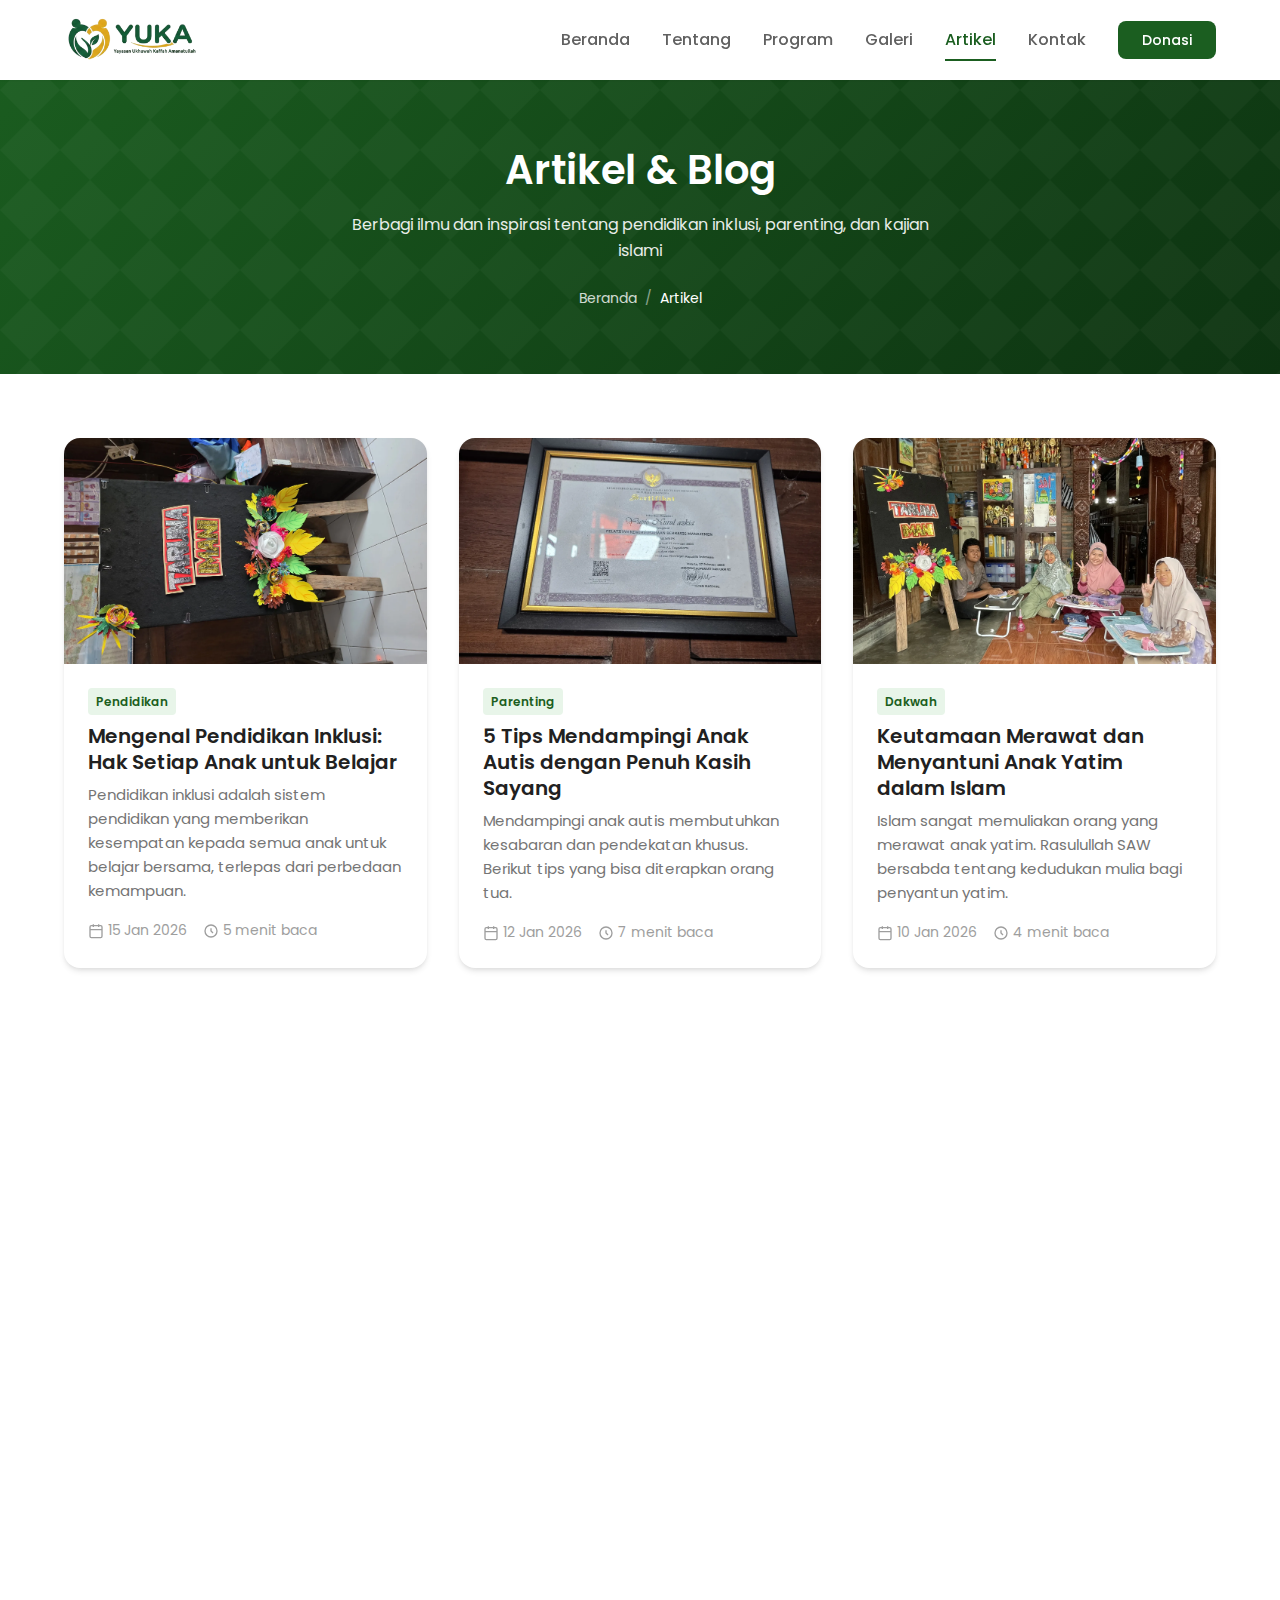
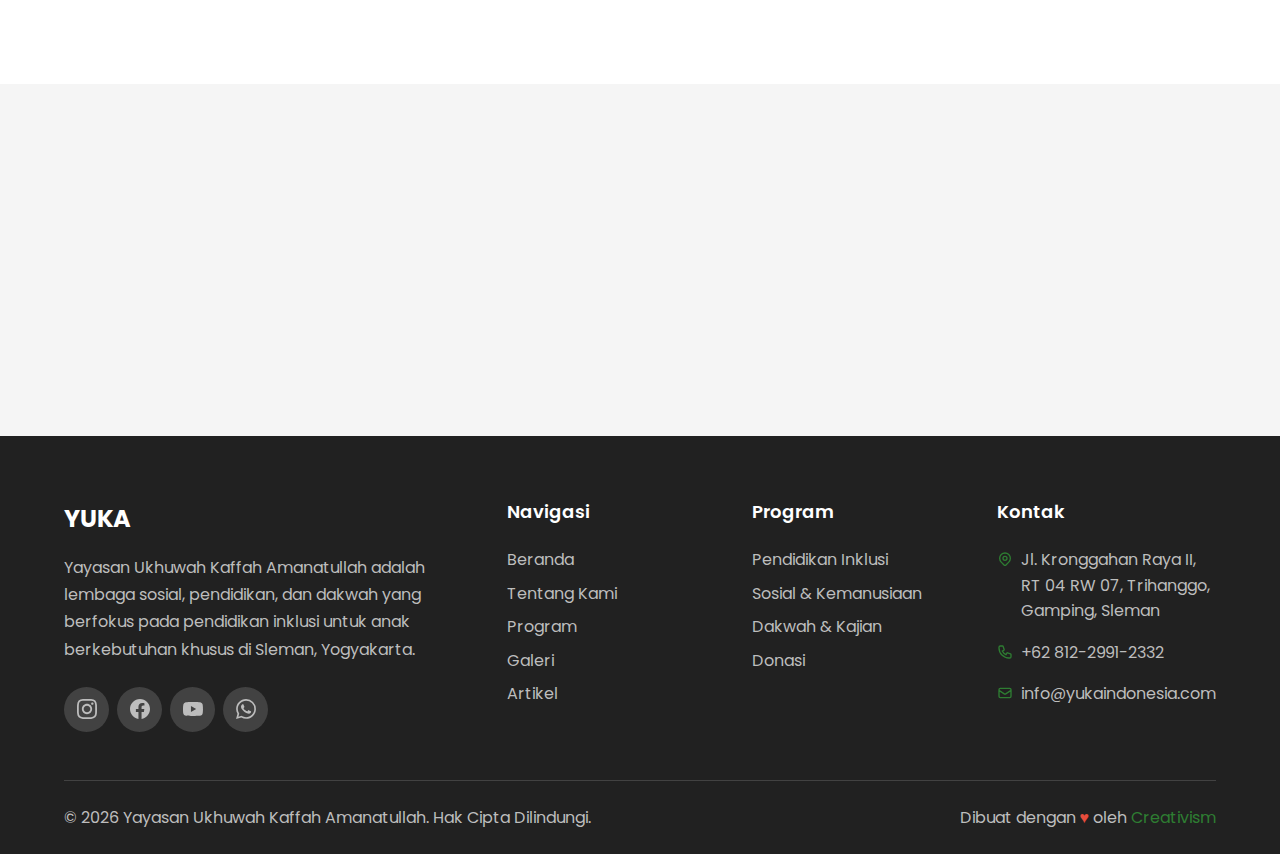
<file: blog.html>
<!DOCTYPE html>
<html lang="id">
<head>
    <meta charset="UTF-8">
    <meta name="viewport" content="width=device-width, initial-scale=1.0">
    <meta http-equiv="X-UA-Compatible" content="IE=edge">

    <!-- SEO Meta Tags -->
    <title>Artikel & Blog - YUKA | Pendidikan Inklusi & Dakwah</title>
    <meta name="description" content="Baca artikel tentang pendidikan inklusi, parenting anak berkebutuhan khusus, dan kajian islami dari YUKA - Yayasan Ukhuwah Kaffah Amanatullah.">
    <meta name="keywords" content="artikel YUKA, blog pendidikan inklusi, parenting ABK, dakwah islam, edukasi anak berkebutuhan khusus">
    <meta name="author" content="Yayasan Ukhuwah Kaffah Amanatullah">
    <meta name="robots" content="index, follow">
    <link rel="canonical" href="https://yukaindonesia.com/blog.html">

    <!-- Open Graph / Facebook -->
    <meta property="og:type" content="website">
    <meta property="og:url" content="https://yukaindonesia.com/blog.html">
    <meta property="og:title" content="Artikel & Blog - YUKA">
    <meta property="og:description" content="Artikel tentang pendidikan inklusi, parenting ABK, dan kajian islami.">
    <meta property="og:image" content="https://yukaindonesia.com/assets/images/og-image.jpg">

    <!-- Favicon -->
    <link rel="icon" type="image/x-icon" href="Icon.ico">
    <link rel="shortcut icon" type="image/x-icon" href="Icon.ico">

    <!-- Fonts -->
    <link rel="preconnect" href="https://fonts.googleapis.com">
    <link rel="preconnect" href="https://fonts.gstatic.com" crossorigin>
    <link href="https://fonts.googleapis.com/css2?family=Poppins:wght@300;400;500;600;700&family=Amiri:wght@400;700&display=swap" rel="stylesheet">

    <!-- Styles -->
    <link rel="stylesheet" href="assets/css/style.css">
</head>
<body>
    <!-- Navigation -->
    <nav class="navbar" id="navbar">
        <div class="container">
            <a href="index.html" class="navbar-brand">
                <img src="Logo/Logo.webp" alt="YUKA - Yayasan Ukhuwah Kaffah Amanatullah" class="brand-logo">
            </a>

            <div class="navbar-menu" id="navbarMenu">
                <a href="index.html">Beranda</a>
                <a href="tentang.html">Tentang</a>
                <a href="program.html">Program</a>
                <a href="galeri.html">Galeri</a>
                <a href="blog.html" class="active">Artikel</a>
                <a href="kontak.html">Kontak</a>
                <a href="donasi.html" class="btn btn-primary btn-sm">Donasi</a>
            </div>

            <button class="navbar-toggle" id="navbarToggle" aria-label="Toggle navigation">
                <span></span>
                <span></span>
                <span></span>
            </button>
        </div>
    </nav>

    <!-- Page Header -->
    <section class="page-header">
        <div class="container">
            <h1>Artikel & Blog</h1>
            <p>Berbagi ilmu dan inspirasi tentang pendidikan inklusi, parenting, dan kajian islami</p>
            <div class="breadcrumb">
                <a href="index.html">Beranda</a>
                <span class="separator">/</span>
                <span class="current">Artikel</span>
            </div>
        </div>
    </section>

    <!-- Blog Section -->
    <section class="section bg-white">
        <div class="container">
            <div class="blog-grid">
                <!-- Article 1 -->
                <article class="card blog-card animate-on-scroll">
                    <div class="card-image">
                        <img src="Dokumentasi/21 Jan 2026/20260121_115445.webp" alt="Papan nama Sekolah Inklusi Taruna Imani YUKA untuk artikel tentang pendidikan inklusi anak berkebutuhan khusus" loading="lazy">
                    </div>
                    <div class="card-body">
                        <span class="card-category">Pendidikan</span>
                        <h3 class="card-title">
                            <a href="artikel/pendidikan-inklusi.html">Mengenal Pendidikan Inklusi: Hak Setiap Anak untuk Belajar</a>
                        </h3>
                        <p class="card-text">Pendidikan inklusi adalah sistem pendidikan yang memberikan kesempatan kepada semua anak untuk belajar bersama, terlepas dari perbedaan kemampuan.</p>
                        <div class="card-meta">
                            <span>
                                <svg width="16" height="16" viewBox="0 0 24 24" fill="none" stroke="currentColor" stroke-width="2">
                                    <rect x="3" y="4" width="18" height="18" rx="2" ry="2"/>
                                    <line x1="16" y1="2" x2="16" y2="6"/>
                                    <line x1="8" y1="2" x2="8" y2="6"/>
                                    <line x1="3" y1="10" x2="21" y2="10"/>
                                </svg>
                                15 Jan 2026
                            </span>
                            <span>
                                <svg width="16" height="16" viewBox="0 0 24 24" fill="none" stroke="currentColor" stroke-width="2">
                                    <path d="M12 8v4l3 3m6-3a9 9 0 11-18 0 9 9 0 0118 0z"/>
                                </svg>
                                5 menit baca
                            </span>
                        </div>
                    </div>
                </article>

                <!-- Article 2 -->
                <article class="card blog-card animate-on-scroll">
                    <div class="card-image">
                        <img src="Dokumentasi/21 Jan 2026/20260121_115538.webp" alt="Sertifikat pelatihan pendidik YUKA untuk artikel tips mendampingi anak autis dengan kasih sayang" loading="lazy">
                    </div>
                    <div class="card-body">
                        <span class="card-category">Parenting</span>
                        <h3 class="card-title">
                            <a href="artikel/tips-mendampingi-anak-autis.html">5 Tips Mendampingi Anak Autis dengan Penuh Kasih Sayang</a>
                        </h3>
                        <p class="card-text">Mendampingi anak autis membutuhkan kesabaran dan pendekatan khusus. Berikut tips yang bisa diterapkan orang tua.</p>
                        <div class="card-meta">
                            <span>
                                <svg width="16" height="16" viewBox="0 0 24 24" fill="none" stroke="currentColor" stroke-width="2">
                                    <rect x="3" y="4" width="18" height="18" rx="2" ry="2"/>
                                    <line x1="16" y1="2" x2="16" y2="6"/>
                                    <line x1="8" y1="2" x2="8" y2="6"/>
                                    <line x1="3" y1="10" x2="21" y2="10"/>
                                </svg>
                                12 Jan 2026
                            </span>
                            <span>
                                <svg width="16" height="16" viewBox="0 0 24 24" fill="none" stroke="currentColor" stroke-width="2">
                                    <path d="M12 8v4l3 3m6-3a9 9 0 11-18 0 9 9 0 0118 0z"/>
                                </svg>
                                7 menit baca
                            </span>
                        </div>
                    </div>
                </article>

                <!-- Article 3 -->
                <article class="card blog-card animate-on-scroll">
                    <div class="card-image">
                        <img src="Dokumentasi/21 Jan 2026/IMG_8417.webp" alt="Suasana belajar di Sekolah Inklusi Taruna Imani untuk artikel keutamaan merawat anak yatim dalam Islam" loading="lazy">
                    </div>
                    <div class="card-body">
                        <span class="card-category">Dakwah</span>
                        <h3 class="card-title">
                            <a href="artikel/keutamaan-merawat-anak-yatim.html">Keutamaan Merawat dan Menyantuni Anak Yatim dalam Islam</a>
                        </h3>
                        <p class="card-text">Islam sangat memuliakan orang yang merawat anak yatim. Rasulullah SAW bersabda tentang kedudukan mulia bagi penyantun yatim.</p>
                        <div class="card-meta">
                            <span>
                                <svg width="16" height="16" viewBox="0 0 24 24" fill="none" stroke="currentColor" stroke-width="2">
                                    <rect x="3" y="4" width="18" height="18" rx="2" ry="2"/>
                                    <line x1="16" y1="2" x2="16" y2="6"/>
                                    <line x1="8" y1="2" x2="8" y2="6"/>
                                    <line x1="3" y1="10" x2="21" y2="10"/>
                                </svg>
                                10 Jan 2026
                            </span>
                            <span>
                                <svg width="16" height="16" viewBox="0 0 24 24" fill="none" stroke="currentColor" stroke-width="2">
                                    <path d="M12 8v4l3 3m6-3a9 9 0 11-18 0 9 9 0 0118 0z"/>
                                </svg>
                                4 menit baca
                            </span>
                        </div>
                    </div>
                </article>

                <!-- Article 4 -->
                <article class="card blog-card animate-on-scroll">
                    <div class="card-image">
                        <img src="Dokumentasi/21 Jan 2026/IMG_8417.webp" alt="Siswa ABK belajar di kelas modern Sekolah Inklusi Taruna Imani untuk persiapan menghadapi era AI" loading="lazy">
                    </div>
                    <div class="card-body">
                        <span class="card-category">Pendidikan</span>
                        <h3 class="card-title">
                            <a href="artikel/abk-menghadapi-era-ai.html">Mempersiapkan Anak Berkebutuhan Khusus Menghadapi Era AI</a>
                        </h3>
                        <p class="card-text">Era kecerdasan buatan membawa tantangan dan peluang baru. Bagaimana kita mempersiapkan anak-anak ABK untuk masa depan?</p>
                        <div class="card-meta">
                            <span>
                                <svg width="16" height="16" viewBox="0 0 24 24" fill="none" stroke="currentColor" stroke-width="2">
                                    <rect x="3" y="4" width="18" height="18" rx="2" ry="2"/>
                                    <line x1="16" y1="2" x2="16" y2="6"/>
                                    <line x1="8" y1="2" x2="8" y2="6"/>
                                    <line x1="3" y1="10" x2="21" y2="10"/>
                                </svg>
                                8 Jan 2026
                            </span>
                            <span>
                                <svg width="16" height="16" viewBox="0 0 24 24" fill="none" stroke="currentColor" stroke-width="2">
                                    <path d="M12 8v4l3 3m6-3a9 9 0 11-18 0 9 9 0 0118 0z"/>
                                </svg>
                                6 menit baca
                            </span>
                        </div>
                    </div>
                </article>

                <!-- Article 5 -->
                <article class="card blog-card animate-on-scroll">
                    <div class="card-image">
                        <img src="Dokumentasi/21 Jan 2026/IMG_8420.webp" alt="Kegiatan menghafal Al-Quran anak berkebutuhan khusus di YUKA untuk artikel kisah inspiratif Ilham hafiz 30 juz" loading="lazy">
                    </div>
                    <div class="card-body">
                        <span class="card-category">Inspirasi</span>
                        <h3 class="card-title">
                            <a href="artikel/kisah-ilham-hafiz.html">Kisah Ilham: Dari Anak Autis Menjadi Hafiz 30 Juz</a>
                        </h3>
                        <p class="card-text">Ilham membuktikan bahwa keterbatasan bukan penghalang untuk meraih prestasi. Kini ia hafal 30 juz dan mandiri berwirausaha.</p>
                        <div class="card-meta">
                            <span>
                                <svg width="16" height="16" viewBox="0 0 24 24" fill="none" stroke="currentColor" stroke-width="2">
                                    <rect x="3" y="4" width="18" height="18" rx="2" ry="2"/>
                                    <line x1="16" y1="2" x2="16" y2="6"/>
                                    <line x1="8" y1="2" x2="8" y2="6"/>
                                    <line x1="3" y1="10" x2="21" y2="10"/>
                                </svg>
                                5 Jan 2026
                            </span>
                            <span>
                                <svg width="16" height="16" viewBox="0 0 24 24" fill="none" stroke="currentColor" stroke-width="2">
                                    <path d="M12 8v4l3 3m6-3a9 9 0 11-18 0 9 9 0 0118 0z"/>
                                </svg>
                                8 menit baca
                            </span>
                        </div>
                    </div>
                </article>

                <!-- Article 6 -->
                <article class="card blog-card animate-on-scroll">
                    <div class="card-image">
                        <img src="Dokumentasi/21 Jan 2026/20260121_120255.webp" alt="Fasilitas pendidikan YUKA yang didukung donasi masyarakat untuk artikel transparansi pengelolaan dana" loading="lazy">
                    </div>
                    <div class="card-body">
                        <span class="card-category">Laporan</span>
                        <h3 class="card-title">
                            <a href="artikel/transparansi-donasi.html">Transparansi: Ke Mana Donasi Anda Disalurkan?</a>
                        </h3>
                        <p class="card-text">YUKA berkomitmen untuk transparansi dalam pengelolaan donasi. Berikut laporan penggunaan dana periode terbaru.</p>
                        <div class="card-meta">
                            <span>
                                <svg width="16" height="16" viewBox="0 0 24 24" fill="none" stroke="currentColor" stroke-width="2">
                                    <rect x="3" y="4" width="18" height="18" rx="2" ry="2"/>
                                    <line x1="16" y1="2" x2="16" y2="6"/>
                                    <line x1="8" y1="2" x2="8" y2="6"/>
                                    <line x1="3" y1="10" x2="21" y2="10"/>
                                </svg>
                                1 Jan 2026
                            </span>
                            <span>
                                <svg width="16" height="16" viewBox="0 0 24 24" fill="none" stroke="currentColor" stroke-width="2">
                                    <path d="M12 8v4l3 3m6-3a9 9 0 11-18 0 9 9 0 0118 0z"/>
                                </svg>
                                3 menit baca
                            </span>
                        </div>
                    </div>
                </article>
            </div>

            <!-- Pagination -->
            <div class="text-center mt-2xl animate-on-scroll">
                <p style="color: var(--gray-500);">Menampilkan 6 artikel terbaru</p>
            </div>
        </div>
    </section>

    <!-- Newsletter Section -->
    <section class="section bg-gray">
        <div class="container">
            <div class="text-center animate-on-scroll" style="max-width: 600px; margin: 0 auto;">
                <span class="subtitle text-primary">Newsletter</span>
                <h2>Dapatkan Update Terbaru</h2>
                <p style="color: var(--gray-600); margin-bottom: 2rem;">Ikuti perkembangan YUKA dan dapatkan artikel inspiratif langsung di WhatsApp Anda.</p>
                <a href="https://wa.me/6281229912332?text=Assalamualaikum,%20saya%20ingin%20berlangganan%20update%20dari%20YUKA" class="btn btn-primary btn-lg" target="_blank">
                    <svg width="20" height="20" viewBox="0 0 24 24" fill="currentColor">
                        <path d="M17.472 14.382c-.297-.149-1.758-.867-2.03-.967-.273-.099-.471-.148-.67.15-.197.297-.767.966-.94 1.164-.173.199-.347.223-.644.075-.297-.15-1.255-.463-2.39-1.475-.883-.788-1.48-1.761-1.653-2.059-.173-.297-.018-.458.13-.606.134-.133.298-.347.446-.52.149-.174.198-.298.298-.497.099-.198.05-.371-.025-.52-.075-.149-.669-1.612-.916-2.207-.242-.579-.487-.5-.669-.51-.173-.008-.371-.01-.57-.01-.198 0-.52.074-.792.372-.272.297-1.04 1.016-1.04 2.479 0 1.462 1.065 2.875 1.213 3.074.149.198 2.096 3.2 5.077 4.487.709.306 1.262.489 1.694.625.712.227 1.36.195 1.871.118.571-.085 1.758-.719 2.006-1.413.248-.694.248-1.289.173-1.413-.074-.124-.272-.198-.57-.347m-5.421 7.403h-.004a9.87 9.87 0 01-5.031-1.378l-.361-.214-3.741.982.998-3.648-.235-.374a9.86 9.86 0 01-1.51-5.26c.001-5.45 4.436-9.884 9.888-9.884 2.64 0 5.122 1.03 6.988 2.898a9.825 9.825 0 012.893 6.994c-.003 5.45-4.437 9.884-9.885 9.884m8.413-18.297A11.815 11.815 0 0012.05 0C5.495 0 .16 5.335.157 11.892c0 2.096.547 4.142 1.588 5.945L.057 24l6.305-1.654a11.882 11.882 0 005.683 1.448h.005c6.554 0 11.89-5.335 11.893-11.893a11.821 11.821 0 00-3.48-8.413z"/>
                    </svg>
                    Gabung WhatsApp Channel
                </a>
            </div>
        </div>
    </section>

    <!-- Footer -->
    <footer class="footer">
        <div class="container">
            <div class="footer-grid">
                <div class="footer-brand">
                    <div class="brand-name">YUKA</div>
                    <p>Yayasan Ukhuwah Kaffah Amanatullah adalah lembaga sosial, pendidikan, dan dakwah yang berfokus pada pendidikan inklusi untuk anak berkebutuhan khusus di Sleman, Yogyakarta.</p>
                    <div class="social-links">
                        <a href="#" aria-label="Instagram">
                            <svg width="20" height="20" viewBox="0 0 24 24" fill="currentColor">
                                <path d="M12 2.163c3.204 0 3.584.012 4.85.07 3.252.148 4.771 1.691 4.919 4.919.058 1.265.069 1.645.069 4.849 0 3.205-.012 3.584-.069 4.849-.149 3.225-1.664 4.771-4.919 4.919-1.266.058-1.644.07-4.85.07-3.204 0-3.584-.012-4.849-.07-3.26-.149-4.771-1.699-4.919-4.92-.058-1.265-.07-1.644-.07-4.849 0-3.204.013-3.583.07-4.849.149-3.227 1.664-4.771 4.919-4.919 1.266-.057 1.645-.069 4.849-.069zm0-2.163c-3.259 0-3.667.014-4.947.072-4.358.2-6.78 2.618-6.98 6.98-.059 1.281-.073 1.689-.073 4.948 0 3.259.014 3.668.072 4.948.2 4.358 2.618 6.78 6.98 6.98 1.281.058 1.689.072 4.948.072 3.259 0 3.668-.014 4.948-.072 4.354-.2 6.782-2.618 6.979-6.98.059-1.28.073-1.689.073-4.948 0-3.259-.014-3.667-.072-4.947-.196-4.354-2.617-6.78-6.979-6.98-1.281-.059-1.69-.073-4.949-.073zm0 5.838c-3.403 0-6.162 2.759-6.162 6.162s2.759 6.163 6.162 6.163 6.162-2.759 6.162-6.163c0-3.403-2.759-6.162-6.162-6.162zm0 10.162c-2.209 0-4-1.79-4-4 0-2.209 1.791-4 4-4s4 1.791 4 4c0 2.21-1.791 4-4 4zm6.406-11.845c-.796 0-1.441.645-1.441 1.44s.645 1.44 1.441 1.44c.795 0 1.439-.645 1.439-1.44s-.644-1.44-1.439-1.44z"/>
                            </svg>
                        </a>
                        <a href="#" aria-label="Facebook">
                            <svg width="20" height="20" viewBox="0 0 24 24" fill="currentColor">
                                <path d="M24 12.073c0-6.627-5.373-12-12-12s-12 5.373-12 12c0 5.99 4.388 10.954 10.125 11.854v-8.385H7.078v-3.47h3.047V9.43c0-3.007 1.792-4.669 4.533-4.669 1.312 0 2.686.235 2.686.235v2.953H15.83c-1.491 0-1.956.925-1.956 1.874v2.25h3.328l-.532 3.47h-2.796v8.385C19.612 23.027 24 18.062 24 12.073z"/>
                            </svg>
                        </a>
                        <a href="#" aria-label="YouTube">
                            <svg width="20" height="20" viewBox="0 0 24 24" fill="currentColor">
                                <path d="M23.498 6.186a3.016 3.016 0 0 0-2.122-2.136C19.505 3.545 12 3.545 12 3.545s-7.505 0-9.377.505A3.017 3.017 0 0 0 .502 6.186C0 8.07 0 12 0 12s0 3.93.502 5.814a3.016 3.016 0 0 0 2.122 2.136c1.871.505 9.376.505 9.376.505s7.505 0 9.377-.505a3.015 3.015 0 0 0 2.122-2.136C24 15.93 24 12 24 12s0-3.93-.502-5.814zM9.545 15.568V8.432L15.818 12l-6.273 3.568z"/>
                            </svg>
                        </a>
                        <a href="https://wa.me/6281229912332" aria-label="WhatsApp">
                            <svg width="20" height="20" viewBox="0 0 24 24" fill="currentColor">
                                <path d="M17.472 14.382c-.297-.149-1.758-.867-2.03-.967-.273-.099-.471-.148-.67.15-.197.297-.767.966-.94 1.164-.173.199-.347.223-.644.075-.297-.15-1.255-.463-2.39-1.475-.883-.788-1.48-1.761-1.653-2.059-.173-.297-.018-.458.13-.606.134-.133.298-.347.446-.52.149-.174.198-.298.298-.497.099-.198.05-.371-.025-.52-.075-.149-.669-1.612-.916-2.207-.242-.579-.487-.5-.669-.51-.173-.008-.371-.01-.57-.01-.198 0-.52.074-.792.372-.272.297-1.04 1.016-1.04 2.479 0 1.462 1.065 2.875 1.213 3.074.149.198 2.096 3.2 5.077 4.487.709.306 1.262.489 1.694.625.712.227 1.36.195 1.871.118.571-.085 1.758-.719 2.006-1.413.248-.694.248-1.289.173-1.413-.074-.124-.272-.198-.57-.347m-5.421 7.403h-.004a9.87 9.87 0 01-5.031-1.378l-.361-.214-3.741.982.998-3.648-.235-.374a9.86 9.86 0 01-1.51-5.26c.001-5.45 4.436-9.884 9.888-9.884 2.64 0 5.122 1.03 6.988 2.898a9.825 9.825 0 012.893 6.994c-.003 5.45-4.437 9.884-9.885 9.884m8.413-18.297A11.815 11.815 0 0012.05 0C5.495 0 .16 5.335.157 11.892c0 2.096.547 4.142 1.588 5.945L.057 24l6.305-1.654a11.882 11.882 0 005.683 1.448h.005c6.554 0 11.89-5.335 11.893-11.893a11.821 11.821 0 00-3.48-8.413z"/>
                            </svg>
                        </a>
                    </div>
                </div>
                <div>
                    <h4>Navigasi</h4>
                    <ul class="footer-links">
                        <li><a href="index.html">Beranda</a></li>
                        <li><a href="tentang.html">Tentang Kami</a></li>
                        <li><a href="program.html">Program</a></li>
                        <li><a href="galeri.html">Galeri</a></li>
                        <li><a href="blog.html">Artikel</a></li>
                    </ul>
                </div>
                <div>
                    <h4>Program</h4>
                    <ul class="footer-links">
                        <li><a href="program.html#pendidikan">Pendidikan Inklusi</a></li>
                        <li><a href="program.html#sosial">Sosial & Kemanusiaan</a></li>
                        <li><a href="program.html#dakwah">Dakwah & Kajian</a></li>
                        <li><a href="donasi.html">Donasi</a></li>
                    </ul>
                </div>
                <div>
                    <h4>Kontak</h4>
                    <ul class="footer-contact">
                        <li>
                            <svg width="16" height="16" viewBox="0 0 24 24" fill="none" stroke="currentColor" stroke-width="2">
                                <path d="M17.657 16.657L13.414 20.9a1.998 1.998 0 01-2.827 0l-4.244-4.243a8 8 0 1111.314 0z"/>
                                <path d="M15 11a3 3 0 11-6 0 3 3 0 016 0z"/>
                            </svg>
                            <span>Jl. Kronggahan Raya II, RT 04 RW 07, Trihanggo, Gamping, Sleman</span>
                        </li>
                        <li>
                            <svg width="16" height="16" viewBox="0 0 24 24" fill="none" stroke="currentColor" stroke-width="2">
                                <path d="M3 5a2 2 0 012-2h3.28a1 1 0 01.948.684l1.498 4.493a1 1 0 01-.502 1.21l-2.257 1.13a11.042 11.042 0 005.516 5.516l1.13-2.257a1 1 0 011.21-.502l4.493 1.498a1 1 0 01.684.949V19a2 2 0 01-2 2h-1C9.716 21 3 14.284 3 6V5z"/>
                            </svg>
                            <span>+62 812-2991-2332</span>
                        </li>
                        <li>
                            <svg width="16" height="16" viewBox="0 0 24 24" fill="none" stroke="currentColor" stroke-width="2">
                                <path d="M3 8l7.89 5.26a2 2 0 002.22 0L21 8M5 19h14a2 2 0 002-2V7a2 2 0 00-2-2H5a2 2 0 00-2 2v10a2 2 0 002 2z"/>
                            </svg>
                            <span>info@yukaindonesia.com</span>
                        </li>
                    </ul>
                </div>
            </div>
            <div class="footer-bottom">
                <p>&copy; 2026 Yayasan Ukhuwah Kaffah Amanatullah. Hak Cipta Dilindungi.</p>
                <p>Dibuat dengan <span style="color: #e74c3c;">&hearts;</span> oleh <a href="https://creativism.id" target="_blank">Creativism</a></p>
            </div>
        </div>
    </footer>

    <!-- JavaScript -->
    <script src="assets/js/main.js"></script>
</body>
</html>
</file>
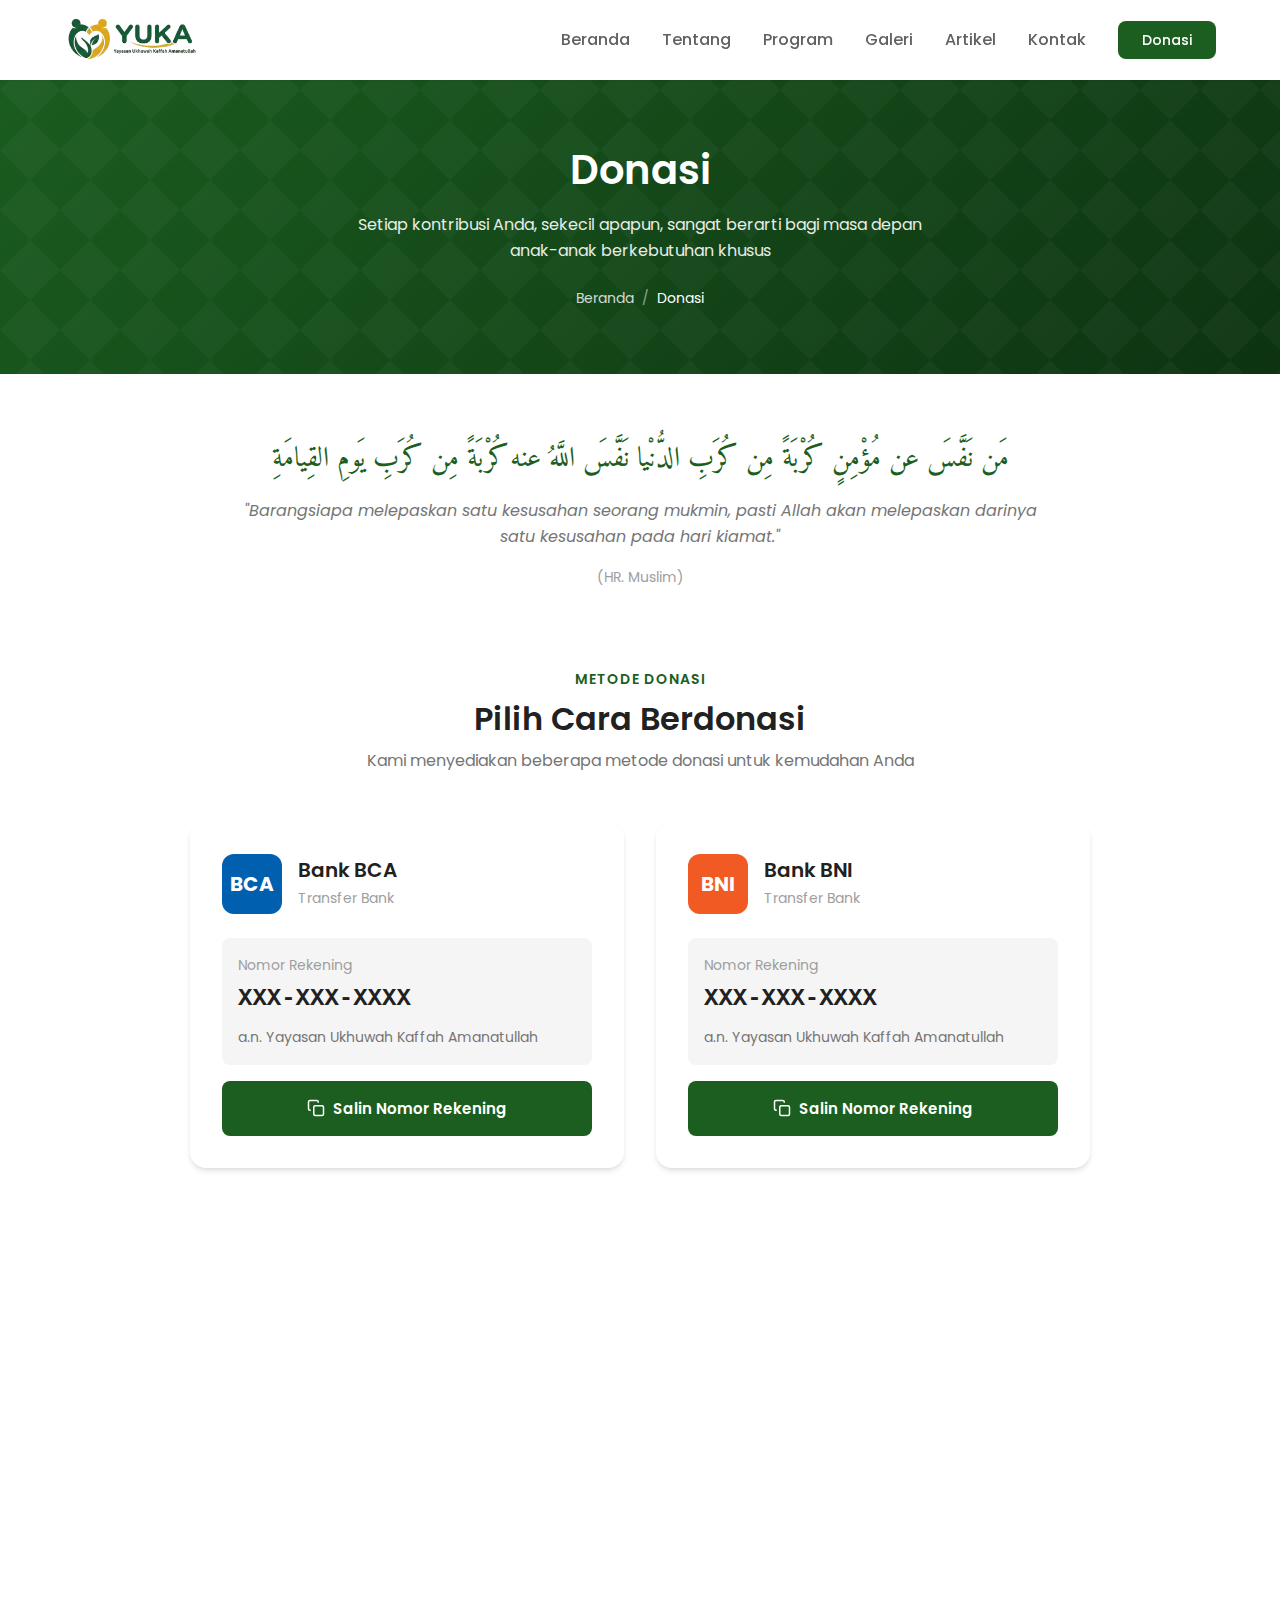
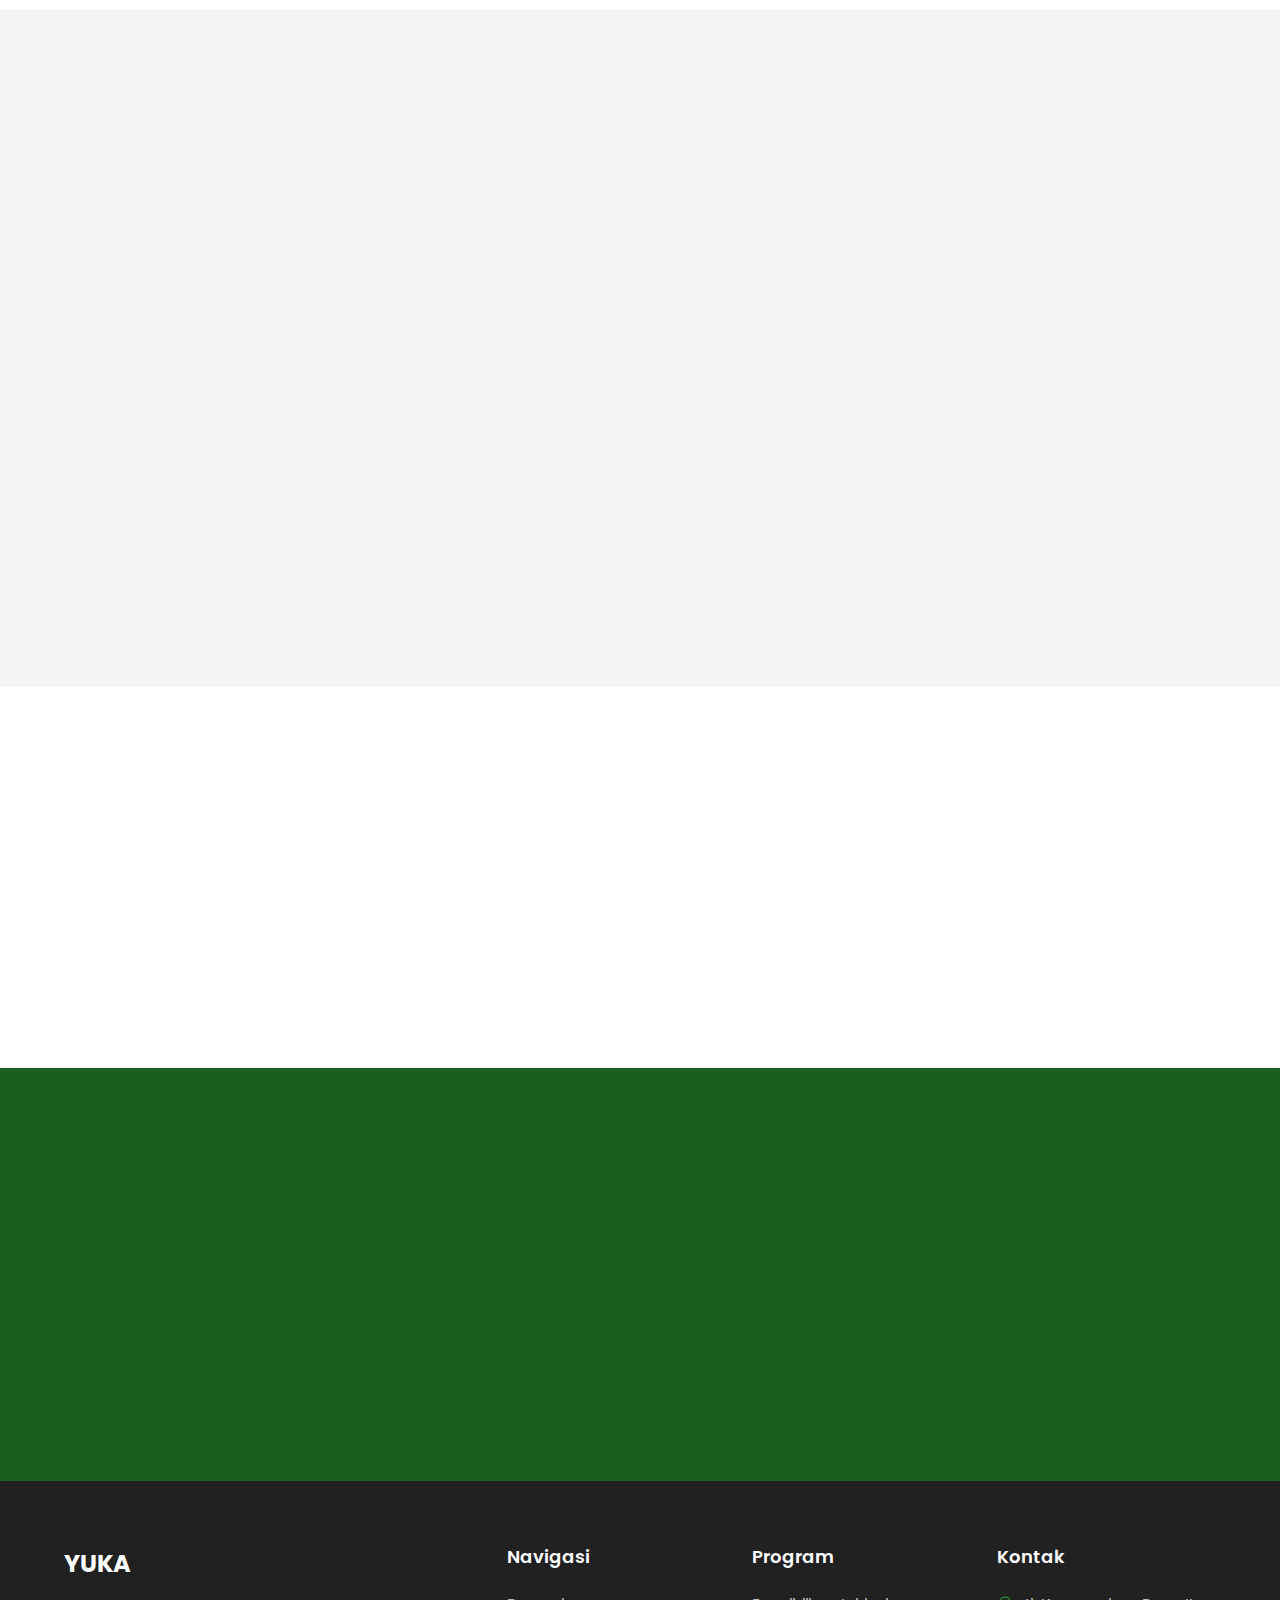
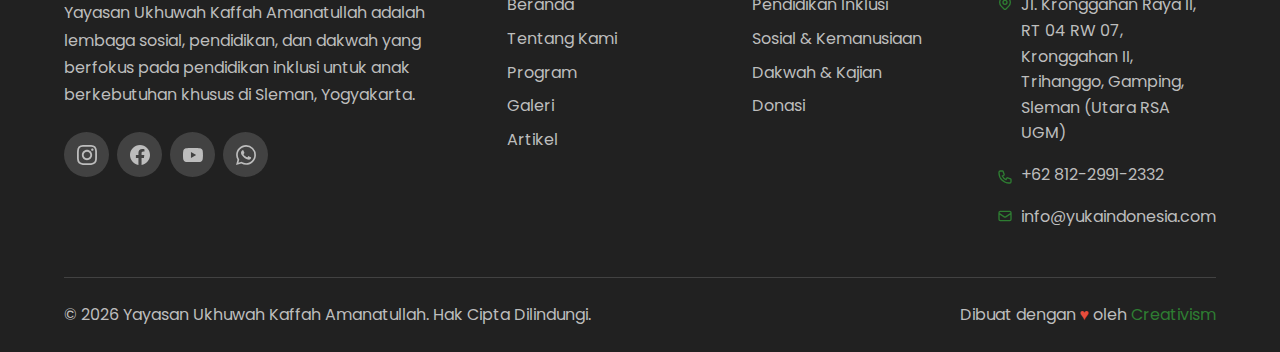
<file: donasi.html>
<!DOCTYPE html>
<html lang="id">
<head>
    <meta charset="UTF-8">
    <meta name="viewport" content="width=device-width, initial-scale=1.0">
    <meta http-equiv="X-UA-Compatible" content="IE=edge">

    <!-- SEO Meta Tags -->
    <title>Donasi - YUKA | Bantu Anak Berkebutuhan Khusus</title>
    <meta name="description" content="Salurkan donasi Anda untuk membantu pendidikan anak-anak berkebutuhan khusus di YUKA. Setiap kontribusi sangat berarti untuk masa depan mereka.">
    <meta name="keywords" content="donasi YUKA, donasi anak berkebutuhan khusus, sedekah pendidikan, zakat yayasan, infaq Yogyakarta">
    <meta name="author" content="Yayasan Ukhuwah Kaffah Amanatullah">
    <meta name="robots" content="index, follow">
    <link rel="canonical" href="https://yukaindonesia.com/donasi.html">

    <!-- Open Graph / Facebook -->
    <meta property="og:type" content="website">
    <meta property="og:url" content="https://yukaindonesia.com/donasi.html">
    <meta property="og:title" content="Donasi - YUKA | Bantu Anak Berkebutuhan Khusus">
    <meta property="og:description" content="Salurkan donasi Anda untuk membantu pendidikan anak-anak berkebutuhan khusus.">
    <meta property="og:image" content="https://yukaindonesia.com/assets/images/og-image.jpg">

    <!-- Favicon -->
    <link rel="icon" type="image/x-icon" href="Icon.ico">
    <link rel="shortcut icon" type="image/x-icon" href="Icon.ico">

    <!-- Fonts -->
    <link rel="preconnect" href="https://fonts.googleapis.com">
    <link rel="preconnect" href="https://fonts.gstatic.com" crossorigin>
    <link href="https://fonts.googleapis.com/css2?family=Poppins:wght@300;400;500;600;700&family=Amiri:wght@400;700&display=swap" rel="stylesheet">

    <!-- Styles -->
    <link rel="stylesheet" href="assets/css/style.css">
</head>
<body>
    <!-- Navigation -->
    <nav class="navbar" id="navbar">
        <div class="container">
            <a href="index.html" class="navbar-brand">
                <img src="Logo/Logo.webp" alt="YUKA - Yayasan Ukhuwah Kaffah Amanatullah" class="brand-logo">
            </a>

            <div class="navbar-menu" id="navbarMenu">
                <a href="index.html">Beranda</a>
                <a href="tentang.html">Tentang</a>
                <a href="program.html">Program</a>
                <a href="galeri.html">Galeri</a>
                <a href="blog.html">Artikel</a>
                <a href="kontak.html">Kontak</a>
                <a href="donasi.html" class="btn btn-primary btn-sm active">Donasi</a>
            </div>

            <button class="navbar-toggle" id="navbarToggle" aria-label="Toggle navigation">
                <span></span>
                <span></span>
                <span></span>
            </button>
        </div>
    </nav>

    <!-- Page Header -->
    <section class="page-header">
        <div class="container">
            <h1>Donasi</h1>
            <p>Setiap kontribusi Anda, sekecil apapun, sangat berarti bagi masa depan anak-anak berkebutuhan khusus</p>
            <div class="breadcrumb">
                <a href="index.html">Beranda</a>
                <span class="separator">/</span>
                <span class="current">Donasi</span>
            </div>
        </div>
    </section>

    <!-- Hadith Section -->
    <section class="section bg-white" style="padding-bottom: 0;">
        <div class="container">
            <div class="text-center animate-on-scroll" style="max-width: 800px; margin: 0 auto;">
                <p class="text-arabic" style="font-size: 1.75rem; color: var(--primary); margin-bottom: 1rem;">
                    مَن نَفَّسَ عن مُؤْمِنٍ كُرْبَةً مِن كُرَبِ الدُّنْيا نَفَّسَ اللَّهُ عنه كُرْبَةً مِن كُرَبِ يَومِ القِيامَةِ
                </p>
                <p style="color: var(--gray-600); font-style: italic;">
                    "Barangsiapa melepaskan satu kesusahan seorang mukmin, pasti Allah akan melepaskan darinya satu kesusahan pada hari kiamat."
                </p>
                <p style="color: var(--gray-500); font-size: 0.875rem;">
                    (HR. Muslim)
                </p>
            </div>
        </div>
    </section>

    <!-- Donation Methods -->
    <section class="section bg-white">
        <div class="container">
            <div class="section-header animate-on-scroll">
                <span class="subtitle">Metode Donasi</span>
                <h2>Pilih Cara Berdonasi</h2>
                <p>Kami menyediakan beberapa metode donasi untuk kemudahan Anda</p>
            </div>

            <div class="programs-grid" style="grid-template-columns: repeat(2, 1fr); max-width: 900px; margin: 0 auto;">
                <!-- Bank BCA -->
                <div class="card animate-on-scroll" style="padding: 2rem;">
                    <div class="d-flex align-center gap-md mb-lg">
                        <div style="width: 60px; height: 60px; background: #0060AF; border-radius: 12px; display: flex; align-items: center; justify-content: center;">
                            <span style="color: white; font-weight: bold; font-size: 1.25rem;">BCA</span>
                        </div>
                        <div>
                            <h4 style="margin-bottom: 0.25rem;">Bank BCA</h4>
                            <p style="margin-bottom: 0; color: var(--gray-500); font-size: 0.875rem;">Transfer Bank</p>
                        </div>
                    </div>
                    <div style="background: var(--gray-100); padding: 1rem; border-radius: 8px; margin-bottom: 1rem;">
                        <p style="margin-bottom: 0.25rem; color: var(--gray-500); font-size: 0.875rem;">Nomor Rekening</p>
                        <p style="margin-bottom: 0.5rem; font-size: 1.5rem; font-weight: 700; font-family: monospace; color: var(--gray-900);">XXX-XXX-XXXX</p>
                        <p style="margin-bottom: 0; color: var(--gray-600); font-size: 0.875rem;">a.n. Yayasan Ukhuwah Kaffah Amanatullah</p>
                    </div>
                    <button class="btn btn-primary w-100" onclick="copyToClipboard('XXXXXXXXXX')">
                        <svg width="18" height="18" viewBox="0 0 24 24" fill="none" stroke="currentColor" stroke-width="2">
                            <rect x="9" y="9" width="13" height="13" rx="2" ry="2"/>
                            <path d="M5 15H4a2 2 0 01-2-2V4a2 2 0 012-2h9a2 2 0 012 2v1"/>
                        </svg>
                        Salin Nomor Rekening
                    </button>
                </div>

                <!-- Bank BNI -->
                <div class="card animate-on-scroll" style="padding: 2rem;">
                    <div class="d-flex align-center gap-md mb-lg">
                        <div style="width: 60px; height: 60px; background: #F15A22; border-radius: 12px; display: flex; align-items: center; justify-content: center;">
                            <span style="color: white; font-weight: bold; font-size: 1.25rem;">BNI</span>
                        </div>
                        <div>
                            <h4 style="margin-bottom: 0.25rem;">Bank BNI</h4>
                            <p style="margin-bottom: 0; color: var(--gray-500); font-size: 0.875rem;">Transfer Bank</p>
                        </div>
                    </div>
                    <div style="background: var(--gray-100); padding: 1rem; border-radius: 8px; margin-bottom: 1rem;">
                        <p style="margin-bottom: 0.25rem; color: var(--gray-500); font-size: 0.875rem;">Nomor Rekening</p>
                        <p style="margin-bottom: 0.5rem; font-size: 1.5rem; font-weight: 700; font-family: monospace; color: var(--gray-900);">XXX-XXX-XXXX</p>
                        <p style="margin-bottom: 0; color: var(--gray-600); font-size: 0.875rem;">a.n. Yayasan Ukhuwah Kaffah Amanatullah</p>
                    </div>
                    <button class="btn btn-primary w-100" onclick="copyToClipboard('XXXXXXXXXX')">
                        <svg width="18" height="18" viewBox="0 0 24 24" fill="none" stroke="currentColor" stroke-width="2">
                            <rect x="9" y="9" width="13" height="13" rx="2" ry="2"/>
                            <path d="M5 15H4a2 2 0 01-2-2V4a2 2 0 012-2h9a2 2 0 012 2v1"/>
                        </svg>
                        Salin Nomor Rekening
                    </button>
                </div>

                <!-- Bank Mandiri -->
                <div class="card animate-on-scroll" style="padding: 2rem;">
                    <div class="d-flex align-center gap-md mb-lg">
                        <div style="width: 60px; height: 60px; background: #003366; border-radius: 12px; display: flex; align-items: center; justify-content: center;">
                            <span style="color: #FFCC00; font-weight: bold; font-size: 0.75rem;">MANDIRI</span>
                        </div>
                        <div>
                            <h4 style="margin-bottom: 0.25rem;">Bank Mandiri</h4>
                            <p style="margin-bottom: 0; color: var(--gray-500); font-size: 0.875rem;">Transfer Bank</p>
                        </div>
                    </div>
                    <div style="background: var(--gray-100); padding: 1rem; border-radius: 8px; margin-bottom: 1rem;">
                        <p style="margin-bottom: 0.25rem; color: var(--gray-500); font-size: 0.875rem;">Nomor Rekening</p>
                        <p style="margin-bottom: 0.5rem; font-size: 1.5rem; font-weight: 700; font-family: monospace; color: var(--gray-900);">XXX-XXX-XXX-XXX</p>
                        <p style="margin-bottom: 0; color: var(--gray-600); font-size: 0.875rem;">a.n. Yayasan Ukhuwah Kaffah Amanatullah</p>
                    </div>
                    <button class="btn btn-primary w-100" onclick="copyToClipboard('XXXXXXXXXXXX')">
                        <svg width="18" height="18" viewBox="0 0 24 24" fill="none" stroke="currentColor" stroke-width="2">
                            <rect x="9" y="9" width="13" height="13" rx="2" ry="2"/>
                            <path d="M5 15H4a2 2 0 01-2-2V4a2 2 0 012-2h9a2 2 0 012 2v1"/>
                        </svg>
                        Salin Nomor Rekening
                    </button>
                </div>

                <!-- E-Wallet -->
                <div class="card animate-on-scroll" style="padding: 2rem;">
                    <div class="d-flex align-center gap-md mb-lg">
                        <div style="width: 60px; height: 60px; background: linear-gradient(135deg, #00D4AA, #00A67E); border-radius: 12px; display: flex; align-items: center; justify-content: center;">
                            <svg width="28" height="28" viewBox="0 0 24 24" fill="none" stroke="white" stroke-width="2">
                                <rect x="1" y="4" width="22" height="16" rx="2" ry="2"/>
                                <line x1="1" y1="10" x2="23" y2="10"/>
                            </svg>
                        </div>
                        <div>
                            <h4 style="margin-bottom: 0.25rem;">E-Wallet</h4>
                            <p style="margin-bottom: 0; color: var(--gray-500); font-size: 0.875rem;">GoPay / OVO / DANA</p>
                        </div>
                    </div>
                    <div style="background: var(--gray-100); padding: 1rem; border-radius: 8px; margin-bottom: 1rem;">
                        <p style="margin-bottom: 0.25rem; color: var(--gray-500); font-size: 0.875rem;">Nomor</p>
                        <p style="margin-bottom: 0.5rem; font-size: 1.5rem; font-weight: 700; font-family: monospace; color: var(--gray-900);">XXXX-XXXX-XXXX</p>
                        <p style="margin-bottom: 0; color: var(--gray-600); font-size: 0.875rem;">a.n. YUKA</p>
                    </div>
                    <button class="btn btn-primary w-100" onclick="copyToClipboard('XXXXXXXXXXXX')">
                        <svg width="18" height="18" viewBox="0 0 24 24" fill="none" stroke="currentColor" stroke-width="2">
                            <rect x="9" y="9" width="13" height="13" rx="2" ry="2"/>
                            <path d="M5 15H4a2 2 0 01-2-2V4a2 2 0 012-2h9a2 2 0 012 2v1"/>
                        </svg>
                        Salin Nomor
                    </button>
                </div>
            </div>
        </div>
    </section>

    <!-- Donation Usage -->
    <section class="section bg-gray">
        <div class="container">
            <div class="section-header animate-on-scroll">
                <span class="subtitle">Alokasi Donasi</span>
                <h2>Ke Mana Donasi Anda Disalurkan?</h2>
                <p>Kami berkomitmen untuk transparansi dalam pengelolaan dana donasi</p>
            </div>

            <div class="programs-grid">
                <div class="feature-card animate-on-scroll">
                    <div class="icon">
                        <svg width="28" height="28" viewBox="0 0 24 24" fill="none" stroke="currentColor" stroke-width="2">
                            <path d="M12 14l9-5-9-5-9 5 9 5z"/>
                            <path d="M12 14l6.16-3.422a12.083 12.083 0 01.665 6.479A11.952 11.952 0 0012 20.055a11.952 11.952 0 00-6.824-2.998 12.078 12.078 0 01.665-6.479L12 14z"/>
                        </svg>
                    </div>
                    <div>
                        <h4>Operasional Pendidikan</h4>
                        <p>Gaji guru, perlengkapan sekolah, dan kebutuhan belajar mengajar anak-anak.</p>
                    </div>
                </div>
                <div class="feature-card animate-on-scroll">
                    <div class="icon">
                        <svg width="28" height="28" viewBox="0 0 24 24" fill="none" stroke="currentColor" stroke-width="2">
                            <path d="M3 3h18v18H3zM21 9H3M9 21V9"/>
                        </svg>
                    </div>
                    <div>
                        <h4>Kebutuhan Pokok</h4>
                        <p>Beras, makan, dan kebutuhan sehari-hari anak-anak asuhan.</p>
                    </div>
                </div>
                <div class="feature-card animate-on-scroll">
                    <div class="icon">
                        <svg width="28" height="28" viewBox="0 0 24 24" fill="none" stroke="currentColor" stroke-width="2">
                            <path d="M19 21V5a2 2 0 00-2-2H7a2 2 0 00-2 2v16m14 0h2m-2 0h-5m-9 0H3m2 0h5M9 7h1m-1 4h1m4-4h1m-1 4h1m-5 10v-5a1 1 0 011-1h2a1 1 0 011 1v5m-4 0h4"/>
                        </svg>
                    </div>
                    <div>
                        <h4>Pengembangan Fasilitas</h4>
                        <p>Perbaikan dan pengembangan fasilitas belajar dan tempat tinggal.</p>
                    </div>
                </div>
                <div class="feature-card animate-on-scroll">
                    <div class="icon">
                        <svg width="28" height="28" viewBox="0 0 24 24" fill="none" stroke="currentColor" stroke-width="2">
                            <path d="M4.318 6.318a4.5 4.5 0 000 6.364L12 20.364l7.682-7.682a4.5 4.5 0 00-6.364-6.364L12 7.636l-1.318-1.318a4.5 4.5 0 00-6.364 0z"/>
                        </svg>
                    </div>
                    <div>
                        <h4>Kesehatan & Kesejahteraan</h4>
                        <p>Pemeriksaan kesehatan rutin dan kebutuhan kesejahteraan anak.</p>
                    </div>
                </div>
                <div class="feature-card animate-on-scroll">
                    <div class="icon">
                        <svg width="28" height="28" viewBox="0 0 24 24" fill="none" stroke="currentColor" stroke-width="2">
                            <path d="M12 6.253v13m0-13C10.832 5.477 9.246 5 7.5 5S4.168 5.477 3 6.253v13C4.168 18.477 5.754 18 7.5 18s3.332.477 4.5 1.253m0-13C13.168 5.477 14.754 5 16.5 5c1.747 0 3.332.477 4.5 1.253v13C19.832 18.477 18.247 18 16.5 18c-1.746 0-3.332.477-4.5 1.253"/>
                        </svg>
                    </div>
                    <div>
                        <h4>Program Dakwah</h4>
                        <p>Kegiatan pengajian, tahfiz, dan program keislaman lainnya.</p>
                    </div>
                </div>
                <div class="feature-card animate-on-scroll">
                    <div class="icon">
                        <svg width="28" height="28" viewBox="0 0 24 24" fill="none" stroke="currentColor" stroke-width="2">
                            <path d="M21 12a9 9 0 01-9 9m9-9a9 9 0 00-9-9m9 9H3m9 9a9 9 0 01-9-9m9 9c1.657 0 3-4.03 3-9s-1.343-9-3-9m0 18c-1.657 0-3-4.03-3-9s1.343-9 3-9m-9 9a9 9 0 019-9"/>
                        </svg>
                    </div>
                    <div>
                        <h4>Beasiswa Pendidikan Tinggi</h4>
                        <p>Dana persiapan kuliah untuk anak-anak yang berprestasi.</p>
                    </div>
                </div>
            </div>
        </div>
    </section>

    <!-- Confirmation -->
    <section class="section bg-white">
        <div class="container">
            <div class="section-header animate-on-scroll">
                <span class="subtitle">Konfirmasi Donasi</span>
                <h2>Sudah Berdonasi?</h2>
                <p>Silakan konfirmasi donasi Anda agar kami dapat mencatat dan menyampaikan ucapan terima kasih</p>
            </div>

            <div class="text-center animate-on-scroll">
                <a href="https://wa.me/6281229912332?text=Assalamualaikum,%20saya%20ingin%20konfirmasi%20donasi%20ke%20YUKA.%0A%0ANama:%20%0AJumlah:%20%0ABank:%20%0ATanggal:" class="btn btn-primary btn-lg" target="_blank">
                    <svg width="20" height="20" viewBox="0 0 24 24" fill="currentColor">
                        <path d="M17.472 14.382c-.297-.149-1.758-.867-2.03-.967-.273-.099-.471-.148-.67.15-.197.297-.767.966-.94 1.164-.173.199-.347.223-.644.075-.297-.15-1.255-.463-2.39-1.475-.883-.788-1.48-1.761-1.653-2.059-.173-.297-.018-.458.13-.606.134-.133.298-.347.446-.52.149-.174.198-.298.298-.497.099-.198.05-.371-.025-.52-.075-.149-.669-1.612-.916-2.207-.242-.579-.487-.5-.669-.51-.173-.008-.371-.01-.57-.01-.198 0-.52.074-.792.372-.272.297-1.04 1.016-1.04 2.479 0 1.462 1.065 2.875 1.213 3.074.149.198 2.096 3.2 5.077 4.487.709.306 1.262.489 1.694.625.712.227 1.36.195 1.871.118.571-.085 1.758-.719 2.006-1.413.248-.694.248-1.289.173-1.413-.074-.124-.272-.198-.57-.347m-5.421 7.403h-.004a9.87 9.87 0 01-5.031-1.378l-.361-.214-3.741.982.998-3.648-.235-.374a9.86 9.86 0 01-1.51-5.26c.001-5.45 4.436-9.884 9.888-9.884 2.64 0 5.122 1.03 6.988 2.898a9.825 9.825 0 012.893 6.994c-.003 5.45-4.437 9.884-9.885 9.884m8.413-18.297A11.815 11.815 0 0012.05 0C5.495 0 .16 5.335.157 11.892c0 2.096.547 4.142 1.588 5.945L.057 24l6.305-1.654a11.882 11.882 0 005.683 1.448h.005c6.554 0 11.89-5.335 11.893-11.893a11.821 11.821 0 00-3.48-8.413z"/>
                    </svg>
                    Konfirmasi via WhatsApp
                </a>
            </div>
        </div>
    </section>

    <!-- Trust Badges -->
    <section class="section bg-primary">
        <div class="container">
            <div class="section-header animate-on-scroll">
                <span class="subtitle" style="color: var(--secondary);">Jaminan Kami</span>
                <h2 style="color: var(--white);">Mengapa Berdonasi di YUKA?</h2>
            </div>
            <div class="programs-grid" style="grid-template-columns: repeat(4, 1fr);">
                <div class="text-center animate-on-scroll" style="color: white;">
                    <div style="width: 70px; height: 70px; background: rgba(255,255,255,0.2); border-radius: 50%; display: flex; align-items: center; justify-content: center; margin: 0 auto 1rem;">
                        <svg width="32" height="32" viewBox="0 0 24 24" fill="none" stroke="currentColor" stroke-width="2">
                            <path d="M9 12l2 2 4-4m5.618-4.016A11.955 11.955 0 0112 2.944a11.955 11.955 0 01-8.618 3.04A12.02 12.02 0 003 9c0 5.591 3.824 10.29 9 11.622 5.176-1.332 9-6.03 9-11.622 0-1.042-.133-2.052-.382-3.016z"/>
                        </svg>
                    </div>
                    <h4 style="color: white; margin-bottom: 0.5rem;">Terdaftar Resmi</h4>
                    <p style="color: rgba(255,255,255,0.8); font-size: 0.875rem; margin-bottom: 0;">Yayasan legal dengan izin resmi pemerintah</p>
                </div>
                <div class="text-center animate-on-scroll" style="color: white;">
                    <div style="width: 70px; height: 70px; background: rgba(255,255,255,0.2); border-radius: 50%; display: flex; align-items: center; justify-content: center; margin: 0 auto 1rem;">
                        <svg width="32" height="32" viewBox="0 0 24 24" fill="none" stroke="currentColor" stroke-width="2">
                            <path d="M15 12a3 3 0 11-6 0 3 3 0 016 0z"/>
                            <path d="M2.458 12C3.732 7.943 7.523 5 12 5c4.478 0 8.268 2.943 9.542 7-1.274 4.057-5.064 7-9.542 7-4.477 0-8.268-2.943-9.542-7z"/>
                        </svg>
                    </div>
                    <h4 style="color: white; margin-bottom: 0.5rem;">Transparan</h4>
                    <p style="color: rgba(255,255,255,0.8); font-size: 0.875rem; margin-bottom: 0;">Laporan penggunaan dana secara berkala</p>
                </div>
                <div class="text-center animate-on-scroll" style="color: white;">
                    <div style="width: 70px; height: 70px; background: rgba(255,255,255,0.2); border-radius: 50%; display: flex; align-items: center; justify-content: center; margin: 0 auto 1rem;">
                        <svg width="32" height="32" viewBox="0 0 24 24" fill="none" stroke="currentColor" stroke-width="2">
                            <path d="M12 8c-1.657 0-3 .895-3 2s1.343 2 3 2 3 .895 3 2-1.343 2-3 2m0-8c1.11 0 2.08.402 2.599 1M12 8V7m0 1v8m0 0v1m0-1c-1.11 0-2.08-.402-2.599-1M21 12a9 9 0 11-18 0 9 9 0 0118 0z"/>
                        </svg>
                    </div>
                    <h4 style="color: white; margin-bottom: 0.5rem;">Tepat Sasaran</h4>
                    <p style="color: rgba(255,255,255,0.8); font-size: 0.875rem; margin-bottom: 0;">100% donasi untuk kebutuhan anak-anak</p>
                </div>
                <div class="text-center animate-on-scroll" style="color: white;">
                    <div style="width: 70px; height: 70px; background: rgba(255,255,255,0.2); border-radius: 50%; display: flex; align-items: center; justify-content: center; margin: 0 auto 1rem;">
                        <svg width="32" height="32" viewBox="0 0 24 24" fill="none" stroke="currentColor" stroke-width="2">
                            <path d="M4.318 6.318a4.5 4.5 0 000 6.364L12 20.364l7.682-7.682a4.5 4.5 0 00-6.364-6.364L12 7.636l-1.318-1.318a4.5 4.5 0 00-6.364 0z"/>
                        </svg>
                    </div>
                    <h4 style="color: white; margin-bottom: 0.5rem;">Berdampak Nyata</h4>
                    <p style="color: rgba(255,255,255,0.8); font-size: 0.875rem; margin-bottom: 0;">Kisah sukses alumni yang mandiri</p>
                </div>
            </div>
        </div>
    </section>

    <!-- Footer -->
    <footer class="footer">
        <div class="container">
            <div class="footer-grid">
                <div class="footer-brand">
                    <div class="brand-name">YUKA</div>
                    <p>Yayasan Ukhuwah Kaffah Amanatullah adalah lembaga sosial, pendidikan, dan dakwah yang berfokus pada pendidikan inklusi untuk anak berkebutuhan khusus di Sleman, Yogyakarta.</p>
                    <div class="social-links">
                        <a href="#" aria-label="Instagram">
                            <svg width="20" height="20" viewBox="0 0 24 24" fill="currentColor">
                                <path d="M12 2.163c3.204 0 3.584.012 4.85.07 3.252.148 4.771 1.691 4.919 4.919.058 1.265.069 1.645.069 4.849 0 3.205-.012 3.584-.069 4.849-.149 3.225-1.664 4.771-4.919 4.919-1.266.058-1.644.07-4.85.07-3.204 0-3.584-.012-4.849-.07-3.26-.149-4.771-1.699-4.919-4.92-.058-1.265-.07-1.644-.07-4.849 0-3.204.013-3.583.07-4.849.149-3.227 1.664-4.771 4.919-4.919 1.266-.057 1.645-.069 4.849-.069zm0-2.163c-3.259 0-3.667.014-4.947.072-4.358.2-6.78 2.618-6.98 6.98-.059 1.281-.073 1.689-.073 4.948 0 3.259.014 3.668.072 4.948.2 4.358 2.618 6.78 6.98 6.98 1.281.058 1.689.072 4.948.072 3.259 0 3.668-.014 4.948-.072 4.354-.2 6.782-2.618 6.979-6.98.059-1.28.073-1.689.073-4.948 0-3.259-.014-3.667-.072-4.947-.196-4.354-2.617-6.78-6.979-6.98-1.281-.059-1.69-.073-4.949-.073zm0 5.838c-3.403 0-6.162 2.759-6.162 6.162s2.759 6.163 6.162 6.163 6.162-2.759 6.162-6.163c0-3.403-2.759-6.162-6.162-6.162zm0 10.162c-2.209 0-4-1.79-4-4 0-2.209 1.791-4 4-4s4 1.791 4 4c0 2.21-1.791 4-4 4zm6.406-11.845c-.796 0-1.441.645-1.441 1.44s.645 1.44 1.441 1.44c.795 0 1.439-.645 1.439-1.44s-.644-1.44-1.439-1.44z"/>
                            </svg>
                        </a>
                        <a href="#" aria-label="Facebook">
                            <svg width="20" height="20" viewBox="0 0 24 24" fill="currentColor">
                                <path d="M24 12.073c0-6.627-5.373-12-12-12s-12 5.373-12 12c0 5.99 4.388 10.954 10.125 11.854v-8.385H7.078v-3.47h3.047V9.43c0-3.007 1.792-4.669 4.533-4.669 1.312 0 2.686.235 2.686.235v2.953H15.83c-1.491 0-1.956.925-1.956 1.874v2.25h3.328l-.532 3.47h-2.796v8.385C19.612 23.027 24 18.062 24 12.073z"/>
                            </svg>
                        </a>
                        <a href="#" aria-label="YouTube">
                            <svg width="20" height="20" viewBox="0 0 24 24" fill="currentColor">
                                <path d="M23.498 6.186a3.016 3.016 0 0 0-2.122-2.136C19.505 3.545 12 3.545 12 3.545s-7.505 0-9.377.505A3.017 3.017 0 0 0 .502 6.186C0 8.07 0 12 0 12s0 3.93.502 5.814a3.016 3.016 0 0 0 2.122 2.136c1.871.505 9.376.505 9.376.505s7.505 0 9.377-.505a3.015 3.015 0 0 0 2.122-2.136C24 15.93 24 12 24 12s0-3.93-.502-5.814zM9.545 15.568V8.432L15.818 12l-6.273 3.568z"/>
                            </svg>
                        </a>
                        <a href="https://wa.me/6281229912332" aria-label="WhatsApp">
                            <svg width="20" height="20" viewBox="0 0 24 24" fill="currentColor">
                                <path d="M17.472 14.382c-.297-.149-1.758-.867-2.03-.967-.273-.099-.471-.148-.67.15-.197.297-.767.966-.94 1.164-.173.199-.347.223-.644.075-.297-.15-1.255-.463-2.39-1.475-.883-.788-1.48-1.761-1.653-2.059-.173-.297-.018-.458.13-.606.134-.133.298-.347.446-.52.149-.174.198-.298.298-.497.099-.198.05-.371-.025-.52-.075-.149-.669-1.612-.916-2.207-.242-.579-.487-.5-.669-.51-.173-.008-.371-.01-.57-.01-.198 0-.52.074-.792.372-.272.297-1.04 1.016-1.04 2.479 0 1.462 1.065 2.875 1.213 3.074.149.198 2.096 3.2 5.077 4.487.709.306 1.262.489 1.694.625.712.227 1.36.195 1.871.118.571-.085 1.758-.719 2.006-1.413.248-.694.248-1.289.173-1.413-.074-.124-.272-.198-.57-.347m-5.421 7.403h-.004a9.87 9.87 0 01-5.031-1.378l-.361-.214-3.741.982.998-3.648-.235-.374a9.86 9.86 0 01-1.51-5.26c.001-5.45 4.436-9.884 9.888-9.884 2.64 0 5.122 1.03 6.988 2.898a9.825 9.825 0 012.893 6.994c-.003 5.45-4.437 9.884-9.885 9.884m8.413-18.297A11.815 11.815 0 0012.05 0C5.495 0 .16 5.335.157 11.892c0 2.096.547 4.142 1.588 5.945L.057 24l6.305-1.654a11.882 11.882 0 005.683 1.448h.005c6.554 0 11.89-5.335 11.893-11.893a11.821 11.821 0 00-3.48-8.413z"/>
                            </svg>
                        </a>
                    </div>
                </div>
                <div>
                    <h4>Navigasi</h4>
                    <ul class="footer-links">
                        <li><a href="index.html">Beranda</a></li>
                        <li><a href="tentang.html">Tentang Kami</a></li>
                        <li><a href="program.html">Program</a></li>
                        <li><a href="galeri.html">Galeri</a></li>
                        <li><a href="blog.html">Artikel</a></li>
                    </ul>
                </div>
                <div>
                    <h4>Program</h4>
                    <ul class="footer-links">
                        <li><a href="program.html#pendidikan">Pendidikan Inklusi</a></li>
                        <li><a href="program.html#sosial">Sosial & Kemanusiaan</a></li>
                        <li><a href="program.html#dakwah">Dakwah & Kajian</a></li>
                        <li><a href="donasi.html">Donasi</a></li>
                    </ul>
                </div>
                <div>
                    <h4>Kontak</h4>
                    <ul class="footer-contact">
                        <li>
                            <a href="https://maps.app.goo.gl/uMmin8ZVJvQtsryC7" target="_blank" style="display: flex; align-items: flex-start; gap: var(--spacing-sm); color: inherit;">
                                <svg width="16" height="16" viewBox="0 0 24 24" fill="none" stroke="currentColor" stroke-width="2" style="flex-shrink: 0; margin-top: 3px;">
                                    <path d="M17.657 16.657L13.414 20.9a1.998 1.998 0 01-2.827 0l-4.244-4.243a8 8 0 1111.314 0z"/>
                                    <path d="M15 11a3 3 0 11-6 0 3 3 0 016 0z"/>
                                </svg>
                                <span>Jl. Kronggahan Raya II, RT 04 RW 07, Kronggahan II, Trihanggo, Gamping, Sleman (Utara RSA UGM)</span>
                            </a>
                        </li>
                        <li>
                            <a href="https://wa.me/6281229912332" target="_blank" style="display: flex; align-items: center; gap: var(--spacing-sm); color: inherit;">
                                <svg width="16" height="16" viewBox="0 0 24 24" fill="none" stroke="currentColor" stroke-width="2">
                                    <path d="M3 5a2 2 0 012-2h3.28a1 1 0 01.948.684l1.498 4.493a1 1 0 01-.502 1.21l-2.257 1.13a11.042 11.042 0 005.516 5.516l1.13-2.257a1 1 0 011.21-.502l4.493 1.498a1 1 0 01.684.949V19a2 2 0 01-2 2h-1C9.716 21 3 14.284 3 6V5z"/>
                                </svg>
                                <span>+62 812-2991-2332</span>
                            </a>
                        </li>
                        <li>
                            <svg width="16" height="16" viewBox="0 0 24 24" fill="none" stroke="currentColor" stroke-width="2">
                                <path d="M3 8l7.89 5.26a2 2 0 002.22 0L21 8M5 19h14a2 2 0 002-2V7a2 2 0 00-2-2H5a2 2 0 00-2 2v10a2 2 0 002 2z"/>
                            </svg>
                            <span>info@yukaindonesia.com</span>
                        </li>
                    </ul>
                </div>
            </div>
            <div class="footer-bottom">
                <p>&copy; 2026 Yayasan Ukhuwah Kaffah Amanatullah. Hak Cipta Dilindungi.</p>
                <p>Dibuat dengan <span style="color: #e74c3c;">&hearts;</span> oleh <a href="https://creativism.id" target="_blank">Creativism</a></p>
            </div>
        </div>
    </footer>

    <!-- JavaScript -->
    <script src="assets/js/main.js"></script>
</body>
</html>
</file>
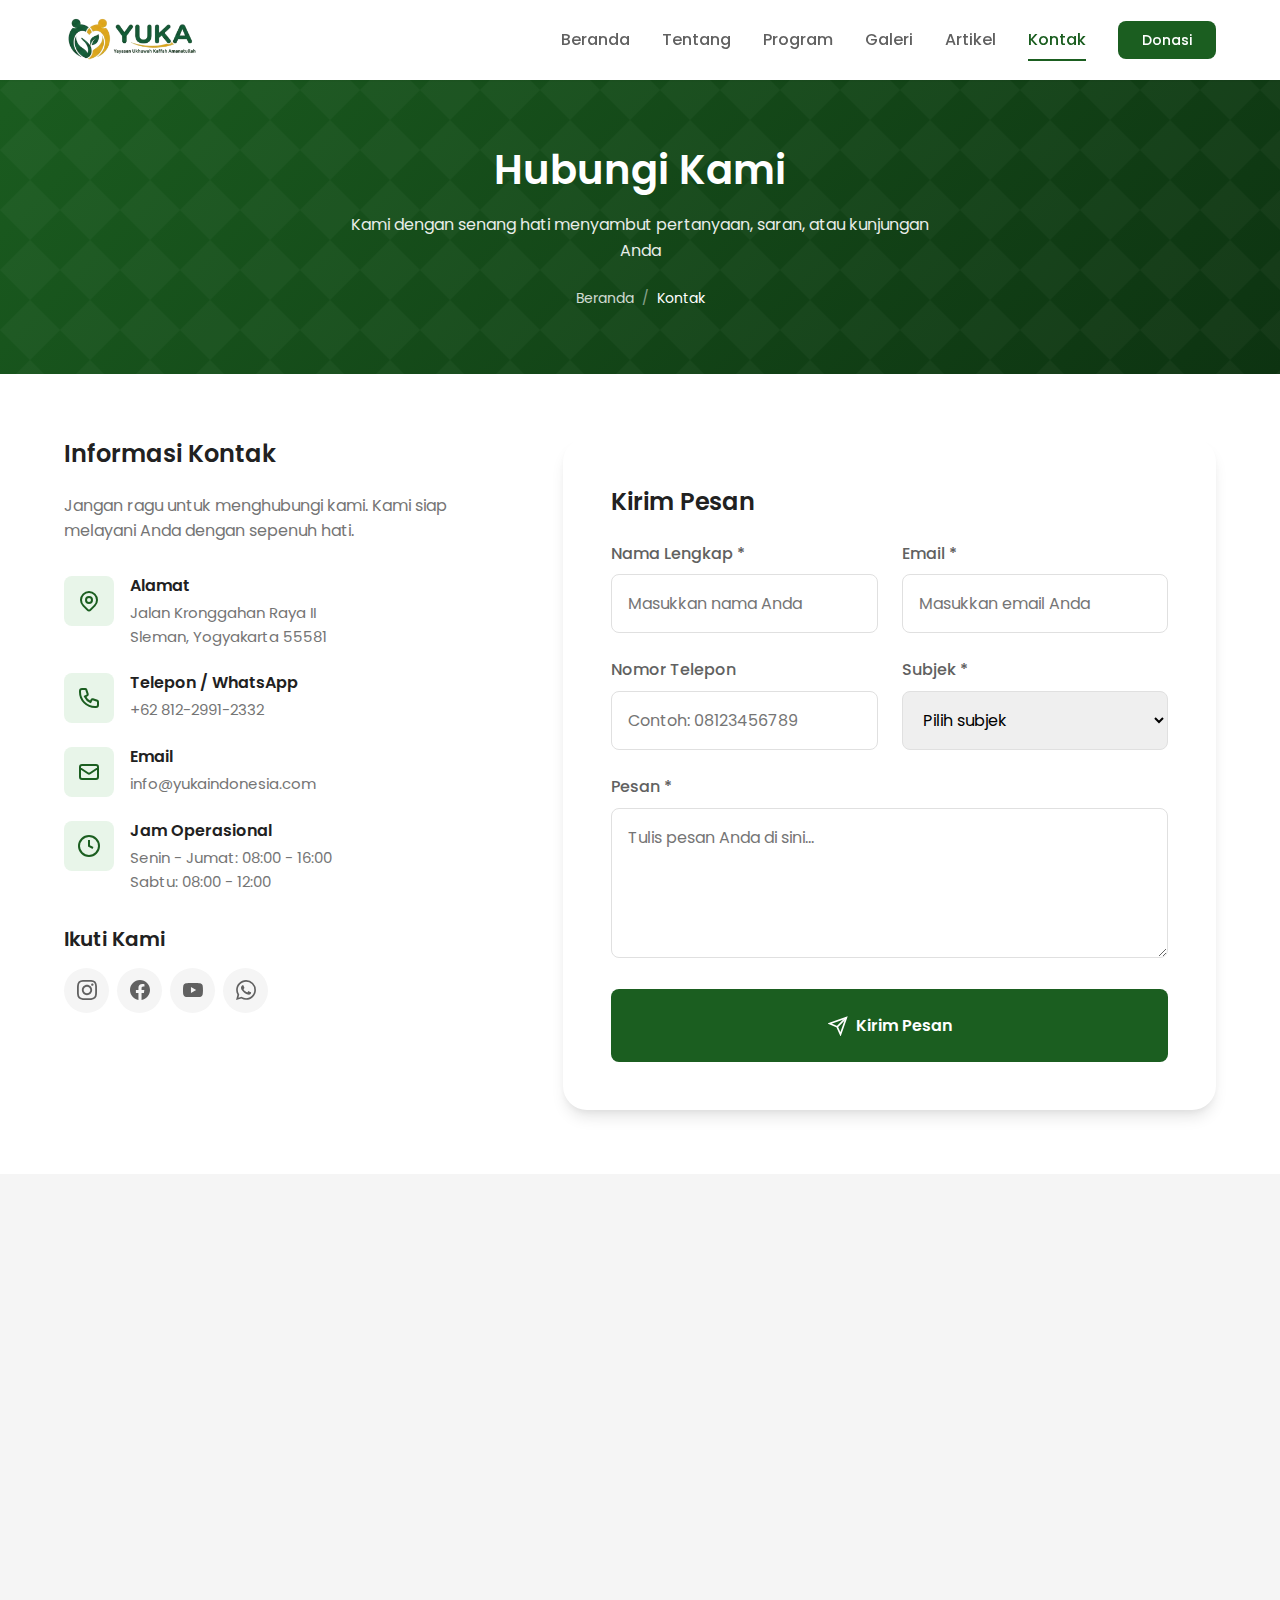
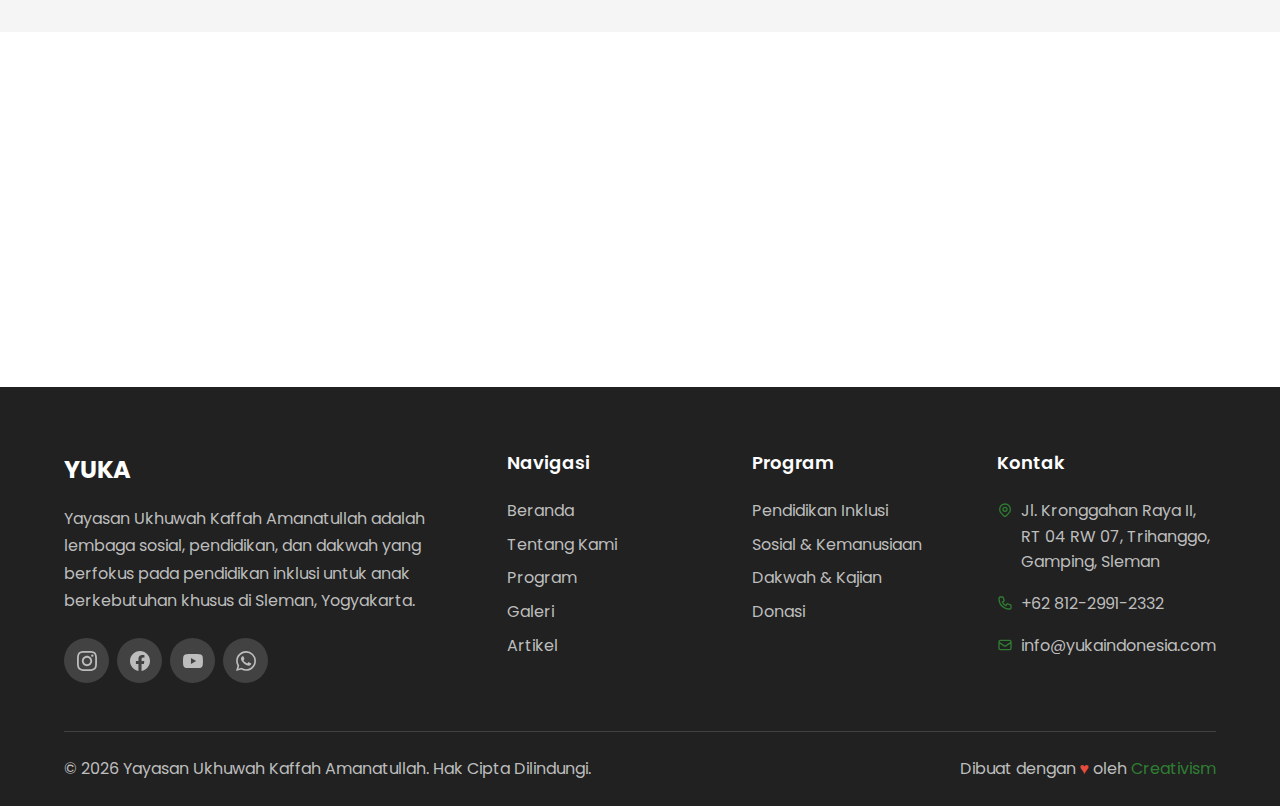
<file: kontak.html>
<!DOCTYPE html>
<html lang="id">
<head>
    <meta charset="UTF-8">
    <meta name="viewport" content="width=device-width, initial-scale=1.0">
    <meta http-equiv="X-UA-Compatible" content="IE=edge">

    <!-- SEO Meta Tags -->
    <title>Kontak - YUKA | Hubungi Kami</title>
    <meta name="description" content="Hubungi YUKA - Yayasan Ukhuwah Kaffah Amanatullah untuk informasi lebih lanjut tentang program pendidikan inklusi, donasi, atau kunjungan.">
    <meta name="keywords" content="kontak YUKA, alamat yayasan, telepon YUKA, kunjungan yayasan Sleman">
    <meta name="author" content="Yayasan Ukhuwah Kaffah Amanatullah">
    <meta name="robots" content="index, follow">
    <link rel="canonical" href="https://yukaindonesia.com/kontak.html">

    <!-- Open Graph / Facebook -->
    <meta property="og:type" content="website">
    <meta property="og:url" content="https://yukaindonesia.com/kontak.html">
    <meta property="og:title" content="Kontak - YUKA | Hubungi Kami">
    <meta property="og:description" content="Hubungi YUKA untuk informasi lebih lanjut tentang program kami.">
    <meta property="og:image" content="https://yukaindonesia.com/assets/images/og-image.jpg">

    <!-- Favicon -->
    <link rel="icon" type="image/x-icon" href="Icon.ico">
    <link rel="shortcut icon" type="image/x-icon" href="Icon.ico">

    <!-- Fonts -->
    <link rel="preconnect" href="https://fonts.googleapis.com">
    <link rel="preconnect" href="https://fonts.gstatic.com" crossorigin>
    <link href="https://fonts.googleapis.com/css2?family=Poppins:wght@300;400;500;600;700&family=Amiri:wght@400;700&display=swap" rel="stylesheet">

    <!-- Styles -->
    <link rel="stylesheet" href="assets/css/style.css">
</head>
<body>
    <!-- Navigation -->
    <nav class="navbar" id="navbar">
        <div class="container">
            <a href="index.html" class="navbar-brand">
                <img src="Logo/Logo.webp" alt="YUKA - Yayasan Ukhuwah Kaffah Amanatullah" class="brand-logo">
            </a>

            <div class="navbar-menu" id="navbarMenu">
                <a href="index.html">Beranda</a>
                <a href="tentang.html">Tentang</a>
                <a href="program.html">Program</a>
                <a href="galeri.html">Galeri</a>
                <a href="blog.html">Artikel</a>
                <a href="kontak.html" class="active">Kontak</a>
                <a href="donasi.html" class="btn btn-primary btn-sm">Donasi</a>
            </div>

            <button class="navbar-toggle" id="navbarToggle" aria-label="Toggle navigation">
                <span></span>
                <span></span>
                <span></span>
            </button>
        </div>
    </nav>

    <!-- Page Header -->
    <section class="page-header">
        <div class="container">
            <h1>Hubungi Kami</h1>
            <p>Kami dengan senang hati menyambut pertanyaan, saran, atau kunjungan Anda</p>
            <div class="breadcrumb">
                <a href="index.html">Beranda</a>
                <span class="separator">/</span>
                <span class="current">Kontak</span>
            </div>
        </div>
    </section>

    <!-- Contact Section -->
    <section class="section bg-white">
        <div class="container">
            <div class="contact-grid">
                <div class="contact-info animate-on-scroll">
                    <h3>Informasi Kontak</h3>
                    <p style="color: var(--gray-600); margin-bottom: 2rem;">Jangan ragu untuk menghubungi kami. Kami siap melayani Anda dengan sepenuh hati.</p>

                    <div class="contact-list">
                        <div class="contact-item">
                            <div class="icon">
                                <svg width="24" height="24" viewBox="0 0 24 24" fill="none" stroke="currentColor" stroke-width="2">
                                    <path d="M17.657 16.657L13.414 20.9a1.998 1.998 0 01-2.827 0l-4.244-4.243a8 8 0 1111.314 0z"/>
                                    <path d="M15 11a3 3 0 11-6 0 3 3 0 016 0z"/>
                                </svg>
                            </div>
                            <div>
                                <h4>Alamat</h4>
                                <p>Jalan Kronggahan Raya II<br>Sleman, Yogyakarta 55581</p>
                            </div>
                        </div>
                        <div class="contact-item">
                            <div class="icon">
                                <svg width="24" height="24" viewBox="0 0 24 24" fill="none" stroke="currentColor" stroke-width="2">
                                    <path d="M3 5a2 2 0 012-2h3.28a1 1 0 01.948.684l1.498 4.493a1 1 0 01-.502 1.21l-2.257 1.13a11.042 11.042 0 005.516 5.516l1.13-2.257a1 1 0 011.21-.502l4.493 1.498a1 1 0 01.684.949V19a2 2 0 01-2 2h-1C9.716 21 3 14.284 3 6V5z"/>
                                </svg>
                            </div>
                            <div>
                                <h4>Telepon / WhatsApp</h4>
                                <p>+62 812-2991-2332</p>
                            </div>
                        </div>
                        <div class="contact-item">
                            <div class="icon">
                                <svg width="24" height="24" viewBox="0 0 24 24" fill="none" stroke="currentColor" stroke-width="2">
                                    <path d="M3 8l7.89 5.26a2 2 0 002.22 0L21 8M5 19h14a2 2 0 002-2V7a2 2 0 00-2-2H5a2 2 0 00-2 2v10a2 2 0 002 2z"/>
                                </svg>
                            </div>
                            <div>
                                <h4>Email</h4>
                                <p>info@yukaindonesia.com</p>
                            </div>
                        </div>
                        <div class="contact-item">
                            <div class="icon">
                                <svg width="24" height="24" viewBox="0 0 24 24" fill="none" stroke="currentColor" stroke-width="2">
                                    <circle cx="12" cy="12" r="10"/>
                                    <polyline points="12,6 12,12 16,14"/>
                                </svg>
                            </div>
                            <div>
                                <h4>Jam Operasional</h4>
                                <p>Senin - Jumat: 08:00 - 16:00<br>Sabtu: 08:00 - 12:00</p>
                            </div>
                        </div>
                    </div>

                    <h4 style="margin-bottom: 1rem;">Ikuti Kami</h4>
                    <div class="social-links">
                        <a href="#" aria-label="Instagram">
                            <svg width="20" height="20" viewBox="0 0 24 24" fill="currentColor">
                                <path d="M12 2.163c3.204 0 3.584.012 4.85.07 3.252.148 4.771 1.691 4.919 4.919.058 1.265.069 1.645.069 4.849 0 3.205-.012 3.584-.069 4.849-.149 3.225-1.664 4.771-4.919 4.919-1.266.058-1.644.07-4.85.07-3.204 0-3.584-.012-4.849-.07-3.26-.149-4.771-1.699-4.919-4.92-.058-1.265-.07-1.644-.07-4.849 0-3.204.013-3.583.07-4.849.149-3.227 1.664-4.771 4.919-4.919 1.266-.057 1.645-.069 4.849-.069zm0-2.163c-3.259 0-3.667.014-4.947.072-4.358.2-6.78 2.618-6.98 6.98-.059 1.281-.073 1.689-.073 4.948 0 3.259.014 3.668.072 4.948.2 4.358 2.618 6.78 6.98 6.98 1.281.058 1.689.072 4.948.072 3.259 0 3.668-.014 4.948-.072 4.354-.2 6.782-2.618 6.979-6.98.059-1.28.073-1.689.073-4.948 0-3.259-.014-3.667-.072-4.947-.196-4.354-2.617-6.78-6.979-6.98-1.281-.059-1.69-.073-4.949-.073zm0 5.838c-3.403 0-6.162 2.759-6.162 6.162s2.759 6.163 6.162 6.163 6.162-2.759 6.162-6.163c0-3.403-2.759-6.162-6.162-6.162zm0 10.162c-2.209 0-4-1.79-4-4 0-2.209 1.791-4 4-4s4 1.791 4 4c0 2.21-1.791 4-4 4zm6.406-11.845c-.796 0-1.441.645-1.441 1.44s.645 1.44 1.441 1.44c.795 0 1.439-.645 1.439-1.44s-.644-1.44-1.439-1.44z"/>
                            </svg>
                        </a>
                        <a href="#" aria-label="Facebook">
                            <svg width="20" height="20" viewBox="0 0 24 24" fill="currentColor">
                                <path d="M24 12.073c0-6.627-5.373-12-12-12s-12 5.373-12 12c0 5.99 4.388 10.954 10.125 11.854v-8.385H7.078v-3.47h3.047V9.43c0-3.007 1.792-4.669 4.533-4.669 1.312 0 2.686.235 2.686.235v2.953H15.83c-1.491 0-1.956.925-1.956 1.874v2.25h3.328l-.532 3.47h-2.796v8.385C19.612 23.027 24 18.062 24 12.073z"/>
                            </svg>
                        </a>
                        <a href="#" aria-label="YouTube">
                            <svg width="20" height="20" viewBox="0 0 24 24" fill="currentColor">
                                <path d="M23.498 6.186a3.016 3.016 0 0 0-2.122-2.136C19.505 3.545 12 3.545 12 3.545s-7.505 0-9.377.505A3.017 3.017 0 0 0 .502 6.186C0 8.07 0 12 0 12s0 3.93.502 5.814a3.016 3.016 0 0 0 2.122 2.136c1.871.505 9.376.505 9.376.505s7.505 0 9.377-.505a3.015 3.015 0 0 0 2.122-2.136C24 15.93 24 12 24 12s0-3.93-.502-5.814zM9.545 15.568V8.432L15.818 12l-6.273 3.568z"/>
                            </svg>
                        </a>
                        <a href="https://wa.me/6281229912332" aria-label="WhatsApp">
                            <svg width="20" height="20" viewBox="0 0 24 24" fill="currentColor">
                                <path d="M17.472 14.382c-.297-.149-1.758-.867-2.03-.967-.273-.099-.471-.148-.67.15-.197.297-.767.966-.94 1.164-.173.199-.347.223-.644.075-.297-.15-1.255-.463-2.39-1.475-.883-.788-1.48-1.761-1.653-2.059-.173-.297-.018-.458.13-.606.134-.133.298-.347.446-.52.149-.174.198-.298.298-.497.099-.198.05-.371-.025-.52-.075-.149-.669-1.612-.916-2.207-.242-.579-.487-.5-.669-.51-.173-.008-.371-.01-.57-.01-.198 0-.52.074-.792.372-.272.297-1.04 1.016-1.04 2.479 0 1.462 1.065 2.875 1.213 3.074.149.198 2.096 3.2 5.077 4.487.709.306 1.262.489 1.694.625.712.227 1.36.195 1.871.118.571-.085 1.758-.719 2.006-1.413.248-.694.248-1.289.173-1.413-.074-.124-.272-.198-.57-.347m-5.421 7.403h-.004a9.87 9.87 0 01-5.031-1.378l-.361-.214-3.741.982.998-3.648-.235-.374a9.86 9.86 0 01-1.51-5.26c.001-5.45 4.436-9.884 9.888-9.884 2.64 0 5.122 1.03 6.988 2.898a9.825 9.825 0 012.893 6.994c-.003 5.45-4.437 9.884-9.885 9.884m8.413-18.297A11.815 11.815 0 0012.05 0C5.495 0 .16 5.335.157 11.892c0 2.096.547 4.142 1.588 5.945L.057 24l6.305-1.654a11.882 11.882 0 005.683 1.448h.005c6.554 0 11.89-5.335 11.893-11.893a11.821 11.821 0 00-3.48-8.413z"/>
                            </svg>
                        </a>
                    </div>
                </div>

                <div class="contact-form animate-on-scroll">
                    <h3>Kirim Pesan</h3>
                    <form data-validate>
                        <div class="form-row">
                            <div class="form-group">
                                <label for="name">Nama Lengkap *</label>
                                <input type="text" id="name" name="name" required placeholder="Masukkan nama Anda">
                            </div>
                            <div class="form-group">
                                <label for="email">Email *</label>
                                <input type="email" id="email" name="email" required placeholder="Masukkan email Anda">
                            </div>
                        </div>
                        <div class="form-row">
                            <div class="form-group">
                                <label for="phone">Nomor Telepon</label>
                                <input type="tel" id="phone" name="phone" placeholder="Contoh: 08123456789">
                            </div>
                            <div class="form-group">
                                <label for="subject">Subjek *</label>
                                <select id="subject" name="subject" required>
                                    <option value="">Pilih subjek</option>
                                    <option value="info">Informasi Umum</option>
                                    <option value="donasi">Pertanyaan Donasi</option>
                                    <option value="kunjungan">Jadwal Kunjungan</option>
                                    <option value="pendaftaran">Pendaftaran Siswa</option>
                                    <option value="relawan">Menjadi Relawan</option>
                                    <option value="lainnya">Lainnya</option>
                                </select>
                            </div>
                        </div>
                        <div class="form-group">
                            <label for="message">Pesan *</label>
                            <textarea id="message" name="message" required placeholder="Tulis pesan Anda di sini..."></textarea>
                        </div>
                        <button type="submit" class="btn btn-primary btn-lg w-100">
                            <svg width="20" height="20" viewBox="0 0 24 24" fill="none" stroke="currentColor" stroke-width="2">
                                <line x1="22" y1="2" x2="11" y2="13"/>
                                <polygon points="22 2 15 22 11 13 2 9 22 2"/>
                            </svg>
                            Kirim Pesan
                        </button>
                    </form>
                </div>
            </div>
        </div>
    </section>

    <!-- Map Section -->
    <section class="section bg-gray" style="padding: 0;">
        <div class="container-lg" style="max-width: 100%; padding: 0;">
            <iframe
                src="https://www.google.com/maps/embed?pb=!1m18!1m12!1m3!1d3953.2073!2d110.3389!3d-7.7567!2m3!1f0!2f0!3f0!3m2!1i1024!2i768!4f13.1!3m3!1m2!1s0x2e7a59f0b35f7a4d%3A0x1234567890abcdef!2sJl.%20Kronggahan%20Raya%20II%2C%20Trihanggo%2C%20Gamping%2C%20Sleman!5e0!3m2!1sid!2sid!4v1705900000000"
                width="100%"
                height="450"
                style="border:0;"
                allowfullscreen=""
                loading="lazy"
                referrerpolicy="no-referrer-when-downgrade"
                title="Lokasi YUKA">
            </iframe>
        </div>
    </section>

    <!-- Quick Contact -->
    <section class="section bg-white">
        <div class="container">
            <div class="section-header animate-on-scroll">
                <span class="subtitle">Kontak Cepat</span>
                <h2>Hubungi Langsung via WhatsApp</h2>
                <p>Cara tercepat untuk menghubungi kami</p>
            </div>
            <div class="text-center animate-on-scroll">
                <a href="https://wa.me/6281229912332?text=Assalamualaikum,%20saya%20ingin%20bertanya%20tentang%20YUKA" class="btn btn-primary btn-lg" target="_blank">
                    <svg width="24" height="24" viewBox="0 0 24 24" fill="currentColor">
                        <path d="M17.472 14.382c-.297-.149-1.758-.867-2.03-.967-.273-.099-.471-.148-.67.15-.197.297-.767.966-.94 1.164-.173.199-.347.223-.644.075-.297-.15-1.255-.463-2.39-1.475-.883-.788-1.48-1.761-1.653-2.059-.173-.297-.018-.458.13-.606.134-.133.298-.347.446-.52.149-.174.198-.298.298-.497.099-.198.05-.371-.025-.52-.075-.149-.669-1.612-.916-2.207-.242-.579-.487-.5-.669-.51-.173-.008-.371-.01-.57-.01-.198 0-.52.074-.792.372-.272.297-1.04 1.016-1.04 2.479 0 1.462 1.065 2.875 1.213 3.074.149.198 2.096 3.2 5.077 4.487.709.306 1.262.489 1.694.625.712.227 1.36.195 1.871.118.571-.085 1.758-.719 2.006-1.413.248-.694.248-1.289.173-1.413-.074-.124-.272-.198-.57-.347m-5.421 7.403h-.004a9.87 9.87 0 01-5.031-1.378l-.361-.214-3.741.982.998-3.648-.235-.374a9.86 9.86 0 01-1.51-5.26c.001-5.45 4.436-9.884 9.888-9.884 2.64 0 5.122 1.03 6.988 2.898a9.825 9.825 0 012.893 6.994c-.003 5.45-4.437 9.884-9.885 9.884m8.413-18.297A11.815 11.815 0 0012.05 0C5.495 0 .16 5.335.157 11.892c0 2.096.547 4.142 1.588 5.945L.057 24l6.305-1.654a11.882 11.882 0 005.683 1.448h.005c6.554 0 11.89-5.335 11.893-11.893a11.821 11.821 0 00-3.48-8.413z"/>
                    </svg>
                    Chat via WhatsApp
                </a>
            </div>
        </div>
    </section>

    <!-- Footer -->
    <footer class="footer">
        <div class="container">
            <div class="footer-grid">
                <div class="footer-brand">
                    <div class="brand-name">YUKA</div>
                    <p>Yayasan Ukhuwah Kaffah Amanatullah adalah lembaga sosial, pendidikan, dan dakwah yang berfokus pada pendidikan inklusi untuk anak berkebutuhan khusus di Sleman, Yogyakarta.</p>
                    <div class="social-links">
                        <a href="#" aria-label="Instagram">
                            <svg width="20" height="20" viewBox="0 0 24 24" fill="currentColor">
                                <path d="M12 2.163c3.204 0 3.584.012 4.85.07 3.252.148 4.771 1.691 4.919 4.919.058 1.265.069 1.645.069 4.849 0 3.205-.012 3.584-.069 4.849-.149 3.225-1.664 4.771-4.919 4.919-1.266.058-1.644.07-4.85.07-3.204 0-3.584-.012-4.849-.07-3.26-.149-4.771-1.699-4.919-4.92-.058-1.265-.07-1.644-.07-4.849 0-3.204.013-3.583.07-4.849.149-3.227 1.664-4.771 4.919-4.919 1.266-.057 1.645-.069 4.849-.069zm0-2.163c-3.259 0-3.667.014-4.947.072-4.358.2-6.78 2.618-6.98 6.98-.059 1.281-.073 1.689-.073 4.948 0 3.259.014 3.668.072 4.948.2 4.358 2.618 6.78 6.98 6.98 1.281.058 1.689.072 4.948.072 3.259 0 3.668-.014 4.948-.072 4.354-.2 6.782-2.618 6.979-6.98.059-1.28.073-1.689.073-4.948 0-3.259-.014-3.667-.072-4.947-.196-4.354-2.617-6.78-6.979-6.98-1.281-.059-1.69-.073-4.949-.073zm0 5.838c-3.403 0-6.162 2.759-6.162 6.162s2.759 6.163 6.162 6.163 6.162-2.759 6.162-6.163c0-3.403-2.759-6.162-6.162-6.162zm0 10.162c-2.209 0-4-1.79-4-4 0-2.209 1.791-4 4-4s4 1.791 4 4c0 2.21-1.791 4-4 4zm6.406-11.845c-.796 0-1.441.645-1.441 1.44s.645 1.44 1.441 1.44c.795 0 1.439-.645 1.439-1.44s-.644-1.44-1.439-1.44z"/>
                            </svg>
                        </a>
                        <a href="#" aria-label="Facebook">
                            <svg width="20" height="20" viewBox="0 0 24 24" fill="currentColor">
                                <path d="M24 12.073c0-6.627-5.373-12-12-12s-12 5.373-12 12c0 5.99 4.388 10.954 10.125 11.854v-8.385H7.078v-3.47h3.047V9.43c0-3.007 1.792-4.669 4.533-4.669 1.312 0 2.686.235 2.686.235v2.953H15.83c-1.491 0-1.956.925-1.956 1.874v2.25h3.328l-.532 3.47h-2.796v8.385C19.612 23.027 24 18.062 24 12.073z"/>
                            </svg>
                        </a>
                        <a href="#" aria-label="YouTube">
                            <svg width="20" height="20" viewBox="0 0 24 24" fill="currentColor">
                                <path d="M23.498 6.186a3.016 3.016 0 0 0-2.122-2.136C19.505 3.545 12 3.545 12 3.545s-7.505 0-9.377.505A3.017 3.017 0 0 0 .502 6.186C0 8.07 0 12 0 12s0 3.93.502 5.814a3.016 3.016 0 0 0 2.122 2.136c1.871.505 9.376.505 9.376.505s7.505 0 9.377-.505a3.015 3.015 0 0 0 2.122-2.136C24 15.93 24 12 24 12s0-3.93-.502-5.814zM9.545 15.568V8.432L15.818 12l-6.273 3.568z"/>
                            </svg>
                        </a>
                        <a href="https://wa.me/6281229912332" aria-label="WhatsApp">
                            <svg width="20" height="20" viewBox="0 0 24 24" fill="currentColor">
                                <path d="M17.472 14.382c-.297-.149-1.758-.867-2.03-.967-.273-.099-.471-.148-.67.15-.197.297-.767.966-.94 1.164-.173.199-.347.223-.644.075-.297-.15-1.255-.463-2.39-1.475-.883-.788-1.48-1.761-1.653-2.059-.173-.297-.018-.458.13-.606.134-.133.298-.347.446-.52.149-.174.198-.298.298-.497.099-.198.05-.371-.025-.52-.075-.149-.669-1.612-.916-2.207-.242-.579-.487-.5-.669-.51-.173-.008-.371-.01-.57-.01-.198 0-.52.074-.792.372-.272.297-1.04 1.016-1.04 2.479 0 1.462 1.065 2.875 1.213 3.074.149.198 2.096 3.2 5.077 4.487.709.306 1.262.489 1.694.625.712.227 1.36.195 1.871.118.571-.085 1.758-.719 2.006-1.413.248-.694.248-1.289.173-1.413-.074-.124-.272-.198-.57-.347m-5.421 7.403h-.004a9.87 9.87 0 01-5.031-1.378l-.361-.214-3.741.982.998-3.648-.235-.374a9.86 9.86 0 01-1.51-5.26c.001-5.45 4.436-9.884 9.888-9.884 2.64 0 5.122 1.03 6.988 2.898a9.825 9.825 0 012.893 6.994c-.003 5.45-4.437 9.884-9.885 9.884m8.413-18.297A11.815 11.815 0 0012.05 0C5.495 0 .16 5.335.157 11.892c0 2.096.547 4.142 1.588 5.945L.057 24l6.305-1.654a11.882 11.882 0 005.683 1.448h.005c6.554 0 11.89-5.335 11.893-11.893a11.821 11.821 0 00-3.48-8.413z"/>
                            </svg>
                        </a>
                    </div>
                </div>
                <div>
                    <h4>Navigasi</h4>
                    <ul class="footer-links">
                        <li><a href="index.html">Beranda</a></li>
                        <li><a href="tentang.html">Tentang Kami</a></li>
                        <li><a href="program.html">Program</a></li>
                        <li><a href="galeri.html">Galeri</a></li>
                        <li><a href="blog.html">Artikel</a></li>
                    </ul>
                </div>
                <div>
                    <h4>Program</h4>
                    <ul class="footer-links">
                        <li><a href="program.html#pendidikan">Pendidikan Inklusi</a></li>
                        <li><a href="program.html#sosial">Sosial & Kemanusiaan</a></li>
                        <li><a href="program.html#dakwah">Dakwah & Kajian</a></li>
                        <li><a href="donasi.html">Donasi</a></li>
                    </ul>
                </div>
                <div>
                    <h4>Kontak</h4>
                    <ul class="footer-contact">
                        <li>
                            <svg width="16" height="16" viewBox="0 0 24 24" fill="none" stroke="currentColor" stroke-width="2">
                                <path d="M17.657 16.657L13.414 20.9a1.998 1.998 0 01-2.827 0l-4.244-4.243a8 8 0 1111.314 0z"/>
                                <path d="M15 11a3 3 0 11-6 0 3 3 0 016 0z"/>
                            </svg>
                            <span>Jl. Kronggahan Raya II, RT 04 RW 07, Trihanggo, Gamping, Sleman</span>
                        </li>
                        <li>
                            <svg width="16" height="16" viewBox="0 0 24 24" fill="none" stroke="currentColor" stroke-width="2">
                                <path d="M3 5a2 2 0 012-2h3.28a1 1 0 01.948.684l1.498 4.493a1 1 0 01-.502 1.21l-2.257 1.13a11.042 11.042 0 005.516 5.516l1.13-2.257a1 1 0 011.21-.502l4.493 1.498a1 1 0 01.684.949V19a2 2 0 01-2 2h-1C9.716 21 3 14.284 3 6V5z"/>
                            </svg>
                            <span>+62 812-2991-2332</span>
                        </li>
                        <li>
                            <svg width="16" height="16" viewBox="0 0 24 24" fill="none" stroke="currentColor" stroke-width="2">
                                <path d="M3 8l7.89 5.26a2 2 0 002.22 0L21 8M5 19h14a2 2 0 002-2V7a2 2 0 00-2-2H5a2 2 0 00-2 2v10a2 2 0 002 2z"/>
                            </svg>
                            <span>info@yukaindonesia.com</span>
                        </li>
                    </ul>
                </div>
            </div>
            <div class="footer-bottom">
                <p>&copy; 2026 Yayasan Ukhuwah Kaffah Amanatullah. Hak Cipta Dilindungi.</p>
                <p>Dibuat dengan <span style="color: #e74c3c;">&hearts;</span> oleh <a href="https://creativism.id" target="_blank">Creativism</a></p>
            </div>
        </div>
    </footer>

    <!-- JavaScript -->
    <script src="assets/js/main.js"></script>
</body>
</html>
</file>
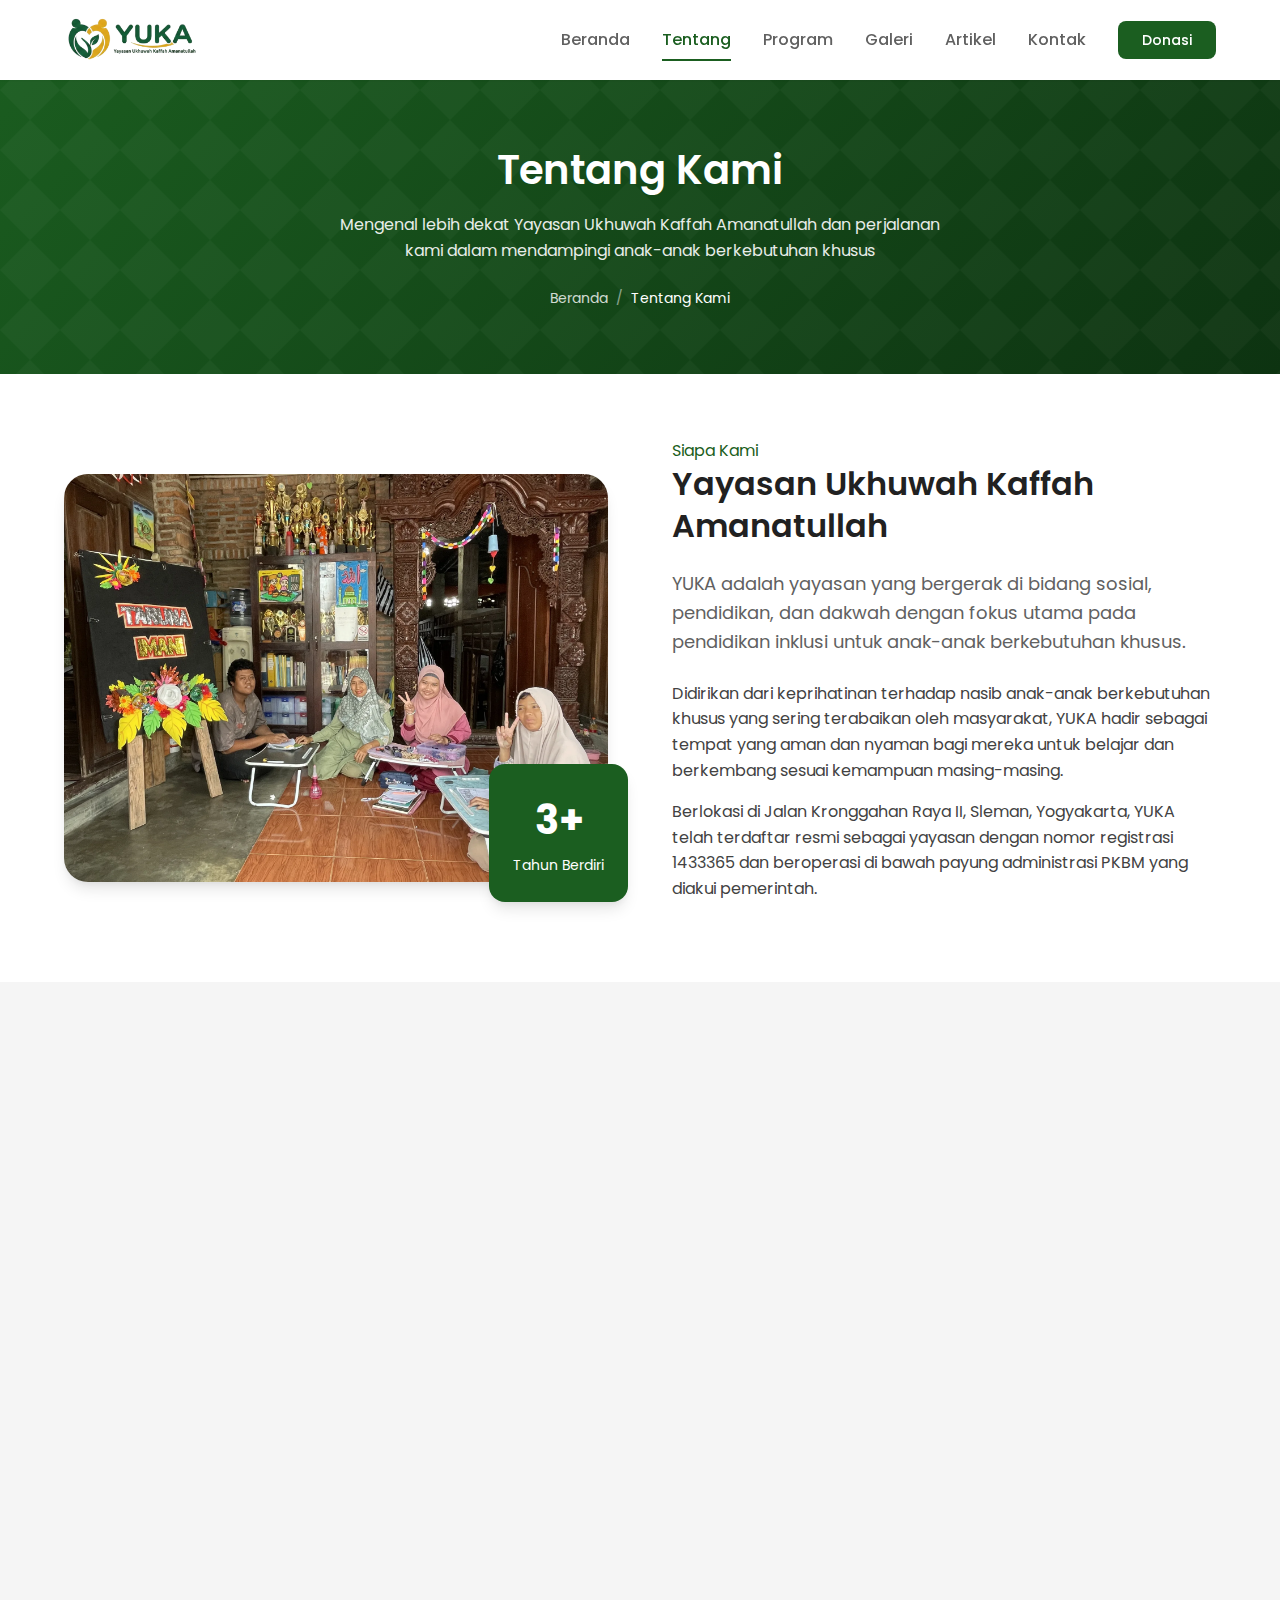
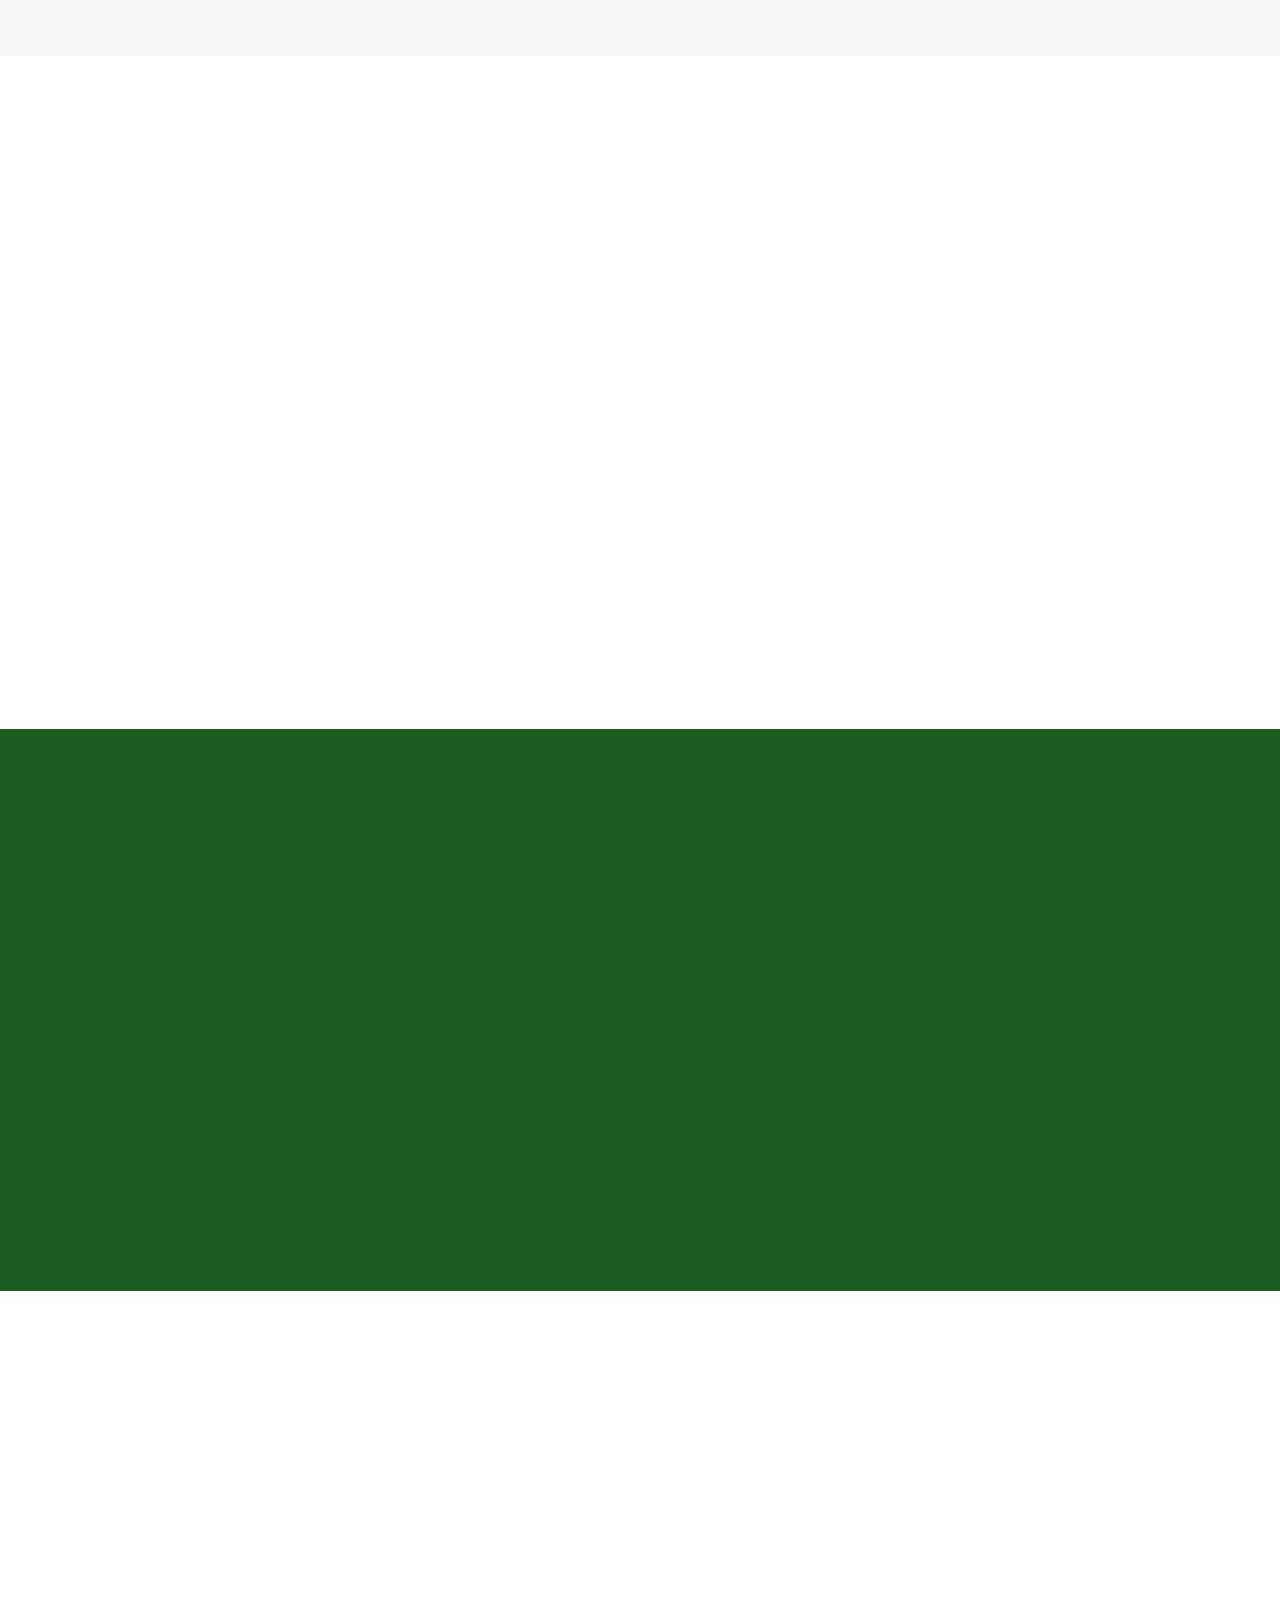
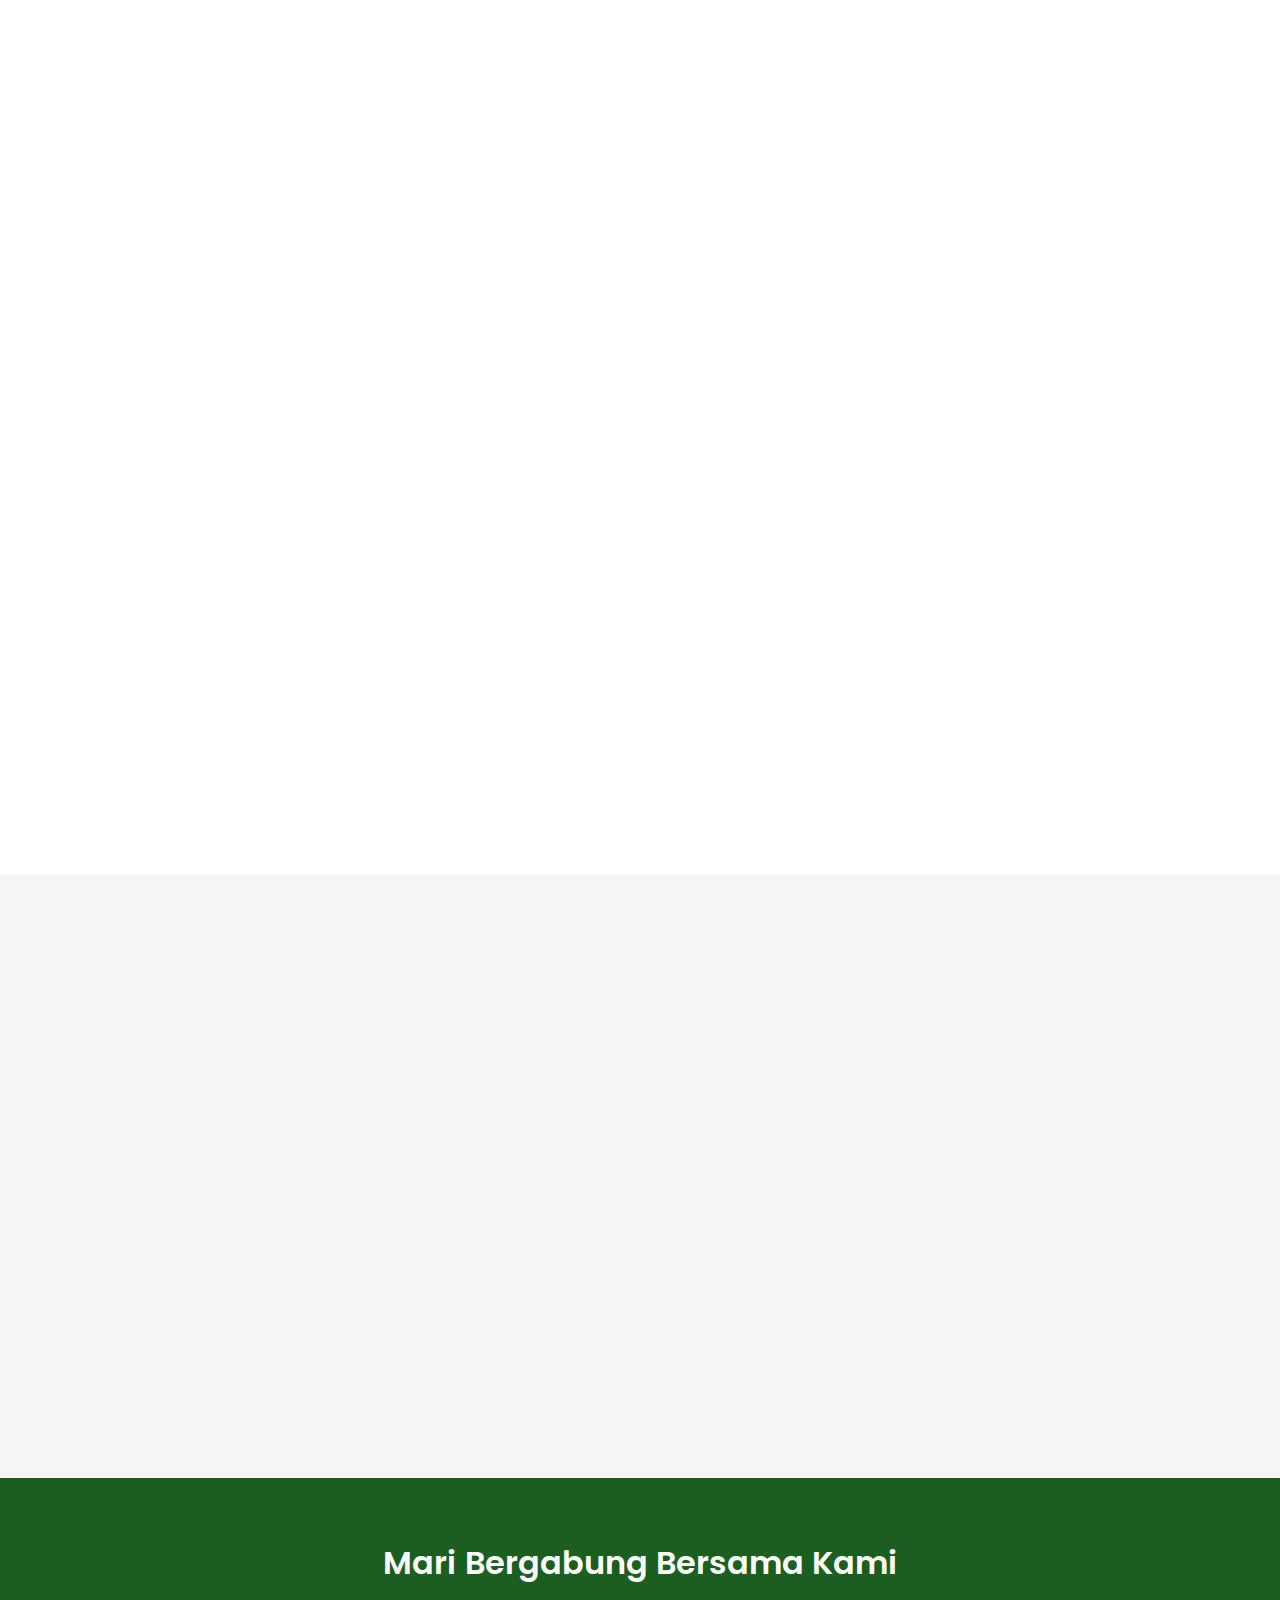
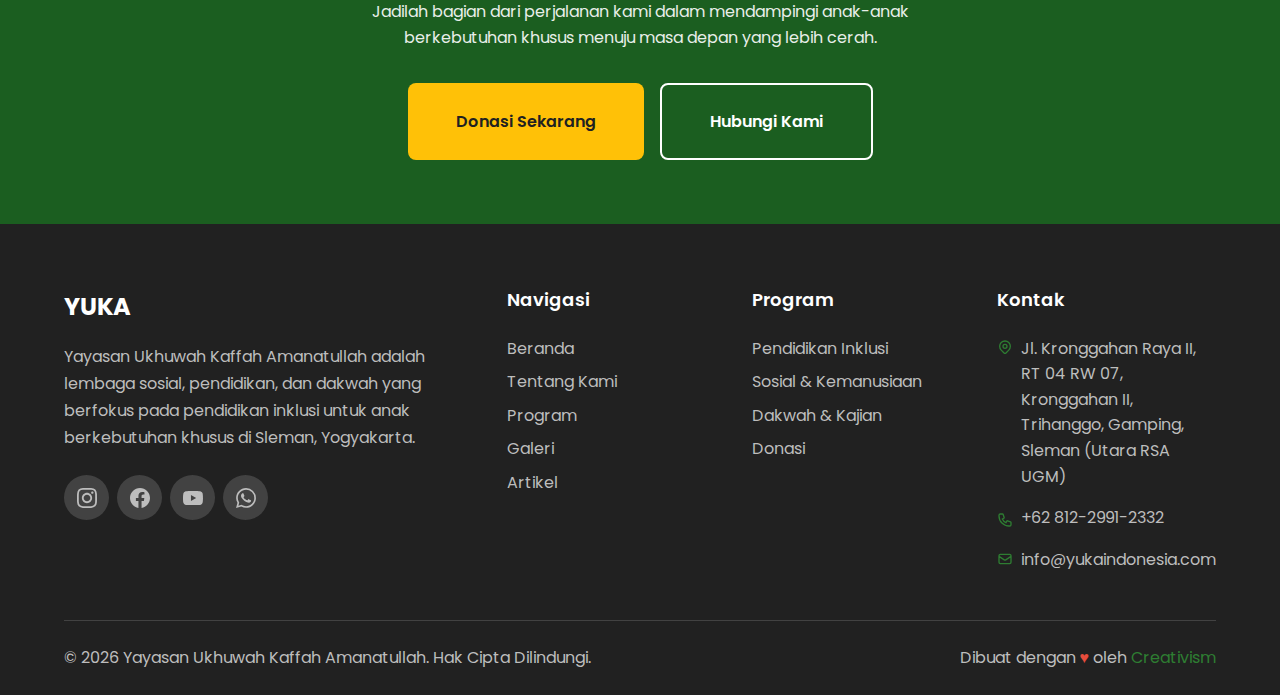
<file: tentang.html>
<!DOCTYPE html>
<html lang="id">
<head>
    <meta charset="UTF-8">
    <meta name="viewport" content="width=device-width, initial-scale=1.0">
    <meta http-equiv="X-UA-Compatible" content="IE=edge">

    <!-- SEO Meta Tags -->
    <title>Tentang Kami - YUKA | Yayasan Ukhuwah Kaffah Amanatullah</title>
    <meta name="description" content="Pelajari tentang YUKA - Yayasan Ukhuwah Kaffah Amanatullah, lembaga sosial, pendidikan, dan dakwah yang berdedikasi untuk anak berkebutuhan khusus di Sleman, Yogyakarta.">
    <meta name="keywords" content="tentang YUKA, yayasan pendidikan inklusi, sejarah YUKA, visi misi yayasan, Sleman Yogyakarta">
    <meta name="author" content="Yayasan Ukhuwah Kaffah Amanatullah">
    <meta name="robots" content="index, follow">
    <link rel="canonical" href="https://yukaindonesia.com/tentang.html">

    <!-- Open Graph / Facebook -->
    <meta property="og:type" content="website">
    <meta property="og:url" content="https://yukaindonesia.com/tentang.html">
    <meta property="og:title" content="Tentang Kami - YUKA | Yayasan Ukhuwah Kaffah Amanatullah">
    <meta property="og:description" content="Pelajari tentang YUKA - lembaga sosial, pendidikan, dan dakwah untuk anak berkebutuhan khusus.">
    <meta property="og:image" content="https://yukaindonesia.com/assets/images/og-image.jpg">

    <!-- Favicon -->
    <link rel="icon" type="image/x-icon" href="Icon.ico">
    <link rel="shortcut icon" type="image/x-icon" href="Icon.ico">

    <!-- Fonts -->
    <link rel="preconnect" href="https://fonts.googleapis.com">
    <link rel="preconnect" href="https://fonts.gstatic.com" crossorigin>
    <link href="https://fonts.googleapis.com/css2?family=Poppins:wght@300;400;500;600;700&family=Amiri:wght@400;700&display=swap" rel="stylesheet">

    <!-- Styles -->
    <link rel="stylesheet" href="assets/css/style.css">
</head>
<body>
    <!-- Navigation -->
    <nav class="navbar" id="navbar">
        <div class="container">
            <a href="index.html" class="navbar-brand">
                <img src="Logo/Logo.webp" alt="YUKA - Yayasan Ukhuwah Kaffah Amanatullah" class="brand-logo">
            </a>

            <div class="navbar-menu" id="navbarMenu">
                <a href="index.html">Beranda</a>
                <a href="tentang.html" class="active">Tentang</a>
                <a href="program.html">Program</a>
                <a href="galeri.html">Galeri</a>
                <a href="blog.html">Artikel</a>
                <a href="kontak.html">Kontak</a>
                <a href="donasi.html" class="btn btn-primary btn-sm">Donasi</a>
            </div>

            <button class="navbar-toggle" id="navbarToggle" aria-label="Toggle navigation">
                <span></span>
                <span></span>
                <span></span>
            </button>
        </div>
    </nav>

    <!-- Page Header -->
    <section class="page-header">
        <div class="container">
            <h1>Tentang Kami</h1>
            <p>Mengenal lebih dekat Yayasan Ukhuwah Kaffah Amanatullah dan perjalanan kami dalam mendampingi anak-anak berkebutuhan khusus</p>
            <div class="breadcrumb">
                <a href="index.html">Beranda</a>
                <span class="separator">/</span>
                <span class="current">Tentang Kami</span>
            </div>
        </div>
    </section>

    <!-- About Section -->
    <section class="section bg-white">
        <div class="container">
            <div class="about-grid">
                <div class="about-image animate-on-scroll">
                    <img src="Dokumentasi/21 Jan 2026/IMG_8417.webp" alt="Ruang kelas Sekolah Inklusi Taruna Imani dengan dekorasi warna-warni dan koleksi piala prestasi di YUKA Yogyakarta" loading="lazy">
                    <div class="experience-badge">
                        <span class="number">3+</span>
                        <span class="text">Tahun Berdiri</span>
                    </div>
                </div>
                <div class="about-content animate-on-scroll">
                    <span class="subtitle text-primary">Siapa Kami</span>
                    <h2>Yayasan Ukhuwah Kaffah Amanatullah</h2>
                    <p class="lead">YUKA adalah yayasan yang bergerak di bidang sosial, pendidikan, dan dakwah dengan fokus utama pada pendidikan inklusi untuk anak-anak berkebutuhan khusus.</p>
                    <p>Didirikan dari keprihatinan terhadap nasib anak-anak berkebutuhan khusus yang sering terabaikan oleh masyarakat, YUKA hadir sebagai tempat yang aman dan nyaman bagi mereka untuk belajar dan berkembang sesuai kemampuan masing-masing.</p>
                    <p>Berlokasi di Jalan Kronggahan Raya II, Sleman, Yogyakarta, YUKA telah terdaftar resmi sebagai yayasan dengan nomor registrasi 1433365 dan beroperasi di bawah payung administrasi PKBM yang diakui pemerintah.</p>
                </div>
            </div>
        </div>
    </section>

    <!-- Vision & Mission -->
    <section class="section bg-gray">
        <div class="container">
            <div class="section-header animate-on-scroll">
                <span class="subtitle">Visi & Misi</span>
                <h2>Landasan Pengabdian Kami</h2>
            </div>
            <div class="programs-grid" style="grid-template-columns: repeat(2, 1fr);">
                <div class="card program-card animate-on-scroll">
                    <div class="icon">
                        <svg width="40" height="40" viewBox="0 0 24 24" fill="none" stroke="currentColor" stroke-width="2">
                            <path d="M15 12a3 3 0 11-6 0 3 3 0 016 0z"/>
                            <path d="M2.458 12C3.732 7.943 7.523 5 12 5c4.478 0 8.268 2.943 9.542 7-1.274 4.057-5.064 7-9.542 7-4.477 0-8.268-2.943-9.542-7z"/>
                        </svg>
                    </div>
                    <h3>Visi</h3>
                    <p>Menjadi lembaga pendidikan inklusi terdepan yang melahirkan generasi mandiri, berkarakter Islami, dan siap menghadapi tantangan zaman termasuk era kecerdasan buatan (AI).</p>
                </div>
                <div class="card program-card animate-on-scroll">
                    <div class="icon">
                        <svg width="40" height="40" viewBox="0 0 24 24" fill="none" stroke="currentColor" stroke-width="2">
                            <path d="M9 5H7a2 2 0 00-2 2v12a2 2 0 002 2h10a2 2 0 002-2V7a2 2 0 00-2-2h-2M9 5a2 2 0 002 2h2a2 2 0 002-2M9 5a2 2 0 012-2h2a2 2 0 012 2m-6 9l2 2 4-4"/>
                        </svg>
                    </div>
                    <h3>Misi</h3>
                    <ul style="text-align: left; list-style: disc; padding-left: 1.5rem; color: var(--gray-600);">
                        <li>Memberikan pendidikan inklusi berkualitas untuk anak berkebutuhan khusus</li>
                        <li>Membangun karakter islami melalui pendidikan Al-Qur'an dan akhlak</li>
                        <li>Menyiapkan anak-anak menghadapi era digital dan AI</li>
                        <li>Memberikan pendampingan hingga dewasa agar mandiri</li>
                        <li>Mengelola program sosial dan dakwah untuk masyarakat</li>
                    </ul>
                </div>
            </div>
        </div>
    </section>

    <!-- Values -->
    <section class="section bg-white">
        <div class="container">
            <div class="section-header animate-on-scroll">
                <span class="subtitle">Nilai-nilai Kami</span>
                <h2>Prinsip yang Kami Pegang</h2>
                <p>Nilai-nilai yang menjadi fondasi dalam setiap langkah pengabdian</p>
            </div>
            <div class="programs-grid">
                <div class="feature-card animate-on-scroll">
                    <div class="icon">
                        <svg width="28" height="28" viewBox="0 0 24 24" fill="none" stroke="currentColor" stroke-width="2">
                            <path d="M4.318 6.318a4.5 4.5 0 000 6.364L12 20.364l7.682-7.682a4.5 4.5 0 00-6.364-6.364L12 7.636l-1.318-1.318a4.5 4.5 0 00-6.364 0z"/>
                        </svg>
                    </div>
                    <div>
                        <h4>Kasih Sayang</h4>
                        <p>Mendampingi setiap anak dengan penuh kasih, tanpa tekanan atau kekerasan dalam proses pembelajaran.</p>
                    </div>
                </div>
                <div class="feature-card animate-on-scroll">
                    <div class="icon">
                        <svg width="28" height="28" viewBox="0 0 24 24" fill="none" stroke="currentColor" stroke-width="2">
                            <path d="M12 6.253v13m0-13C10.832 5.477 9.246 5 7.5 5S4.168 5.477 3 6.253v13C4.168 18.477 5.754 18 7.5 18s3.332.477 4.5 1.253m0-13C13.168 5.477 14.754 5 16.5 5c1.747 0 3.332.477 4.5 1.253v13C19.832 18.477 18.247 18 16.5 18c-1.746 0-3.332.477-4.5 1.253"/>
                        </svg>
                    </div>
                    <div>
                        <h4>Islami</h4>
                        <p>Menjadikan nilai-nilai Al-Qur'an dan Sunnah sebagai landasan dalam mendidik dan membentuk karakter.</p>
                    </div>
                </div>
                <div class="feature-card animate-on-scroll">
                    <div class="icon">
                        <svg width="28" height="28" viewBox="0 0 24 24" fill="none" stroke="currentColor" stroke-width="2">
                            <path d="M9 12l2 2 4-4m5.618-4.016A11.955 11.955 0 0112 2.944a11.955 11.955 0 01-8.618 3.04A12.02 12.02 0 003 9c0 5.591 3.824 10.29 9 11.622 5.176-1.332 9-6.03 9-11.622 0-1.042-.133-2.052-.382-3.016z"/>
                        </svg>
                    </div>
                    <div>
                        <h4>Amanah</h4>
                        <p>Mengelola setiap amanah dengan penuh tanggung jawab, transparan, dan dapat dipertanggungjawabkan.</p>
                    </div>
                </div>
                <div class="feature-card animate-on-scroll">
                    <div class="icon">
                        <svg width="28" height="28" viewBox="0 0 24 24" fill="none" stroke="currentColor" stroke-width="2">
                            <path d="M17 20h5v-2a3 3 0 00-5.356-1.857M17 20H7m10 0v-2c0-.656-.126-1.283-.356-1.857M7 20H2v-2a3 3 0 015.356-1.857M7 20v-2c0-.656.126-1.283.356-1.857m0 0a5.002 5.002 0 019.288 0M15 7a3 3 0 11-6 0 3 3 0 016 0z"/>
                        </svg>
                    </div>
                    <div>
                        <h4>Inklusif</h4>
                        <p>Menerima dan menghargai setiap anak dengan segala keunikannya, tanpa diskriminasi.</p>
                    </div>
                </div>
                <div class="feature-card animate-on-scroll">
                    <div class="icon">
                        <svg width="28" height="28" viewBox="0 0 24 24" fill="none" stroke="currentColor" stroke-width="2">
                            <path d="M13 10V3L4 14h7v7l9-11h-7z"/>
                        </svg>
                    </div>
                    <div>
                        <h4>Kemandirian</h4>
                        <p>Mempersiapkan anak-anak untuk mandiri dan tidak bergantung pada orang lain di masa depan.</p>
                    </div>
                </div>
                <div class="feature-card animate-on-scroll">
                    <div class="icon">
                        <svg width="28" height="28" viewBox="0 0 24 24" fill="none" stroke="currentColor" stroke-width="2">
                            <path d="M12 8v4l3 3m6-3a9 9 0 11-18 0 9 9 0 0118 0z"/>
                        </svg>
                    </div>
                    <div>
                        <h4>Kesabaran</h4>
                        <p>Mendidik dengan penuh kesabaran, memahami bahwa setiap anak memiliki kecepatan belajar berbeda.</p>
                    </div>
                </div>
            </div>
        </div>
    </section>

    <!-- Success Story -->
    <section class="section bg-primary">
        <div class="container">
            <div class="section-header animate-on-scroll">
                <span class="subtitle" style="color: var(--secondary);">Kisah Sukses</span>
                <h2 style="color: var(--white);">Bukti Nyata Keberhasilan</h2>
                <p style="color: rgba(255,255,255,0.9);">Cerita inspiratif dari anak-anak didikan YUKA</p>
            </div>
            <div class="testimonial-card animate-on-scroll" style="max-width: 800px; margin: 0 auto;">
                <div class="quote">
                    Ilham adalah salah satu murid kami yang didiagnosis autis sejak kecil. Dengan pendampingan penuh kasih dan kesabaran, kini ia telah hafal 30 juz Al-Qur'an dan mampu berproduksi telur asin sebagai usaha mandiri. Kisahnya membuktikan bahwa setiap anak memiliki potensi luar biasa jika diberi kesempatan dan pendampingan yang tepat.
                </div>
                <div class="author">
                    <div class="author-info">
                        <div class="name">Kisah Ilham</div>
                        <div class="role">Murid YUKA - Hafiz 30 Juz & Wirausaha Mandiri</div>
                    </div>
                </div>
            </div>
        </div>
    </section>

    <!-- Team / Founders Section -->
    <section class="section bg-white team-section">
        <div class="container">
            <div class="section-header animate-on-scroll">
                <span class="subtitle">Tim Pendiri</span>
                <h2>Sosok di Balik YUKA</h2>
                <p>Orang-orang yang dengan dedikasi tinggi mendirikan dan mengelola Yayasan Ukhuwah Kaffah Amanatullah</p>
            </div>
            <div class="team-grid">
                <!-- Pak Diyat -->
                <div class="team-card animate-on-scroll">
                    <div class="team-image">
                        <img src="Team/Pak Diyat.webp" alt="Pak Diyat pendiri dan ketua Yayasan Ukhuwah Kaffah Amanatullah YUKA Sleman Yogyakarta" loading="lazy" onerror="this.src='https://ui-avatars.com/api/?name=Diyat&size=300&background=1B5E20&color=fff&bold=true'">
                        <div class="team-social">
                            <a href="https://wa.me/6281229912332" aria-label="WhatsApp Pak Diyat">
                                <svg width="18" height="18" viewBox="0 0 24 24" fill="currentColor">
                                    <path d="M17.472 14.382c-.297-.149-1.758-.867-2.03-.967-.273-.099-.471-.148-.67.15-.197.297-.767.966-.94 1.164-.173.199-.347.223-.644.075-.297-.15-1.255-.463-2.39-1.475-.883-.788-1.48-1.761-1.653-2.059-.173-.297-.018-.458.13-.606.134-.133.298-.347.446-.52.149-.174.198-.298.298-.497.099-.198.05-.371-.025-.52-.075-.149-.669-1.612-.916-2.207-.242-.579-.487-.5-.669-.51-.173-.008-.371-.01-.57-.01-.198 0-.52.074-.792.372-.272.297-1.04 1.016-1.04 2.479 0 1.462 1.065 2.875 1.213 3.074.149.198 2.096 3.2 5.077 4.487.709.306 1.262.489 1.694.625.712.227 1.36.195 1.871.118.571-.085 1.758-.719 2.006-1.413.248-.694.248-1.289.173-1.413-.074-.124-.272-.198-.57-.347m-5.421 7.403h-.004a9.87 9.87 0 01-5.031-1.378l-.361-.214-3.741.982.998-3.648-.235-.374a9.86 9.86 0 01-1.51-5.26c.001-5.45 4.436-9.884 9.888-9.884 2.64 0 5.122 1.03 6.988 2.898a9.825 9.825 0 012.893 6.994c-.003 5.45-4.437 9.884-9.885 9.884m8.413-18.297A11.815 11.815 0 0012.05 0C5.495 0 .16 5.335.157 11.892c0 2.096.547 4.142 1.588 5.945L.057 24l6.305-1.654a11.882 11.882 0 005.683 1.448h.005c6.554 0 11.89-5.335 11.893-11.893a11.821 11.821 0 00-3.48-8.413z"/>
                                </svg>
                            </a>
                        </div>
                    </div>
                    <div class="team-info">
                        <h3>Pak Diyat</h3>
                        <span class="team-role">Pendiri & Ketua Yayasan</span>
                        <p>Sosok yang menginisiasi berdirinya YUKA dari keprihatinan terhadap nasib anak-anak berkebutuhan khusus. Dengan dedikasi tinggi, Pak Diyat memimpin yayasan untuk terus berkembang dalam memberikan pendidikan inklusi terbaik.</p>
                        <div class="team-quote">
                            <svg width="20" height="20" viewBox="0 0 24 24" fill="currentColor" opacity="0.3">
                                <path d="M6 17h3l2-4V7H5v6h3zm8 0h3l2-4V7h-6v6h3z"/>
                            </svg>
                            <span>"Setiap anak berhak mendapatkan pendidikan yang layak dan pendampingan dengan penuh kasih sayang."</span>
                        </div>
                    </div>
                </div>

                <!-- Bu Yupie -->
                <div class="team-card animate-on-scroll">
                    <div class="team-image">
                        <img src="Team/Bu Yupie.webp" alt="Bu Yupie Nurul Azkia pendiri dan pengajar senior Sekolah Inklusi Taruna Imani YUKA Yogyakarta" loading="lazy" onerror="this.src='https://ui-avatars.com/api/?name=Yupie&size=300&background=1B5E20&color=fff&bold=true'">
                        <div class="team-social">
                            <a href="https://wa.me/6281229912332" aria-label="WhatsApp Bu Yupie">
                                <svg width="18" height="18" viewBox="0 0 24 24" fill="currentColor">
                                    <path d="M17.472 14.382c-.297-.149-1.758-.867-2.03-.967-.273-.099-.471-.148-.67.15-.197.297-.767.966-.94 1.164-.173.199-.347.223-.644.075-.297-.15-1.255-.463-2.39-1.475-.883-.788-1.48-1.761-1.653-2.059-.173-.297-.018-.458.13-.606.134-.133.298-.347.446-.52.149-.174.198-.298.298-.497.099-.198.05-.371-.025-.52-.075-.149-.669-1.612-.916-2.207-.242-.579-.487-.5-.669-.51-.173-.008-.371-.01-.57-.01-.198 0-.52.074-.792.372-.272.297-1.04 1.016-1.04 2.479 0 1.462 1.065 2.875 1.213 3.074.149.198 2.096 3.2 5.077 4.487.709.306 1.262.489 1.694.625.712.227 1.36.195 1.871.118.571-.085 1.758-.719 2.006-1.413.248-.694.248-1.289.173-1.413-.074-.124-.272-.198-.57-.347m-5.421 7.403h-.004a9.87 9.87 0 01-5.031-1.378l-.361-.214-3.741.982.998-3.648-.235-.374a9.86 9.86 0 01-1.51-5.26c.001-5.45 4.436-9.884 9.888-9.884 2.64 0 5.122 1.03 6.988 2.898a9.825 9.825 0 012.893 6.994c-.003 5.45-4.437 9.884-9.885 9.884m8.413-18.297A11.815 11.815 0 0012.05 0C5.495 0 .16 5.335.157 11.892c0 2.096.547 4.142 1.588 5.945L.057 24l6.305-1.654a11.882 11.882 0 005.683 1.448h.005c6.554 0 11.89-5.335 11.893-11.893a11.821 11.821 0 00-3.48-8.413z"/>
                                </svg>
                            </a>
                        </div>
                    </div>
                    <div class="team-info">
                        <h3>Bu Yupie</h3>
                        <span class="team-role">Pendiri & Pengajar Senior</span>
                        <p>Dengan latar belakang pendidikan dan pengalaman dalam mendampingi anak berkebutuhan khusus, Bu Yupie berperan penting dalam pengembangan kurikulum dan metode pembelajaran yang adaptif di YUKA.</p>
                        <div class="team-quote">
                            <svg width="20" height="20" viewBox="0 0 24 24" fill="currentColor" opacity="0.3">
                                <path d="M6 17h3l2-4V7H5v6h3zm8 0h3l2-4V7h-6v6h3z"/>
                            </svg>
                            <span>"Dengan kesabaran dan kasih sayang, setiap anak memiliki potensi untuk berkembang sesuai kemampuannya."</span>
                        </div>
                    </div>
                </div>
            </div>
        </div>
    </section>

    <!-- Legal Info -->
    <section class="section bg-gray">
        <div class="container">
            <div class="section-header animate-on-scroll">
                <span class="subtitle">Legalitas</span>
                <h2>Informasi Resmi</h2>
                <p>YUKA adalah yayasan yang terdaftar resmi dan diakui oleh pemerintah Indonesia</p>
            </div>
            <div class="programs-grid" style="grid-template-columns: repeat(2, 1fr); max-width: 800px; margin: 0 auto;">
                <div class="feature-card animate-on-scroll">
                    <div class="icon">
                        <svg width="28" height="28" viewBox="0 0 24 24" fill="none" stroke="currentColor" stroke-width="2">
                            <path d="M9 12h6m-6 4h6m2 5H7a2 2 0 01-2-2V5a2 2 0 012-2h5.586a1 1 0 01.707.293l5.414 5.414a1 1 0 01.293.707V19a2 2 0 01-2 2z"/>
                        </svg>
                    </div>
                    <div>
                        <h4>Nomor Registrasi</h4>
                        <p>1433365 (Companies House Indonesia)</p>
                    </div>
                </div>
                <div class="feature-card animate-on-scroll">
                    <div class="icon">
                        <svg width="28" height="28" viewBox="0 0 24 24" fill="none" stroke="currentColor" stroke-width="2">
                            <path d="M19 21V5a2 2 0 00-2-2H7a2 2 0 00-2 2v16m14 0h2m-2 0h-5m-9 0H3m2 0h5M9 7h1m-1 4h1m4-4h1m-1 4h1m-5 10v-5a1 1 0 011-1h2a1 1 0 011 1v5m-4 0h4"/>
                        </svg>
                    </div>
                    <div>
                        <h4>Status</h4>
                        <p>Foundation (Yayasan) Resmi</p>
                    </div>
                </div>
                <div class="feature-card animate-on-scroll">
                    <div class="icon">
                        <svg width="28" height="28" viewBox="0 0 24 24" fill="none" stroke="currentColor" stroke-width="2">
                            <path d="M17.657 16.657L13.414 20.9a1.998 1.998 0 01-2.827 0l-4.244-4.243a8 8 0 1111.314 0z"/>
                            <path d="M15 11a3 3 0 11-6 0 3 3 0 016 0z"/>
                        </svg>
                    </div>
                    <div>
                        <h4>Lokasi</h4>
                        <p>Jl. Kronggahan Raya II, RT 04 RW 07, Trihanggo, Gamping, Sleman</p>
                    </div>
                </div>
                <div class="feature-card animate-on-scroll">
                    <div class="icon">
                        <svg width="28" height="28" viewBox="0 0 24 24" fill="none" stroke="currentColor" stroke-width="2">
                            <path d="M12 14l9-5-9-5-9 5 9 5z"/>
                            <path d="M12 14l6.16-3.422a12.083 12.083 0 01.665 6.479A11.952 11.952 0 0012 20.055a11.952 11.952 0 00-6.824-2.998 12.078 12.078 0 01.665-6.479L12 14z"/>
                        </svg>
                    </div>
                    <div>
                        <h4>Izin Pendidikan</h4>
                        <p>PKBM (Pusat Kegiatan Belajar Masyarakat)</p>
                    </div>
                </div>
            </div>
        </div>
    </section>

    <!-- CTA Section -->
    <section class="cta-section">
        <div class="container">
            <h2>Mari Bergabung Bersama Kami</h2>
            <p>Jadilah bagian dari perjalanan kami dalam mendampingi anak-anak berkebutuhan khusus menuju masa depan yang lebih cerah.</p>
            <div class="cta-buttons">
                <a href="donasi.html" class="btn btn-secondary btn-lg">Donasi Sekarang</a>
                <a href="kontak.html" class="btn btn-outline-white btn-lg">Hubungi Kami</a>
            </div>
        </div>
    </section>

    <!-- Footer -->
    <footer class="footer">
        <div class="container">
            <div class="footer-grid">
                <div class="footer-brand">
                    <div class="brand-name">YUKA</div>
                    <p>Yayasan Ukhuwah Kaffah Amanatullah adalah lembaga sosial, pendidikan, dan dakwah yang berfokus pada pendidikan inklusi untuk anak berkebutuhan khusus di Sleman, Yogyakarta.</p>
                    <div class="social-links">
                        <a href="#" aria-label="Instagram">
                            <svg width="20" height="20" viewBox="0 0 24 24" fill="currentColor">
                                <path d="M12 2.163c3.204 0 3.584.012 4.85.07 3.252.148 4.771 1.691 4.919 4.919.058 1.265.069 1.645.069 4.849 0 3.205-.012 3.584-.069 4.849-.149 3.225-1.664 4.771-4.919 4.919-1.266.058-1.644.07-4.85.07-3.204 0-3.584-.012-4.849-.07-3.26-.149-4.771-1.699-4.919-4.92-.058-1.265-.07-1.644-.07-4.849 0-3.204.013-3.583.07-4.849.149-3.227 1.664-4.771 4.919-4.919 1.266-.057 1.645-.069 4.849-.069zm0-2.163c-3.259 0-3.667.014-4.947.072-4.358.2-6.78 2.618-6.98 6.98-.059 1.281-.073 1.689-.073 4.948 0 3.259.014 3.668.072 4.948.2 4.358 2.618 6.78 6.98 6.98 1.281.058 1.689.072 4.948.072 3.259 0 3.668-.014 4.948-.072 4.354-.2 6.782-2.618 6.979-6.98.059-1.28.073-1.689.073-4.948 0-3.259-.014-3.667-.072-4.947-.196-4.354-2.617-6.78-6.979-6.98-1.281-.059-1.69-.073-4.949-.073zm0 5.838c-3.403 0-6.162 2.759-6.162 6.162s2.759 6.163 6.162 6.163 6.162-2.759 6.162-6.163c0-3.403-2.759-6.162-6.162-6.162zm0 10.162c-2.209 0-4-1.79-4-4 0-2.209 1.791-4 4-4s4 1.791 4 4c0 2.21-1.791 4-4 4zm6.406-11.845c-.796 0-1.441.645-1.441 1.44s.645 1.44 1.441 1.44c.795 0 1.439-.645 1.439-1.44s-.644-1.44-1.439-1.44z"/>
                            </svg>
                        </a>
                        <a href="#" aria-label="Facebook">
                            <svg width="20" height="20" viewBox="0 0 24 24" fill="currentColor">
                                <path d="M24 12.073c0-6.627-5.373-12-12-12s-12 5.373-12 12c0 5.99 4.388 10.954 10.125 11.854v-8.385H7.078v-3.47h3.047V9.43c0-3.007 1.792-4.669 4.533-4.669 1.312 0 2.686.235 2.686.235v2.953H15.83c-1.491 0-1.956.925-1.956 1.874v2.25h3.328l-.532 3.47h-2.796v8.385C19.612 23.027 24 18.062 24 12.073z"/>
                            </svg>
                        </a>
                        <a href="#" aria-label="YouTube">
                            <svg width="20" height="20" viewBox="0 0 24 24" fill="currentColor">
                                <path d="M23.498 6.186a3.016 3.016 0 0 0-2.122-2.136C19.505 3.545 12 3.545 12 3.545s-7.505 0-9.377.505A3.017 3.017 0 0 0 .502 6.186C0 8.07 0 12 0 12s0 3.93.502 5.814a3.016 3.016 0 0 0 2.122 2.136c1.871.505 9.376.505 9.376.505s7.505 0 9.377-.505a3.015 3.015 0 0 0 2.122-2.136C24 15.93 24 12 24 12s0-3.93-.502-5.814zM9.545 15.568V8.432L15.818 12l-6.273 3.568z"/>
                            </svg>
                        </a>
                        <a href="https://wa.me/6281229912332" aria-label="WhatsApp">
                            <svg width="20" height="20" viewBox="0 0 24 24" fill="currentColor">
                                <path d="M17.472 14.382c-.297-.149-1.758-.867-2.03-.967-.273-.099-.471-.148-.67.15-.197.297-.767.966-.94 1.164-.173.199-.347.223-.644.075-.297-.15-1.255-.463-2.39-1.475-.883-.788-1.48-1.761-1.653-2.059-.173-.297-.018-.458.13-.606.134-.133.298-.347.446-.52.149-.174.198-.298.298-.497.099-.198.05-.371-.025-.52-.075-.149-.669-1.612-.916-2.207-.242-.579-.487-.5-.669-.51-.173-.008-.371-.01-.57-.01-.198 0-.52.074-.792.372-.272.297-1.04 1.016-1.04 2.479 0 1.462 1.065 2.875 1.213 3.074.149.198 2.096 3.2 5.077 4.487.709.306 1.262.489 1.694.625.712.227 1.36.195 1.871.118.571-.085 1.758-.719 2.006-1.413.248-.694.248-1.289.173-1.413-.074-.124-.272-.198-.57-.347m-5.421 7.403h-.004a9.87 9.87 0 01-5.031-1.378l-.361-.214-3.741.982.998-3.648-.235-.374a9.86 9.86 0 01-1.51-5.26c.001-5.45 4.436-9.884 9.888-9.884 2.64 0 5.122 1.03 6.988 2.898a9.825 9.825 0 012.893 6.994c-.003 5.45-4.437 9.884-9.885 9.884m8.413-18.297A11.815 11.815 0 0012.05 0C5.495 0 .16 5.335.157 11.892c0 2.096.547 4.142 1.588 5.945L.057 24l6.305-1.654a11.882 11.882 0 005.683 1.448h.005c6.554 0 11.89-5.335 11.893-11.893a11.821 11.821 0 00-3.48-8.413z"/>
                            </svg>
                        </a>
                    </div>
                </div>
                <div>
                    <h4>Navigasi</h4>
                    <ul class="footer-links">
                        <li><a href="index.html">Beranda</a></li>
                        <li><a href="tentang.html">Tentang Kami</a></li>
                        <li><a href="program.html">Program</a></li>
                        <li><a href="galeri.html">Galeri</a></li>
                        <li><a href="blog.html">Artikel</a></li>
                    </ul>
                </div>
                <div>
                    <h4>Program</h4>
                    <ul class="footer-links">
                        <li><a href="program.html#pendidikan">Pendidikan Inklusi</a></li>
                        <li><a href="program.html#sosial">Sosial & Kemanusiaan</a></li>
                        <li><a href="program.html#dakwah">Dakwah & Kajian</a></li>
                        <li><a href="donasi.html">Donasi</a></li>
                    </ul>
                </div>
                <div>
                    <h4>Kontak</h4>
                    <ul class="footer-contact">
                        <li>
                            <a href="https://maps.app.goo.gl/uMmin8ZVJvQtsryC7" target="_blank" style="display: flex; align-items: flex-start; gap: var(--spacing-sm); color: inherit;">
                                <svg width="16" height="16" viewBox="0 0 24 24" fill="none" stroke="currentColor" stroke-width="2" style="flex-shrink: 0; margin-top: 3px;">
                                    <path d="M17.657 16.657L13.414 20.9a1.998 1.998 0 01-2.827 0l-4.244-4.243a8 8 0 1111.314 0z"/>
                                    <path d="M15 11a3 3 0 11-6 0 3 3 0 016 0z"/>
                                </svg>
                                <span>Jl. Kronggahan Raya II, RT 04 RW 07, Kronggahan II, Trihanggo, Gamping, Sleman (Utara RSA UGM)</span>
                            </a>
                        </li>
                        <li>
                            <a href="https://wa.me/6281229912332" target="_blank" style="display: flex; align-items: center; gap: var(--spacing-sm); color: inherit;">
                                <svg width="16" height="16" viewBox="0 0 24 24" fill="none" stroke="currentColor" stroke-width="2">
                                    <path d="M3 5a2 2 0 012-2h3.28a1 1 0 01.948.684l1.498 4.493a1 1 0 01-.502 1.21l-2.257 1.13a11.042 11.042 0 005.516 5.516l1.13-2.257a1 1 0 011.21-.502l4.493 1.498a1 1 0 01.684.949V19a2 2 0 01-2 2h-1C9.716 21 3 14.284 3 6V5z"/>
                                </svg>
                                <span>+62 812-2991-2332</span>
                            </a>
                        </li>
                        <li>
                            <svg width="16" height="16" viewBox="0 0 24 24" fill="none" stroke="currentColor" stroke-width="2">
                                <path d="M3 8l7.89 5.26a2 2 0 002.22 0L21 8M5 19h14a2 2 0 002-2V7a2 2 0 00-2-2H5a2 2 0 00-2 2v10a2 2 0 002 2z"/>
                            </svg>
                            <span>info@yukaindonesia.com</span>
                        </li>
                    </ul>
                </div>
            </div>
            <div class="footer-bottom">
                <p>&copy; 2026 Yayasan Ukhuwah Kaffah Amanatullah. Hak Cipta Dilindungi.</p>
                <p>Dibuat dengan <span style="color: #e74c3c;">&hearts;</span> oleh <a href="https://creativism.id" target="_blank">Creativism</a></p>
            </div>
        </div>
    </footer>

    <!-- JavaScript -->
    <script src="assets/js/main.js"></script>
</body>
</html>
</file>
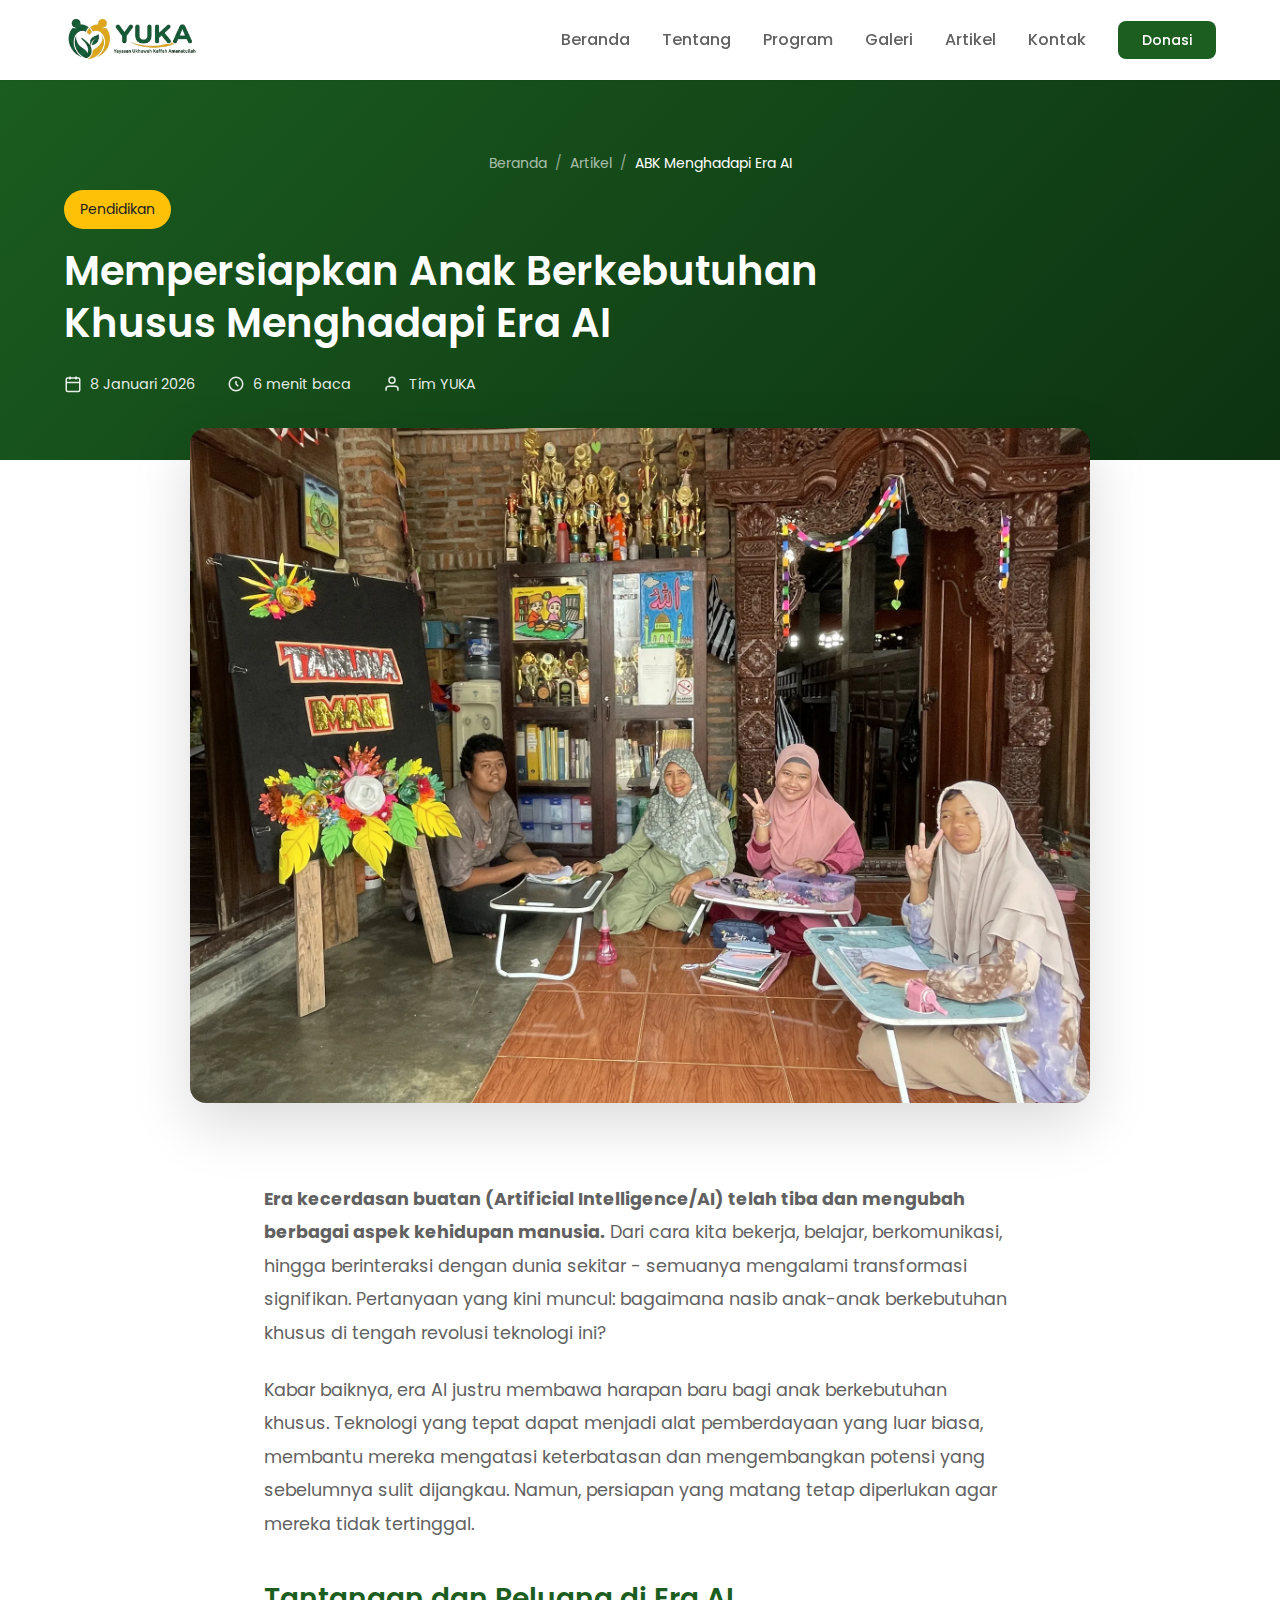
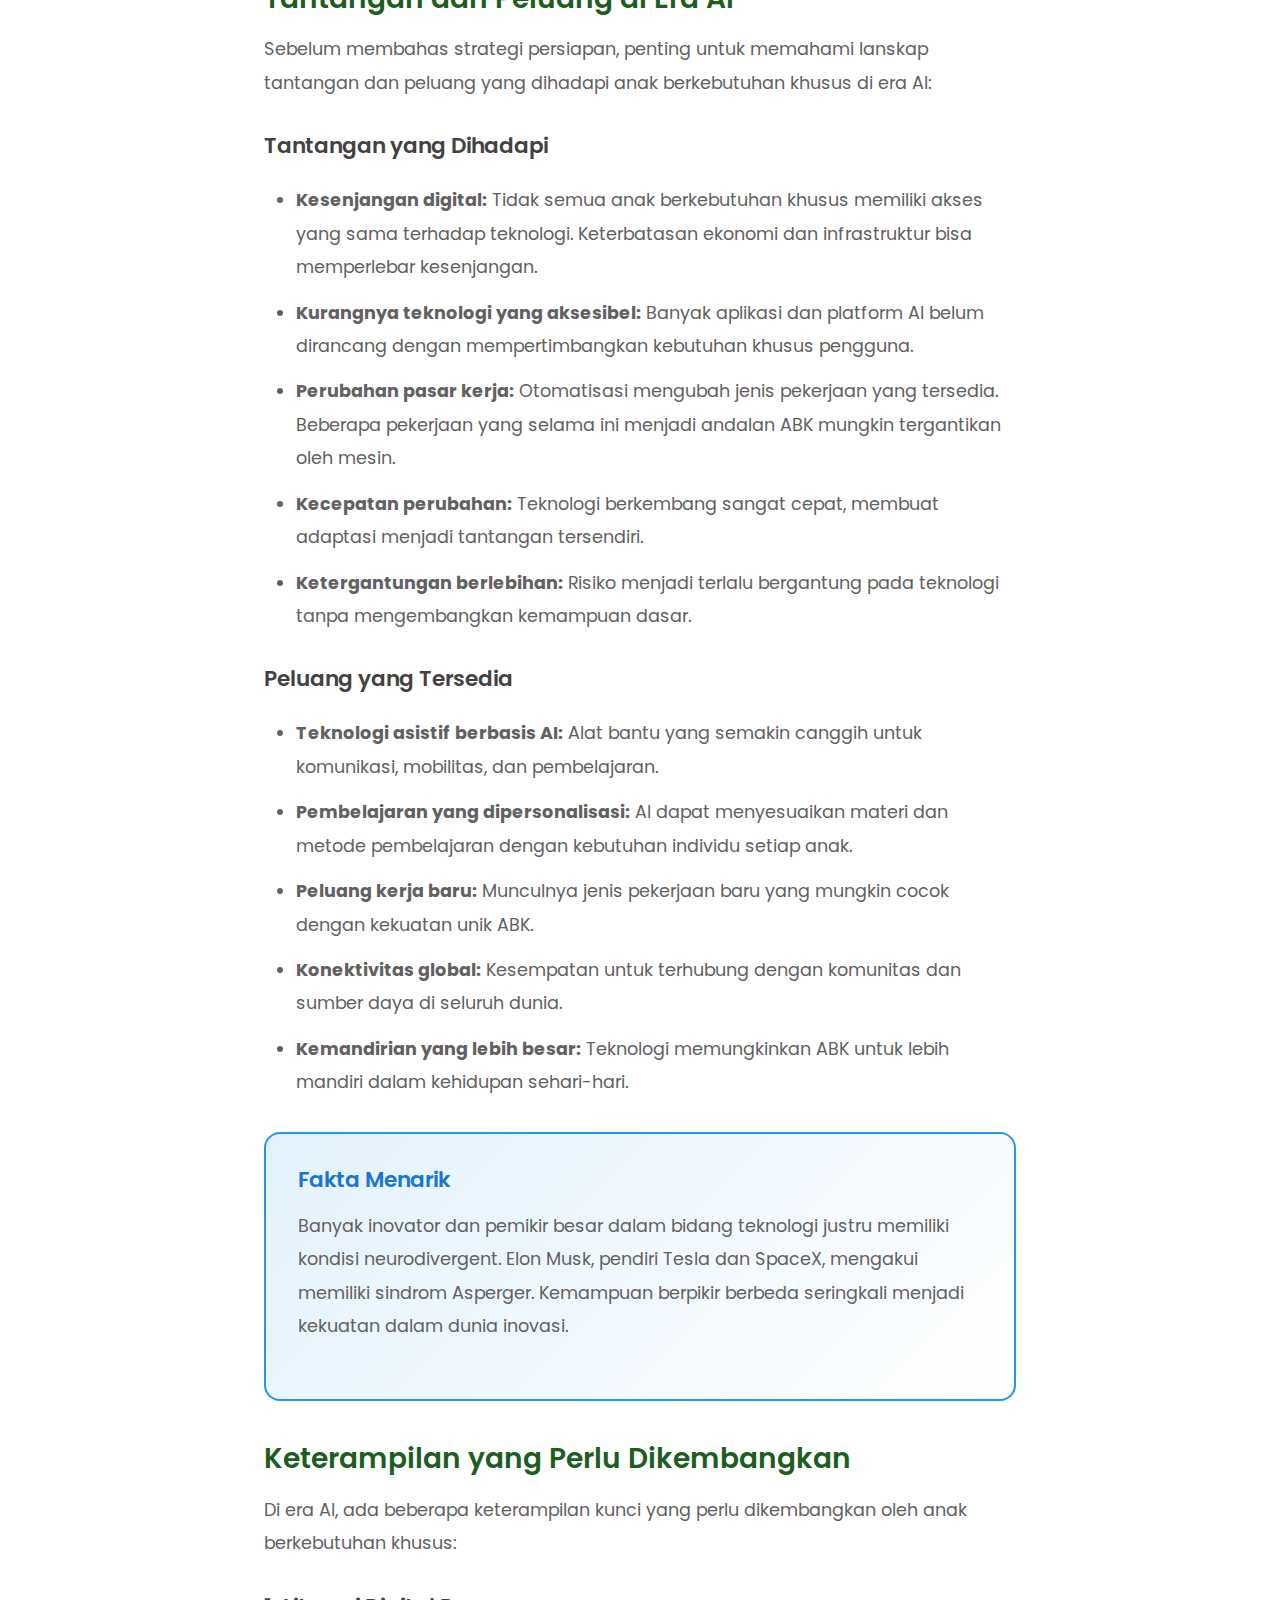
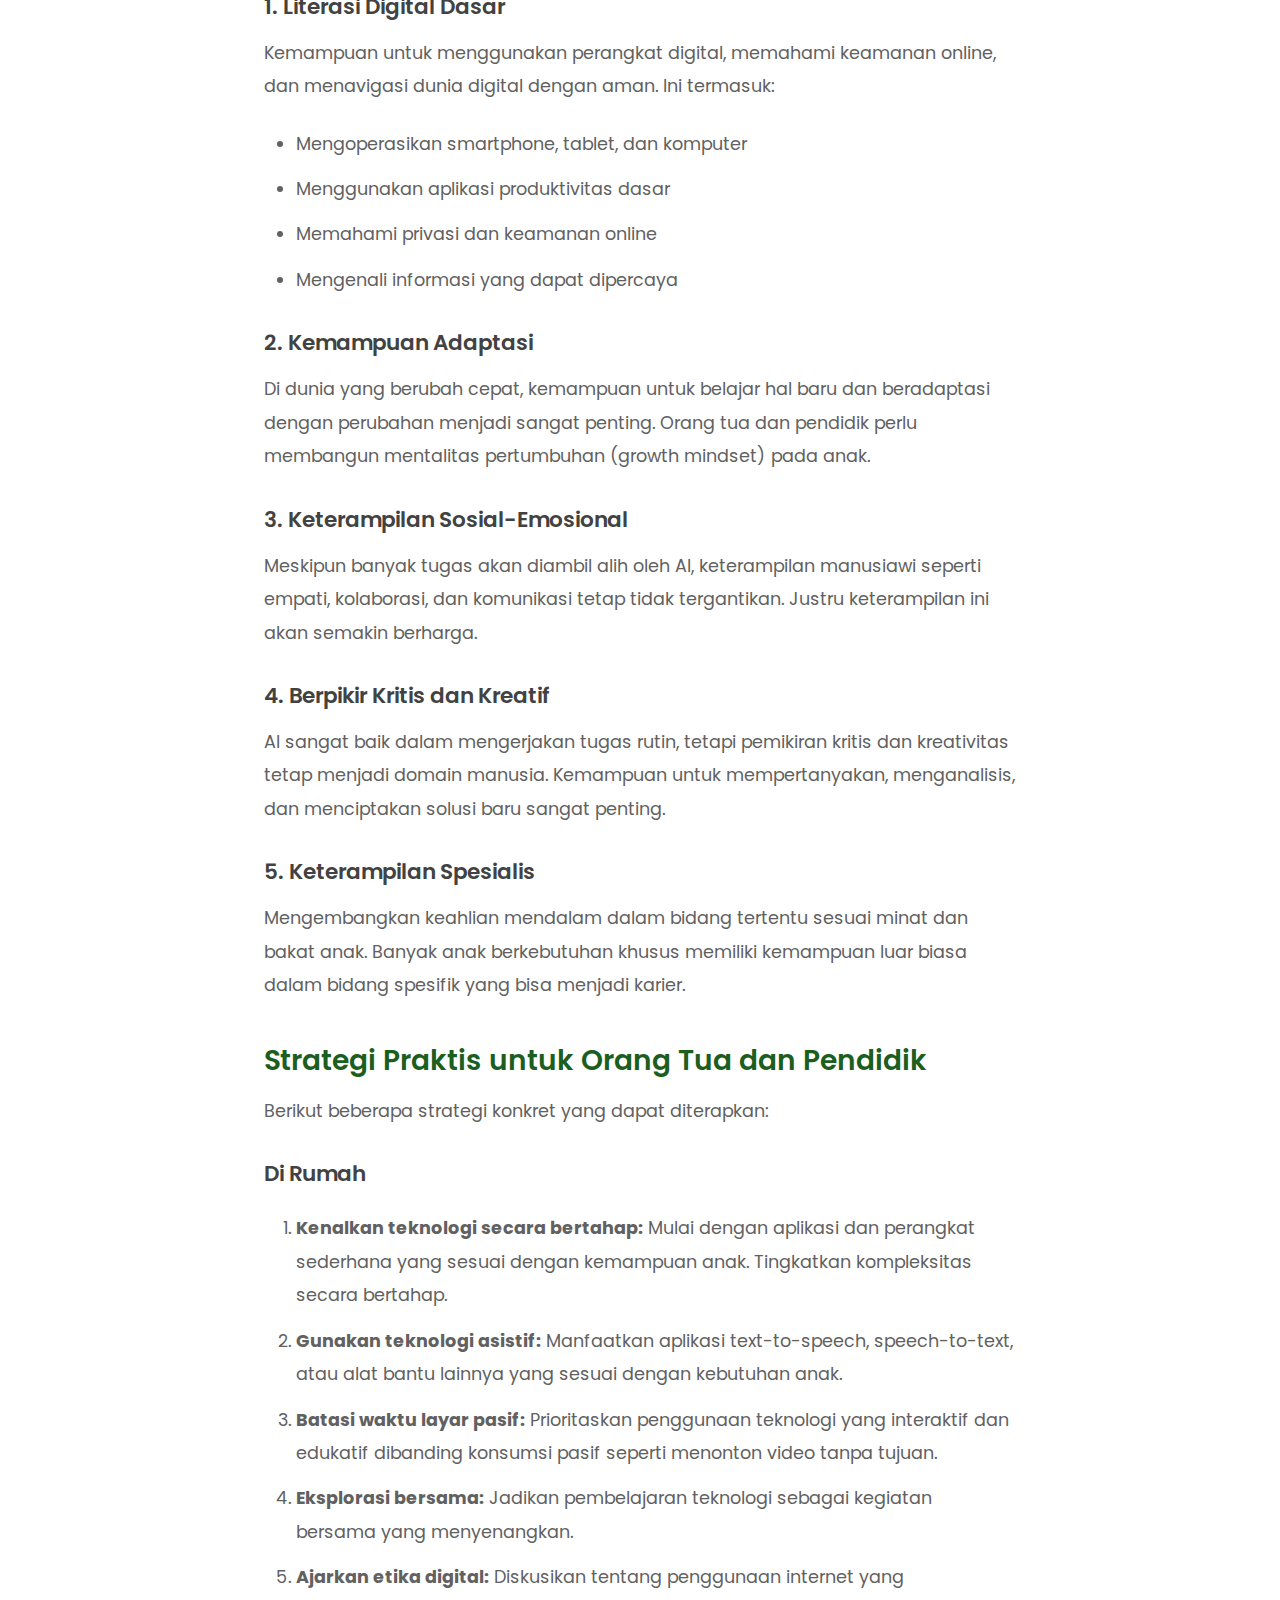
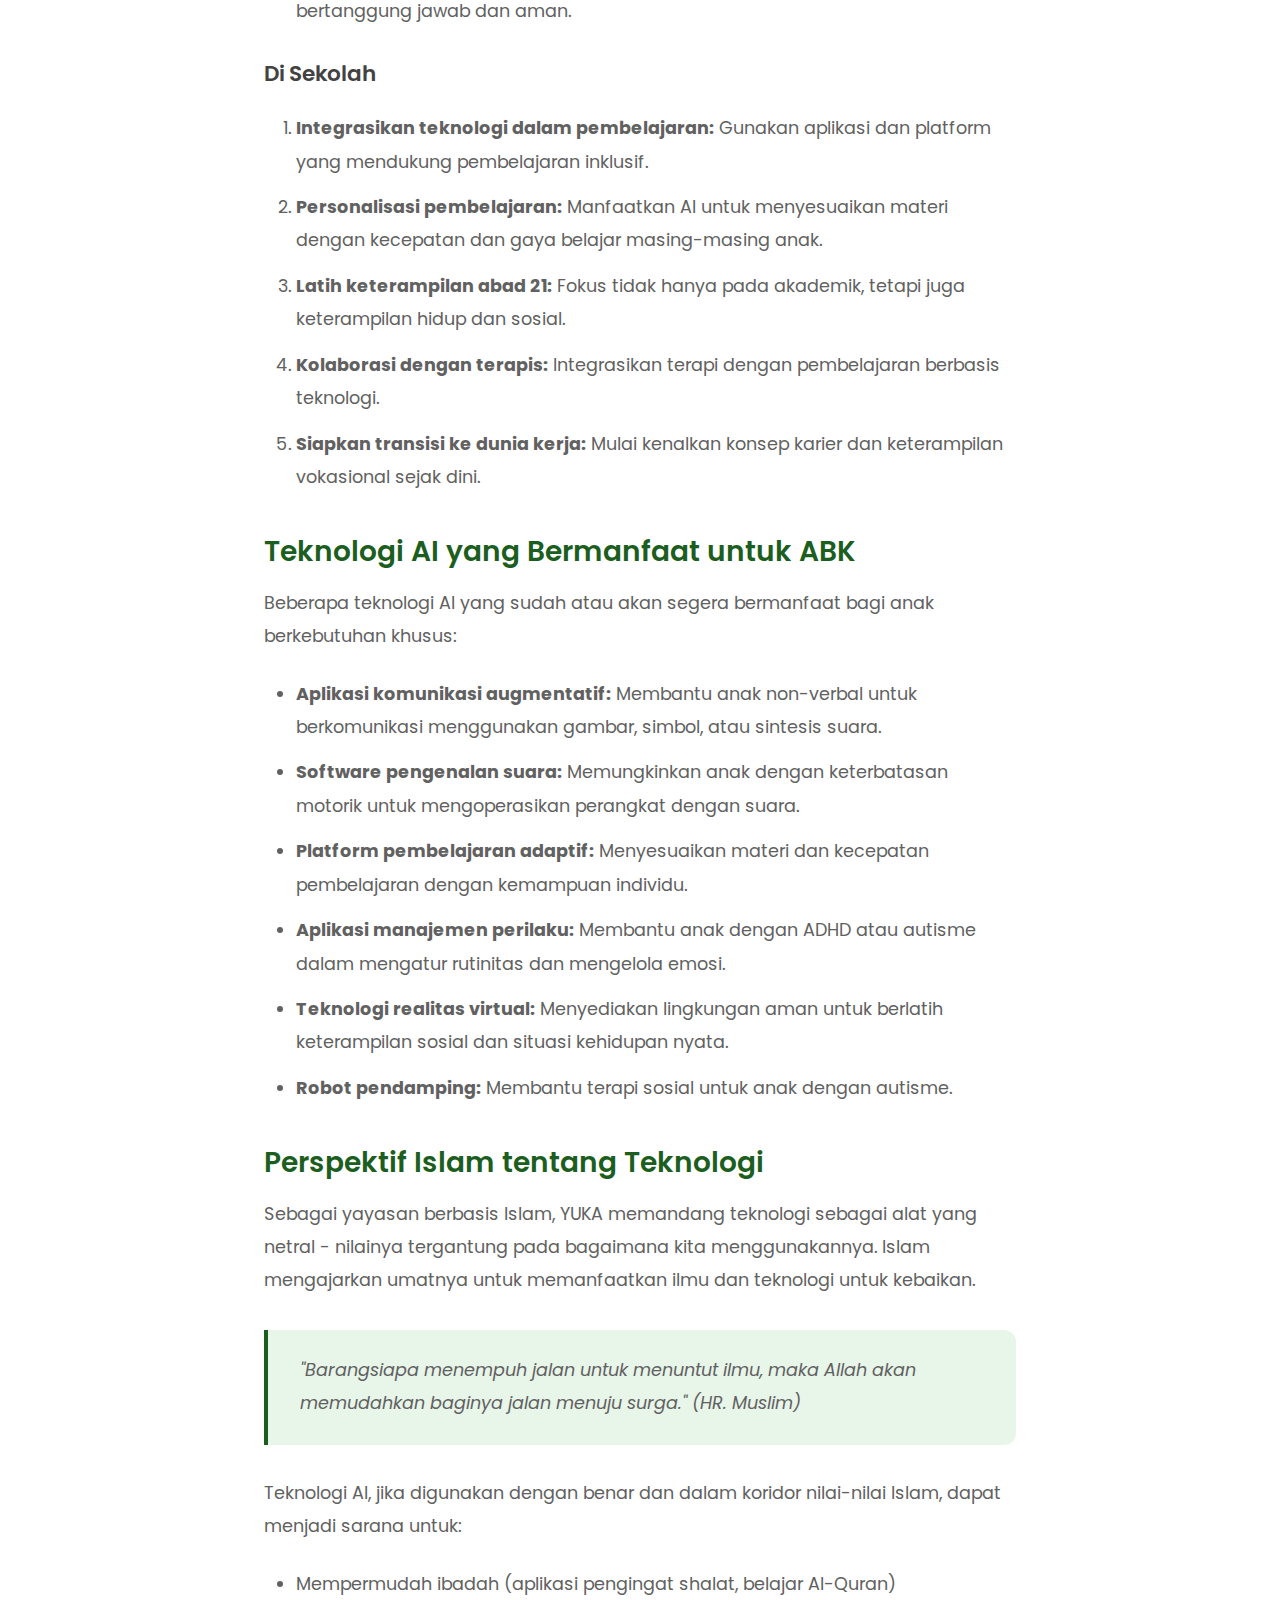
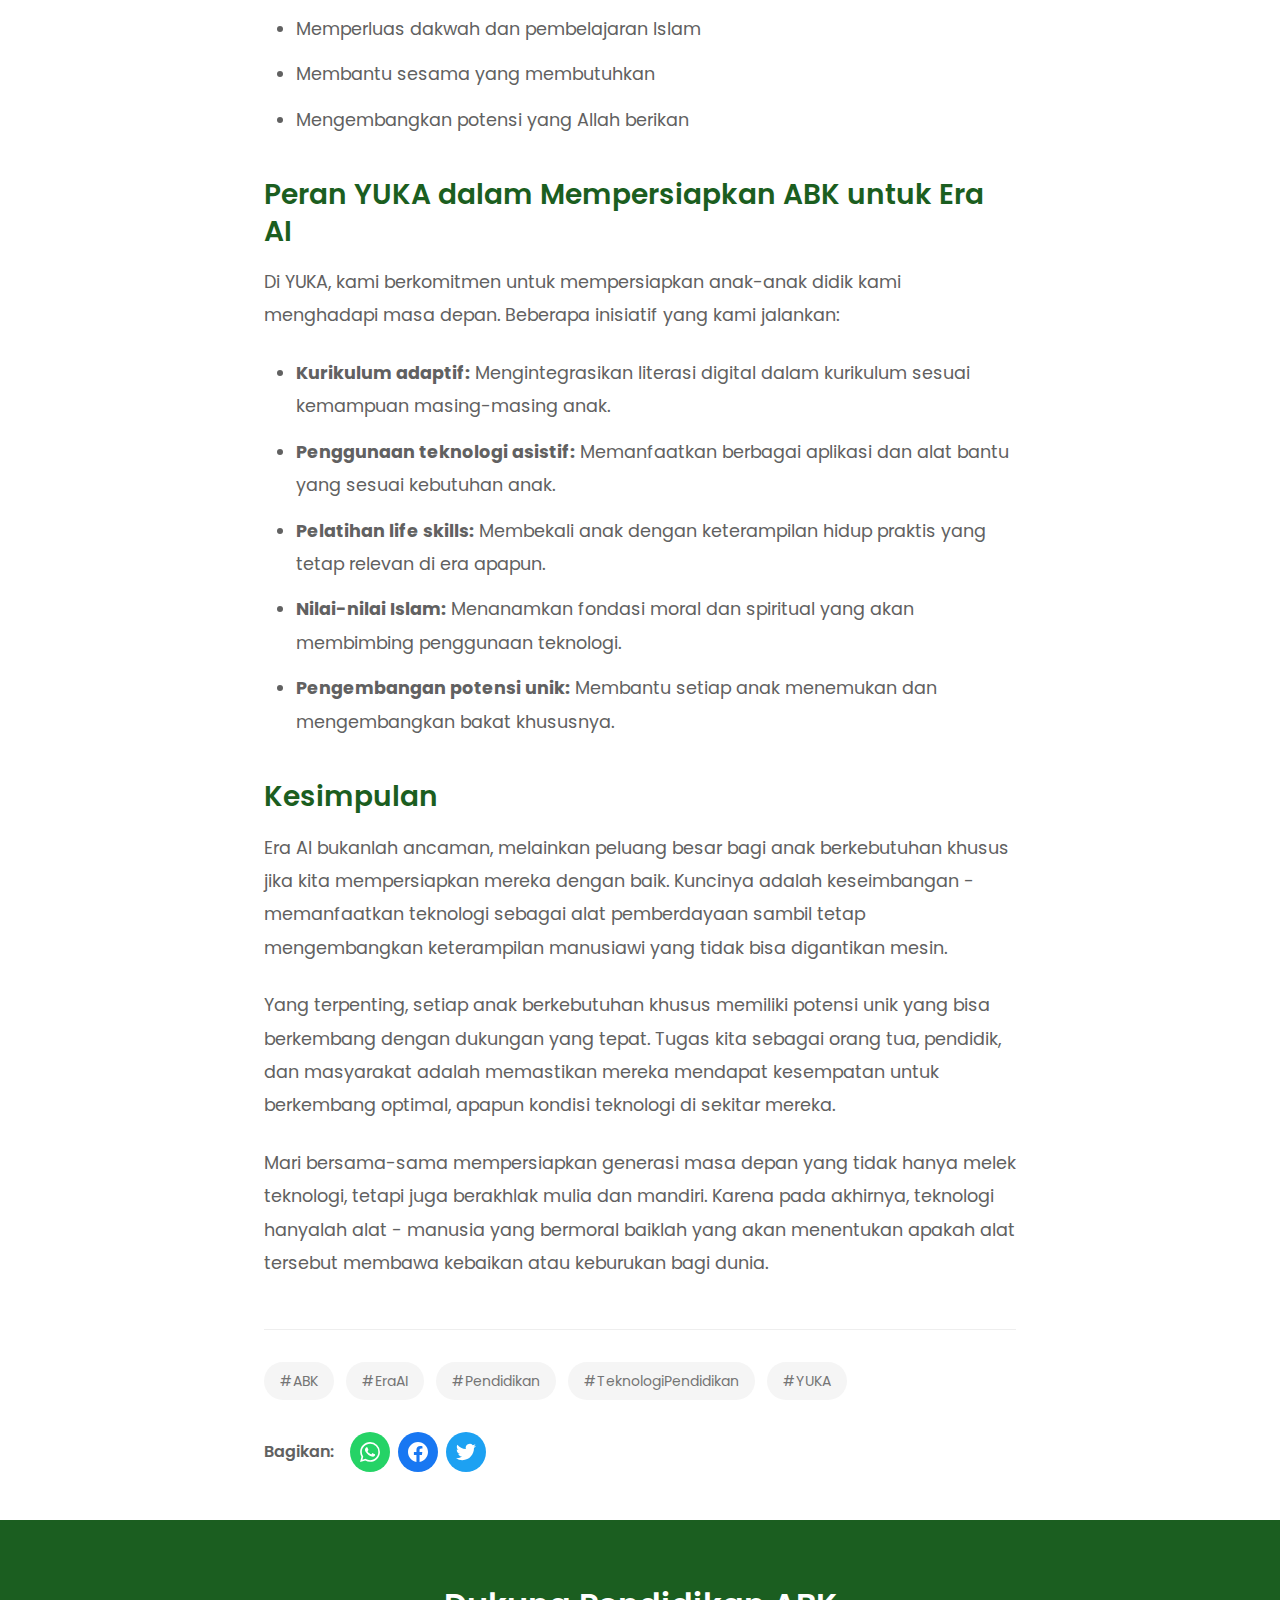
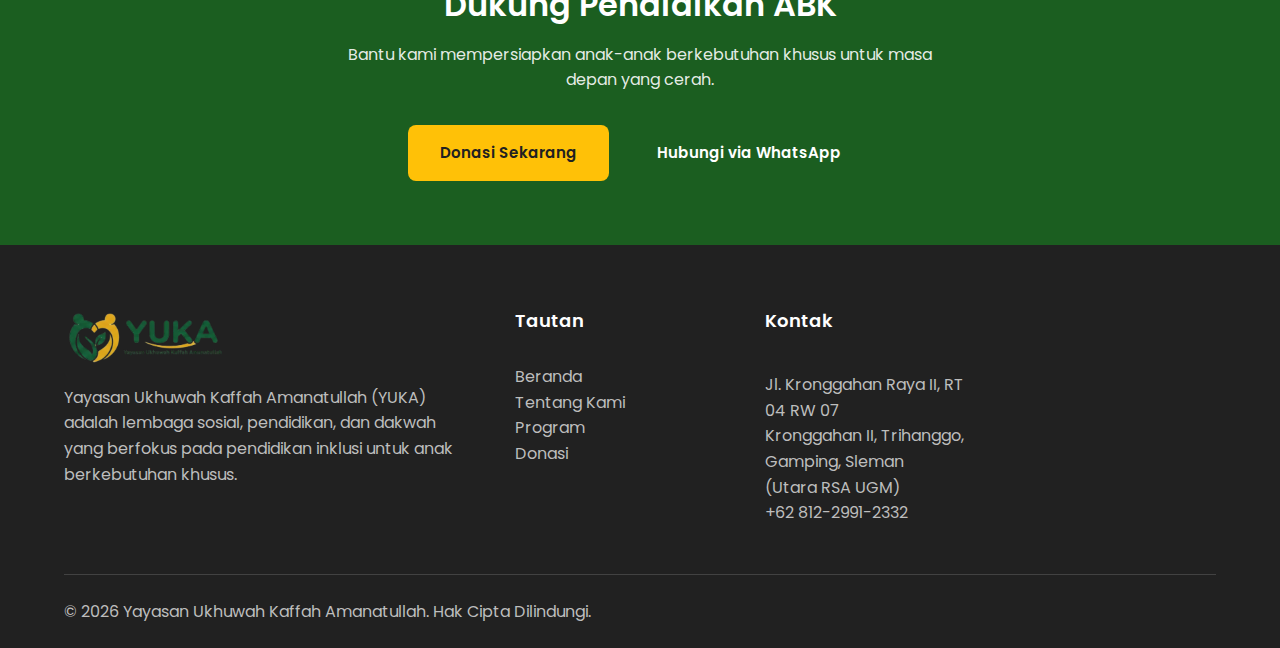
<file: artikel/abk-menghadapi-era-ai.html>
<!DOCTYPE html>
<html lang="id">
<head>
    <meta charset="UTF-8">
    <meta name="viewport" content="width=device-width, initial-scale=1.0">
    <meta http-equiv="X-UA-Compatible" content="IE=edge">

    <!-- SEO Meta Tags -->
    <title>Mempersiapkan Anak Berkebutuhan Khusus Menghadapi Era AI | YUKA</title>
    <meta name="description" content="Bagaimana mempersiapkan anak berkebutuhan khusus untuk menghadapi era kecerdasan buatan? Temukan strategi dan tips praktis untuk masa depan ABK di era teknologi.">
    <meta name="keywords" content="ABK era AI, anak berkebutuhan khusus, kecerdasan buatan, pendidikan masa depan, teknologi pendidikan, YUKA">
    <meta name="author" content="Yayasan Ukhuwah Kaffah Amanatullah">
    <meta name="robots" content="index, follow">
    <link rel="canonical" href="https://yukaindonesia.com/artikel/abk-menghadapi-era-ai.html">

    <!-- Open Graph / Facebook -->
    <meta property="og:type" content="article">
    <meta property="og:url" content="https://yukaindonesia.com/artikel/abk-menghadapi-era-ai.html">
    <meta property="og:title" content="Mempersiapkan Anak Berkebutuhan Khusus Menghadapi Era AI">
    <meta property="og:description" content="Strategi mempersiapkan ABK untuk masa depan di era kecerdasan buatan.">
    <meta property="og:image" content="https://yukaindonesia.com/Dokumentasi/21 Jan 2026/IMG_8417.JPG">

    <!-- Favicon -->
    <link rel="icon" type="image/x-icon" href="../Icon.ico">
    <link rel="shortcut icon" type="image/x-icon" href="../Icon.ico">

    <!-- Fonts -->
    <link rel="preconnect" href="https://fonts.googleapis.com">
    <link rel="preconnect" href="https://fonts.gstatic.com" crossorigin>
    <link href="https://fonts.googleapis.com/css2?family=Poppins:wght@300;400;500;600;700&family=Amiri:wght@400;700&display=swap" rel="stylesheet">

    <!-- Styles -->
    <link rel="stylesheet" href="../assets/css/style.css">

    <style>
        .article-header {
            background: linear-gradient(135deg, var(--primary) 0%, var(--primary-dark) 100%);
            padding: 8rem 0 4rem;
            color: var(--white);
        }
        .article-header h1 {
            color: var(--white) !important;
        }
        .article-header .breadcrumb a { color: rgba(255,255,255,0.8); }
        .article-header .breadcrumb .current { color: var(--white); }
        .article-meta { display: flex; gap: 2rem; margin-top: 1.5rem; flex-wrap: wrap; }
        .article-meta span { display: flex; align-items: center; gap: 0.5rem; color: rgba(255,255,255,0.9); font-size: 0.9rem; }
        .article-content { max-width: 800px; margin: 0 auto; padding: 3rem 1.5rem; }
        .article-featured-image { margin: -2rem auto 2rem; max-width: 900px; border-radius: 16px; overflow: hidden; box-shadow: 0 20px 60px rgba(0,0,0,0.15); }
        .article-featured-image img { width: 100%; height: auto; }
        .article-body { font-size: 1.1rem; line-height: 1.9; color: var(--gray-700); }
        .article-body h2 { color: var(--primary); margin: 2.5rem 0 1rem; font-size: 1.75rem; }
        .article-body h3 { color: var(--gray-800); margin: 2rem 0 1rem; font-size: 1.35rem; }
        .article-body p { margin-bottom: 1.5rem; }
        .article-body ul, .article-body ol { margin: 1.5rem 0; padding-left: 2rem; }
        .article-body li { margin-bottom: 0.75rem; list-style: disc; }
        .article-body ol li { list-style: decimal; }
        .article-body blockquote { background: var(--primary-50); border-left: 4px solid var(--primary); padding: 1.5rem 2rem; margin: 2rem 0; border-radius: 0 12px 12px 0; font-style: italic; color: var(--gray-700); }
        .highlight-box { background: linear-gradient(135deg, #e3f2fd 0%, #fff 100%); border: 2px solid #2196F3; border-radius: 16px; padding: 2rem; margin: 2rem 0; }
        .highlight-box h3 { color: #1976D2; margin-top: 0; }
        .article-tags { display: flex; gap: 0.75rem; flex-wrap: wrap; margin-top: 3rem; padding-top: 2rem; border-top: 1px solid var(--gray-200); }
        .article-tags a { background: var(--gray-100); padding: 0.5rem 1rem; border-radius: 20px; font-size: 0.875rem; color: var(--gray-600); transition: all 0.3s ease; }
        .article-tags a:hover { background: var(--primary); color: var(--white); }
        .article-share { display: flex; align-items: center; gap: 1rem; margin-top: 2rem; }
        .article-share span { font-weight: 600; color: var(--gray-700); }
        .share-buttons { display: flex; gap: 0.5rem; }
        .share-btn { width: 40px; height: 40px; border-radius: 50%; display: flex; align-items: center; justify-content: center; color: var(--white); transition: transform 0.3s ease; }
        .share-btn:hover { transform: scale(1.1); }
        .share-btn.whatsapp { background: #25D366; }
        .share-btn.facebook { background: #1877F2; }
        .share-btn.twitter { background: #1DA1F2; }
        @media (max-width: 768px) { .article-meta { gap: 1rem; } }
    </style>
</head>
<body>
    <!-- Navigation -->
    <nav class="navbar" id="navbar">
        <div class="container">
            <a href="../index.html" class="navbar-brand">
                <img src="../Logo/Logo.webp" alt="YUKA - Yayasan Ukhuwah Kaffah Amanatullah" class="brand-logo">
            </a>
            <div class="navbar-menu" id="navbarMenu">
                <a href="../index.html">Beranda</a>
                <a href="../tentang.html">Tentang</a>
                <a href="../program.html">Program</a>
                <a href="../galeri.html">Galeri</a>
                <a href="../blog.html" class="active">Artikel</a>
                <a href="../kontak.html">Kontak</a>
                <a href="../donasi.html" class="btn btn-primary btn-sm">Donasi</a>
            </div>
            <button class="navbar-toggle" id="navbarToggle" aria-label="Toggle navigation">
                <span></span><span></span><span></span>
            </button>
        </div>
    </nav>

    <!-- Article Header -->
    <header class="article-header">
        <div class="container">
            <div class="breadcrumb">
                <a href="../index.html">Beranda</a>
                <span class="separator">/</span>
                <a href="../blog.html">Artikel</a>
                <span class="separator">/</span>
                <span class="current">ABK Menghadapi Era AI</span>
            </div>
            <span class="card-category" style="background: var(--secondary); color: var(--gray-900); padding: 0.5rem 1rem; border-radius: 20px; font-size: 0.875rem; display: inline-block; margin: 1rem 0;">Pendidikan</span>
            <h1 style="font-size: 2.5rem; max-width: 800px;">Mempersiapkan Anak Berkebutuhan Khusus Menghadapi Era AI</h1>
            <div class="article-meta">
                <span><svg width="18" height="18" viewBox="0 0 24 24" fill="none" stroke="currentColor" stroke-width="2"><rect x="3" y="4" width="18" height="18" rx="2" ry="2"/><line x1="16" y1="2" x2="16" y2="6"/><line x1="8" y1="2" x2="8" y2="6"/><line x1="3" y1="10" x2="21" y2="10"/></svg>8 Januari 2026</span>
                <span><svg width="18" height="18" viewBox="0 0 24 24" fill="none" stroke="currentColor" stroke-width="2"><path d="M12 8v4l3 3m6-3a9 9 0 11-18 0 9 9 0 0118 0z"/></svg>6 menit baca</span>
                <span><svg width="18" height="18" viewBox="0 0 24 24" fill="none" stroke="currentColor" stroke-width="2"><path d="M20 21v-2a4 4 0 00-4-4H8a4 4 0 00-4 4v2"/><circle cx="12" cy="7" r="4"/></svg>Tim YUKA</span>
            </div>
        </div>
    </header>

    <!-- Featured Image -->
    <div class="container">
        <div class="article-featured-image">
            <img src="../Dokumentasi/21 Jan 2026/IMG_8417.webp" alt="Anak-anak YUKA belajar dengan teknologi adaptif untuk menghadapi masa depan">
        </div>
    </div>

    <!-- Article Content -->
    <article class="article-content">
        <div class="article-body">
            <p><strong>Era kecerdasan buatan (Artificial Intelligence/AI) telah tiba dan mengubah berbagai aspek kehidupan manusia.</strong> Dari cara kita bekerja, belajar, berkomunikasi, hingga berinteraksi dengan dunia sekitar - semuanya mengalami transformasi signifikan. Pertanyaan yang kini muncul: bagaimana nasib anak-anak berkebutuhan khusus di tengah revolusi teknologi ini?</p>

            <p>Kabar baiknya, era AI justru membawa harapan baru bagi anak berkebutuhan khusus. Teknologi yang tepat dapat menjadi alat pemberdayaan yang luar biasa, membantu mereka mengatasi keterbatasan dan mengembangkan potensi yang sebelumnya sulit dijangkau. Namun, persiapan yang matang tetap diperlukan agar mereka tidak tertinggal.</p>

            <h2>Tantangan dan Peluang di Era AI</h2>

            <p>Sebelum membahas strategi persiapan, penting untuk memahami lanskap tantangan dan peluang yang dihadapi anak berkebutuhan khusus di era AI:</p>

            <h3>Tantangan yang Dihadapi</h3>

            <ul>
                <li><strong>Kesenjangan digital:</strong> Tidak semua anak berkebutuhan khusus memiliki akses yang sama terhadap teknologi. Keterbatasan ekonomi dan infrastruktur bisa memperlebar kesenjangan.</li>
                <li><strong>Kurangnya teknologi yang aksesibel:</strong> Banyak aplikasi dan platform AI belum dirancang dengan mempertimbangkan kebutuhan khusus pengguna.</li>
                <li><strong>Perubahan pasar kerja:</strong> Otomatisasi mengubah jenis pekerjaan yang tersedia. Beberapa pekerjaan yang selama ini menjadi andalan ABK mungkin tergantikan oleh mesin.</li>
                <li><strong>Kecepatan perubahan:</strong> Teknologi berkembang sangat cepat, membuat adaptasi menjadi tantangan tersendiri.</li>
                <li><strong>Ketergantungan berlebihan:</strong> Risiko menjadi terlalu bergantung pada teknologi tanpa mengembangkan kemampuan dasar.</li>
            </ul>

            <h3>Peluang yang Tersedia</h3>

            <ul>
                <li><strong>Teknologi asistif berbasis AI:</strong> Alat bantu yang semakin canggih untuk komunikasi, mobilitas, dan pembelajaran.</li>
                <li><strong>Pembelajaran yang dipersonalisasi:</strong> AI dapat menyesuaikan materi dan metode pembelajaran dengan kebutuhan individu setiap anak.</li>
                <li><strong>Peluang kerja baru:</strong> Munculnya jenis pekerjaan baru yang mungkin cocok dengan kekuatan unik ABK.</li>
                <li><strong>Konektivitas global:</strong> Kesempatan untuk terhubung dengan komunitas dan sumber daya di seluruh dunia.</li>
                <li><strong>Kemandirian yang lebih besar:</strong> Teknologi memungkinkan ABK untuk lebih mandiri dalam kehidupan sehari-hari.</li>
            </ul>

            <div class="highlight-box">
                <h3>Fakta Menarik</h3>
                <p>Banyak inovator dan pemikir besar dalam bidang teknologi justru memiliki kondisi neurodivergent. Elon Musk, pendiri Tesla dan SpaceX, mengakui memiliki sindrom Asperger. Kemampuan berpikir berbeda seringkali menjadi kekuatan dalam dunia inovasi.</p>
            </div>

            <h2>Keterampilan yang Perlu Dikembangkan</h2>

            <p>Di era AI, ada beberapa keterampilan kunci yang perlu dikembangkan oleh anak berkebutuhan khusus:</p>

            <h3>1. Literasi Digital Dasar</h3>
            <p>Kemampuan untuk menggunakan perangkat digital, memahami keamanan online, dan menavigasi dunia digital dengan aman. Ini termasuk:</p>
            <ul>
                <li>Mengoperasikan smartphone, tablet, dan komputer</li>
                <li>Menggunakan aplikasi produktivitas dasar</li>
                <li>Memahami privasi dan keamanan online</li>
                <li>Mengenali informasi yang dapat dipercaya</li>
            </ul>

            <h3>2. Kemampuan Adaptasi</h3>
            <p>Di dunia yang berubah cepat, kemampuan untuk belajar hal baru dan beradaptasi dengan perubahan menjadi sangat penting. Orang tua dan pendidik perlu membangun mentalitas pertumbuhan (growth mindset) pada anak.</p>

            <h3>3. Keterampilan Sosial-Emosional</h3>
            <p>Meskipun banyak tugas akan diambil alih oleh AI, keterampilan manusiawi seperti empati, kolaborasi, dan komunikasi tetap tidak tergantikan. Justru keterampilan ini akan semakin berharga.</p>

            <h3>4. Berpikir Kritis dan Kreatif</h3>
            <p>AI sangat baik dalam mengerjakan tugas rutin, tetapi pemikiran kritis dan kreativitas tetap menjadi domain manusia. Kemampuan untuk mempertanyakan, menganalisis, dan menciptakan solusi baru sangat penting.</p>

            <h3>5. Keterampilan Spesialis</h3>
            <p>Mengembangkan keahlian mendalam dalam bidang tertentu sesuai minat dan bakat anak. Banyak anak berkebutuhan khusus memiliki kemampuan luar biasa dalam bidang spesifik yang bisa menjadi karier.</p>

            <h2>Strategi Praktis untuk Orang Tua dan Pendidik</h2>

            <p>Berikut beberapa strategi konkret yang dapat diterapkan:</p>

            <h3>Di Rumah</h3>
            <ol>
                <li><strong>Kenalkan teknologi secara bertahap:</strong> Mulai dengan aplikasi dan perangkat sederhana yang sesuai dengan kemampuan anak. Tingkatkan kompleksitas secara bertahap.</li>
                <li><strong>Gunakan teknologi asistif:</strong> Manfaatkan aplikasi text-to-speech, speech-to-text, atau alat bantu lainnya yang sesuai dengan kebutuhan anak.</li>
                <li><strong>Batasi waktu layar pasif:</strong> Prioritaskan penggunaan teknologi yang interaktif dan edukatif dibanding konsumsi pasif seperti menonton video tanpa tujuan.</li>
                <li><strong>Eksplorasi bersama:</strong> Jadikan pembelajaran teknologi sebagai kegiatan bersama yang menyenangkan.</li>
                <li><strong>Ajarkan etika digital:</strong> Diskusikan tentang penggunaan internet yang bertanggung jawab dan aman.</li>
            </ol>

            <h3>Di Sekolah</h3>
            <ol>
                <li><strong>Integrasikan teknologi dalam pembelajaran:</strong> Gunakan aplikasi dan platform yang mendukung pembelajaran inklusif.</li>
                <li><strong>Personalisasi pembelajaran:</strong> Manfaatkan AI untuk menyesuaikan materi dengan kecepatan dan gaya belajar masing-masing anak.</li>
                <li><strong>Latih keterampilan abad 21:</strong> Fokus tidak hanya pada akademik, tetapi juga keterampilan hidup dan sosial.</li>
                <li><strong>Kolaborasi dengan terapis:</strong> Integrasikan terapi dengan pembelajaran berbasis teknologi.</li>
                <li><strong>Siapkan transisi ke dunia kerja:</strong> Mulai kenalkan konsep karier dan keterampilan vokasional sejak dini.</li>
            </ol>

            <h2>Teknologi AI yang Bermanfaat untuk ABK</h2>

            <p>Beberapa teknologi AI yang sudah atau akan segera bermanfaat bagi anak berkebutuhan khusus:</p>

            <ul>
                <li><strong>Aplikasi komunikasi augmentatif:</strong> Membantu anak non-verbal untuk berkomunikasi menggunakan gambar, simbol, atau sintesis suara.</li>
                <li><strong>Software pengenalan suara:</strong> Memungkinkan anak dengan keterbatasan motorik untuk mengoperasikan perangkat dengan suara.</li>
                <li><strong>Platform pembelajaran adaptif:</strong> Menyesuaikan materi dan kecepatan pembelajaran dengan kemampuan individu.</li>
                <li><strong>Aplikasi manajemen perilaku:</strong> Membantu anak dengan ADHD atau autisme dalam mengatur rutinitas dan mengelola emosi.</li>
                <li><strong>Teknologi realitas virtual:</strong> Menyediakan lingkungan aman untuk berlatih keterampilan sosial dan situasi kehidupan nyata.</li>
                <li><strong>Robot pendamping:</strong> Membantu terapi sosial untuk anak dengan autisme.</li>
            </ul>

            <h2>Perspektif Islam tentang Teknologi</h2>

            <p>Sebagai yayasan berbasis Islam, YUKA memandang teknologi sebagai alat yang netral - nilainya tergantung pada bagaimana kita menggunakannya. Islam mengajarkan umatnya untuk memanfaatkan ilmu dan teknologi untuk kebaikan.</p>

            <blockquote>
                "Barangsiapa menempuh jalan untuk menuntut ilmu, maka Allah akan memudahkan baginya jalan menuju surga." (HR. Muslim)
            </blockquote>

            <p>Teknologi AI, jika digunakan dengan benar dan dalam koridor nilai-nilai Islam, dapat menjadi sarana untuk:</p>
            <ul>
                <li>Mempermudah ibadah (aplikasi pengingat shalat, belajar Al-Quran)</li>
                <li>Memperluas dakwah dan pembelajaran Islam</li>
                <li>Membantu sesama yang membutuhkan</li>
                <li>Mengembangkan potensi yang Allah berikan</li>
            </ul>

            <h2>Peran YUKA dalam Mempersiapkan ABK untuk Era AI</h2>

            <p>Di YUKA, kami berkomitmen untuk mempersiapkan anak-anak didik kami menghadapi masa depan. Beberapa inisiatif yang kami jalankan:</p>

            <ul>
                <li><strong>Kurikulum adaptif:</strong> Mengintegrasikan literasi digital dalam kurikulum sesuai kemampuan masing-masing anak.</li>
                <li><strong>Penggunaan teknologi asistif:</strong> Memanfaatkan berbagai aplikasi dan alat bantu yang sesuai kebutuhan anak.</li>
                <li><strong>Pelatihan life skills:</strong> Membekali anak dengan keterampilan hidup praktis yang tetap relevan di era apapun.</li>
                <li><strong>Nilai-nilai Islam:</strong> Menanamkan fondasi moral dan spiritual yang akan membimbing penggunaan teknologi.</li>
                <li><strong>Pengembangan potensi unik:</strong> Membantu setiap anak menemukan dan mengembangkan bakat khususnya.</li>
            </ul>

            <h2>Kesimpulan</h2>

            <p>Era AI bukanlah ancaman, melainkan peluang besar bagi anak berkebutuhan khusus jika kita mempersiapkan mereka dengan baik. Kuncinya adalah keseimbangan - memanfaatkan teknologi sebagai alat pemberdayaan sambil tetap mengembangkan keterampilan manusiawi yang tidak bisa digantikan mesin.</p>

            <p>Yang terpenting, setiap anak berkebutuhan khusus memiliki potensi unik yang bisa berkembang dengan dukungan yang tepat. Tugas kita sebagai orang tua, pendidik, dan masyarakat adalah memastikan mereka mendapat kesempatan untuk berkembang optimal, apapun kondisi teknologi di sekitar mereka.</p>

            <p>Mari bersama-sama mempersiapkan generasi masa depan yang tidak hanya melek teknologi, tetapi juga berakhlak mulia dan mandiri. Karena pada akhirnya, teknologi hanyalah alat - manusia yang bermoral baiklah yang akan menentukan apakah alat tersebut membawa kebaikan atau keburukan bagi dunia.</p>
        </div>

        <!-- Tags -->
        <div class="article-tags">
            <a href="#">#ABK</a>
            <a href="#">#EraAI</a>
            <a href="#">#Pendidikan</a>
            <a href="#">#TeknologiPendidikan</a>
            <a href="#">#YUKA</a>
        </div>

        <!-- Share -->
        <div class="article-share">
            <span>Bagikan:</span>
            <div class="share-buttons">
                <a href="https://wa.me/?text=Mempersiapkan%20ABK%20Menghadapi%20Era%20AI%20-%20https://yukaindonesia.com/artikel/abk-menghadapi-era-ai.html" target="_blank" class="share-btn whatsapp" aria-label="Share to WhatsApp">
                    <svg width="20" height="20" fill="currentColor" viewBox="0 0 24 24"><path d="M17.472 14.382c-.297-.149-1.758-.867-2.03-.967-.273-.099-.471-.148-.67.15-.197.297-.767.966-.94 1.164-.173.199-.347.223-.644.075-.297-.15-1.255-.463-2.39-1.475-.883-.788-1.48-1.761-1.653-2.059-.173-.297-.018-.458.13-.606.134-.133.298-.347.446-.52.149-.174.198-.298.298-.497.099-.198.05-.371-.025-.52-.075-.149-.669-1.612-.916-2.207-.242-.579-.487-.5-.669-.51-.173-.008-.371-.01-.57-.01-.198 0-.52.074-.792.372-.272.297-1.04 1.016-1.04 2.479 0 1.462 1.065 2.875 1.213 3.074.149.198 2.096 3.2 5.077 4.487.709.306 1.262.489 1.694.625.712.227 1.36.195 1.871.118.571-.085 1.758-.719 2.006-1.413.248-.694.248-1.289.173-1.413-.074-.124-.272-.198-.57-.347m-5.421 7.403h-.004a9.87 9.87 0 01-5.031-1.378l-.361-.214-3.741.982.998-3.648-.235-.374a9.86 9.86 0 01-1.51-5.26c.001-5.45 4.436-9.884 9.888-9.884 2.64 0 5.122 1.03 6.988 2.898a9.825 9.825 0 012.893 6.994c-.003 5.45-4.437 9.884-9.885 9.884m8.413-18.297A11.815 11.815 0 0012.05 0C5.495 0 .16 5.335.157 11.892c0 2.096.547 4.142 1.588 5.945L.057 24l6.305-1.654a11.882 11.882 0 005.683 1.448h.005c6.554 0 11.89-5.335 11.893-11.893a11.821 11.821 0 00-3.48-8.413z"/></svg>
                </a>
                <a href="https://www.facebook.com/sharer/sharer.php?u=https://yukaindonesia.com/artikel/abk-menghadapi-era-ai.html" target="_blank" class="share-btn facebook" aria-label="Share to Facebook">
                    <svg width="20" height="20" fill="currentColor" viewBox="0 0 24 24"><path d="M24 12.073c0-6.627-5.373-12-12-12s-12 5.373-12 12c0 5.99 4.388 10.954 10.125 11.854v-8.385H7.078v-3.47h3.047V9.43c0-3.007 1.792-4.669 4.533-4.669 1.312 0 2.686.235 2.686.235v2.953H15.83c-1.491 0-1.956.925-1.956 1.874v2.25h3.328l-.532 3.47h-2.796v8.385C19.612 23.027 24 18.062 24 12.073z"/></svg>
                </a>
                <a href="https://twitter.com/intent/tweet?text=Mempersiapkan%20ABK%20Menghadapi%20Era%20AI&url=https://yukaindonesia.com/artikel/abk-menghadapi-era-ai.html" target="_blank" class="share-btn twitter" aria-label="Share to Twitter">
                    <svg width="20" height="20" fill="currentColor" viewBox="0 0 24 24"><path d="M23.953 4.57a10 10 0 01-2.825.775 4.958 4.958 0 002.163-2.723c-.951.555-2.005.959-3.127 1.184a4.92 4.92 0 00-8.384 4.482C7.69 8.095 4.067 6.13 1.64 3.162a4.822 4.822 0 00-.666 2.475c0 1.71.87 3.213 2.188 4.096a4.904 4.904 0 01-2.228-.616v.06a4.923 4.923 0 003.946 4.827 4.996 4.996 0 01-2.212.085 4.936 4.936 0 004.604 3.417 9.867 9.867 0 01-6.102 2.105c-.39 0-.779-.023-1.17-.067a13.995 13.995 0 007.557 2.209c9.053 0 13.998-7.496 13.998-13.985 0-.21 0-.42-.015-.63A9.935 9.935 0 0024 4.59z"/></svg>
                </a>
            </div>
        </div>
    </article>

    <!-- CTA Section -->
    <section class="section bg-primary" style="padding: 4rem 0;">
        <div class="container text-center">
            <h2 style="color: var(--white); margin-bottom: 1rem;">Dukung Pendidikan ABK</h2>
            <p style="color: rgba(255,255,255,0.9); max-width: 600px; margin: 0 auto 2rem;">Bantu kami mempersiapkan anak-anak berkebutuhan khusus untuk masa depan yang cerah.</p>
            <div style="display: flex; gap: 1rem; justify-content: center; flex-wrap: wrap;">
                <a href="../donasi.html" class="btn btn-secondary">Donasi Sekarang</a>
                <a href="https://wa.me/6281229912332?text=Halo%20YUKA,%20saya%20ingin%20bertanya%20tentang%20program%20pendidikan" target="_blank" class="btn btn-outline-light">Hubungi via WhatsApp</a>
            </div>
        </div>
    </section>

    <!-- Footer -->
    <footer class="footer">
        <div class="container">
            <div class="footer-grid">
                <div class="footer-about">
                    <img src="../Logo/Logo.webp" alt="YUKA Logo" style="height: 60px; margin-bottom: 1rem;">
                    <p>Yayasan Ukhuwah Kaffah Amanatullah (YUKA) adalah lembaga sosial, pendidikan, dan dakwah yang berfokus pada pendidikan inklusi untuk anak berkebutuhan khusus.</p>
                </div>
                <div class="footer-links">
                    <h4>Tautan</h4>
                    <ul>
                        <li><a href="../index.html">Beranda</a></li>
                        <li><a href="../tentang.html">Tentang Kami</a></li>
                        <li><a href="../program.html">Program</a></li>
                        <li><a href="../donasi.html">Donasi</a></li>
                    </ul>
                </div>
                <div class="footer-contact">
                    <h4>Kontak</h4>
                    <ul>
                        <li>Jl. Kronggahan Raya II, RT 04 RW 07</li>
                        <li>Kronggahan II, Trihanggo, Gamping, Sleman</li>
                        <li>(Utara RSA UGM)</li>
                        <li><a href="tel:+6281229912332">+62 812-2991-2332</a></li>
                    </ul>
                </div>
            </div>
            <div class="footer-bottom">
                <p>&copy; 2026 Yayasan Ukhuwah Kaffah Amanatullah. Hak Cipta Dilindungi.</p>
            </div>
        </div>
    </footer>

    <script src="../assets/js/main.js"></script>
</body>
</html>
</file>
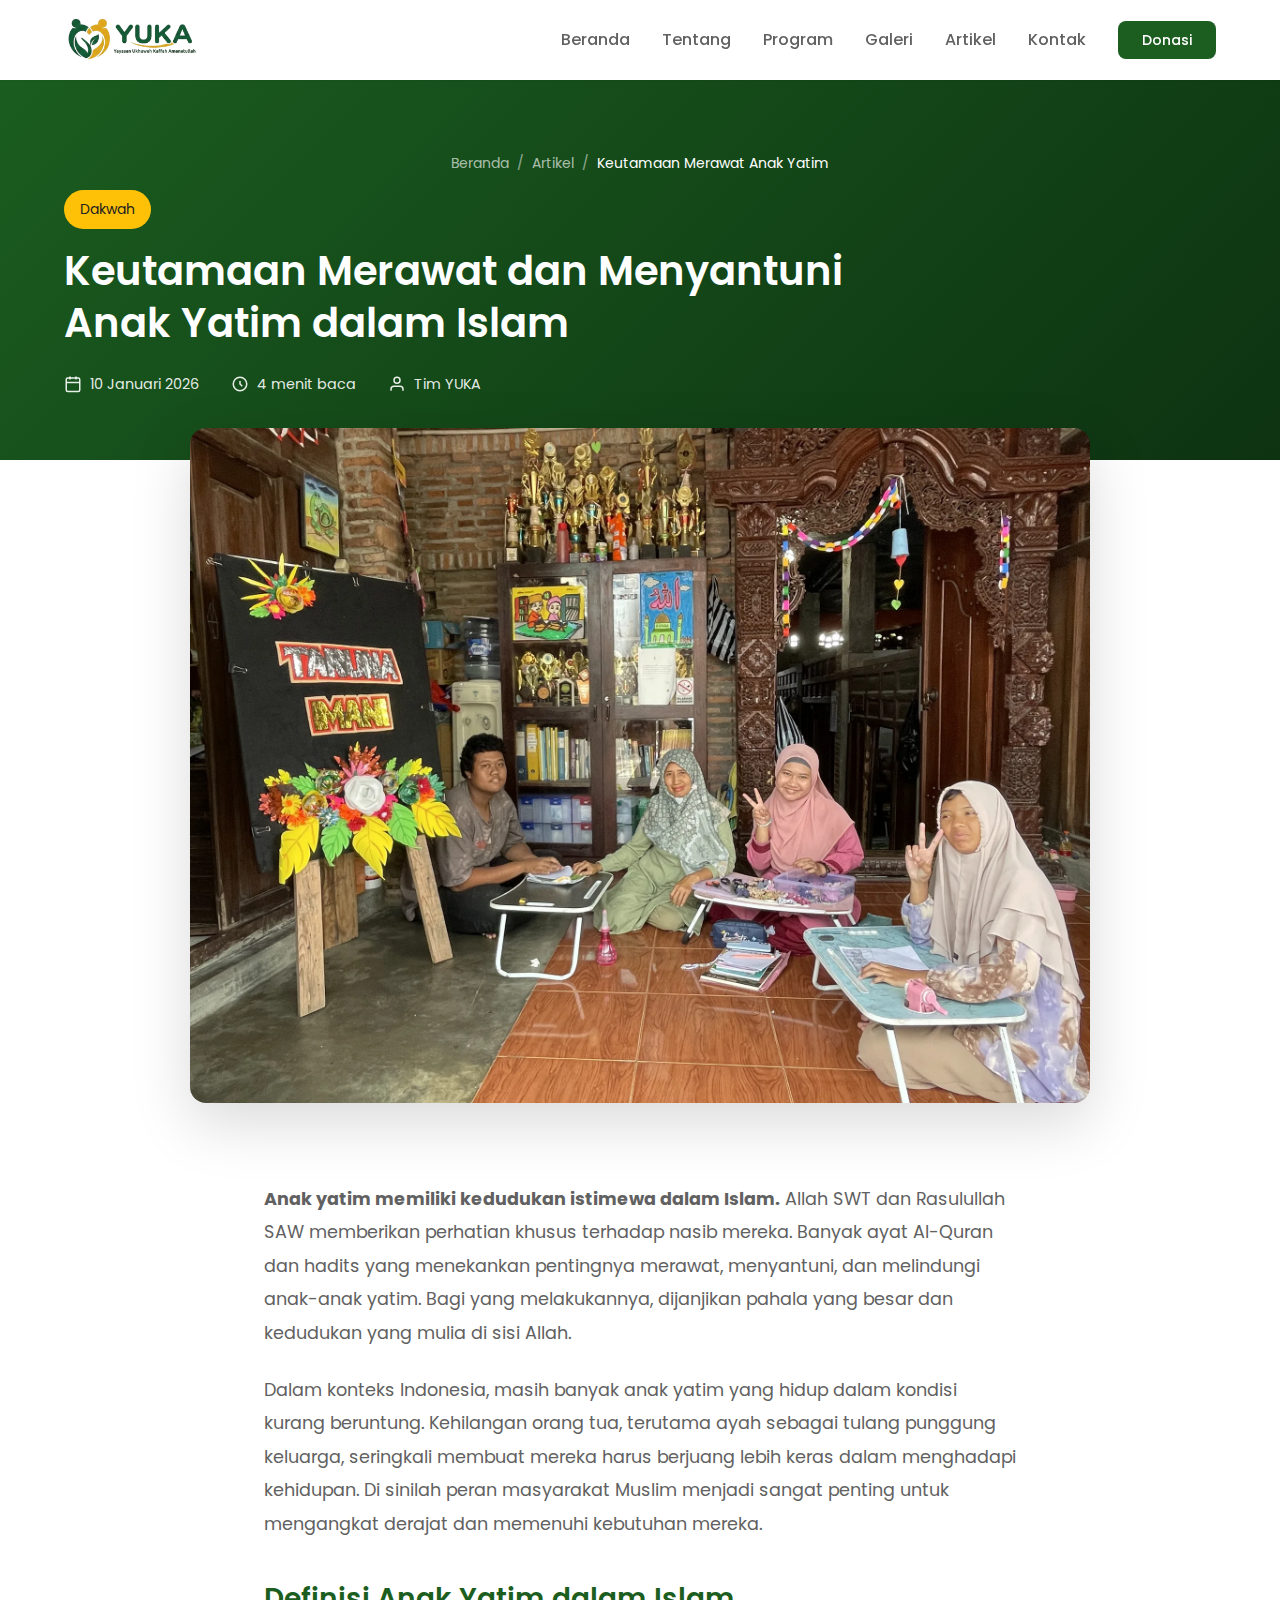
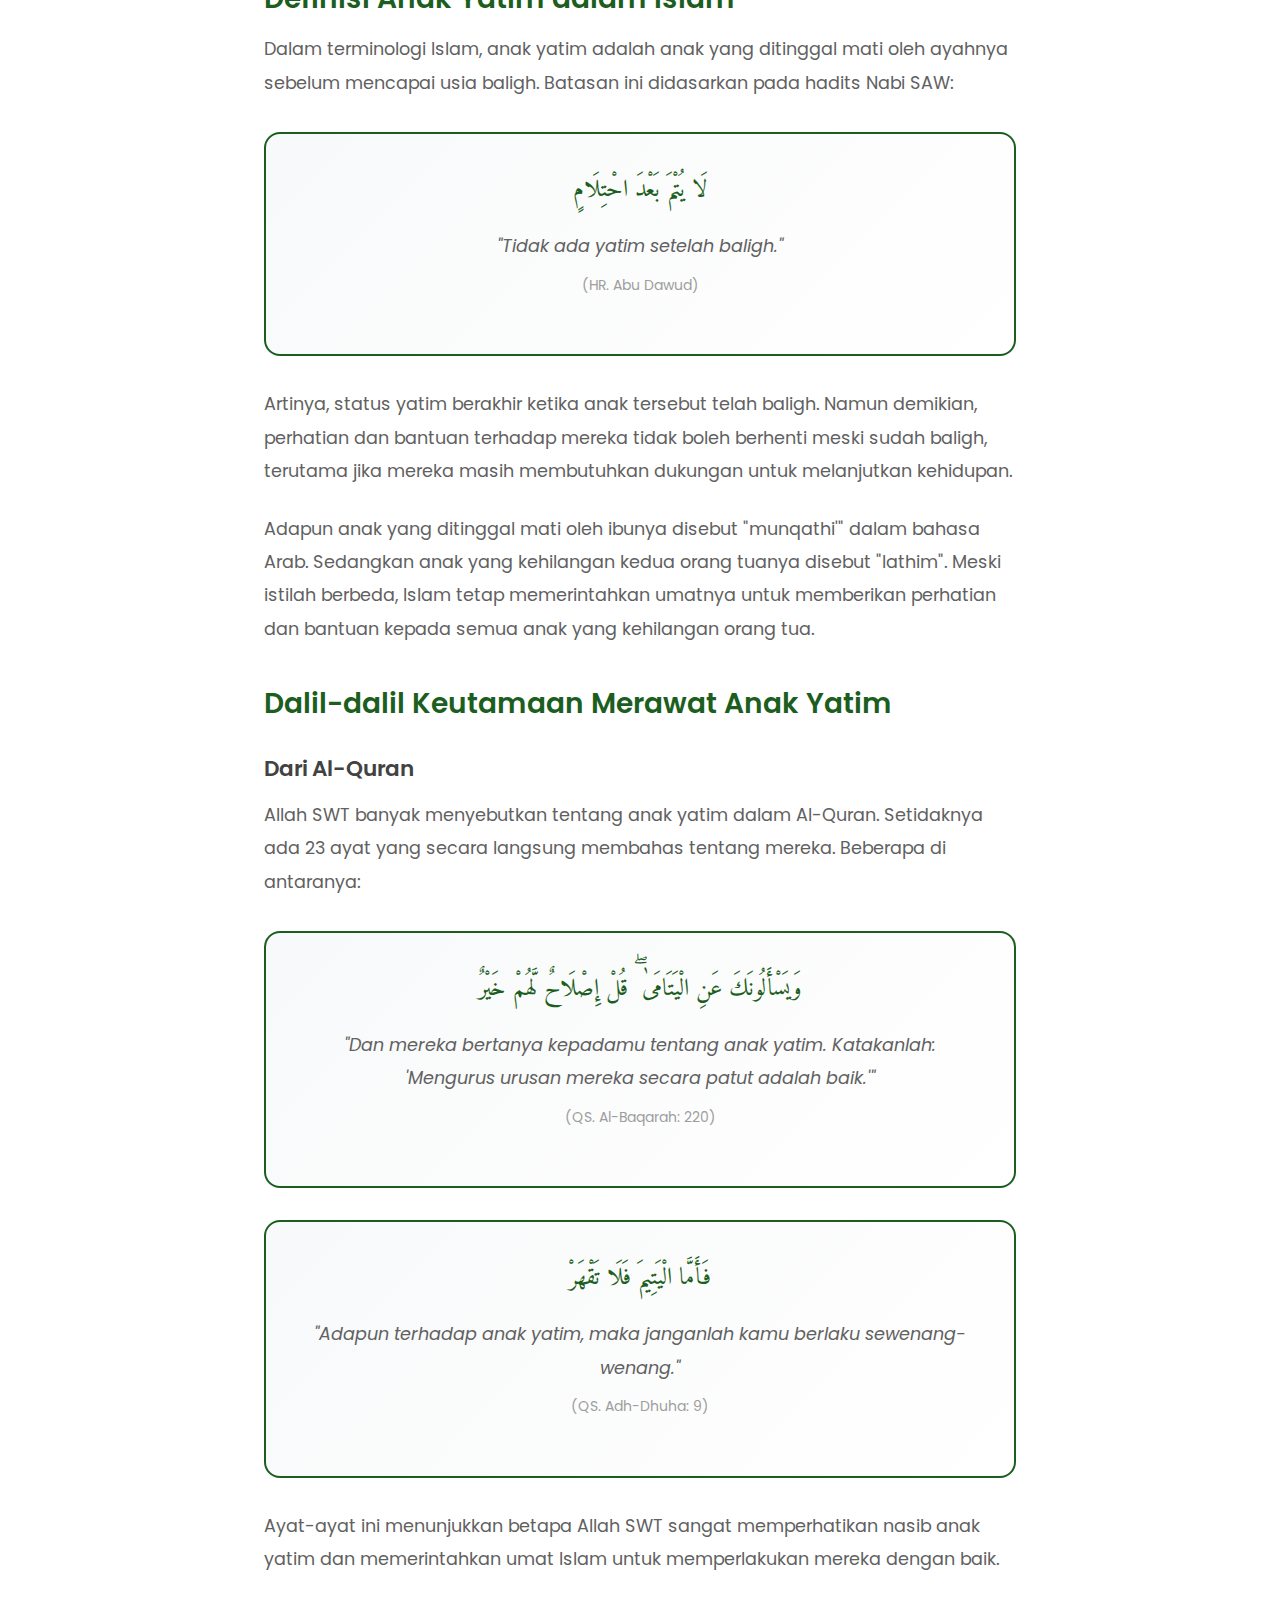
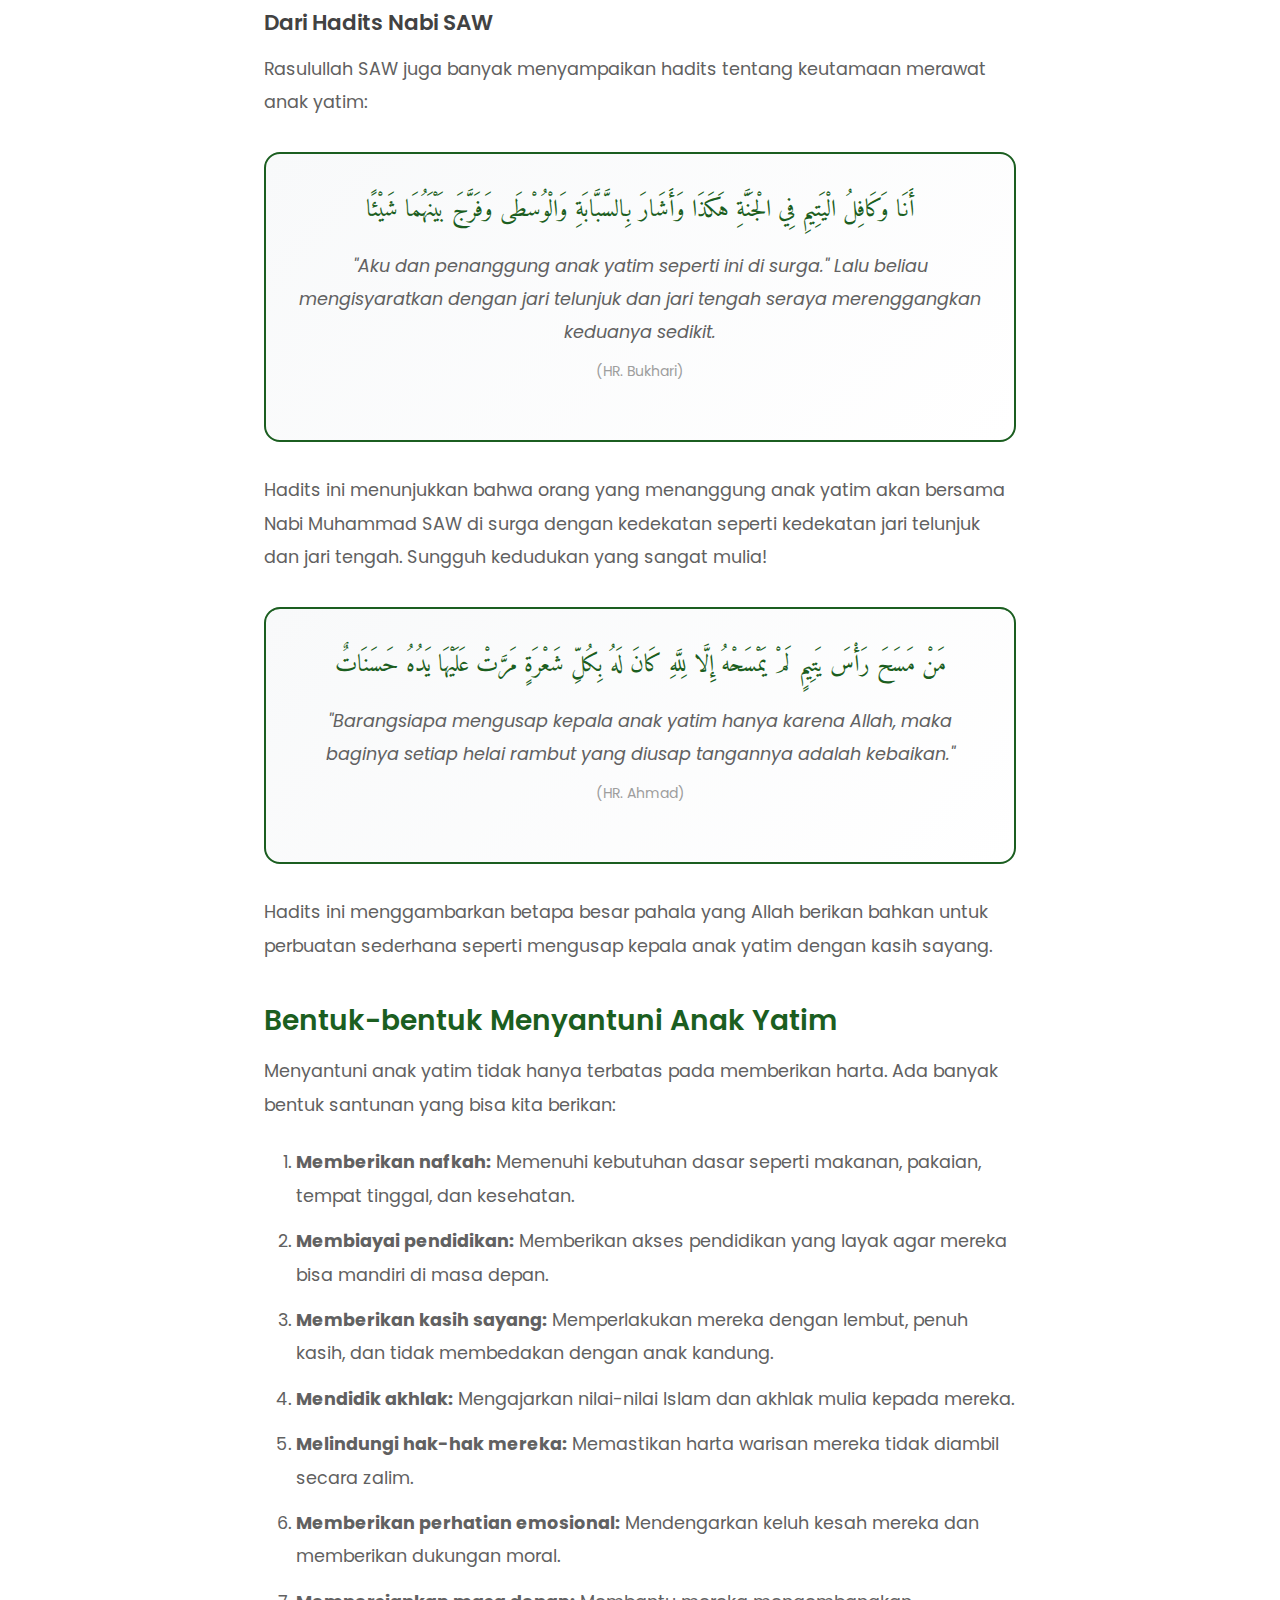
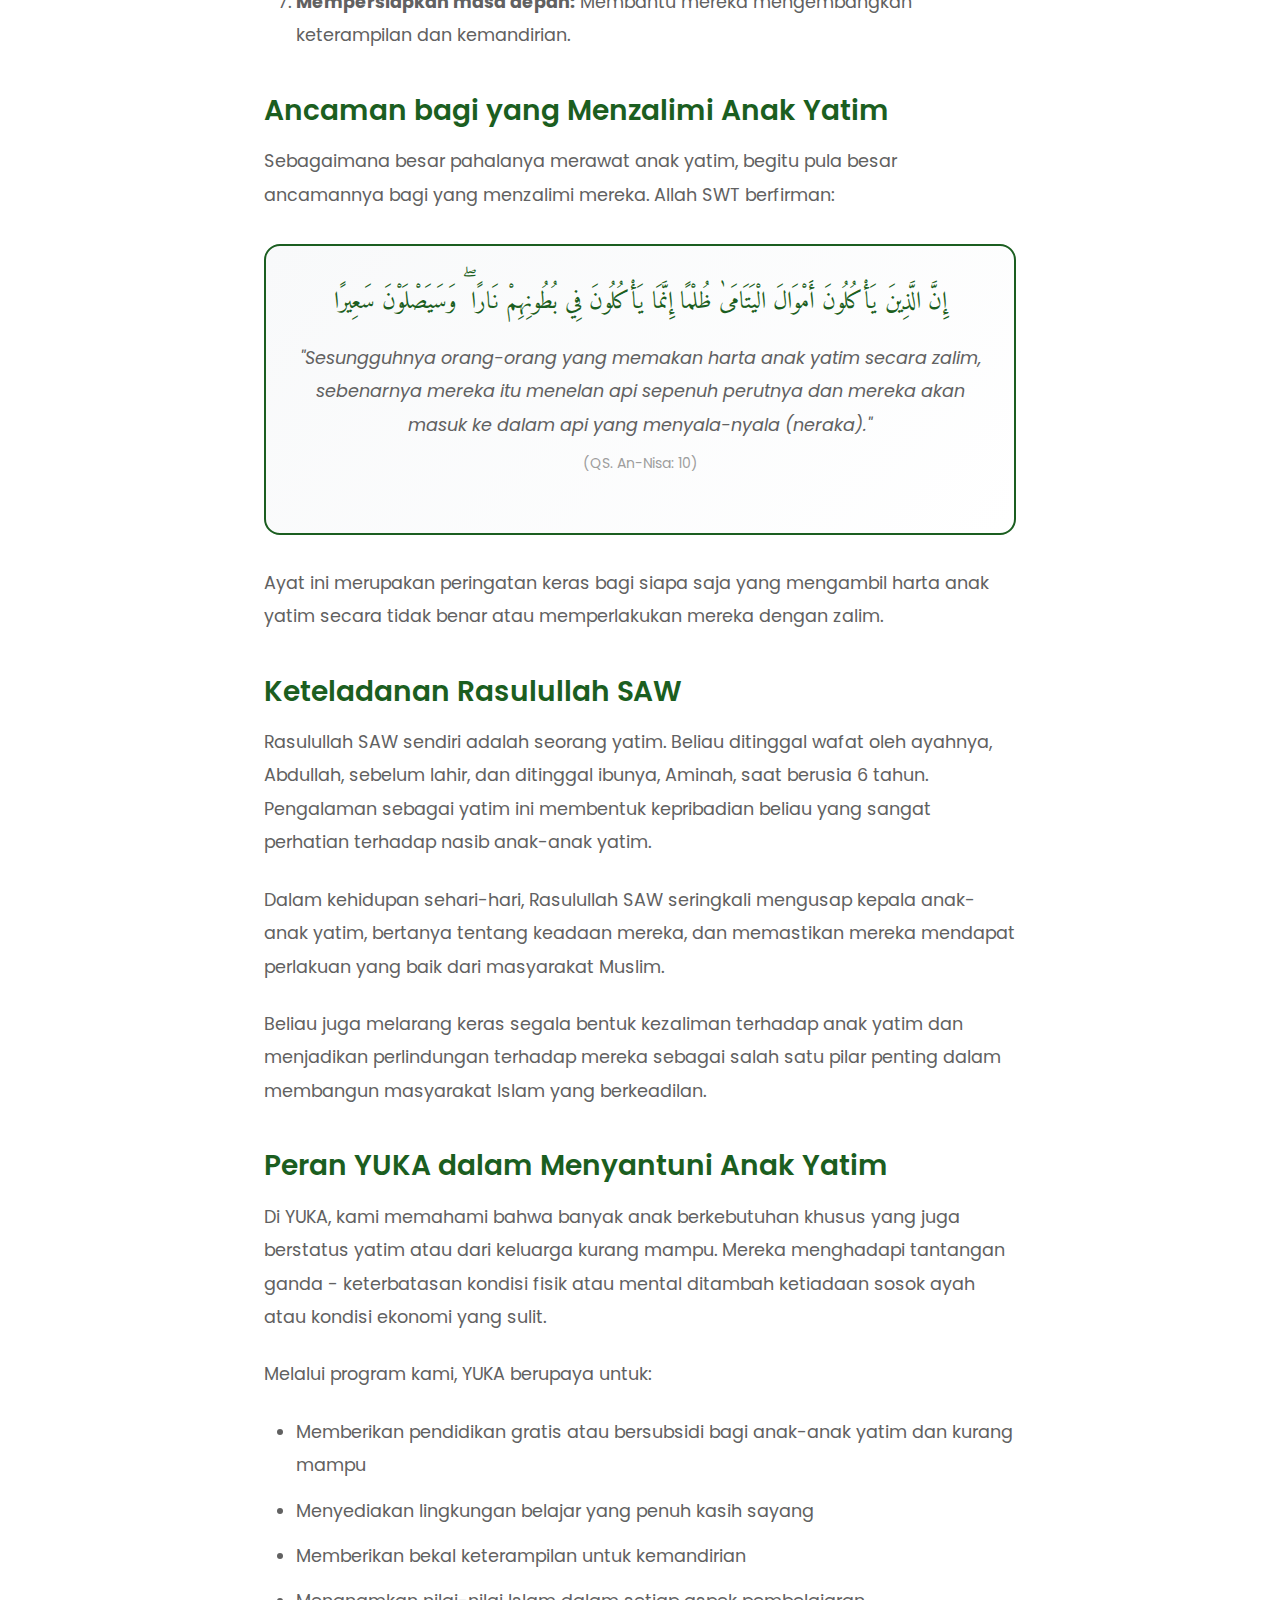
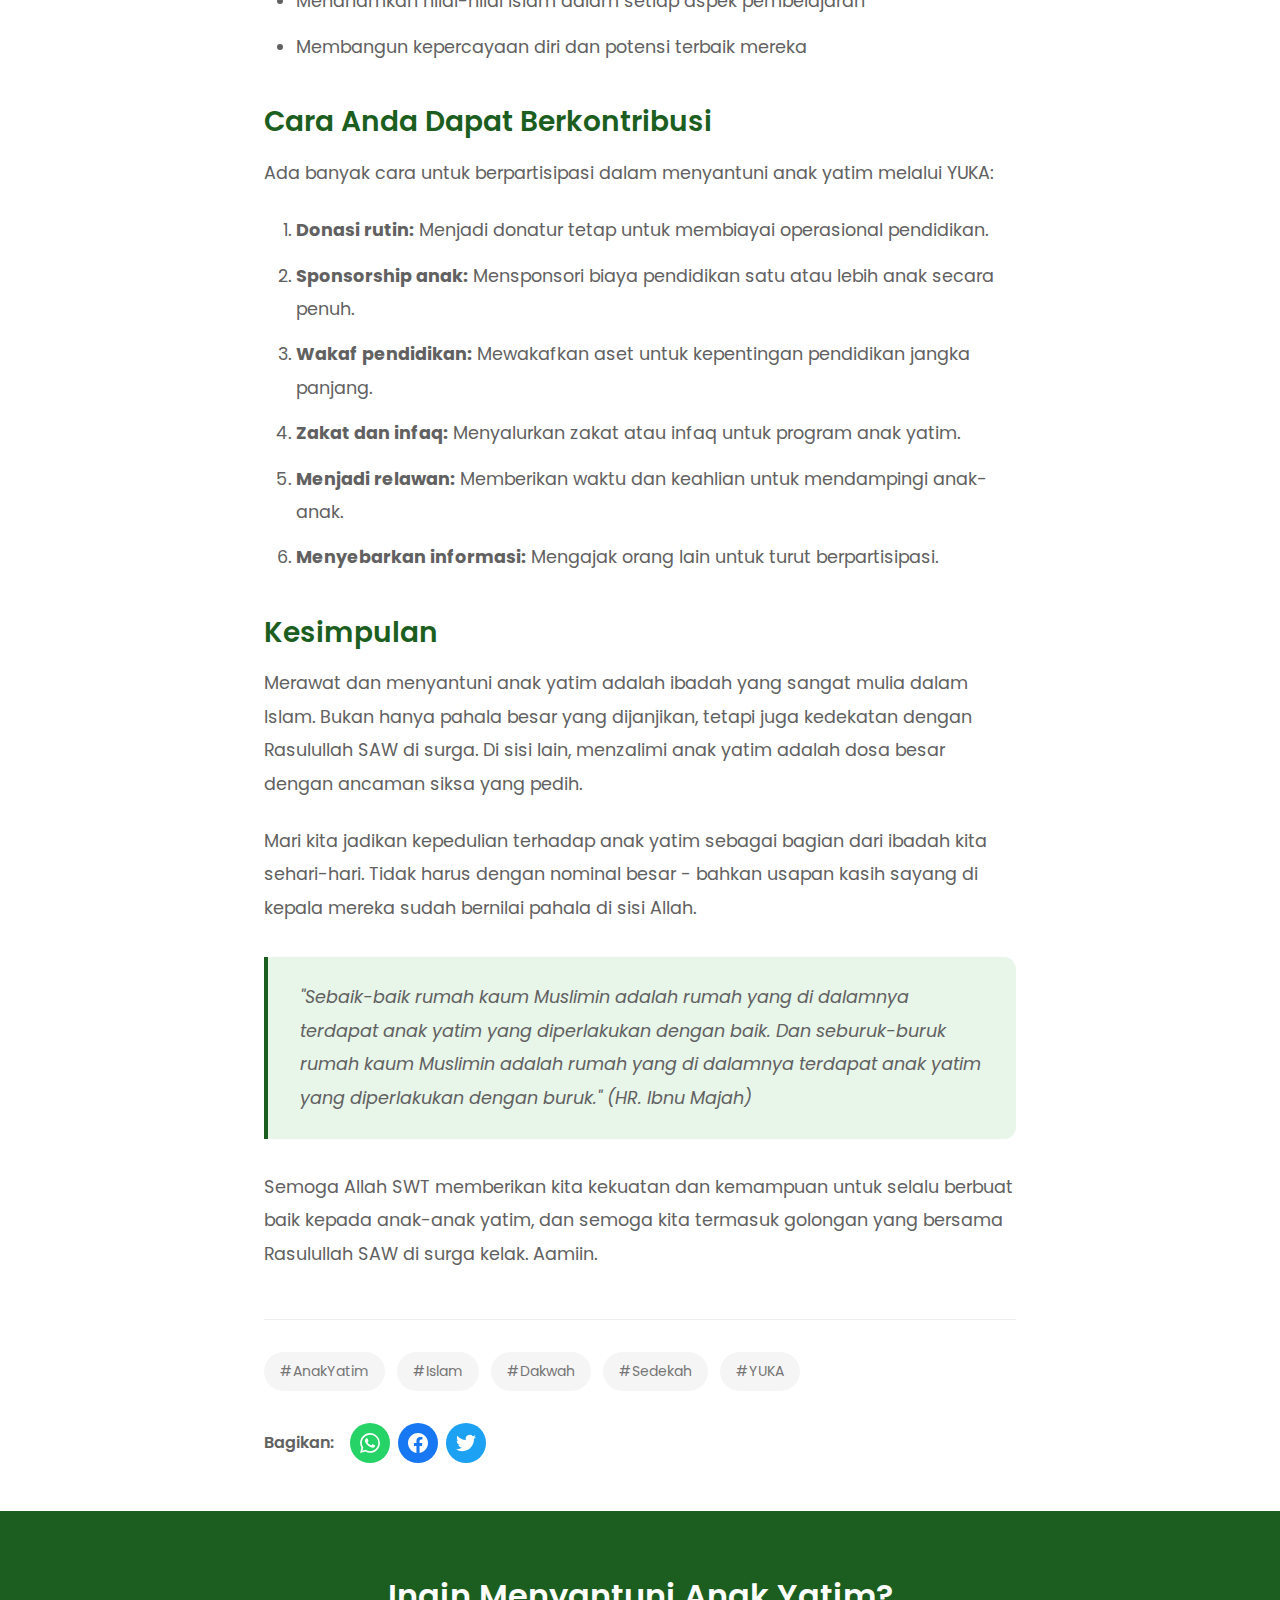
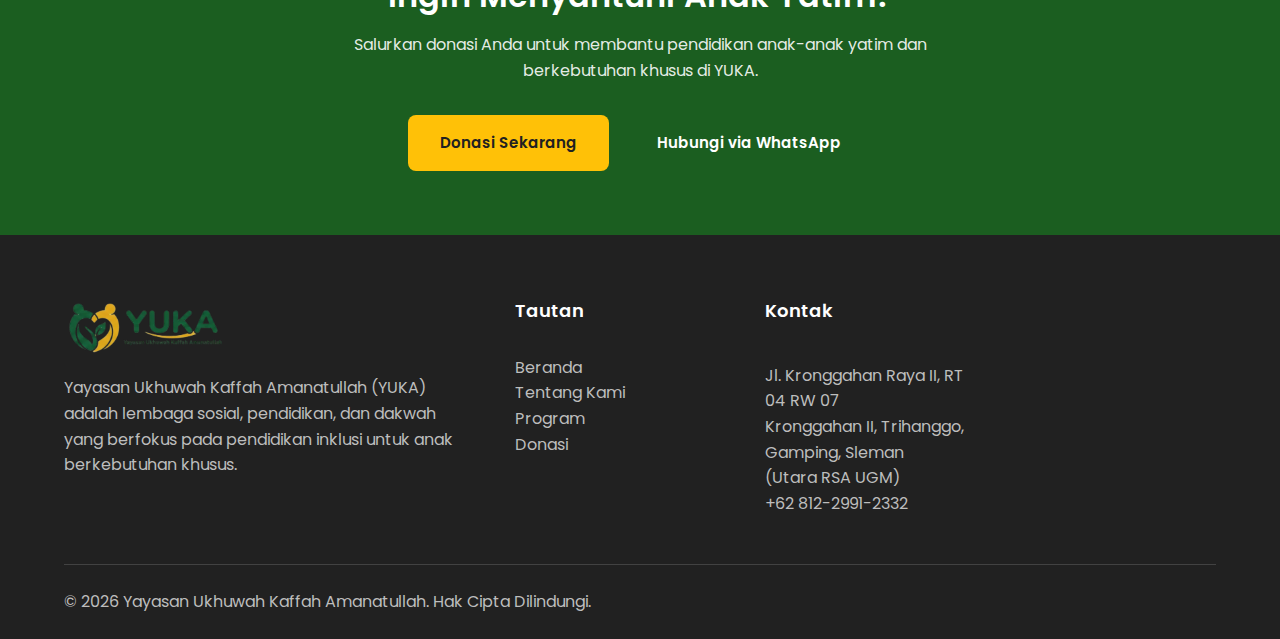
<file: artikel/keutamaan-merawat-anak-yatim.html>
<!DOCTYPE html>
<html lang="id">
<head>
    <meta charset="UTF-8">
    <meta name="viewport" content="width=device-width, initial-scale=1.0">
    <meta http-equiv="X-UA-Compatible" content="IE=edge">

    <!-- SEO Meta Tags -->
    <title>Keutamaan Merawat dan Menyantuni Anak Yatim dalam Islam | YUKA</title>
    <meta name="description" content="Pelajari keutamaan merawat dan menyantuni anak yatim dalam Islam. Pahami hadits-hadits tentang kedudukan mulia bagi penyantun yatim dan cara terbaik membantu mereka.">
    <meta name="keywords" content="anak yatim, menyantuni yatim, keutamaan merawat yatim, hadits anak yatim, Islam, YUKA">
    <meta name="author" content="Yayasan Ukhuwah Kaffah Amanatullah">
    <meta name="robots" content="index, follow">
    <link rel="canonical" href="https://yukaindonesia.com/artikel/keutamaan-merawat-anak-yatim.html">

    <!-- Open Graph / Facebook -->
    <meta property="og:type" content="article">
    <meta property="og:url" content="https://yukaindonesia.com/artikel/keutamaan-merawat-anak-yatim.html">
    <meta property="og:title" content="Keutamaan Merawat dan Menyantuni Anak Yatim dalam Islam">
    <meta property="og:description" content="Pelajari keutamaan merawat anak yatim dalam Islam dan kedudukan mulia bagi penyantun yatim.">
    <meta property="og:image" content="https://yukaindonesia.com/Dokumentasi/21 Jan 2026/IMG_8417.JPG">

    <!-- Favicon -->
    <link rel="icon" type="image/x-icon" href="../Icon.ico">
    <link rel="shortcut icon" type="image/x-icon" href="../Icon.ico">

    <!-- Fonts -->
    <link rel="preconnect" href="https://fonts.googleapis.com">
    <link rel="preconnect" href="https://fonts.gstatic.com" crossorigin>
    <link href="https://fonts.googleapis.com/css2?family=Poppins:wght@300;400;500;600;700&family=Amiri:wght@400;700&display=swap" rel="stylesheet">

    <!-- Styles -->
    <link rel="stylesheet" href="../assets/css/style.css">

    <style>
        .article-header {
            background: linear-gradient(135deg, var(--primary) 0%, var(--primary-dark) 100%);
            padding: 8rem 0 4rem;
            color: var(--white);
        }
        .article-header h1 {
            color: var(--white) !important;
        }
        .article-header .breadcrumb a { color: rgba(255,255,255,0.8); }
        .article-header .breadcrumb .current { color: var(--white); }
        .article-meta {
            display: flex;
            gap: 2rem;
            margin-top: 1.5rem;
            flex-wrap: wrap;
        }
        .article-meta span {
            display: flex;
            align-items: center;
            gap: 0.5rem;
            color: rgba(255,255,255,0.9);
            font-size: 0.9rem;
        }
        .article-content {
            max-width: 800px;
            margin: 0 auto;
            padding: 3rem 1.5rem;
        }
        .article-featured-image {
            margin: -2rem auto 2rem;
            max-width: 900px;
            border-radius: 16px;
            overflow: hidden;
            box-shadow: 0 20px 60px rgba(0,0,0,0.15);
        }
        .article-featured-image img {
            width: 100%;
            height: auto;
        }
        .article-body {
            font-size: 1.1rem;
            line-height: 1.9;
            color: var(--gray-700);
        }
        .article-body h2 {
            color: var(--primary);
            margin: 2.5rem 0 1rem;
            font-size: 1.75rem;
        }
        .article-body h3 {
            color: var(--gray-800);
            margin: 2rem 0 1rem;
            font-size: 1.35rem;
        }
        .article-body p { margin-bottom: 1.5rem; }
        .article-body ul, .article-body ol {
            margin: 1.5rem 0;
            padding-left: 2rem;
        }
        .article-body li {
            margin-bottom: 0.75rem;
            list-style: disc;
        }
        .article-body ol li { list-style: decimal; }
        .article-body blockquote {
            background: var(--primary-50);
            border-left: 4px solid var(--primary);
            padding: 1.5rem 2rem;
            margin: 2rem 0;
            border-radius: 0 12px 12px 0;
            font-style: italic;
            color: var(--gray-700);
        }
        .hadith-box {
            background: linear-gradient(135deg, #f8f9fa 0%, #fff 100%);
            border: 2px solid var(--primary);
            border-radius: 16px;
            padding: 2rem;
            margin: 2rem 0;
            text-align: center;
        }
        .hadith-box .arabic {
            font-family: 'Amiri', serif;
            font-size: 1.5rem;
            color: var(--primary);
            line-height: 2;
            direction: rtl;
            margin-bottom: 1rem;
        }
        .hadith-box .translation {
            font-style: italic;
            color: var(--gray-700);
            margin-bottom: 0.5rem;
        }
        .hadith-box .source {
            font-size: 0.875rem;
            color: var(--gray-500);
        }
        .article-tags {
            display: flex;
            gap: 0.75rem;
            flex-wrap: wrap;
            margin-top: 3rem;
            padding-top: 2rem;
            border-top: 1px solid var(--gray-200);
        }
        .article-tags a {
            background: var(--gray-100);
            padding: 0.5rem 1rem;
            border-radius: 20px;
            font-size: 0.875rem;
            color: var(--gray-600);
            transition: all 0.3s ease;
        }
        .article-tags a:hover {
            background: var(--primary);
            color: var(--white);
        }
        .article-share {
            display: flex;
            align-items: center;
            gap: 1rem;
            margin-top: 2rem;
        }
        .article-share span {
            font-weight: 600;
            color: var(--gray-700);
        }
        .share-buttons { display: flex; gap: 0.5rem; }
        .share-btn {
            width: 40px;
            height: 40px;
            border-radius: 50%;
            display: flex;
            align-items: center;
            justify-content: center;
            color: var(--white);
            transition: transform 0.3s ease;
        }
        .share-btn:hover { transform: scale(1.1); }
        .share-btn.whatsapp { background: #25D366; }
        .share-btn.facebook { background: #1877F2; }
        .share-btn.twitter { background: #1DA1F2; }
        @media (max-width: 768px) {
            .article-meta { gap: 1rem; }
            .hadith-box .arabic { font-size: 1.25rem; }
        }
    </style>
</head>
<body>
    <!-- Navigation -->
    <nav class="navbar" id="navbar">
        <div class="container">
            <a href="../index.html" class="navbar-brand">
                <img src="../Logo/Logo.webp" alt="YUKA - Yayasan Ukhuwah Kaffah Amanatullah" class="brand-logo">
            </a>
            <div class="navbar-menu" id="navbarMenu">
                <a href="../index.html">Beranda</a>
                <a href="../tentang.html">Tentang</a>
                <a href="../program.html">Program</a>
                <a href="../galeri.html">Galeri</a>
                <a href="../blog.html" class="active">Artikel</a>
                <a href="../kontak.html">Kontak</a>
                <a href="../donasi.html" class="btn btn-primary btn-sm">Donasi</a>
            </div>
            <button class="navbar-toggle" id="navbarToggle" aria-label="Toggle navigation">
                <span></span>
                <span></span>
                <span></span>
            </button>
        </div>
    </nav>

    <!-- Article Header -->
    <header class="article-header">
        <div class="container">
            <div class="breadcrumb">
                <a href="../index.html">Beranda</a>
                <span class="separator">/</span>
                <a href="../blog.html">Artikel</a>
                <span class="separator">/</span>
                <span class="current">Keutamaan Merawat Anak Yatim</span>
            </div>
            <span class="card-category" style="background: var(--secondary); color: var(--gray-900); padding: 0.5rem 1rem; border-radius: 20px; font-size: 0.875rem; display: inline-block; margin: 1rem 0;">Dakwah</span>
            <h1 style="font-size: 2.5rem; max-width: 800px;">Keutamaan Merawat dan Menyantuni Anak Yatim dalam Islam</h1>
            <div class="article-meta">
                <span>
                    <svg width="18" height="18" viewBox="0 0 24 24" fill="none" stroke="currentColor" stroke-width="2">
                        <rect x="3" y="4" width="18" height="18" rx="2" ry="2"/>
                        <line x1="16" y1="2" x2="16" y2="6"/>
                        <line x1="8" y1="2" x2="8" y2="6"/>
                        <line x1="3" y1="10" x2="21" y2="10"/>
                    </svg>
                    10 Januari 2026
                </span>
                <span>
                    <svg width="18" height="18" viewBox="0 0 24 24" fill="none" stroke="currentColor" stroke-width="2">
                        <path d="M12 8v4l3 3m6-3a9 9 0 11-18 0 9 9 0 0118 0z"/>
                    </svg>
                    4 menit baca
                </span>
                <span>
                    <svg width="18" height="18" viewBox="0 0 24 24" fill="none" stroke="currentColor" stroke-width="2">
                        <path d="M20 21v-2a4 4 0 00-4-4H8a4 4 0 00-4 4v2"/>
                        <circle cx="12" cy="7" r="4"/>
                    </svg>
                    Tim YUKA
                </span>
            </div>
        </div>
    </header>

    <!-- Featured Image -->
    <div class="container">
        <div class="article-featured-image">
            <img src="../Dokumentasi/21 Jan 2026/IMG_8417.webp" alt="Kegiatan pembelajaran di YUKA - anak-anak belajar bersama dengan penuh kebahagiaan">
        </div>
    </div>

    <!-- Article Content -->
    <article class="article-content">
        <div class="article-body">
            <p><strong>Anak yatim memiliki kedudukan istimewa dalam Islam.</strong> Allah SWT dan Rasulullah SAW memberikan perhatian khusus terhadap nasib mereka. Banyak ayat Al-Quran dan hadits yang menekankan pentingnya merawat, menyantuni, dan melindungi anak-anak yatim. Bagi yang melakukannya, dijanjikan pahala yang besar dan kedudukan yang mulia di sisi Allah.</p>

            <p>Dalam konteks Indonesia, masih banyak anak yatim yang hidup dalam kondisi kurang beruntung. Kehilangan orang tua, terutama ayah sebagai tulang punggung keluarga, seringkali membuat mereka harus berjuang lebih keras dalam menghadapi kehidupan. Di sinilah peran masyarakat Muslim menjadi sangat penting untuk mengangkat derajat dan memenuhi kebutuhan mereka.</p>

            <h2>Definisi Anak Yatim dalam Islam</h2>

            <p>Dalam terminologi Islam, anak yatim adalah anak yang ditinggal mati oleh ayahnya sebelum mencapai usia baligh. Batasan ini didasarkan pada hadits Nabi SAW:</p>

            <div class="hadith-box">
                <p class="arabic">لَا يُتْمَ بَعْدَ احْتِلَامٍ</p>
                <p class="translation">"Tidak ada yatim setelah baligh."</p>
                <p class="source">(HR. Abu Dawud)</p>
            </div>

            <p>Artinya, status yatim berakhir ketika anak tersebut telah baligh. Namun demikian, perhatian dan bantuan terhadap mereka tidak boleh berhenti meski sudah baligh, terutama jika mereka masih membutuhkan dukungan untuk melanjutkan kehidupan.</p>

            <p>Adapun anak yang ditinggal mati oleh ibunya disebut "munqathi'" dalam bahasa Arab. Sedangkan anak yang kehilangan kedua orang tuanya disebut "lathim". Meski istilah berbeda, Islam tetap memerintahkan umatnya untuk memberikan perhatian dan bantuan kepada semua anak yang kehilangan orang tua.</p>

            <h2>Dalil-dalil Keutamaan Merawat Anak Yatim</h2>

            <h3>Dari Al-Quran</h3>

            <p>Allah SWT banyak menyebutkan tentang anak yatim dalam Al-Quran. Setidaknya ada 23 ayat yang secara langsung membahas tentang mereka. Beberapa di antaranya:</p>

            <div class="hadith-box">
                <p class="arabic">وَيَسْأَلُونَكَ عَنِ الْيَتَامَىٰ ۖ قُلْ إِصْلَاحٌ لَّهُمْ خَيْرٌ</p>
                <p class="translation">"Dan mereka bertanya kepadamu tentang anak yatim. Katakanlah: 'Mengurus urusan mereka secara patut adalah baik.'"</p>
                <p class="source">(QS. Al-Baqarah: 220)</p>
            </div>

            <div class="hadith-box">
                <p class="arabic">فَأَمَّا الْيَتِيمَ فَلَا تَقْهَرْ</p>
                <p class="translation">"Adapun terhadap anak yatim, maka janganlah kamu berlaku sewenang-wenang."</p>
                <p class="source">(QS. Adh-Dhuha: 9)</p>
            </div>

            <p>Ayat-ayat ini menunjukkan betapa Allah SWT sangat memperhatikan nasib anak yatim dan memerintahkan umat Islam untuk memperlakukan mereka dengan baik.</p>

            <h3>Dari Hadits Nabi SAW</h3>

            <p>Rasulullah SAW juga banyak menyampaikan hadits tentang keutamaan merawat anak yatim:</p>

            <div class="hadith-box">
                <p class="arabic">أَنَا وَكَافِلُ الْيَتِيمِ فِي الْجَنَّةِ هَكَذَا وَأَشَارَ بِالسَّبَّابَةِ وَالْوُسْطَى وَفَرَّجَ بَيْنَهُمَا شَيْئًا</p>
                <p class="translation">"Aku dan penanggung anak yatim seperti ini di surga." Lalu beliau mengisyaratkan dengan jari telunjuk dan jari tengah seraya merenggangkan keduanya sedikit.</p>
                <p class="source">(HR. Bukhari)</p>
            </div>

            <p>Hadits ini menunjukkan bahwa orang yang menanggung anak yatim akan bersama Nabi Muhammad SAW di surga dengan kedekatan seperti kedekatan jari telunjuk dan jari tengah. Sungguh kedudukan yang sangat mulia!</p>

            <div class="hadith-box">
                <p class="arabic">مَنْ مَسَحَ رَأْسَ يَتِيمٍ لَمْ يَمْسَحْهُ إِلَّا لِلَّهِ كَانَ لَهُ بِكُلِّ شَعْرَةٍ مَرَّتْ عَلَيْهَا يَدُهُ حَسَنَاتٌ</p>
                <p class="translation">"Barangsiapa mengusap kepala anak yatim hanya karena Allah, maka baginya setiap helai rambut yang diusap tangannya adalah kebaikan."</p>
                <p class="source">(HR. Ahmad)</p>
            </div>

            <p>Hadits ini menggambarkan betapa besar pahala yang Allah berikan bahkan untuk perbuatan sederhana seperti mengusap kepala anak yatim dengan kasih sayang.</p>

            <h2>Bentuk-bentuk Menyantuni Anak Yatim</h2>

            <p>Menyantuni anak yatim tidak hanya terbatas pada memberikan harta. Ada banyak bentuk santunan yang bisa kita berikan:</p>

            <ol>
                <li><strong>Memberikan nafkah:</strong> Memenuhi kebutuhan dasar seperti makanan, pakaian, tempat tinggal, dan kesehatan.</li>
                <li><strong>Membiayai pendidikan:</strong> Memberikan akses pendidikan yang layak agar mereka bisa mandiri di masa depan.</li>
                <li><strong>Memberikan kasih sayang:</strong> Memperlakukan mereka dengan lembut, penuh kasih, dan tidak membedakan dengan anak kandung.</li>
                <li><strong>Mendidik akhlak:</strong> Mengajarkan nilai-nilai Islam dan akhlak mulia kepada mereka.</li>
                <li><strong>Melindungi hak-hak mereka:</strong> Memastikan harta warisan mereka tidak diambil secara zalim.</li>
                <li><strong>Memberikan perhatian emosional:</strong> Mendengarkan keluh kesah mereka dan memberikan dukungan moral.</li>
                <li><strong>Mempersiapkan masa depan:</strong> Membantu mereka mengembangkan keterampilan dan kemandirian.</li>
            </ol>

            <h2>Ancaman bagi yang Menzalimi Anak Yatim</h2>

            <p>Sebagaimana besar pahalanya merawat anak yatim, begitu pula besar ancamannya bagi yang menzalimi mereka. Allah SWT berfirman:</p>

            <div class="hadith-box">
                <p class="arabic">إِنَّ الَّذِينَ يَأْكُلُونَ أَمْوَالَ الْيَتَامَىٰ ظُلْمًا إِنَّمَا يَأْكُلُونَ فِي بُطُونِهِمْ نَارًا ۖ وَسَيَصْلَوْنَ سَعِيرًا</p>
                <p class="translation">"Sesungguhnya orang-orang yang memakan harta anak yatim secara zalim, sebenarnya mereka itu menelan api sepenuh perutnya dan mereka akan masuk ke dalam api yang menyala-nyala (neraka)."</p>
                <p class="source">(QS. An-Nisa: 10)</p>
            </div>

            <p>Ayat ini merupakan peringatan keras bagi siapa saja yang mengambil harta anak yatim secara tidak benar atau memperlakukan mereka dengan zalim.</p>

            <h2>Keteladanan Rasulullah SAW</h2>

            <p>Rasulullah SAW sendiri adalah seorang yatim. Beliau ditinggal wafat oleh ayahnya, Abdullah, sebelum lahir, dan ditinggal ibunya, Aminah, saat berusia 6 tahun. Pengalaman sebagai yatim ini membentuk kepribadian beliau yang sangat perhatian terhadap nasib anak-anak yatim.</p>

            <p>Dalam kehidupan sehari-hari, Rasulullah SAW seringkali mengusap kepala anak-anak yatim, bertanya tentang keadaan mereka, dan memastikan mereka mendapat perlakuan yang baik dari masyarakat Muslim.</p>

            <p>Beliau juga melarang keras segala bentuk kezaliman terhadap anak yatim dan menjadikan perlindungan terhadap mereka sebagai salah satu pilar penting dalam membangun masyarakat Islam yang berkeadilan.</p>

            <h2>Peran YUKA dalam Menyantuni Anak Yatim</h2>

            <p>Di YUKA, kami memahami bahwa banyak anak berkebutuhan khusus yang juga berstatus yatim atau dari keluarga kurang mampu. Mereka menghadapi tantangan ganda - keterbatasan kondisi fisik atau mental ditambah ketiadaan sosok ayah atau kondisi ekonomi yang sulit.</p>

            <p>Melalui program kami, YUKA berupaya untuk:</p>

            <ul>
                <li>Memberikan pendidikan gratis atau bersubsidi bagi anak-anak yatim dan kurang mampu</li>
                <li>Menyediakan lingkungan belajar yang penuh kasih sayang</li>
                <li>Memberikan bekal keterampilan untuk kemandirian</li>
                <li>Menanamkan nilai-nilai Islam dalam setiap aspek pembelajaran</li>
                <li>Membangun kepercayaan diri dan potensi terbaik mereka</li>
            </ul>

            <h2>Cara Anda Dapat Berkontribusi</h2>

            <p>Ada banyak cara untuk berpartisipasi dalam menyantuni anak yatim melalui YUKA:</p>

            <ol>
                <li><strong>Donasi rutin:</strong> Menjadi donatur tetap untuk membiayai operasional pendidikan.</li>
                <li><strong>Sponsorship anak:</strong> Mensponsori biaya pendidikan satu atau lebih anak secara penuh.</li>
                <li><strong>Wakaf pendidikan:</strong> Mewakafkan aset untuk kepentingan pendidikan jangka panjang.</li>
                <li><strong>Zakat dan infaq:</strong> Menyalurkan zakat atau infaq untuk program anak yatim.</li>
                <li><strong>Menjadi relawan:</strong> Memberikan waktu dan keahlian untuk mendampingi anak-anak.</li>
                <li><strong>Menyebarkan informasi:</strong> Mengajak orang lain untuk turut berpartisipasi.</li>
            </ol>

            <h2>Kesimpulan</h2>

            <p>Merawat dan menyantuni anak yatim adalah ibadah yang sangat mulia dalam Islam. Bukan hanya pahala besar yang dijanjikan, tetapi juga kedekatan dengan Rasulullah SAW di surga. Di sisi lain, menzalimi anak yatim adalah dosa besar dengan ancaman siksa yang pedih.</p>

            <p>Mari kita jadikan kepedulian terhadap anak yatim sebagai bagian dari ibadah kita sehari-hari. Tidak harus dengan nominal besar - bahkan usapan kasih sayang di kepala mereka sudah bernilai pahala di sisi Allah.</p>

            <blockquote>
                "Sebaik-baik rumah kaum Muslimin adalah rumah yang di dalamnya terdapat anak yatim yang diperlakukan dengan baik. Dan seburuk-buruk rumah kaum Muslimin adalah rumah yang di dalamnya terdapat anak yatim yang diperlakukan dengan buruk." (HR. Ibnu Majah)
            </blockquote>

            <p>Semoga Allah SWT memberikan kita kekuatan dan kemampuan untuk selalu berbuat baik kepada anak-anak yatim, dan semoga kita termasuk golongan yang bersama Rasulullah SAW di surga kelak. Aamiin.</p>
        </div>

        <!-- Tags -->
        <div class="article-tags">
            <a href="#">#AnakYatim</a>
            <a href="#">#Islam</a>
            <a href="#">#Dakwah</a>
            <a href="#">#Sedekah</a>
            <a href="#">#YUKA</a>
        </div>

        <!-- Share -->
        <div class="article-share">
            <span>Bagikan:</span>
            <div class="share-buttons">
                <a href="https://wa.me/?text=Keutamaan%20Merawat%20Anak%20Yatim%20dalam%20Islam%20-%20https://yukaindonesia.com/artikel/keutamaan-merawat-anak-yatim.html" target="_blank" class="share-btn whatsapp" aria-label="Share to WhatsApp">
                    <svg width="20" height="20" fill="currentColor" viewBox="0 0 24 24"><path d="M17.472 14.382c-.297-.149-1.758-.867-2.03-.967-.273-.099-.471-.148-.67.15-.197.297-.767.966-.94 1.164-.173.199-.347.223-.644.075-.297-.15-1.255-.463-2.39-1.475-.883-.788-1.48-1.761-1.653-2.059-.173-.297-.018-.458.13-.606.134-.133.298-.347.446-.52.149-.174.198-.298.298-.497.099-.198.05-.371-.025-.52-.075-.149-.669-1.612-.916-2.207-.242-.579-.487-.5-.669-.51-.173-.008-.371-.01-.57-.01-.198 0-.52.074-.792.372-.272.297-1.04 1.016-1.04 2.479 0 1.462 1.065 2.875 1.213 3.074.149.198 2.096 3.2 5.077 4.487.709.306 1.262.489 1.694.625.712.227 1.36.195 1.871.118.571-.085 1.758-.719 2.006-1.413.248-.694.248-1.289.173-1.413-.074-.124-.272-.198-.57-.347m-5.421 7.403h-.004a9.87 9.87 0 01-5.031-1.378l-.361-.214-3.741.982.998-3.648-.235-.374a9.86 9.86 0 01-1.51-5.26c.001-5.45 4.436-9.884 9.888-9.884 2.64 0 5.122 1.03 6.988 2.898a9.825 9.825 0 012.893 6.994c-.003 5.45-4.437 9.884-9.885 9.884m8.413-18.297A11.815 11.815 0 0012.05 0C5.495 0 .16 5.335.157 11.892c0 2.096.547 4.142 1.588 5.945L.057 24l6.305-1.654a11.882 11.882 0 005.683 1.448h.005c6.554 0 11.89-5.335 11.893-11.893a11.821 11.821 0 00-3.48-8.413z"/></svg>
                </a>
                <a href="https://www.facebook.com/sharer/sharer.php?u=https://yukaindonesia.com/artikel/keutamaan-merawat-anak-yatim.html" target="_blank" class="share-btn facebook" aria-label="Share to Facebook">
                    <svg width="20" height="20" fill="currentColor" viewBox="0 0 24 24"><path d="M24 12.073c0-6.627-5.373-12-12-12s-12 5.373-12 12c0 5.99 4.388 10.954 10.125 11.854v-8.385H7.078v-3.47h3.047V9.43c0-3.007 1.792-4.669 4.533-4.669 1.312 0 2.686.235 2.686.235v2.953H15.83c-1.491 0-1.956.925-1.956 1.874v2.25h3.328l-.532 3.47h-2.796v8.385C19.612 23.027 24 18.062 24 12.073z"/></svg>
                </a>
                <a href="https://twitter.com/intent/tweet?text=Keutamaan%20Merawat%20Anak%20Yatim%20dalam%20Islam&url=https://yukaindonesia.com/artikel/keutamaan-merawat-anak-yatim.html" target="_blank" class="share-btn twitter" aria-label="Share to Twitter">
                    <svg width="20" height="20" fill="currentColor" viewBox="0 0 24 24"><path d="M23.953 4.57a10 10 0 01-2.825.775 4.958 4.958 0 002.163-2.723c-.951.555-2.005.959-3.127 1.184a4.92 4.92 0 00-8.384 4.482C7.69 8.095 4.067 6.13 1.64 3.162a4.822 4.822 0 00-.666 2.475c0 1.71.87 3.213 2.188 4.096a4.904 4.904 0 01-2.228-.616v.06a4.923 4.923 0 003.946 4.827 4.996 4.996 0 01-2.212.085 4.936 4.936 0 004.604 3.417 9.867 9.867 0 01-6.102 2.105c-.39 0-.779-.023-1.17-.067a13.995 13.995 0 007.557 2.209c9.053 0 13.998-7.496 13.998-13.985 0-.21 0-.42-.015-.63A9.935 9.935 0 0024 4.59z"/></svg>
                </a>
            </div>
        </div>
    </article>

    <!-- CTA Section -->
    <section class="section bg-primary" style="padding: 4rem 0;">
        <div class="container text-center">
            <h2 style="color: var(--white); margin-bottom: 1rem;">Ingin Menyantuni Anak Yatim?</h2>
            <p style="color: rgba(255,255,255,0.9); max-width: 600px; margin: 0 auto 2rem;">Salurkan donasi Anda untuk membantu pendidikan anak-anak yatim dan berkebutuhan khusus di YUKA.</p>
            <div style="display: flex; gap: 1rem; justify-content: center; flex-wrap: wrap;">
                <a href="../donasi.html" class="btn btn-secondary">Donasi Sekarang</a>
                <a href="https://wa.me/6281229912332?text=Halo%20YUKA,%20saya%20ingin%20menyantuni%20anak%20yatim" target="_blank" class="btn btn-outline-light">Hubungi via WhatsApp</a>
            </div>
        </div>
    </section>

    <!-- Footer -->
    <footer class="footer">
        <div class="container">
            <div class="footer-grid">
                <div class="footer-about">
                    <img src="../Logo/Logo.webp" alt="YUKA Logo" style="height: 60px; margin-bottom: 1rem;">
                    <p>Yayasan Ukhuwah Kaffah Amanatullah (YUKA) adalah lembaga sosial, pendidikan, dan dakwah yang berfokus pada pendidikan inklusi untuk anak berkebutuhan khusus.</p>
                </div>
                <div class="footer-links">
                    <h4>Tautan</h4>
                    <ul>
                        <li><a href="../index.html">Beranda</a></li>
                        <li><a href="../tentang.html">Tentang Kami</a></li>
                        <li><a href="../program.html">Program</a></li>
                        <li><a href="../donasi.html">Donasi</a></li>
                    </ul>
                </div>
                <div class="footer-contact">
                    <h4>Kontak</h4>
                    <ul>
                        <li>Jl. Kronggahan Raya II, RT 04 RW 07</li>
                        <li>Kronggahan II, Trihanggo, Gamping, Sleman</li>
                        <li>(Utara RSA UGM)</li>
                        <li><a href="tel:+6281229912332">+62 812-2991-2332</a></li>
                    </ul>
                </div>
            </div>
            <div class="footer-bottom">
                <p>&copy; 2026 Yayasan Ukhuwah Kaffah Amanatullah. Hak Cipta Dilindungi.</p>
            </div>
        </div>
    </footer>

    <!-- Scripts -->
    <script src="../assets/js/main.js"></script>
</body>
</html>
</file>
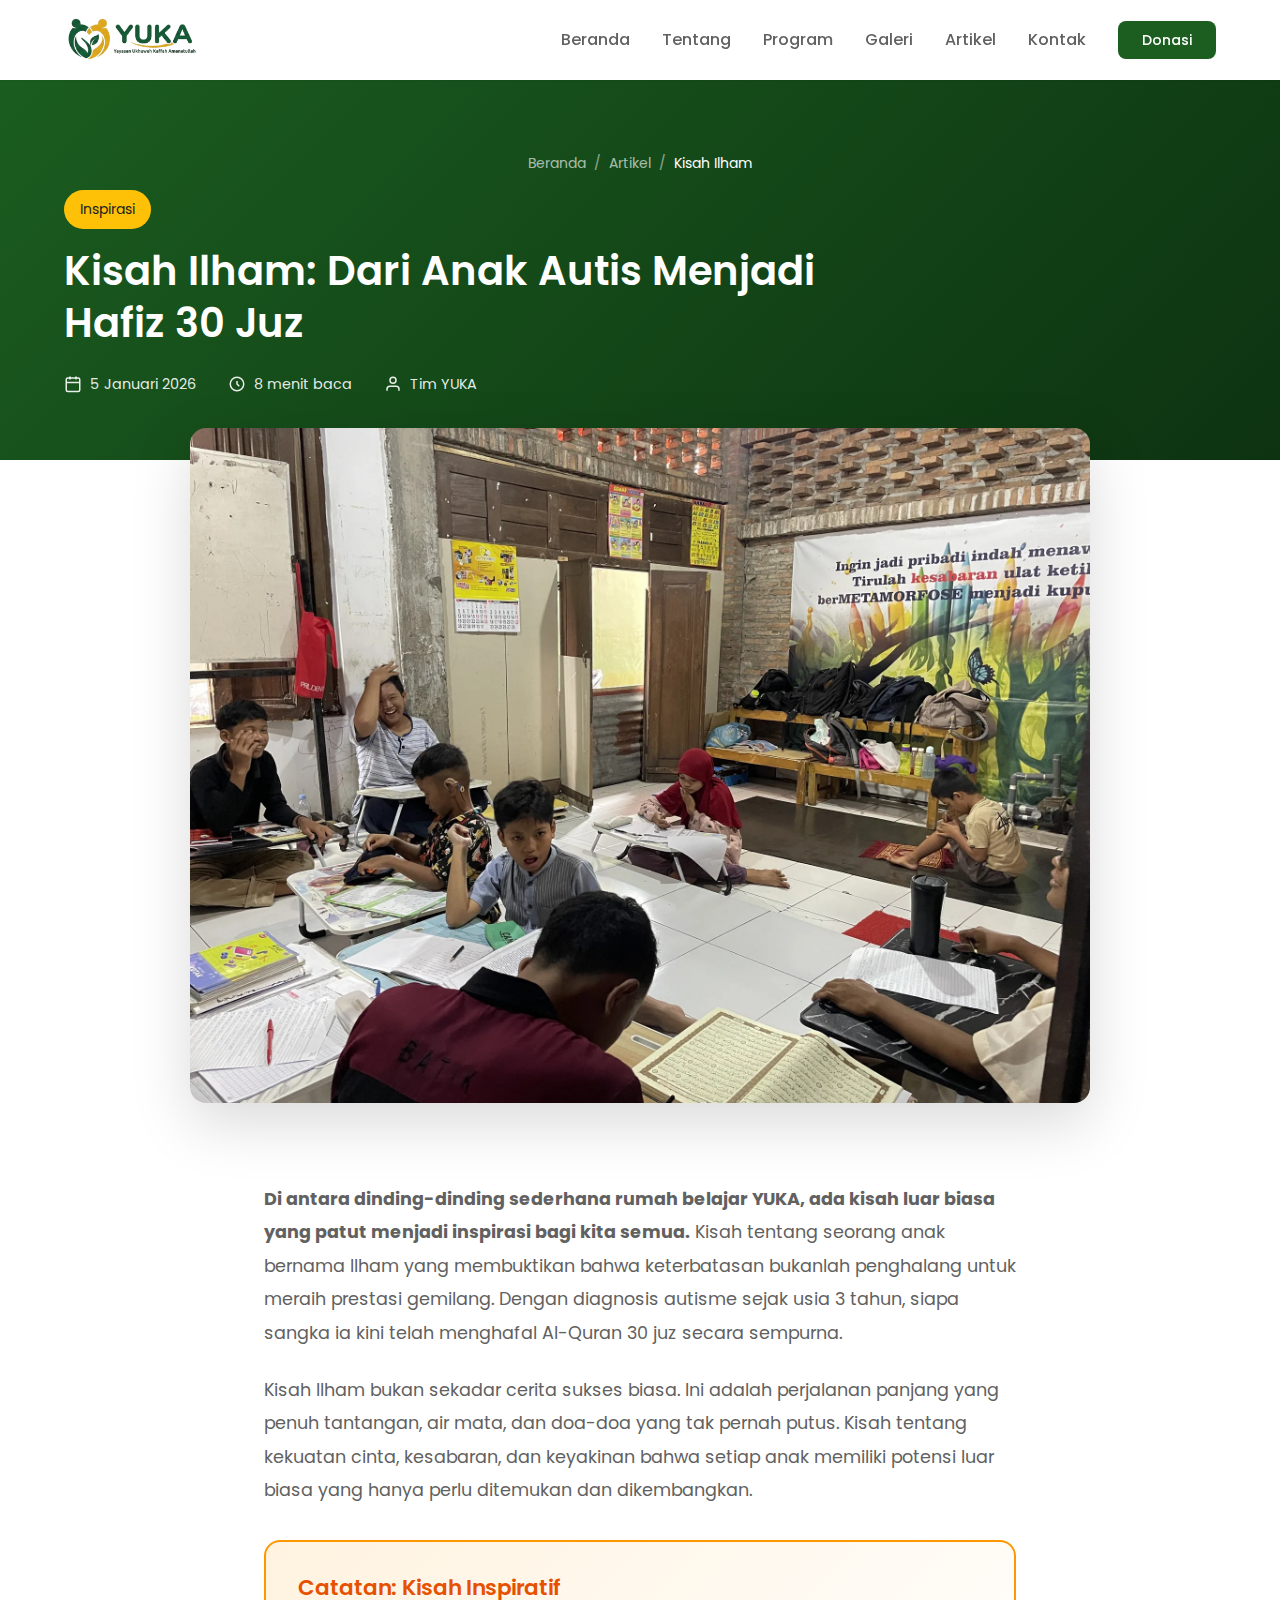
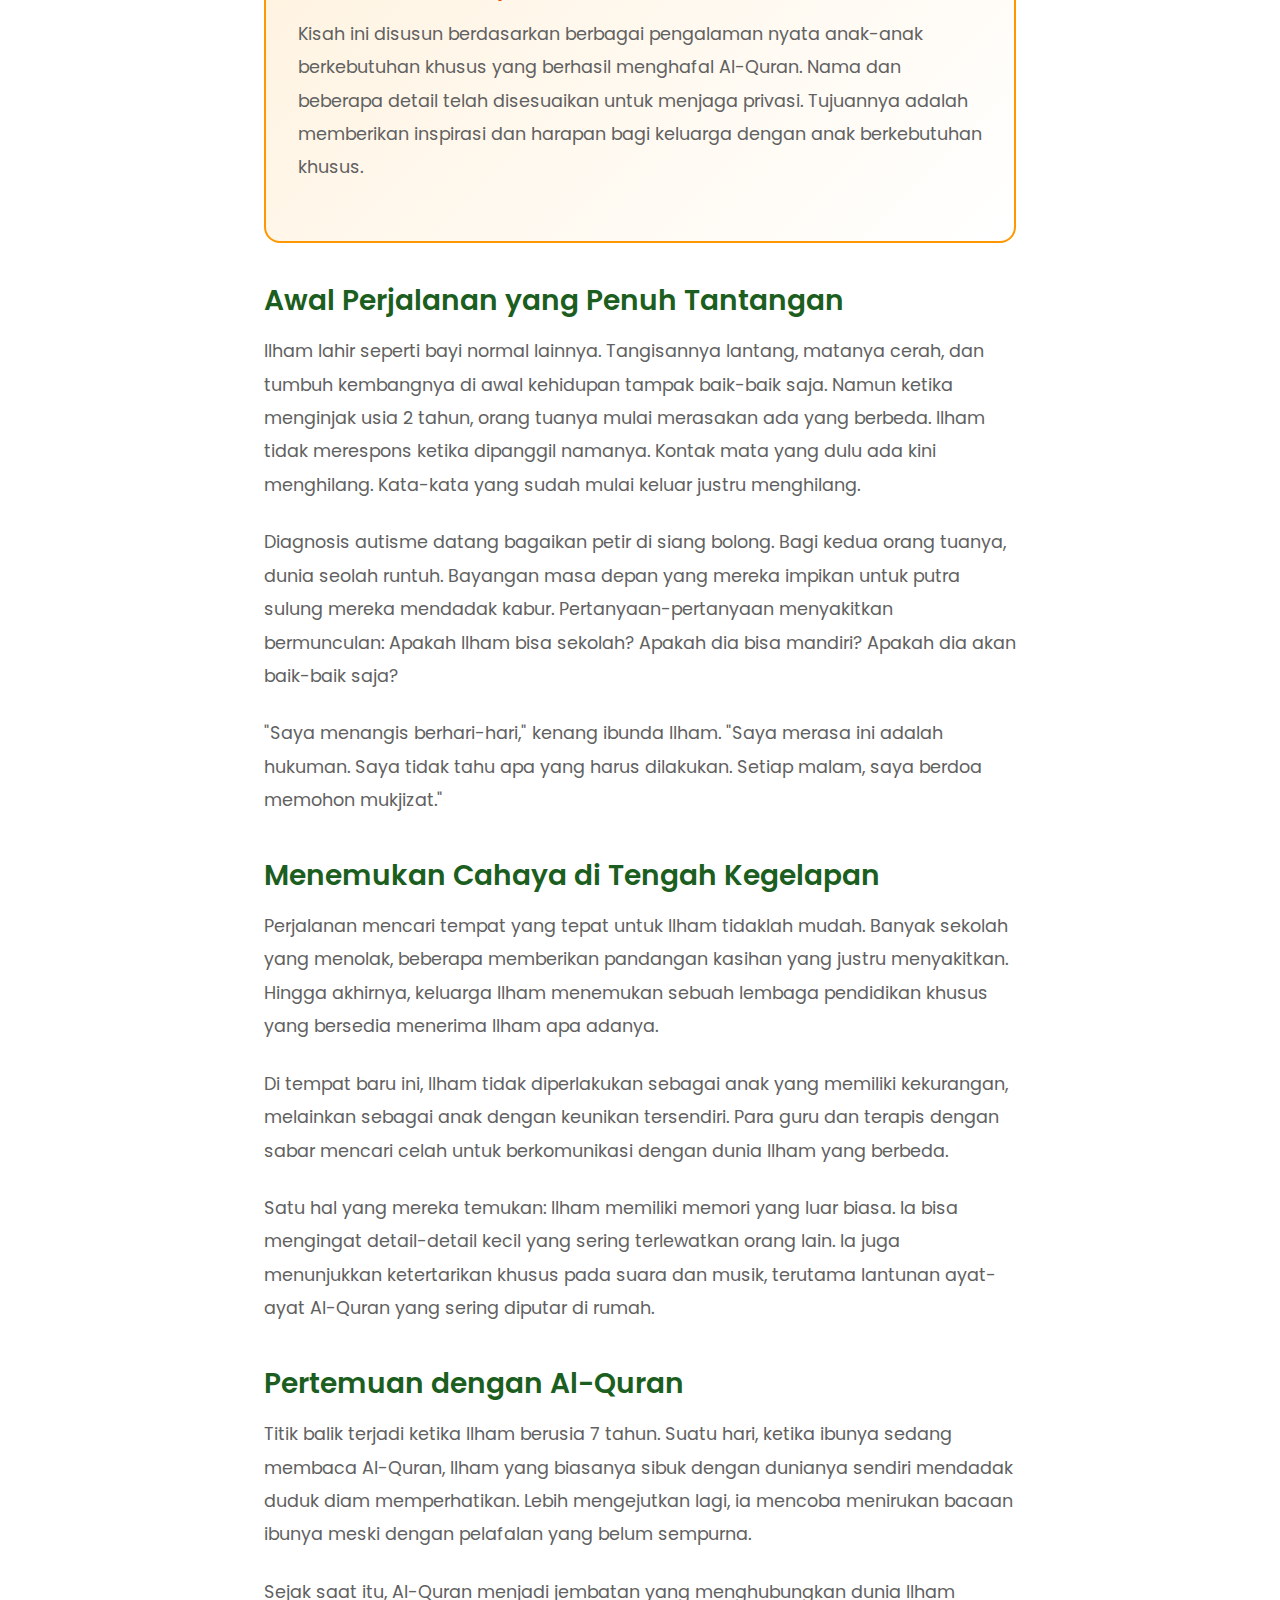
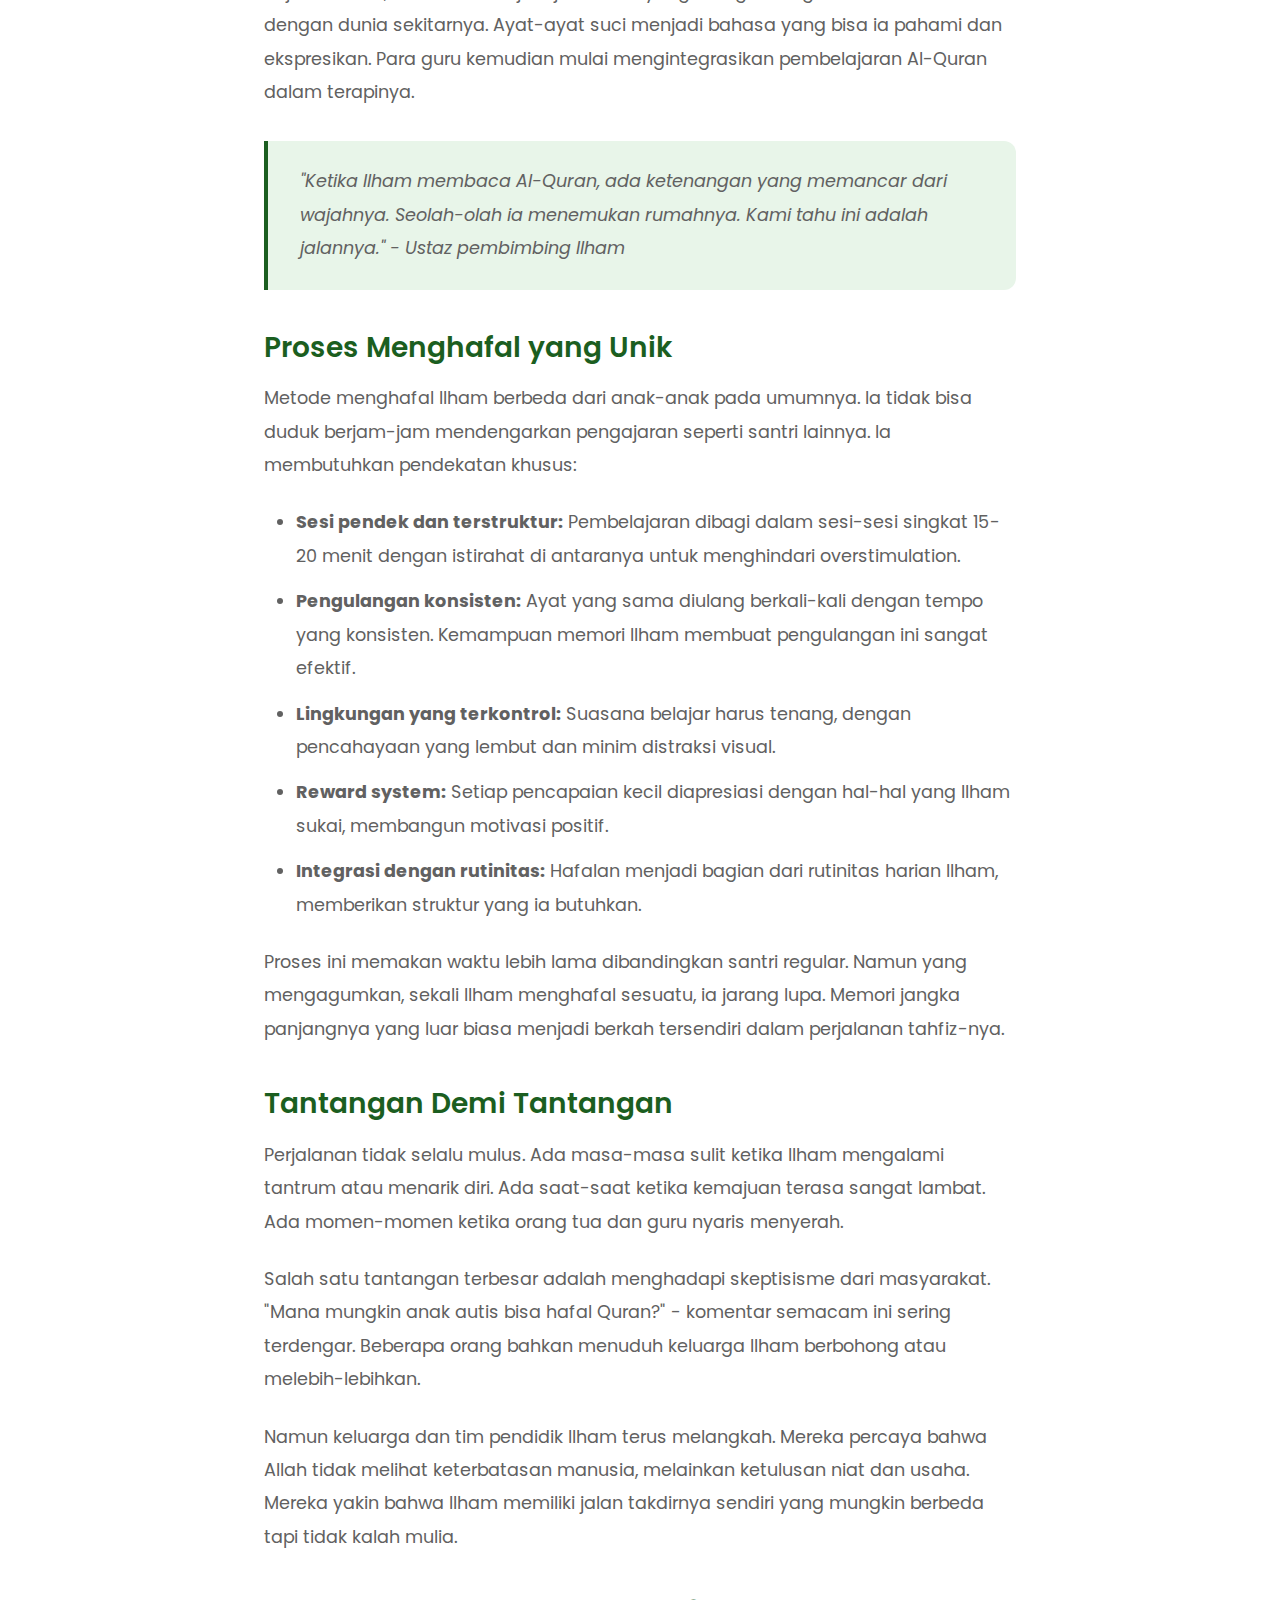
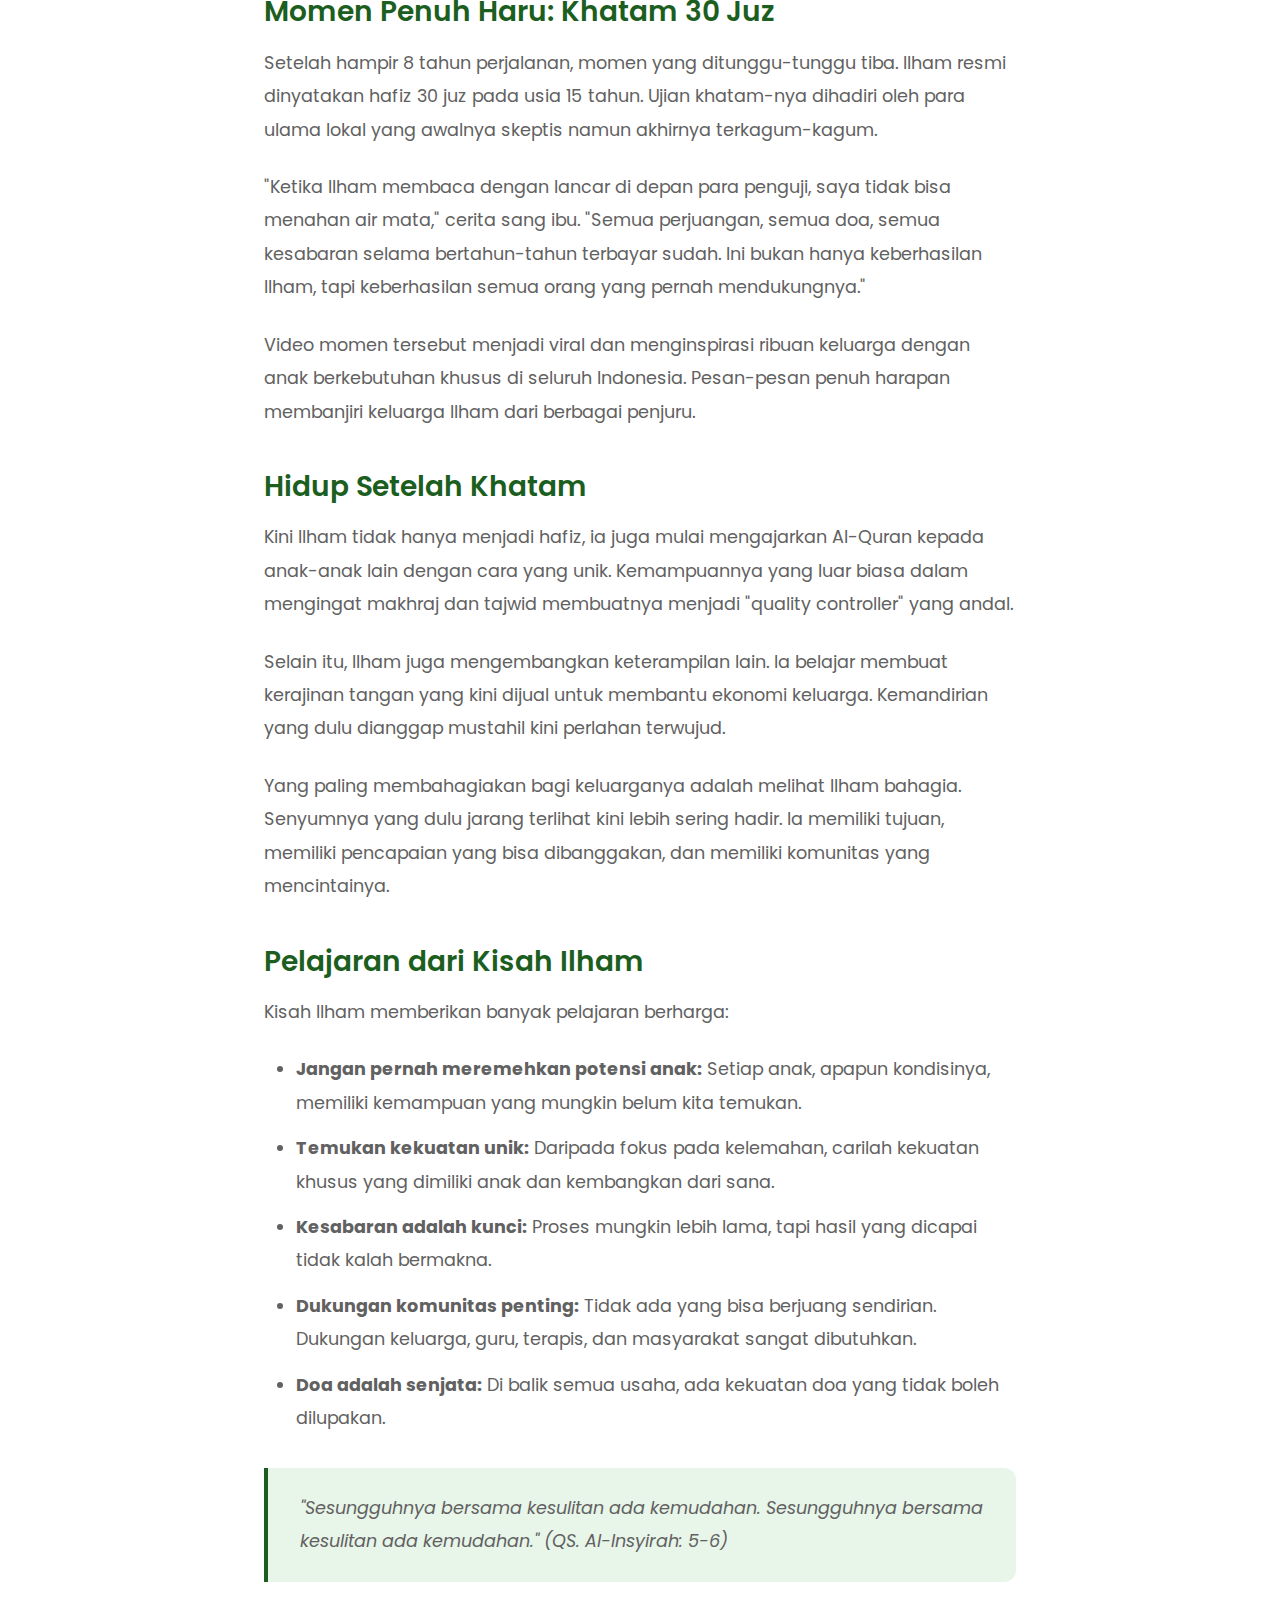
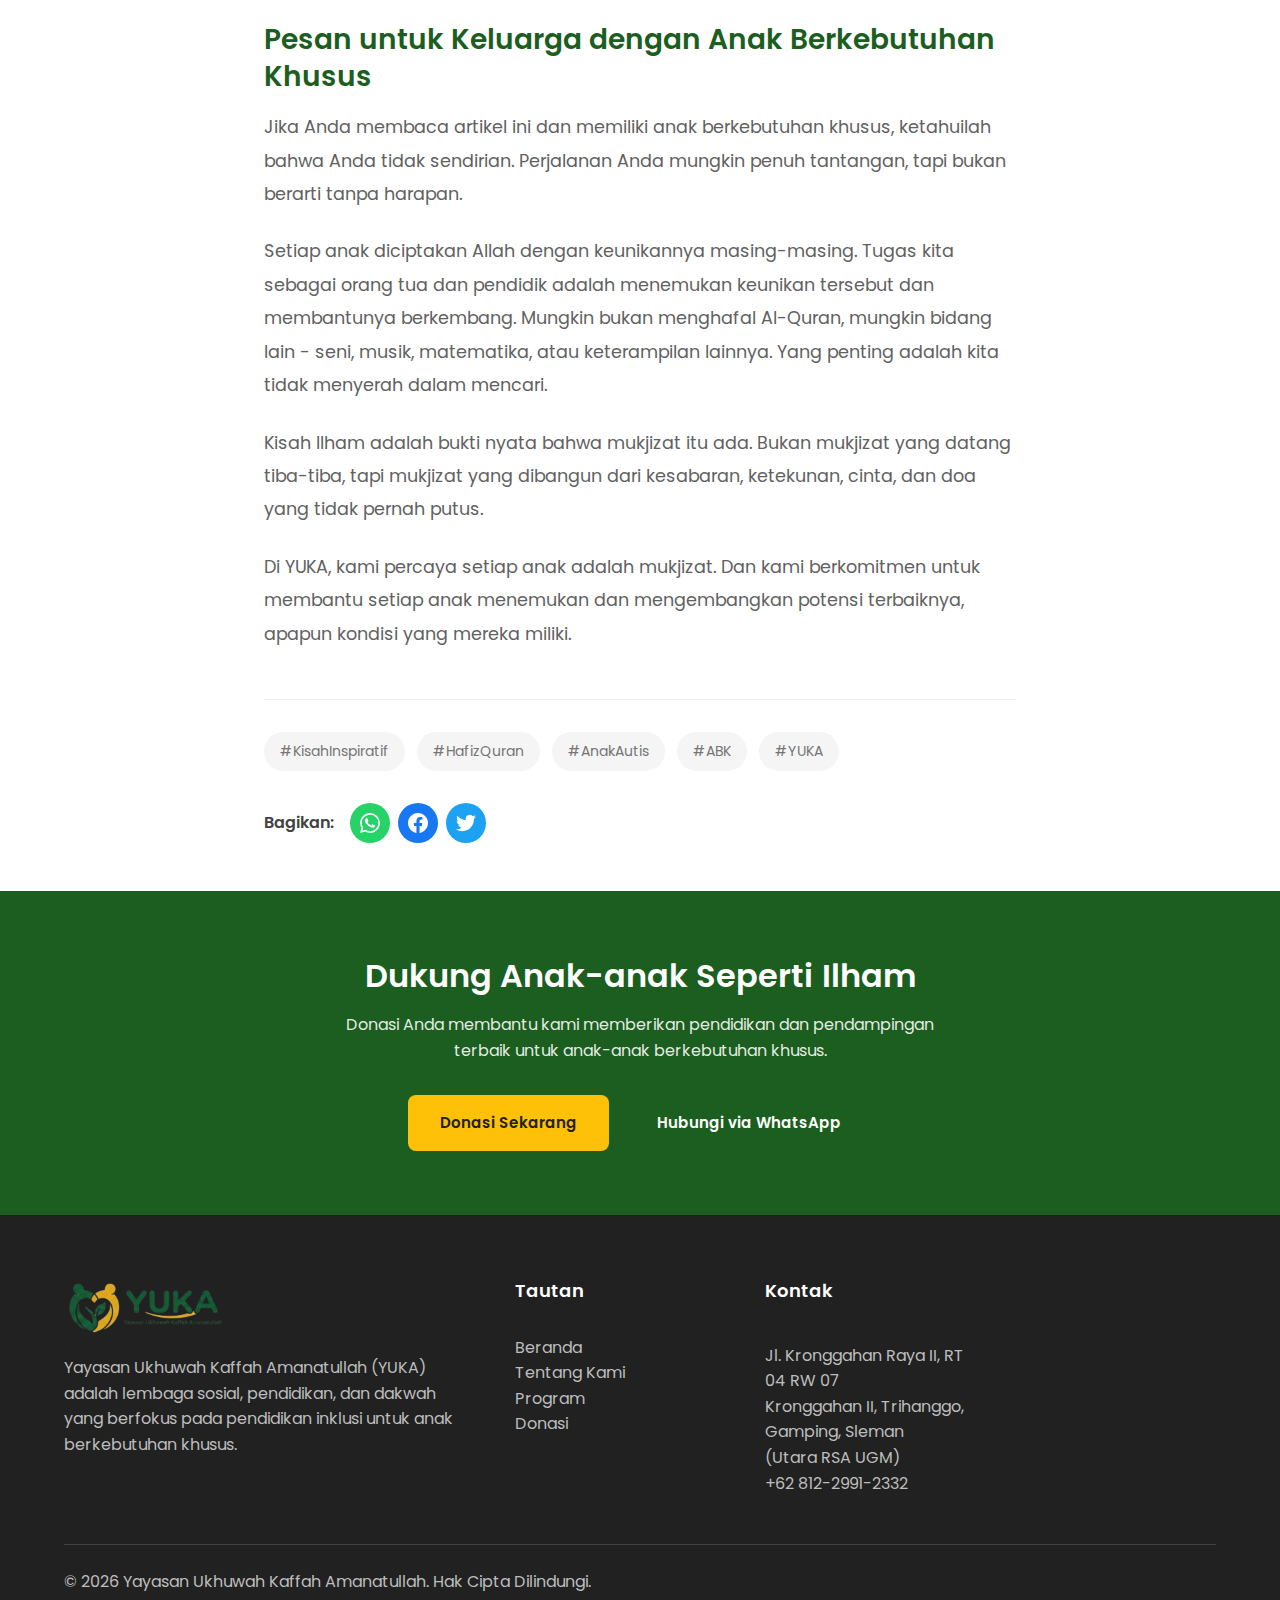
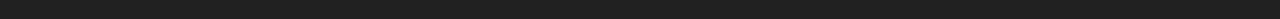
<file: artikel/kisah-ilham-hafiz.html>
<!DOCTYPE html>
<html lang="id">
<head>
    <meta charset="UTF-8">
    <meta name="viewport" content="width=device-width, initial-scale=1.0">
    <title>Kisah Ilham: Dari Anak Autis Menjadi Hafiz 30 Juz | YUKA</title>
    <meta name="description" content="Kisah inspiratif Ilham, anak autis yang berhasil menghafal Al-Quran 30 juz. Bukti bahwa keterbatasan bukan penghalang untuk meraih prestasi.">
    <link rel="icon" type="image/x-icon" href="../Icon.ico">
    <link rel="preconnect" href="https://fonts.googleapis.com">
    <link rel="preconnect" href="https://fonts.gstatic.com" crossorigin>
    <link href="https://fonts.googleapis.com/css2?family=Poppins:wght@300;400;500;600;700&family=Amiri:wght@400;700&display=swap" rel="stylesheet">
    <link rel="stylesheet" href="../assets/css/style.css">
    <style>
        .article-header { background: linear-gradient(135deg, var(--primary) 0%, var(--primary-dark) 100%); padding: 8rem 0 4rem; color: var(--white); }
        .article-header h1 { color: var(--white) !important; }
        .article-header .breadcrumb a { color: rgba(255,255,255,0.8); }
        .article-header .breadcrumb .current { color: var(--white); }
        .article-meta { display: flex; gap: 2rem; margin-top: 1.5rem; flex-wrap: wrap; }
        .article-meta span { display: flex; align-items: center; gap: 0.5rem; color: rgba(255,255,255,0.9); font-size: 0.9rem; }
        .article-content { max-width: 800px; margin: 0 auto; padding: 3rem 1.5rem; }
        .article-featured-image { margin: -2rem auto 2rem; max-width: 900px; border-radius: 16px; overflow: hidden; box-shadow: 0 20px 60px rgba(0,0,0,0.15); }
        .article-featured-image img { width: 100%; height: auto; }
        .article-body { font-size: 1.1rem; line-height: 1.9; color: var(--gray-700); }
        .article-body h2 { color: var(--primary); margin: 2.5rem 0 1rem; font-size: 1.75rem; }
        .article-body h3 { color: var(--gray-800); margin: 2rem 0 1rem; font-size: 1.35rem; }
        .article-body p { margin-bottom: 1.5rem; }
        .article-body ul, .article-body ol { margin: 1.5rem 0; padding-left: 2rem; }
        .article-body li { margin-bottom: 0.75rem; list-style: disc; }
        .article-body blockquote { background: var(--primary-50); border-left: 4px solid var(--primary); padding: 1.5rem 2rem; margin: 2rem 0; border-radius: 0 12px 12px 0; font-style: italic; }
        .story-highlight { background: linear-gradient(135deg, #fff3e0 0%, #fff 100%); border: 2px solid #FF9800; border-radius: 16px; padding: 2rem; margin: 2rem 0; }
        .story-highlight h3 { color: #E65100; margin-top: 0; }
        .article-tags { display: flex; gap: 0.75rem; flex-wrap: wrap; margin-top: 3rem; padding-top: 2rem; border-top: 1px solid var(--gray-200); }
        .article-tags a { background: var(--gray-100); padding: 0.5rem 1rem; border-radius: 20px; font-size: 0.875rem; color: var(--gray-600); }
        .article-tags a:hover { background: var(--primary); color: var(--white); }
        .article-share { display: flex; align-items: center; gap: 1rem; margin-top: 2rem; }
        .share-buttons { display: flex; gap: 0.5rem; }
        .share-btn { width: 40px; height: 40px; border-radius: 50%; display: flex; align-items: center; justify-content: center; color: var(--white); }
        .share-btn.whatsapp { background: #25D366; }
        .share-btn.facebook { background: #1877F2; }
        .share-btn.twitter { background: #1DA1F2; }
    </style>
</head>
<body>
    <nav class="navbar" id="navbar">
        <div class="container">
            <a href="../index.html" class="navbar-brand">
                <img src="../Logo/Logo.webp" alt="YUKA" class="brand-logo">
            </a>
            <div class="navbar-menu" id="navbarMenu">
                <a href="../index.html">Beranda</a>
                <a href="../tentang.html">Tentang</a>
                <a href="../program.html">Program</a>
                <a href="../galeri.html">Galeri</a>
                <a href="../blog.html" class="active">Artikel</a>
                <a href="../kontak.html">Kontak</a>
                <a href="../donasi.html" class="btn btn-primary btn-sm">Donasi</a>
            </div>
            <button class="navbar-toggle" id="navbarToggle" aria-label="Toggle navigation">
                <span></span><span></span><span></span>
            </button>
        </div>
    </nav>

    <header class="article-header">
        <div class="container">
            <div class="breadcrumb">
                <a href="../index.html">Beranda</a>
                <span class="separator">/</span>
                <a href="../blog.html">Artikel</a>
                <span class="separator">/</span>
                <span class="current">Kisah Ilham</span>
            </div>
            <span class="card-category" style="background: var(--secondary); color: var(--gray-900); padding: 0.5rem 1rem; border-radius: 20px; font-size: 0.875rem; display: inline-block; margin: 1rem 0;">Inspirasi</span>
            <h1 style="font-size: 2.5rem; max-width: 800px;">Kisah Ilham: Dari Anak Autis Menjadi Hafiz 30 Juz</h1>
            <div class="article-meta">
                <span><svg width="18" height="18" viewBox="0 0 24 24" fill="none" stroke="currentColor" stroke-width="2"><rect x="3" y="4" width="18" height="18" rx="2" ry="2"/><line x1="16" y1="2" x2="16" y2="6"/><line x1="8" y1="2" x2="8" y2="6"/><line x1="3" y1="10" x2="21" y2="10"/></svg>5 Januari 2026</span>
                <span><svg width="18" height="18" viewBox="0 0 24 24" fill="none" stroke="currentColor" stroke-width="2"><path d="M12 8v4l3 3m6-3a9 9 0 11-18 0 9 9 0 0118 0z"/></svg>8 menit baca</span>
                <span><svg width="18" height="18" viewBox="0 0 24 24" fill="none" stroke="currentColor" stroke-width="2"><path d="M20 21v-2a4 4 0 00-4-4H8a4 4 0 00-4 4v2"/><circle cx="12" cy="7" r="4"/></svg>Tim YUKA</span>
            </div>
        </div>
    </header>

    <div class="container">
        <div class="article-featured-image">
            <img src="../Dokumentasi/21 Jan 2026/IMG_8420.webp" alt="Kegiatan menghafal Al-Quran di YUKA">
        </div>
    </div>

    <article class="article-content">
        <div class="article-body">
            <p><strong>Di antara dinding-dinding sederhana rumah belajar YUKA, ada kisah luar biasa yang patut menjadi inspirasi bagi kita semua.</strong> Kisah tentang seorang anak bernama Ilham yang membuktikan bahwa keterbatasan bukanlah penghalang untuk meraih prestasi gemilang. Dengan diagnosis autisme sejak usia 3 tahun, siapa sangka ia kini telah menghafal Al-Quran 30 juz secara sempurna.</p>

            <p>Kisah Ilham bukan sekadar cerita sukses biasa. Ini adalah perjalanan panjang yang penuh tantangan, air mata, dan doa-doa yang tak pernah putus. Kisah tentang kekuatan cinta, kesabaran, dan keyakinan bahwa setiap anak memiliki potensi luar biasa yang hanya perlu ditemukan dan dikembangkan.</p>

            <div class="story-highlight">
                <h3>Catatan: Kisah Inspiratif</h3>
                <p>Kisah ini disusun berdasarkan berbagai pengalaman nyata anak-anak berkebutuhan khusus yang berhasil menghafal Al-Quran. Nama dan beberapa detail telah disesuaikan untuk menjaga privasi. Tujuannya adalah memberikan inspirasi dan harapan bagi keluarga dengan anak berkebutuhan khusus.</p>
            </div>

            <h2>Awal Perjalanan yang Penuh Tantangan</h2>

            <p>Ilham lahir seperti bayi normal lainnya. Tangisannya lantang, matanya cerah, dan tumbuh kembangnya di awal kehidupan tampak baik-baik saja. Namun ketika menginjak usia 2 tahun, orang tuanya mulai merasakan ada yang berbeda. Ilham tidak merespons ketika dipanggil namanya. Kontak mata yang dulu ada kini menghilang. Kata-kata yang sudah mulai keluar justru menghilang.</p>

            <p>Diagnosis autisme datang bagaikan petir di siang bolong. Bagi kedua orang tuanya, dunia seolah runtuh. Bayangan masa depan yang mereka impikan untuk putra sulung mereka mendadak kabur. Pertanyaan-pertanyaan menyakitkan bermunculan: Apakah Ilham bisa sekolah? Apakah dia bisa mandiri? Apakah dia akan baik-baik saja?</p>

            <p>"Saya menangis berhari-hari," kenang ibunda Ilham. "Saya merasa ini adalah hukuman. Saya tidak tahu apa yang harus dilakukan. Setiap malam, saya berdoa memohon mukjizat."</p>

            <h2>Menemukan Cahaya di Tengah Kegelapan</h2>

            <p>Perjalanan mencari tempat yang tepat untuk Ilham tidaklah mudah. Banyak sekolah yang menolak, beberapa memberikan pandangan kasihan yang justru menyakitkan. Hingga akhirnya, keluarga Ilham menemukan sebuah lembaga pendidikan khusus yang bersedia menerima Ilham apa adanya.</p>

            <p>Di tempat baru ini, Ilham tidak diperlakukan sebagai anak yang memiliki kekurangan, melainkan sebagai anak dengan keunikan tersendiri. Para guru dan terapis dengan sabar mencari celah untuk berkomunikasi dengan dunia Ilham yang berbeda.</p>

            <p>Satu hal yang mereka temukan: Ilham memiliki memori yang luar biasa. Ia bisa mengingat detail-detail kecil yang sering terlewatkan orang lain. Ia juga menunjukkan ketertarikan khusus pada suara dan musik, terutama lantunan ayat-ayat Al-Quran yang sering diputar di rumah.</p>

            <h2>Pertemuan dengan Al-Quran</h2>

            <p>Titik balik terjadi ketika Ilham berusia 7 tahun. Suatu hari, ketika ibunya sedang membaca Al-Quran, Ilham yang biasanya sibuk dengan dunianya sendiri mendadak duduk diam memperhatikan. Lebih mengejutkan lagi, ia mencoba menirukan bacaan ibunya meski dengan pelafalan yang belum sempurna.</p>

            <p>Sejak saat itu, Al-Quran menjadi jembatan yang menghubungkan dunia Ilham dengan dunia sekitarnya. Ayat-ayat suci menjadi bahasa yang bisa ia pahami dan ekspresikan. Para guru kemudian mulai mengintegrasikan pembelajaran Al-Quran dalam terapinya.</p>

            <blockquote>
                "Ketika Ilham membaca Al-Quran, ada ketenangan yang memancar dari wajahnya. Seolah-olah ia menemukan rumahnya. Kami tahu ini adalah jalannya." - Ustaz pembimbing Ilham
            </blockquote>

            <h2>Proses Menghafal yang Unik</h2>

            <p>Metode menghafal Ilham berbeda dari anak-anak pada umumnya. Ia tidak bisa duduk berjam-jam mendengarkan pengajaran seperti santri lainnya. Ia membutuhkan pendekatan khusus:</p>

            <ul>
                <li><strong>Sesi pendek dan terstruktur:</strong> Pembelajaran dibagi dalam sesi-sesi singkat 15-20 menit dengan istirahat di antaranya untuk menghindari overstimulation.</li>
                <li><strong>Pengulangan konsisten:</strong> Ayat yang sama diulang berkali-kali dengan tempo yang konsisten. Kemampuan memori Ilham membuat pengulangan ini sangat efektif.</li>
                <li><strong>Lingkungan yang terkontrol:</strong> Suasana belajar harus tenang, dengan pencahayaan yang lembut dan minim distraksi visual.</li>
                <li><strong>Reward system:</strong> Setiap pencapaian kecil diapresiasi dengan hal-hal yang Ilham sukai, membangun motivasi positif.</li>
                <li><strong>Integrasi dengan rutinitas:</strong> Hafalan menjadi bagian dari rutinitas harian Ilham, memberikan struktur yang ia butuhkan.</li>
            </ul>

            <p>Proses ini memakan waktu lebih lama dibandingkan santri regular. Namun yang mengagumkan, sekali Ilham menghafal sesuatu, ia jarang lupa. Memori jangka panjangnya yang luar biasa menjadi berkah tersendiri dalam perjalanan tahfiz-nya.</p>

            <h2>Tantangan Demi Tantangan</h2>

            <p>Perjalanan tidak selalu mulus. Ada masa-masa sulit ketika Ilham mengalami tantrum atau menarik diri. Ada saat-saat ketika kemajuan terasa sangat lambat. Ada momen-momen ketika orang tua dan guru nyaris menyerah.</p>

            <p>Salah satu tantangan terbesar adalah menghadapi skeptisisme dari masyarakat. "Mana mungkin anak autis bisa hafal Quran?" - komentar semacam ini sering terdengar. Beberapa orang bahkan menuduh keluarga Ilham berbohong atau melebih-lebihkan.</p>

            <p>Namun keluarga dan tim pendidik Ilham terus melangkah. Mereka percaya bahwa Allah tidak melihat keterbatasan manusia, melainkan ketulusan niat dan usaha. Mereka yakin bahwa Ilham memiliki jalan takdirnya sendiri yang mungkin berbeda tapi tidak kalah mulia.</p>

            <h2>Momen Penuh Haru: Khatam 30 Juz</h2>

            <p>Setelah hampir 8 tahun perjalanan, momen yang ditunggu-tunggu tiba. Ilham resmi dinyatakan hafiz 30 juz pada usia 15 tahun. Ujian khatam-nya dihadiri oleh para ulama lokal yang awalnya skeptis namun akhirnya terkagum-kagum.</p>

            <p>"Ketika Ilham membaca dengan lancar di depan para penguji, saya tidak bisa menahan air mata," cerita sang ibu. "Semua perjuangan, semua doa, semua kesabaran selama bertahun-tahun terbayar sudah. Ini bukan hanya keberhasilan Ilham, tapi keberhasilan semua orang yang pernah mendukungnya."</p>

            <p>Video momen tersebut menjadi viral dan menginspirasi ribuan keluarga dengan anak berkebutuhan khusus di seluruh Indonesia. Pesan-pesan penuh harapan membanjiri keluarga Ilham dari berbagai penjuru.</p>

            <h2>Hidup Setelah Khatam</h2>

            <p>Kini Ilham tidak hanya menjadi hafiz, ia juga mulai mengajarkan Al-Quran kepada anak-anak lain dengan cara yang unik. Kemampuannya yang luar biasa dalam mengingat makhraj dan tajwid membuatnya menjadi "quality controller" yang andal.</p>

            <p>Selain itu, Ilham juga mengembangkan keterampilan lain. Ia belajar membuat kerajinan tangan yang kini dijual untuk membantu ekonomi keluarga. Kemandirian yang dulu dianggap mustahil kini perlahan terwujud.</p>

            <p>Yang paling membahagiakan bagi keluarganya adalah melihat Ilham bahagia. Senyumnya yang dulu jarang terlihat kini lebih sering hadir. Ia memiliki tujuan, memiliki pencapaian yang bisa dibanggakan, dan memiliki komunitas yang mencintainya.</p>

            <h2>Pelajaran dari Kisah Ilham</h2>

            <p>Kisah Ilham memberikan banyak pelajaran berharga:</p>

            <ol>
                <li><strong>Jangan pernah meremehkan potensi anak:</strong> Setiap anak, apapun kondisinya, memiliki kemampuan yang mungkin belum kita temukan.</li>
                <li><strong>Temukan kekuatan unik:</strong> Daripada fokus pada kelemahan, carilah kekuatan khusus yang dimiliki anak dan kembangkan dari sana.</li>
                <li><strong>Kesabaran adalah kunci:</strong> Proses mungkin lebih lama, tapi hasil yang dicapai tidak kalah bermakna.</li>
                <li><strong>Dukungan komunitas penting:</strong> Tidak ada yang bisa berjuang sendirian. Dukungan keluarga, guru, terapis, dan masyarakat sangat dibutuhkan.</li>
                <li><strong>Doa adalah senjata:</strong> Di balik semua usaha, ada kekuatan doa yang tidak boleh dilupakan.</li>
            </ol>

            <blockquote>
                "Sesungguhnya bersama kesulitan ada kemudahan. Sesungguhnya bersama kesulitan ada kemudahan." (QS. Al-Insyirah: 5-6)
            </blockquote>

            <h2>Pesan untuk Keluarga dengan Anak Berkebutuhan Khusus</h2>

            <p>Jika Anda membaca artikel ini dan memiliki anak berkebutuhan khusus, ketahuilah bahwa Anda tidak sendirian. Perjalanan Anda mungkin penuh tantangan, tapi bukan berarti tanpa harapan.</p>

            <p>Setiap anak diciptakan Allah dengan keunikannya masing-masing. Tugas kita sebagai orang tua dan pendidik adalah menemukan keunikan tersebut dan membantunya berkembang. Mungkin bukan menghafal Al-Quran, mungkin bidang lain - seni, musik, matematika, atau keterampilan lainnya. Yang penting adalah kita tidak menyerah dalam mencari.</p>

            <p>Kisah Ilham adalah bukti nyata bahwa mukjizat itu ada. Bukan mukjizat yang datang tiba-tiba, tapi mukjizat yang dibangun dari kesabaran, ketekunan, cinta, dan doa yang tidak pernah putus.</p>

            <p>Di YUKA, kami percaya setiap anak adalah mukjizat. Dan kami berkomitmen untuk membantu setiap anak menemukan dan mengembangkan potensi terbaiknya, apapun kondisi yang mereka miliki.</p>
        </div>

        <div class="article-tags">
            <a href="#">#KisahInspiratif</a>
            <a href="#">#HafizQuran</a>
            <a href="#">#AnakAutis</a>
            <a href="#">#ABK</a>
            <a href="#">#YUKA</a>
        </div>

        <div class="article-share">
            <span style="font-weight: 600;">Bagikan:</span>
            <div class="share-buttons">
                <a href="https://wa.me/?text=Kisah%20Ilham%20-%20Dari%20Anak%20Autis%20Menjadi%20Hafiz%2030%20Juz%20-%20https://yukaindonesia.com/artikel/kisah-ilham-hafiz.html" target="_blank" class="share-btn whatsapp"><svg width="20" height="20" fill="currentColor" viewBox="0 0 24 24"><path d="M17.472 14.382c-.297-.149-1.758-.867-2.03-.967-.273-.099-.471-.148-.67.15-.197.297-.767.966-.94 1.164-.173.199-.347.223-.644.075-.297-.15-1.255-.463-2.39-1.475-.883-.788-1.48-1.761-1.653-2.059-.173-.297-.018-.458.13-.606.134-.133.298-.347.446-.52.149-.174.198-.298.298-.497.099-.198.05-.371-.025-.52-.075-.149-.669-1.612-.916-2.207-.242-.579-.487-.5-.669-.51-.173-.008-.371-.01-.57-.01-.198 0-.52.074-.792.372-.272.297-1.04 1.016-1.04 2.479 0 1.462 1.065 2.875 1.213 3.074.149.198 2.096 3.2 5.077 4.487.709.306 1.262.489 1.694.625.712.227 1.36.195 1.871.118.571-.085 1.758-.719 2.006-1.413.248-.694.248-1.289.173-1.413-.074-.124-.272-.198-.57-.347m-5.421 7.403h-.004a9.87 9.87 0 01-5.031-1.378l-.361-.214-3.741.982.998-3.648-.235-.374a9.86 9.86 0 01-1.51-5.26c.001-5.45 4.436-9.884 9.888-9.884 2.64 0 5.122 1.03 6.988 2.898a9.825 9.825 0 012.893 6.994c-.003 5.45-4.437 9.884-9.885 9.884m8.413-18.297A11.815 11.815 0 0012.05 0C5.495 0 .16 5.335.157 11.892c0 2.096.547 4.142 1.588 5.945L.057 24l6.305-1.654a11.882 11.882 0 005.683 1.448h.005c6.554 0 11.89-5.335 11.893-11.893a11.821 11.821 0 00-3.48-8.413z"/></svg></a>
                <a href="https://www.facebook.com/sharer/sharer.php?u=https://yukaindonesia.com/artikel/kisah-ilham-hafiz.html" target="_blank" class="share-btn facebook"><svg width="20" height="20" fill="currentColor" viewBox="0 0 24 24"><path d="M24 12.073c0-6.627-5.373-12-12-12s-12 5.373-12 12c0 5.99 4.388 10.954 10.125 11.854v-8.385H7.078v-3.47h3.047V9.43c0-3.007 1.792-4.669 4.533-4.669 1.312 0 2.686.235 2.686.235v2.953H15.83c-1.491 0-1.956.925-1.956 1.874v2.25h3.328l-.532 3.47h-2.796v8.385C19.612 23.027 24 18.062 24 12.073z"/></svg></a>
                <a href="https://twitter.com/intent/tweet?text=Kisah%20Ilham%20-%20Dari%20Anak%20Autis%20Menjadi%20Hafiz&url=https://yukaindonesia.com/artikel/kisah-ilham-hafiz.html" target="_blank" class="share-btn twitter"><svg width="20" height="20" fill="currentColor" viewBox="0 0 24 24"><path d="M23.953 4.57a10 10 0 01-2.825.775 4.958 4.958 0 002.163-2.723c-.951.555-2.005.959-3.127 1.184a4.92 4.92 0 00-8.384 4.482C7.69 8.095 4.067 6.13 1.64 3.162a4.822 4.822 0 00-.666 2.475c0 1.71.87 3.213 2.188 4.096a4.904 4.904 0 01-2.228-.616v.06a4.923 4.923 0 003.946 4.827 4.996 4.996 0 01-2.212.085 4.936 4.936 0 004.604 3.417 9.867 9.867 0 01-6.102 2.105c-.39 0-.779-.023-1.17-.067a13.995 13.995 0 007.557 2.209c9.053 0 13.998-7.496 13.998-13.985 0-.21 0-.42-.015-.63A9.935 9.935 0 0024 4.59z"/></svg></a>
            </div>
        </div>
    </article>

    <section class="section bg-primary" style="padding: 4rem 0;">
        <div class="container text-center">
            <h2 style="color: var(--white); margin-bottom: 1rem;">Dukung Anak-anak Seperti Ilham</h2>
            <p style="color: rgba(255,255,255,0.9); max-width: 600px; margin: 0 auto 2rem;">Donasi Anda membantu kami memberikan pendidikan dan pendampingan terbaik untuk anak-anak berkebutuhan khusus.</p>
            <div style="display: flex; gap: 1rem; justify-content: center; flex-wrap: wrap;">
                <a href="../donasi.html" class="btn btn-secondary">Donasi Sekarang</a>
                <a href="https://wa.me/6281229912332" target="_blank" class="btn btn-outline-light">Hubungi via WhatsApp</a>
            </div>
        </div>
    </section>

    <footer class="footer">
        <div class="container">
            <div class="footer-grid">
                <div class="footer-about">
                    <img src="../Logo/Logo.webp" alt="YUKA Logo" style="height: 60px; margin-bottom: 1rem;">
                    <p>Yayasan Ukhuwah Kaffah Amanatullah (YUKA) adalah lembaga sosial, pendidikan, dan dakwah yang berfokus pada pendidikan inklusi untuk anak berkebutuhan khusus.</p>
                </div>
                <div class="footer-links">
                    <h4>Tautan</h4>
                    <ul>
                        <li><a href="../index.html">Beranda</a></li>
                        <li><a href="../tentang.html">Tentang Kami</a></li>
                        <li><a href="../program.html">Program</a></li>
                        <li><a href="../donasi.html">Donasi</a></li>
                    </ul>
                </div>
                <div class="footer-contact">
                    <h4>Kontak</h4>
                    <ul>
                        <li>Jl. Kronggahan Raya II, RT 04 RW 07</li>
                        <li>Kronggahan II, Trihanggo, Gamping, Sleman</li>
                        <li>(Utara RSA UGM)</li>
                        <li><a href="tel:+6281229912332">+62 812-2991-2332</a></li>
                    </ul>
                </div>
            </div>
            <div class="footer-bottom">
                <p>&copy; 2026 Yayasan Ukhuwah Kaffah Amanatullah. Hak Cipta Dilindungi.</p>
            </div>
        </div>
    </footer>
    <script src="../assets/js/main.js"></script>
</body>
</html>
</file>
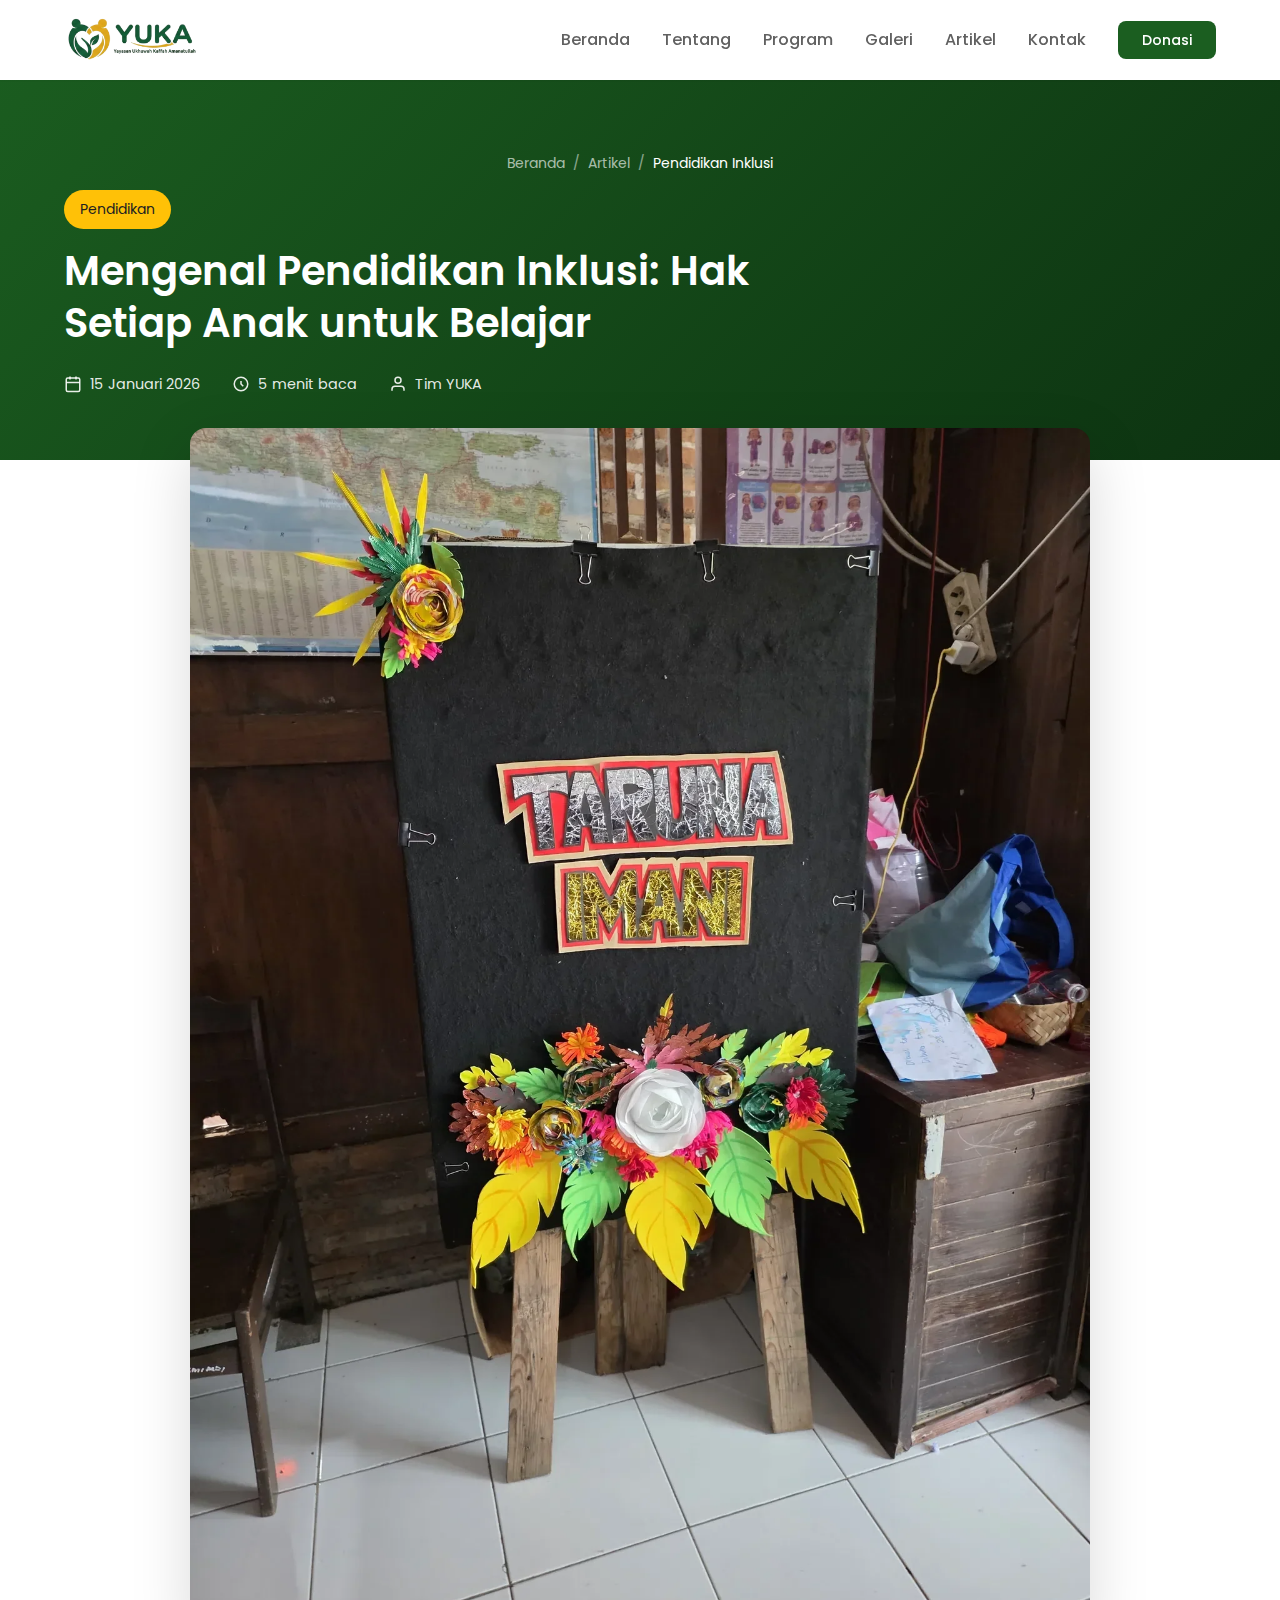
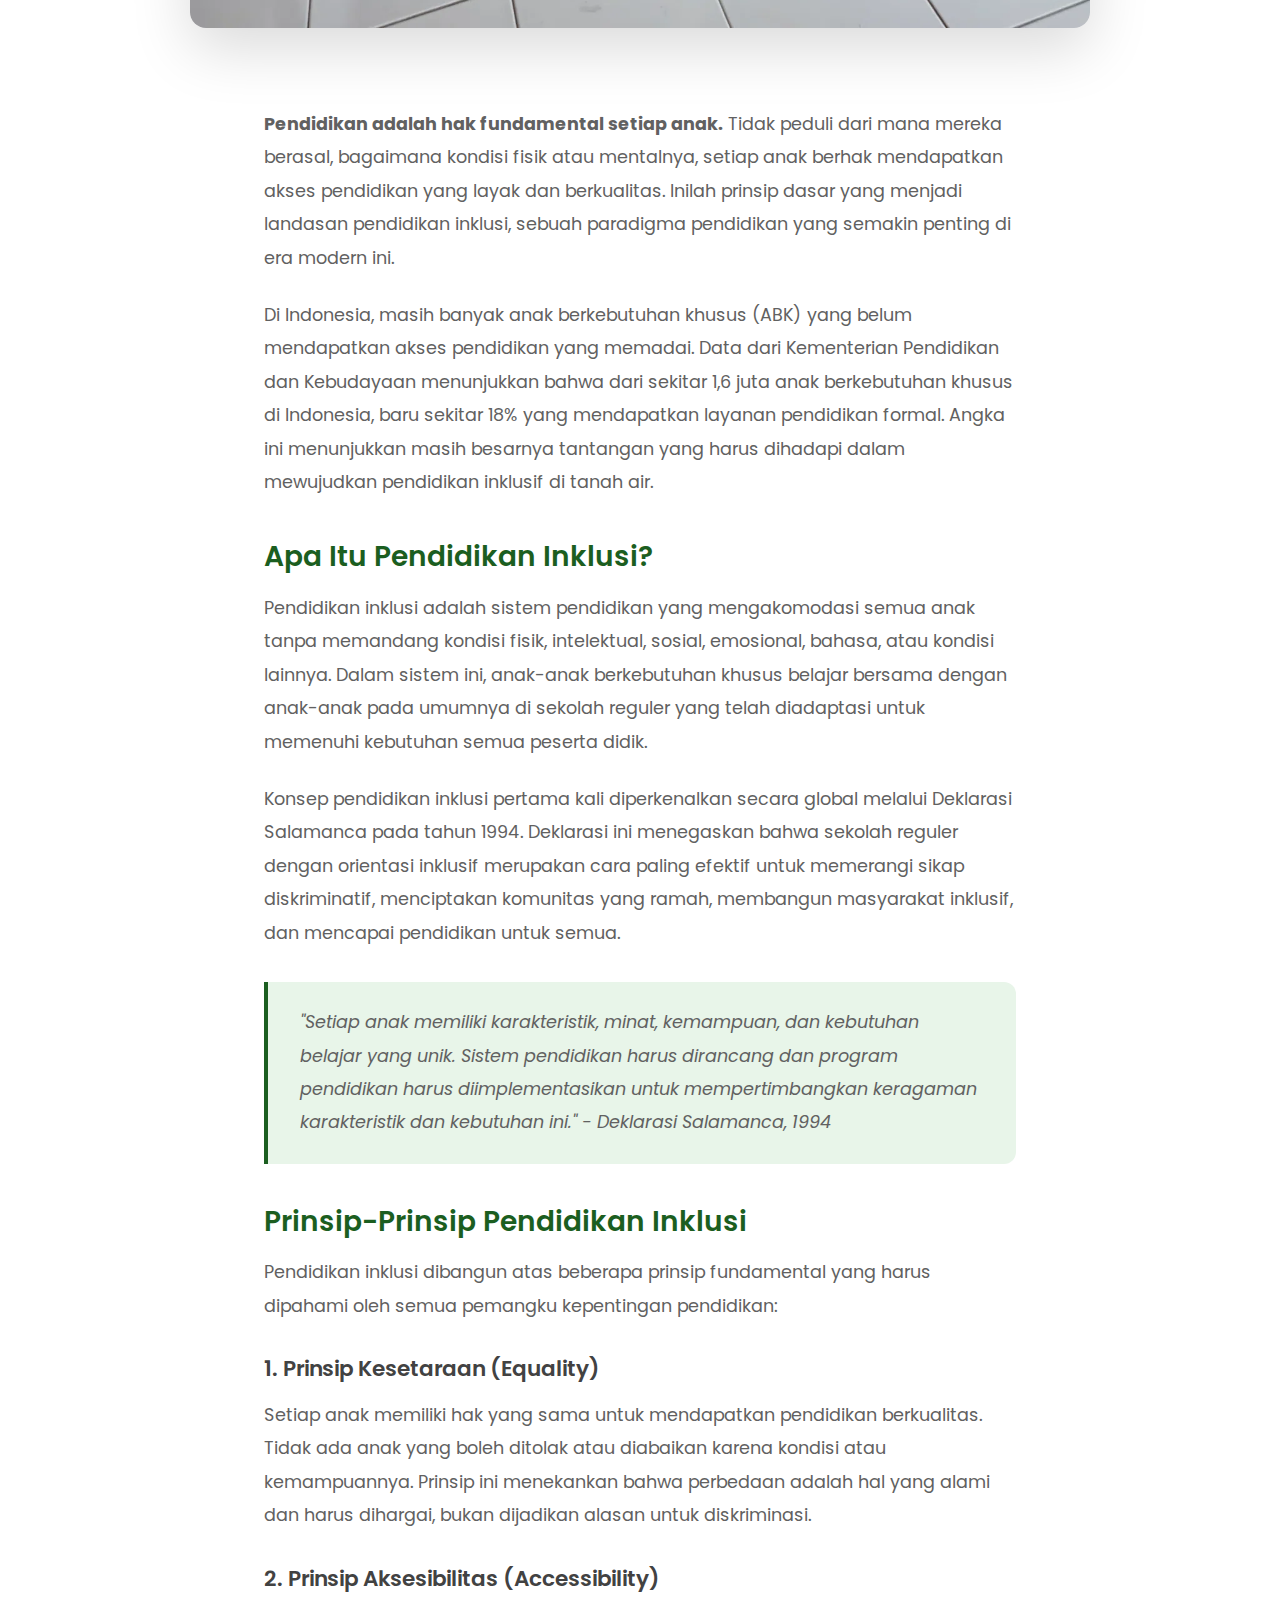
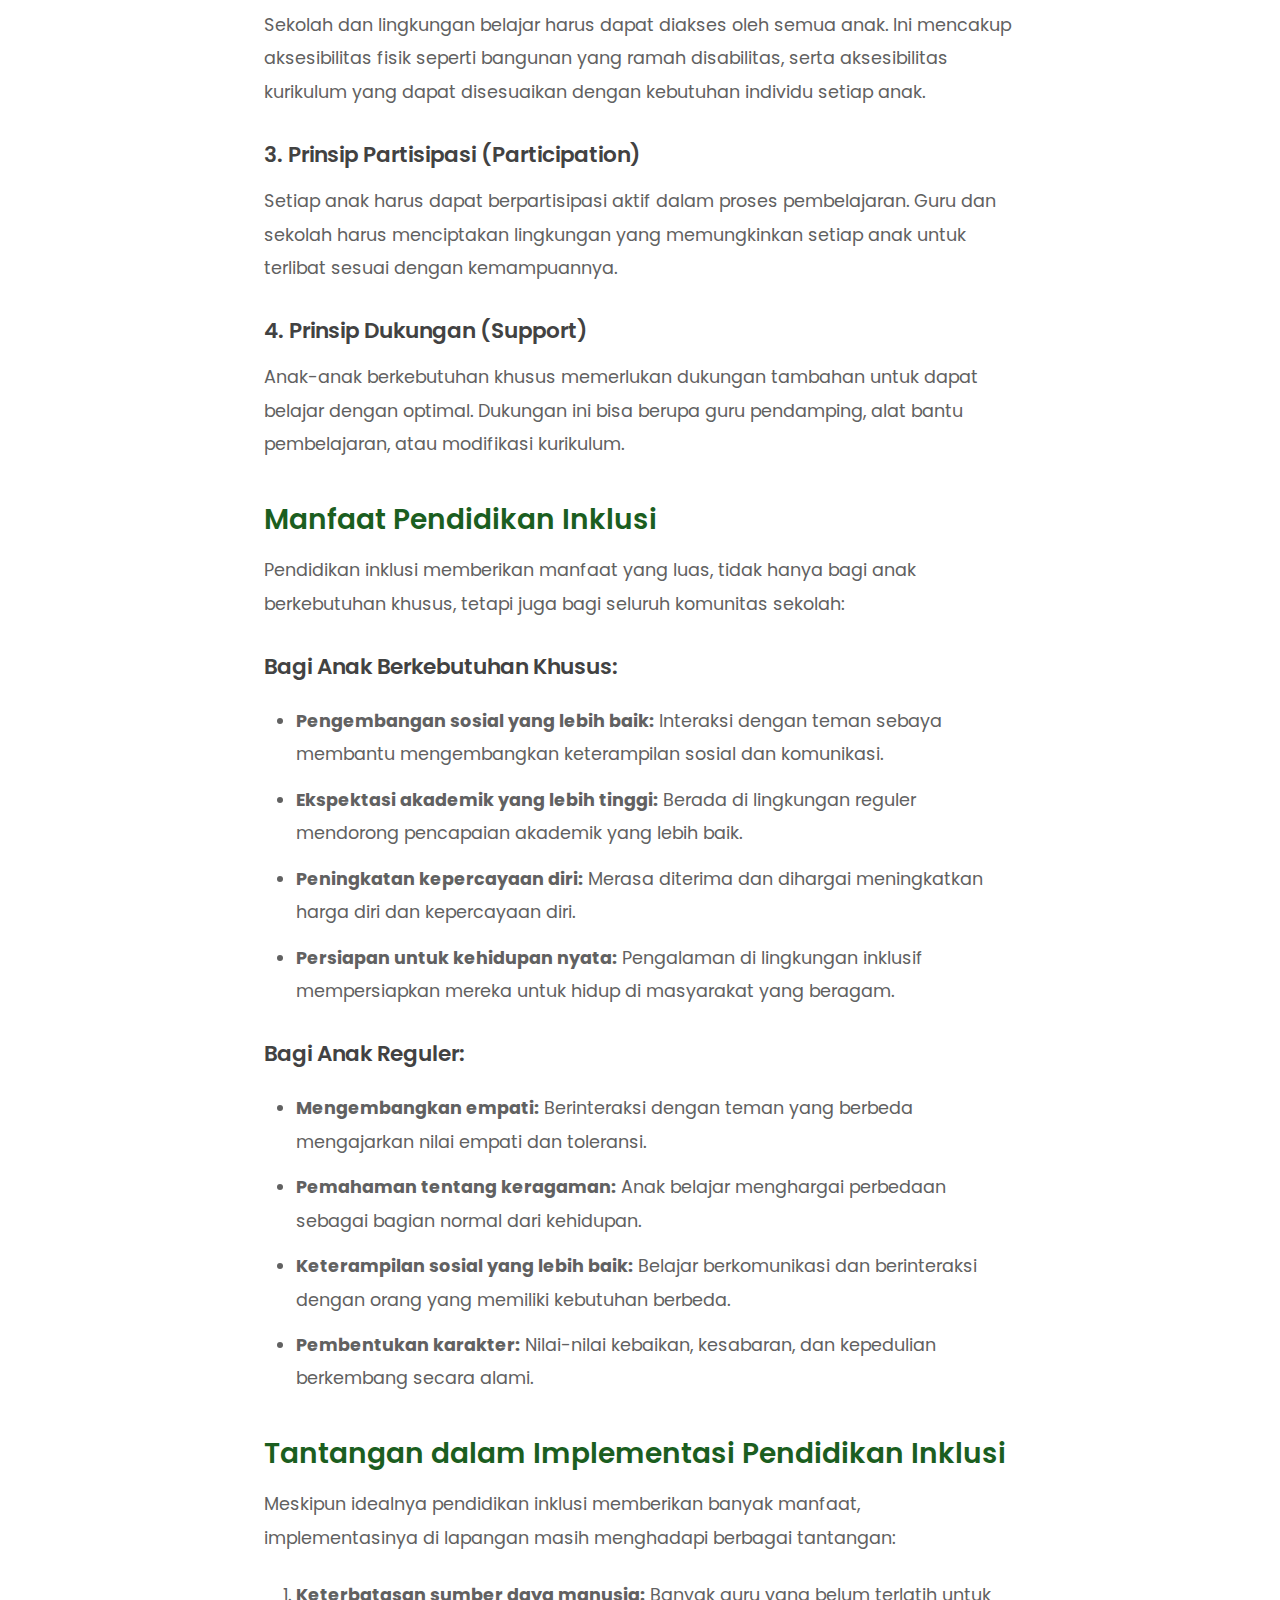
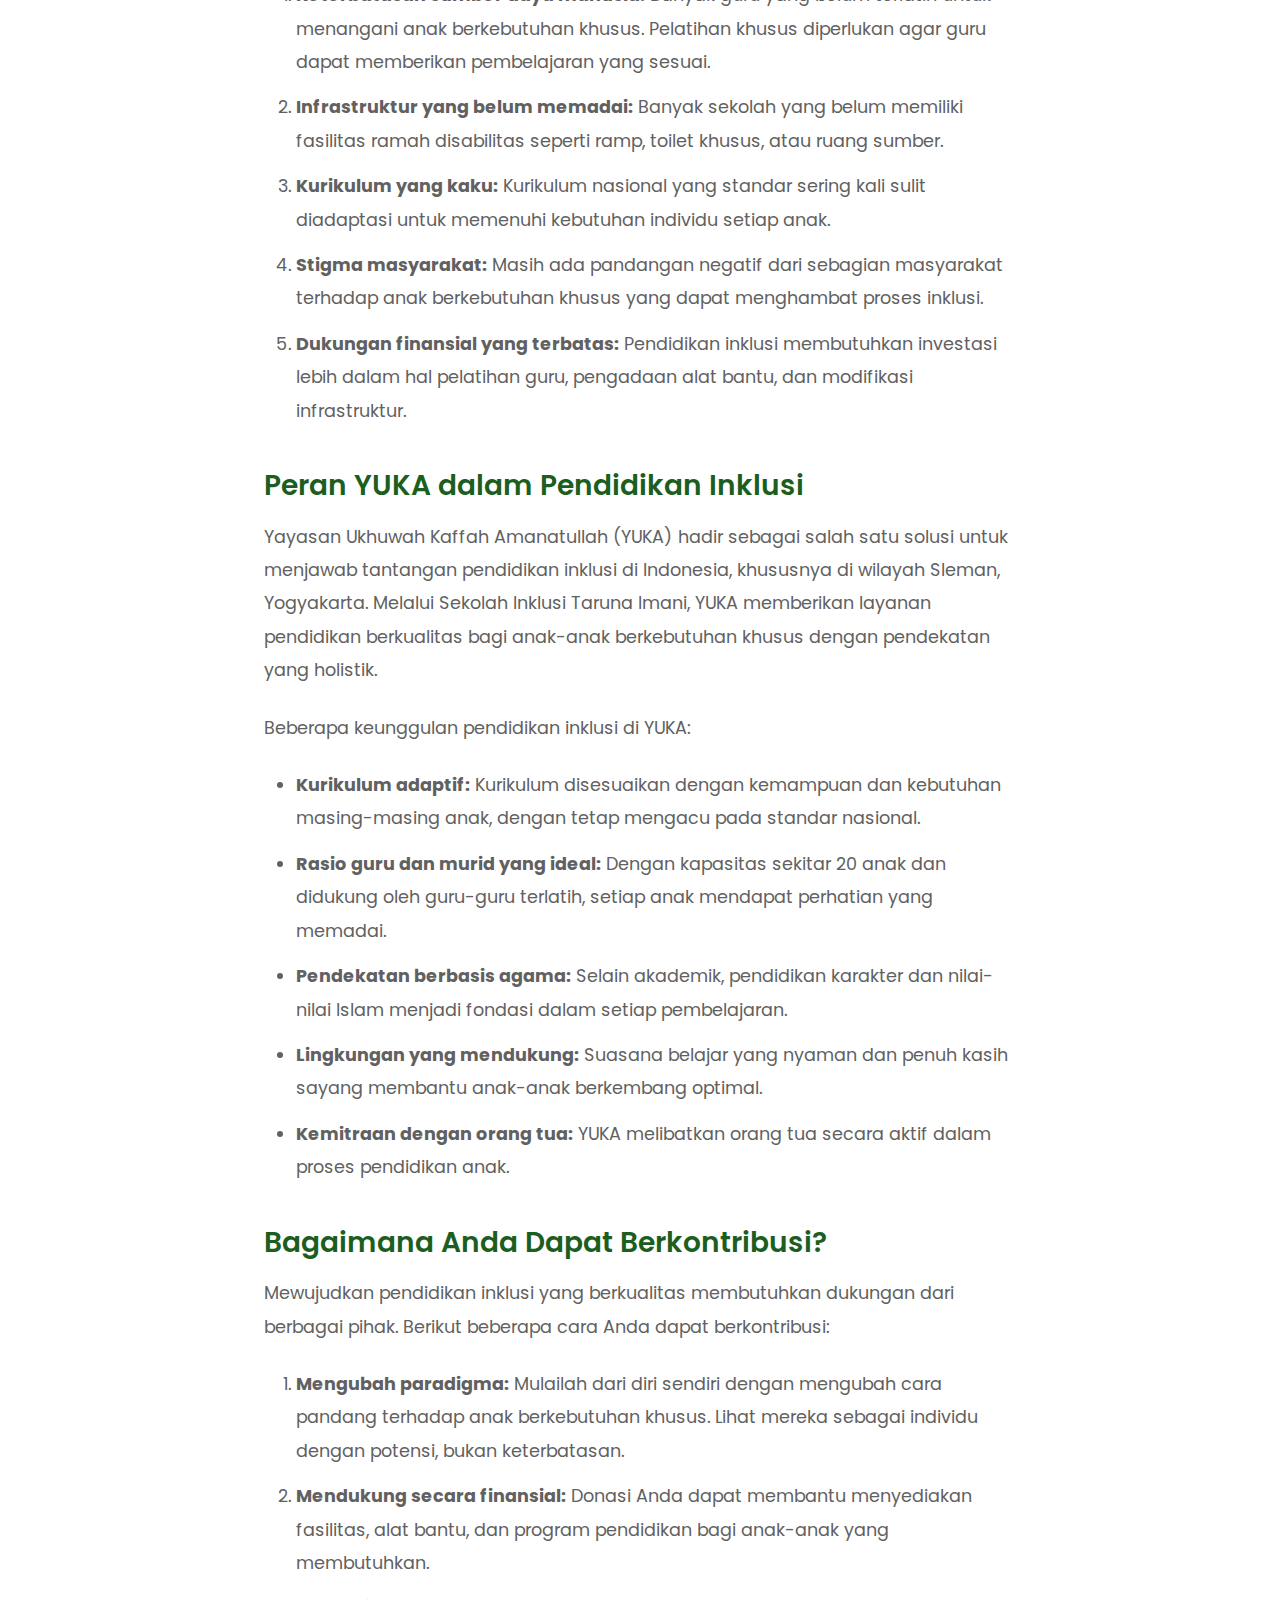
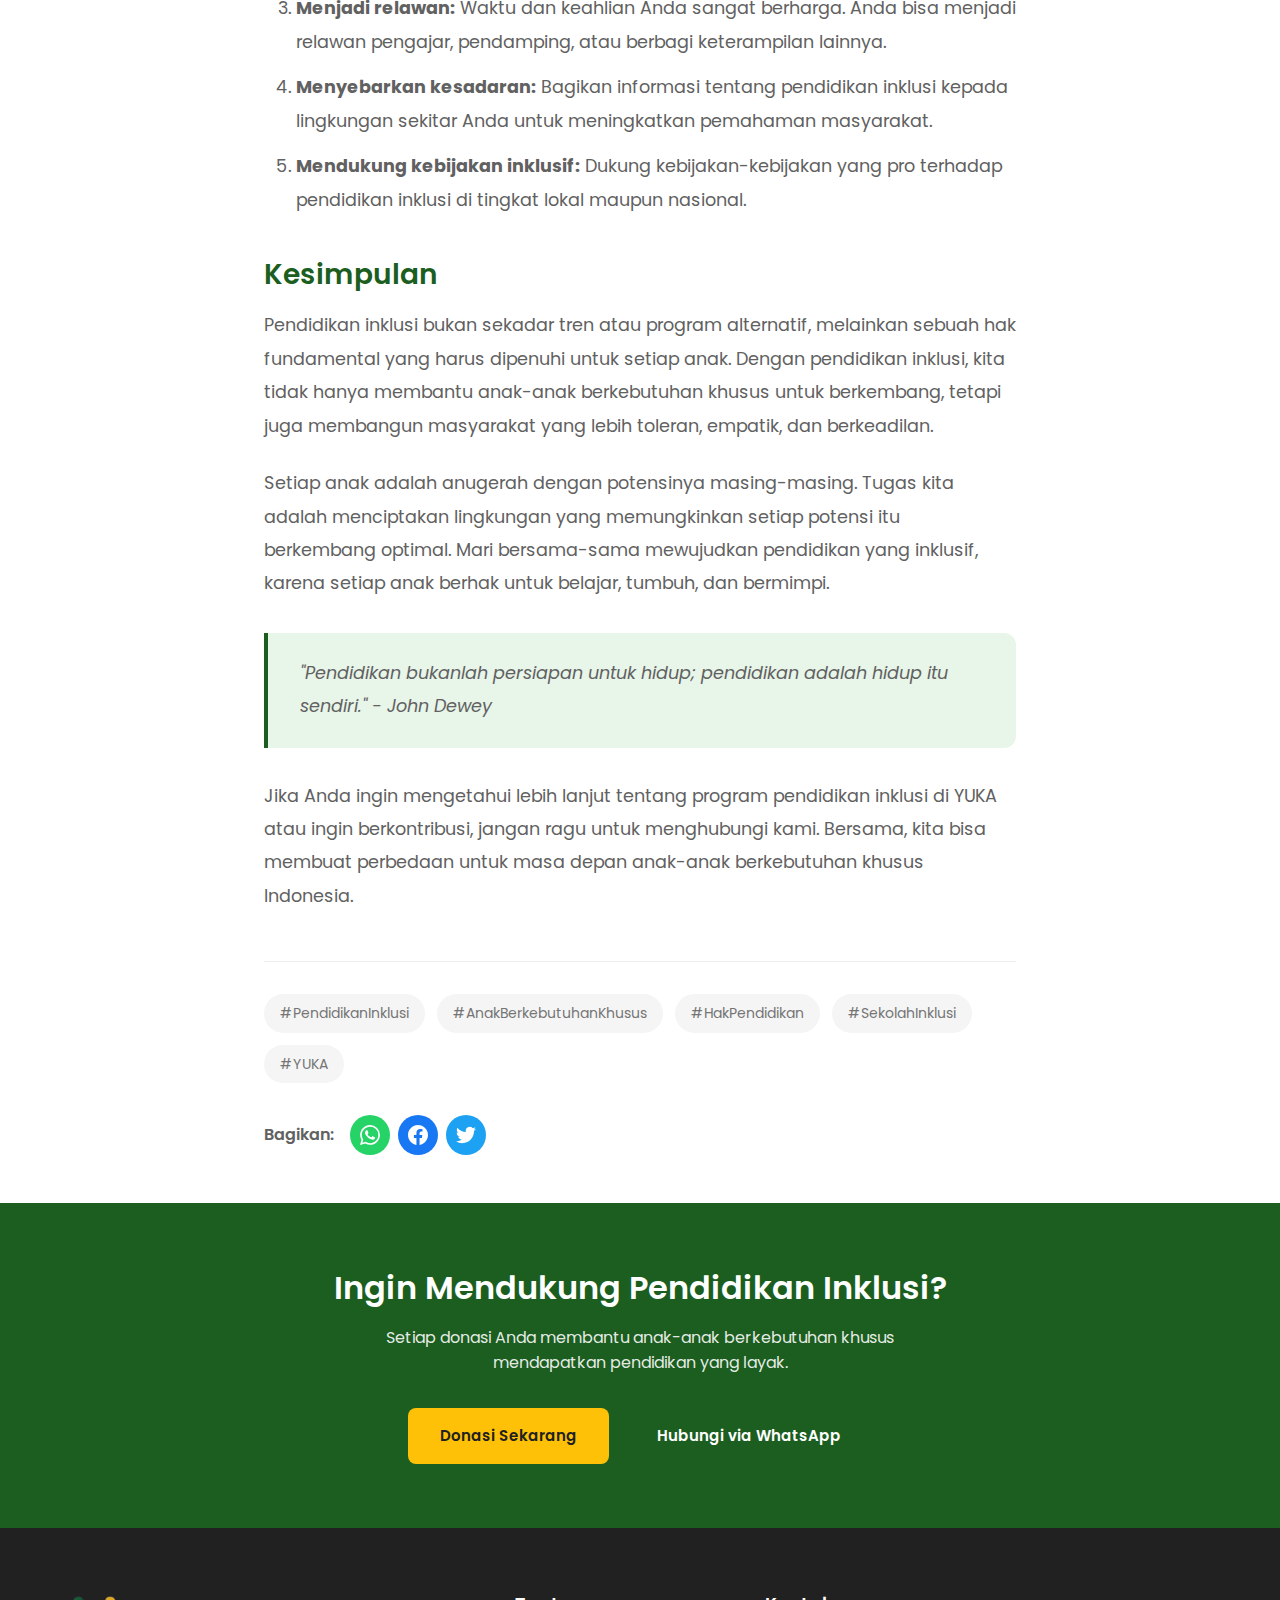
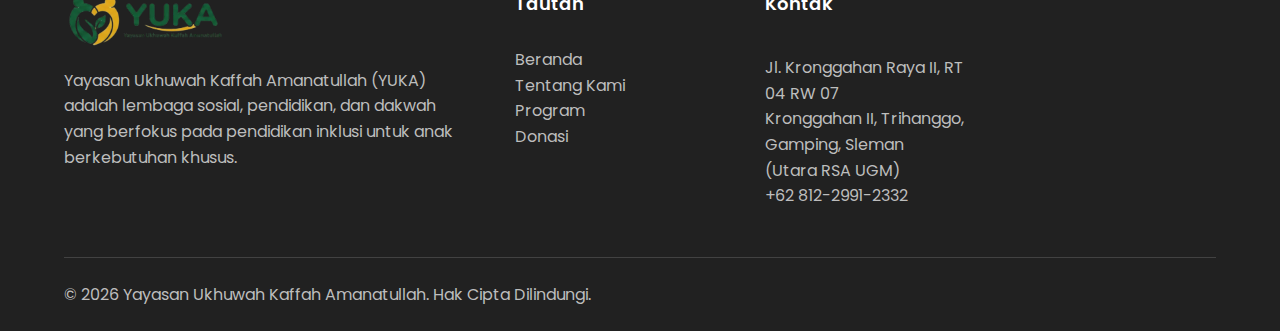
<file: artikel/pendidikan-inklusi.html>
<!DOCTYPE html>
<html lang="id">
<head>
    <meta charset="UTF-8">
    <meta name="viewport" content="width=device-width, initial-scale=1.0">
    <meta http-equiv="X-UA-Compatible" content="IE=edge">

    <!-- SEO Meta Tags -->
    <title>Mengenal Pendidikan Inklusi: Hak Setiap Anak untuk Belajar | YUKA</title>
    <meta name="description" content="Pendidikan inklusi adalah sistem pendidikan yang memberikan kesempatan kepada semua anak untuk belajar bersama, terlepas dari perbedaan kemampuan. Pelajari lebih lanjut tentang pendidikan inklusi di YUKA.">
    <meta name="keywords" content="pendidikan inklusi, anak berkebutuhan khusus, ABK, sekolah inklusi, hak pendidikan, YUKA">
    <meta name="author" content="Yayasan Ukhuwah Kaffah Amanatullah">
    <meta name="robots" content="index, follow">
    <link rel="canonical" href="https://yukaindonesia.com/artikel/pendidikan-inklusi.html">

    <!-- Open Graph / Facebook -->
    <meta property="og:type" content="article">
    <meta property="og:url" content="https://yukaindonesia.com/artikel/pendidikan-inklusi.html">
    <meta property="og:title" content="Mengenal Pendidikan Inklusi: Hak Setiap Anak untuk Belajar">
    <meta property="og:description" content="Pendidikan inklusi adalah sistem pendidikan yang memberikan kesempatan kepada semua anak untuk belajar bersama.">
    <meta property="og:image" content="https://yukaindonesia.com/Dokumentasi/21 Jan 2026/papan-nama-taruna-imani.webp">

    <!-- Favicon -->
    <link rel="icon" type="image/x-icon" href="../Icon.ico">
    <link rel="shortcut icon" type="image/x-icon" href="../Icon.ico">

    <!-- Fonts -->
    <link rel="preconnect" href="https://fonts.googleapis.com">
    <link rel="preconnect" href="https://fonts.gstatic.com" crossorigin>
    <link href="https://fonts.googleapis.com/css2?family=Poppins:wght@300;400;500;600;700&family=Amiri:wght@400;700&display=swap" rel="stylesheet">

    <!-- Styles -->
    <link rel="stylesheet" href="../assets/css/style.css">

    <style>
        .article-header {
            background: linear-gradient(135deg, var(--primary) 0%, var(--primary-dark) 100%);
            padding: 8rem 0 4rem;
            color: var(--white);
        }
        .article-header h1 {
            color: var(--white) !important;
        }
        .article-header .breadcrumb a {
            color: rgba(255,255,255,0.8);
        }
        .article-header .breadcrumb .current {
            color: var(--white);
        }
        .article-meta {
            display: flex;
            gap: 2rem;
            margin-top: 1.5rem;
            flex-wrap: wrap;
        }
        .article-meta span {
            display: flex;
            align-items: center;
            gap: 0.5rem;
            color: rgba(255,255,255,0.9);
            font-size: 0.9rem;
        }
        .article-content {
            max-width: 800px;
            margin: 0 auto;
            padding: 3rem 1.5rem;
        }
        .article-featured-image {
            margin: -2rem auto 2rem;
            max-width: 900px;
            border-radius: 16px;
            overflow: hidden;
            box-shadow: 0 20px 60px rgba(0,0,0,0.15);
        }
        .article-featured-image img {
            width: 100%;
            height: auto;
        }
        .article-body {
            font-size: 1.1rem;
            line-height: 1.9;
            color: var(--gray-700);
        }
        .article-body h2 {
            color: var(--primary);
            margin: 2.5rem 0 1rem;
            font-size: 1.75rem;
        }
        .article-body h3 {
            color: var(--gray-800);
            margin: 2rem 0 1rem;
            font-size: 1.35rem;
        }
        .article-body p {
            margin-bottom: 1.5rem;
        }
        .article-body ul, .article-body ol {
            margin: 1.5rem 0;
            padding-left: 2rem;
        }
        .article-body li {
            margin-bottom: 0.75rem;
            list-style: disc;
        }
        .article-body ol li {
            list-style: decimal;
        }
        .article-body blockquote {
            background: var(--primary-50);
            border-left: 4px solid var(--primary);
            padding: 1.5rem 2rem;
            margin: 2rem 0;
            border-radius: 0 12px 12px 0;
            font-style: italic;
            color: var(--gray-700);
        }
        .article-tags {
            display: flex;
            gap: 0.75rem;
            flex-wrap: wrap;
            margin-top: 3rem;
            padding-top: 2rem;
            border-top: 1px solid var(--gray-200);
        }
        .article-tags a {
            background: var(--gray-100);
            padding: 0.5rem 1rem;
            border-radius: 20px;
            font-size: 0.875rem;
            color: var(--gray-600);
            transition: all 0.3s ease;
        }
        .article-tags a:hover {
            background: var(--primary);
            color: var(--white);
        }
        .article-share {
            display: flex;
            align-items: center;
            gap: 1rem;
            margin-top: 2rem;
        }
        .article-share span {
            font-weight: 600;
            color: var(--gray-700);
        }
        .share-buttons {
            display: flex;
            gap: 0.5rem;
        }
        .share-btn {
            width: 40px;
            height: 40px;
            border-radius: 50%;
            display: flex;
            align-items: center;
            justify-content: center;
            color: var(--white);
            transition: transform 0.3s ease;
        }
        .share-btn:hover {
            transform: scale(1.1);
        }
        .share-btn.whatsapp { background: #25D366; }
        .share-btn.facebook { background: #1877F2; }
        .share-btn.twitter { background: #1DA1F2; }
        .related-articles {
            background: var(--gray-50);
            padding: 4rem 0;
        }
        .related-grid {
            display: grid;
            grid-template-columns: repeat(3, 1fr);
            gap: 2rem;
        }
        @media (max-width: 768px) {
            .related-grid {
                grid-template-columns: 1fr;
            }
            .article-meta {
                gap: 1rem;
            }
        }
    </style>
</head>
<body>
    <!-- Navigation -->
    <nav class="navbar" id="navbar">
        <div class="container">
            <a href="../index.html" class="navbar-brand">
                <img src="../Logo/Logo.webp" alt="YUKA - Yayasan Ukhuwah Kaffah Amanatullah" class="brand-logo">
            </a>

            <div class="navbar-menu" id="navbarMenu">
                <a href="../index.html">Beranda</a>
                <a href="../tentang.html">Tentang</a>
                <a href="../program.html">Program</a>
                <a href="../galeri.html">Galeri</a>
                <a href="../blog.html" class="active">Artikel</a>
                <a href="../kontak.html">Kontak</a>
                <a href="../donasi.html" class="btn btn-primary btn-sm">Donasi</a>
            </div>

            <button class="navbar-toggle" id="navbarToggle" aria-label="Toggle navigation">
                <span></span>
                <span></span>
                <span></span>
            </button>
        </div>
    </nav>

    <!-- Article Header -->
    <header class="article-header">
        <div class="container">
            <div class="breadcrumb">
                <a href="../index.html">Beranda</a>
                <span class="separator">/</span>
                <a href="../blog.html">Artikel</a>
                <span class="separator">/</span>
                <span class="current">Pendidikan Inklusi</span>
            </div>
            <span class="card-category" style="background: var(--secondary); color: var(--gray-900); padding: 0.5rem 1rem; border-radius: 20px; font-size: 0.875rem; display: inline-block; margin: 1rem 0;">Pendidikan</span>
            <h1 style="font-size: 2.5rem; max-width: 800px;">Mengenal Pendidikan Inklusi: Hak Setiap Anak untuk Belajar</h1>
            <div class="article-meta">
                <span>
                    <svg width="18" height="18" viewBox="0 0 24 24" fill="none" stroke="currentColor" stroke-width="2">
                        <rect x="3" y="4" width="18" height="18" rx="2" ry="2"/>
                        <line x1="16" y1="2" x2="16" y2="6"/>
                        <line x1="8" y1="2" x2="8" y2="6"/>
                        <line x1="3" y1="10" x2="21" y2="10"/>
                    </svg>
                    15 Januari 2026
                </span>
                <span>
                    <svg width="18" height="18" viewBox="0 0 24 24" fill="none" stroke="currentColor" stroke-width="2">
                        <path d="M12 8v4l3 3m6-3a9 9 0 11-18 0 9 9 0 0118 0z"/>
                    </svg>
                    5 menit baca
                </span>
                <span>
                    <svg width="18" height="18" viewBox="0 0 24 24" fill="none" stroke="currentColor" stroke-width="2">
                        <path d="M20 21v-2a4 4 0 00-4-4H8a4 4 0 00-4 4v2"/>
                        <circle cx="12" cy="7" r="4"/>
                    </svg>
                    Tim YUKA
                </span>
            </div>
        </div>
    </header>

    <!-- Featured Image -->
    <div class="container">
        <div class="article-featured-image">
            <img src="../Dokumentasi/21 Jan 2026/papan-nama-taruna-imani.webp" alt="Kegiatan pembelajaran inklusi di YUKA - anak-anak belajar bersama dalam suasana yang nyaman dan mendukung">
        </div>
    </div>

    <!-- Article Content -->
    <article class="article-content">
        <div class="article-body">
            <p><strong>Pendidikan adalah hak fundamental setiap anak.</strong> Tidak peduli dari mana mereka berasal, bagaimana kondisi fisik atau mentalnya, setiap anak berhak mendapatkan akses pendidikan yang layak dan berkualitas. Inilah prinsip dasar yang menjadi landasan pendidikan inklusi, sebuah paradigma pendidikan yang semakin penting di era modern ini.</p>

            <p>Di Indonesia, masih banyak anak berkebutuhan khusus (ABK) yang belum mendapatkan akses pendidikan yang memadai. Data dari Kementerian Pendidikan dan Kebudayaan menunjukkan bahwa dari sekitar 1,6 juta anak berkebutuhan khusus di Indonesia, baru sekitar 18% yang mendapatkan layanan pendidikan formal. Angka ini menunjukkan masih besarnya tantangan yang harus dihadapi dalam mewujudkan pendidikan inklusif di tanah air.</p>

            <h2>Apa Itu Pendidikan Inklusi?</h2>

            <p>Pendidikan inklusi adalah sistem pendidikan yang mengakomodasi semua anak tanpa memandang kondisi fisik, intelektual, sosial, emosional, bahasa, atau kondisi lainnya. Dalam sistem ini, anak-anak berkebutuhan khusus belajar bersama dengan anak-anak pada umumnya di sekolah reguler yang telah diadaptasi untuk memenuhi kebutuhan semua peserta didik.</p>

            <p>Konsep pendidikan inklusi pertama kali diperkenalkan secara global melalui Deklarasi Salamanca pada tahun 1994. Deklarasi ini menegaskan bahwa sekolah reguler dengan orientasi inklusif merupakan cara paling efektif untuk memerangi sikap diskriminatif, menciptakan komunitas yang ramah, membangun masyarakat inklusif, dan mencapai pendidikan untuk semua.</p>

            <blockquote>
                "Setiap anak memiliki karakteristik, minat, kemampuan, dan kebutuhan belajar yang unik. Sistem pendidikan harus dirancang dan program pendidikan harus diimplementasikan untuk mempertimbangkan keragaman karakteristik dan kebutuhan ini." - Deklarasi Salamanca, 1994
            </blockquote>

            <h2>Prinsip-Prinsip Pendidikan Inklusi</h2>

            <p>Pendidikan inklusi dibangun atas beberapa prinsip fundamental yang harus dipahami oleh semua pemangku kepentingan pendidikan:</p>

            <h3>1. Prinsip Kesetaraan (Equality)</h3>
            <p>Setiap anak memiliki hak yang sama untuk mendapatkan pendidikan berkualitas. Tidak ada anak yang boleh ditolak atau diabaikan karena kondisi atau kemampuannya. Prinsip ini menekankan bahwa perbedaan adalah hal yang alami dan harus dihargai, bukan dijadikan alasan untuk diskriminasi.</p>

            <h3>2. Prinsip Aksesibilitas (Accessibility)</h3>
            <p>Sekolah dan lingkungan belajar harus dapat diakses oleh semua anak. Ini mencakup aksesibilitas fisik seperti bangunan yang ramah disabilitas, serta aksesibilitas kurikulum yang dapat disesuaikan dengan kebutuhan individu setiap anak.</p>

            <h3>3. Prinsip Partisipasi (Participation)</h3>
            <p>Setiap anak harus dapat berpartisipasi aktif dalam proses pembelajaran. Guru dan sekolah harus menciptakan lingkungan yang memungkinkan setiap anak untuk terlibat sesuai dengan kemampuannya.</p>

            <h3>4. Prinsip Dukungan (Support)</h3>
            <p>Anak-anak berkebutuhan khusus memerlukan dukungan tambahan untuk dapat belajar dengan optimal. Dukungan ini bisa berupa guru pendamping, alat bantu pembelajaran, atau modifikasi kurikulum.</p>

            <h2>Manfaat Pendidikan Inklusi</h2>

            <p>Pendidikan inklusi memberikan manfaat yang luas, tidak hanya bagi anak berkebutuhan khusus, tetapi juga bagi seluruh komunitas sekolah:</p>

            <h3>Bagi Anak Berkebutuhan Khusus:</h3>
            <ul>
                <li><strong>Pengembangan sosial yang lebih baik:</strong> Interaksi dengan teman sebaya membantu mengembangkan keterampilan sosial dan komunikasi.</li>
                <li><strong>Ekspektasi akademik yang lebih tinggi:</strong> Berada di lingkungan reguler mendorong pencapaian akademik yang lebih baik.</li>
                <li><strong>Peningkatan kepercayaan diri:</strong> Merasa diterima dan dihargai meningkatkan harga diri dan kepercayaan diri.</li>
                <li><strong>Persiapan untuk kehidupan nyata:</strong> Pengalaman di lingkungan inklusif mempersiapkan mereka untuk hidup di masyarakat yang beragam.</li>
            </ul>

            <h3>Bagi Anak Reguler:</h3>
            <ul>
                <li><strong>Mengembangkan empati:</strong> Berinteraksi dengan teman yang berbeda mengajarkan nilai empati dan toleransi.</li>
                <li><strong>Pemahaman tentang keragaman:</strong> Anak belajar menghargai perbedaan sebagai bagian normal dari kehidupan.</li>
                <li><strong>Keterampilan sosial yang lebih baik:</strong> Belajar berkomunikasi dan berinteraksi dengan orang yang memiliki kebutuhan berbeda.</li>
                <li><strong>Pembentukan karakter:</strong> Nilai-nilai kebaikan, kesabaran, dan kepedulian berkembang secara alami.</li>
            </ul>

            <h2>Tantangan dalam Implementasi Pendidikan Inklusi</h2>

            <p>Meskipun idealnya pendidikan inklusi memberikan banyak manfaat, implementasinya di lapangan masih menghadapi berbagai tantangan:</p>

            <ol>
                <li><strong>Keterbatasan sumber daya manusia:</strong> Banyak guru yang belum terlatih untuk menangani anak berkebutuhan khusus. Pelatihan khusus diperlukan agar guru dapat memberikan pembelajaran yang sesuai.</li>
                <li><strong>Infrastruktur yang belum memadai:</strong> Banyak sekolah yang belum memiliki fasilitas ramah disabilitas seperti ramp, toilet khusus, atau ruang sumber.</li>
                <li><strong>Kurikulum yang kaku:</strong> Kurikulum nasional yang standar sering kali sulit diadaptasi untuk memenuhi kebutuhan individu setiap anak.</li>
                <li><strong>Stigma masyarakat:</strong> Masih ada pandangan negatif dari sebagian masyarakat terhadap anak berkebutuhan khusus yang dapat menghambat proses inklusi.</li>
                <li><strong>Dukungan finansial yang terbatas:</strong> Pendidikan inklusi membutuhkan investasi lebih dalam hal pelatihan guru, pengadaan alat bantu, dan modifikasi infrastruktur.</li>
            </ol>

            <h2>Peran YUKA dalam Pendidikan Inklusi</h2>

            <p>Yayasan Ukhuwah Kaffah Amanatullah (YUKA) hadir sebagai salah satu solusi untuk menjawab tantangan pendidikan inklusi di Indonesia, khususnya di wilayah Sleman, Yogyakarta. Melalui Sekolah Inklusi Taruna Imani, YUKA memberikan layanan pendidikan berkualitas bagi anak-anak berkebutuhan khusus dengan pendekatan yang holistik.</p>

            <p>Beberapa keunggulan pendidikan inklusi di YUKA:</p>

            <ul>
                <li><strong>Kurikulum adaptif:</strong> Kurikulum disesuaikan dengan kemampuan dan kebutuhan masing-masing anak, dengan tetap mengacu pada standar nasional.</li>
                <li><strong>Rasio guru dan murid yang ideal:</strong> Dengan kapasitas sekitar 20 anak dan didukung oleh guru-guru terlatih, setiap anak mendapat perhatian yang memadai.</li>
                <li><strong>Pendekatan berbasis agama:</strong> Selain akademik, pendidikan karakter dan nilai-nilai Islam menjadi fondasi dalam setiap pembelajaran.</li>
                <li><strong>Lingkungan yang mendukung:</strong> Suasana belajar yang nyaman dan penuh kasih sayang membantu anak-anak berkembang optimal.</li>
                <li><strong>Kemitraan dengan orang tua:</strong> YUKA melibatkan orang tua secara aktif dalam proses pendidikan anak.</li>
            </ul>

            <h2>Bagaimana Anda Dapat Berkontribusi?</h2>

            <p>Mewujudkan pendidikan inklusi yang berkualitas membutuhkan dukungan dari berbagai pihak. Berikut beberapa cara Anda dapat berkontribusi:</p>

            <ol>
                <li><strong>Mengubah paradigma:</strong> Mulailah dari diri sendiri dengan mengubah cara pandang terhadap anak berkebutuhan khusus. Lihat mereka sebagai individu dengan potensi, bukan keterbatasan.</li>
                <li><strong>Mendukung secara finansial:</strong> Donasi Anda dapat membantu menyediakan fasilitas, alat bantu, dan program pendidikan bagi anak-anak yang membutuhkan.</li>
                <li><strong>Menjadi relawan:</strong> Waktu dan keahlian Anda sangat berharga. Anda bisa menjadi relawan pengajar, pendamping, atau berbagi keterampilan lainnya.</li>
                <li><strong>Menyebarkan kesadaran:</strong> Bagikan informasi tentang pendidikan inklusi kepada lingkungan sekitar Anda untuk meningkatkan pemahaman masyarakat.</li>
                <li><strong>Mendukung kebijakan inklusif:</strong> Dukung kebijakan-kebijakan yang pro terhadap pendidikan inklusi di tingkat lokal maupun nasional.</li>
            </ol>

            <h2>Kesimpulan</h2>

            <p>Pendidikan inklusi bukan sekadar tren atau program alternatif, melainkan sebuah hak fundamental yang harus dipenuhi untuk setiap anak. Dengan pendidikan inklusi, kita tidak hanya membantu anak-anak berkebutuhan khusus untuk berkembang, tetapi juga membangun masyarakat yang lebih toleran, empatik, dan berkeadilan.</p>

            <p>Setiap anak adalah anugerah dengan potensinya masing-masing. Tugas kita adalah menciptakan lingkungan yang memungkinkan setiap potensi itu berkembang optimal. Mari bersama-sama mewujudkan pendidikan yang inklusif, karena setiap anak berhak untuk belajar, tumbuh, dan bermimpi.</p>

            <blockquote>
                "Pendidikan bukanlah persiapan untuk hidup; pendidikan adalah hidup itu sendiri." - John Dewey
            </blockquote>

            <p>Jika Anda ingin mengetahui lebih lanjut tentang program pendidikan inklusi di YUKA atau ingin berkontribusi, jangan ragu untuk menghubungi kami. Bersama, kita bisa membuat perbedaan untuk masa depan anak-anak berkebutuhan khusus Indonesia.</p>
        </div>

        <!-- Tags -->
        <div class="article-tags">
            <a href="#">#PendidikanInklusi</a>
            <a href="#">#AnakBerkebutuhanKhusus</a>
            <a href="#">#HakPendidikan</a>
            <a href="#">#SekolahInklusi</a>
            <a href="#">#YUKA</a>
        </div>

        <!-- Share -->
        <div class="article-share">
            <span>Bagikan:</span>
            <div class="share-buttons">
                <a href="https://wa.me/?text=Mengenal%20Pendidikan%20Inklusi%3A%20Hak%20Setiap%20Anak%20untuk%20Belajar%20-%20https://yukaindonesia.com/artikel/pendidikan-inklusi.html" target="_blank" class="share-btn whatsapp" aria-label="Share to WhatsApp">
                    <svg width="20" height="20" fill="currentColor" viewBox="0 0 24 24"><path d="M17.472 14.382c-.297-.149-1.758-.867-2.03-.967-.273-.099-.471-.148-.67.15-.197.297-.767.966-.94 1.164-.173.199-.347.223-.644.075-.297-.15-1.255-.463-2.39-1.475-.883-.788-1.48-1.761-1.653-2.059-.173-.297-.018-.458.13-.606.134-.133.298-.347.446-.52.149-.174.198-.298.298-.497.099-.198.05-.371-.025-.52-.075-.149-.669-1.612-.916-2.207-.242-.579-.487-.5-.669-.51-.173-.008-.371-.01-.57-.01-.198 0-.52.074-.792.372-.272.297-1.04 1.016-1.04 2.479 0 1.462 1.065 2.875 1.213 3.074.149.198 2.096 3.2 5.077 4.487.709.306 1.262.489 1.694.625.712.227 1.36.195 1.871.118.571-.085 1.758-.719 2.006-1.413.248-.694.248-1.289.173-1.413-.074-.124-.272-.198-.57-.347m-5.421 7.403h-.004a9.87 9.87 0 01-5.031-1.378l-.361-.214-3.741.982.998-3.648-.235-.374a9.86 9.86 0 01-1.51-5.26c.001-5.45 4.436-9.884 9.888-9.884 2.64 0 5.122 1.03 6.988 2.898a9.825 9.825 0 012.893 6.994c-.003 5.45-4.437 9.884-9.885 9.884m8.413-18.297A11.815 11.815 0 0012.05 0C5.495 0 .16 5.335.157 11.892c0 2.096.547 4.142 1.588 5.945L.057 24l6.305-1.654a11.882 11.882 0 005.683 1.448h.005c6.554 0 11.89-5.335 11.893-11.893a11.821 11.821 0 00-3.48-8.413z"/></svg>
                </a>
                <a href="https://www.facebook.com/sharer/sharer.php?u=https://yukaindonesia.com/artikel/pendidikan-inklusi.html" target="_blank" class="share-btn facebook" aria-label="Share to Facebook">
                    <svg width="20" height="20" fill="currentColor" viewBox="0 0 24 24"><path d="M24 12.073c0-6.627-5.373-12-12-12s-12 5.373-12 12c0 5.99 4.388 10.954 10.125 11.854v-8.385H7.078v-3.47h3.047V9.43c0-3.007 1.792-4.669 4.533-4.669 1.312 0 2.686.235 2.686.235v2.953H15.83c-1.491 0-1.956.925-1.956 1.874v2.25h3.328l-.532 3.47h-2.796v8.385C19.612 23.027 24 18.062 24 12.073z"/></svg>
                </a>
                <a href="https://twitter.com/intent/tweet?text=Mengenal%20Pendidikan%20Inklusi%3A%20Hak%20Setiap%20Anak%20untuk%20Belajar&url=https://yukaindonesia.com/artikel/pendidikan-inklusi.html" target="_blank" class="share-btn twitter" aria-label="Share to Twitter">
                    <svg width="20" height="20" fill="currentColor" viewBox="0 0 24 24"><path d="M23.953 4.57a10 10 0 01-2.825.775 4.958 4.958 0 002.163-2.723c-.951.555-2.005.959-3.127 1.184a4.92 4.92 0 00-8.384 4.482C7.69 8.095 4.067 6.13 1.64 3.162a4.822 4.822 0 00-.666 2.475c0 1.71.87 3.213 2.188 4.096a4.904 4.904 0 01-2.228-.616v.06a4.923 4.923 0 003.946 4.827 4.996 4.996 0 01-2.212.085 4.936 4.936 0 004.604 3.417 9.867 9.867 0 01-6.102 2.105c-.39 0-.779-.023-1.17-.067a13.995 13.995 0 007.557 2.209c9.053 0 13.998-7.496 13.998-13.985 0-.21 0-.42-.015-.63A9.935 9.935 0 0024 4.59z"/></svg>
                </a>
            </div>
        </div>
    </article>

    <!-- CTA Section -->
    <section class="section bg-primary" style="padding: 4rem 0;">
        <div class="container text-center">
            <h2 style="color: var(--white); margin-bottom: 1rem;">Ingin Mendukung Pendidikan Inklusi?</h2>
            <p style="color: rgba(255,255,255,0.9); max-width: 600px; margin: 0 auto 2rem;">Setiap donasi Anda membantu anak-anak berkebutuhan khusus mendapatkan pendidikan yang layak.</p>
            <div style="display: flex; gap: 1rem; justify-content: center; flex-wrap: wrap;">
                <a href="../donasi.html" class="btn btn-secondary">Donasi Sekarang</a>
                <a href="https://wa.me/6281229912332?text=Halo%20YUKA,%20saya%20ingin%20bertanya%20tentang%20pendidikan%20inklusi" target="_blank" class="btn btn-outline-light">Hubungi via WhatsApp</a>
            </div>
        </div>
    </section>

    <!-- Footer -->
    <footer class="footer">
        <div class="container">
            <div class="footer-grid">
                <div class="footer-about">
                    <img src="../Logo/Logo.webp" alt="YUKA Logo" style="height: 60px; margin-bottom: 1rem;">
                    <p>Yayasan Ukhuwah Kaffah Amanatullah (YUKA) adalah lembaga sosial, pendidikan, dan dakwah yang berfokus pada pendidikan inklusi untuk anak berkebutuhan khusus.</p>
                </div>
                <div class="footer-links">
                    <h4>Tautan</h4>
                    <ul>
                        <li><a href="../index.html">Beranda</a></li>
                        <li><a href="../tentang.html">Tentang Kami</a></li>
                        <li><a href="../program.html">Program</a></li>
                        <li><a href="../donasi.html">Donasi</a></li>
                    </ul>
                </div>
                <div class="footer-contact">
                    <h4>Kontak</h4>
                    <ul>
                        <li>Jl. Kronggahan Raya II, RT 04 RW 07</li>
                        <li>Kronggahan II, Trihanggo, Gamping, Sleman</li>
                        <li>(Utara RSA UGM)</li>
                        <li><a href="tel:+6281229912332">+62 812-2991-2332</a></li>
                    </ul>
                </div>
            </div>
            <div class="footer-bottom">
                <p>&copy; 2026 Yayasan Ukhuwah Kaffah Amanatullah. Hak Cipta Dilindungi.</p>
            </div>
        </div>
    </footer>

    <!-- Scripts -->
    <script src="../assets/js/main.js"></script>
</body>
</html>
</file>
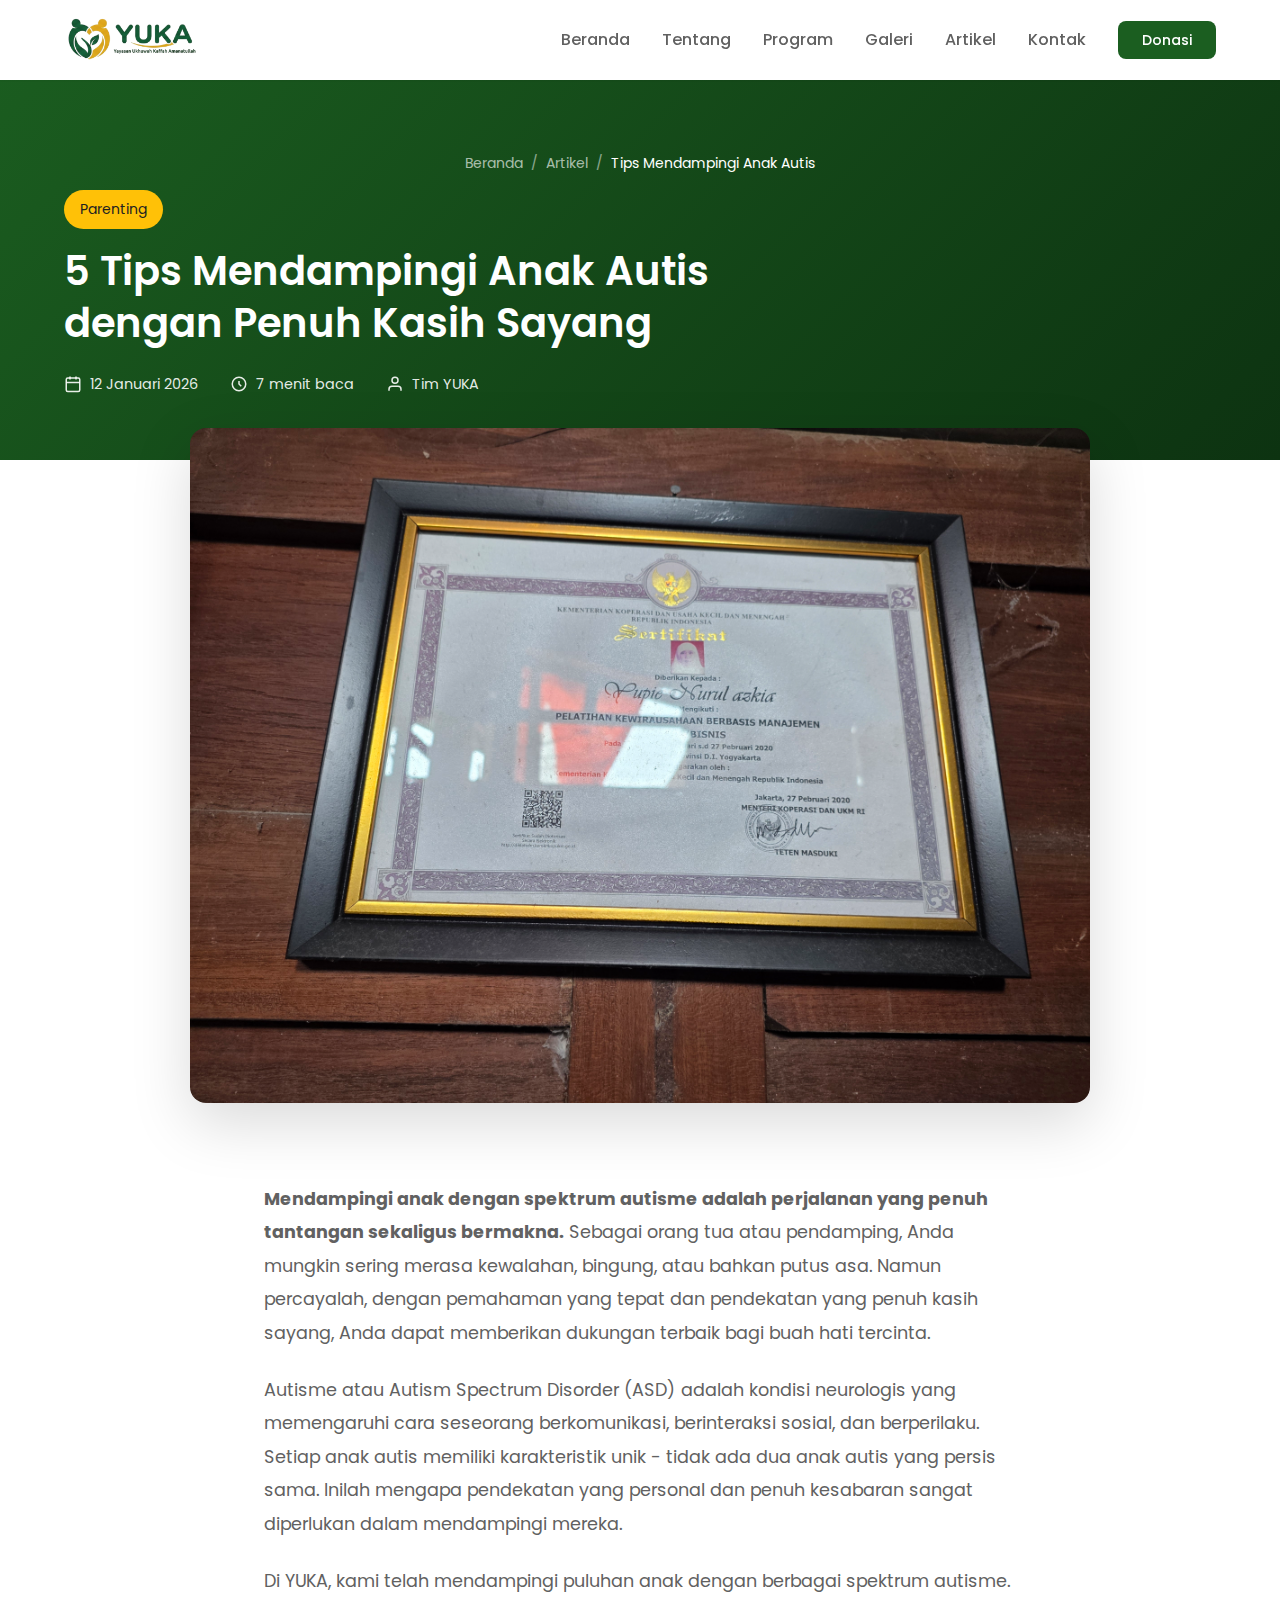
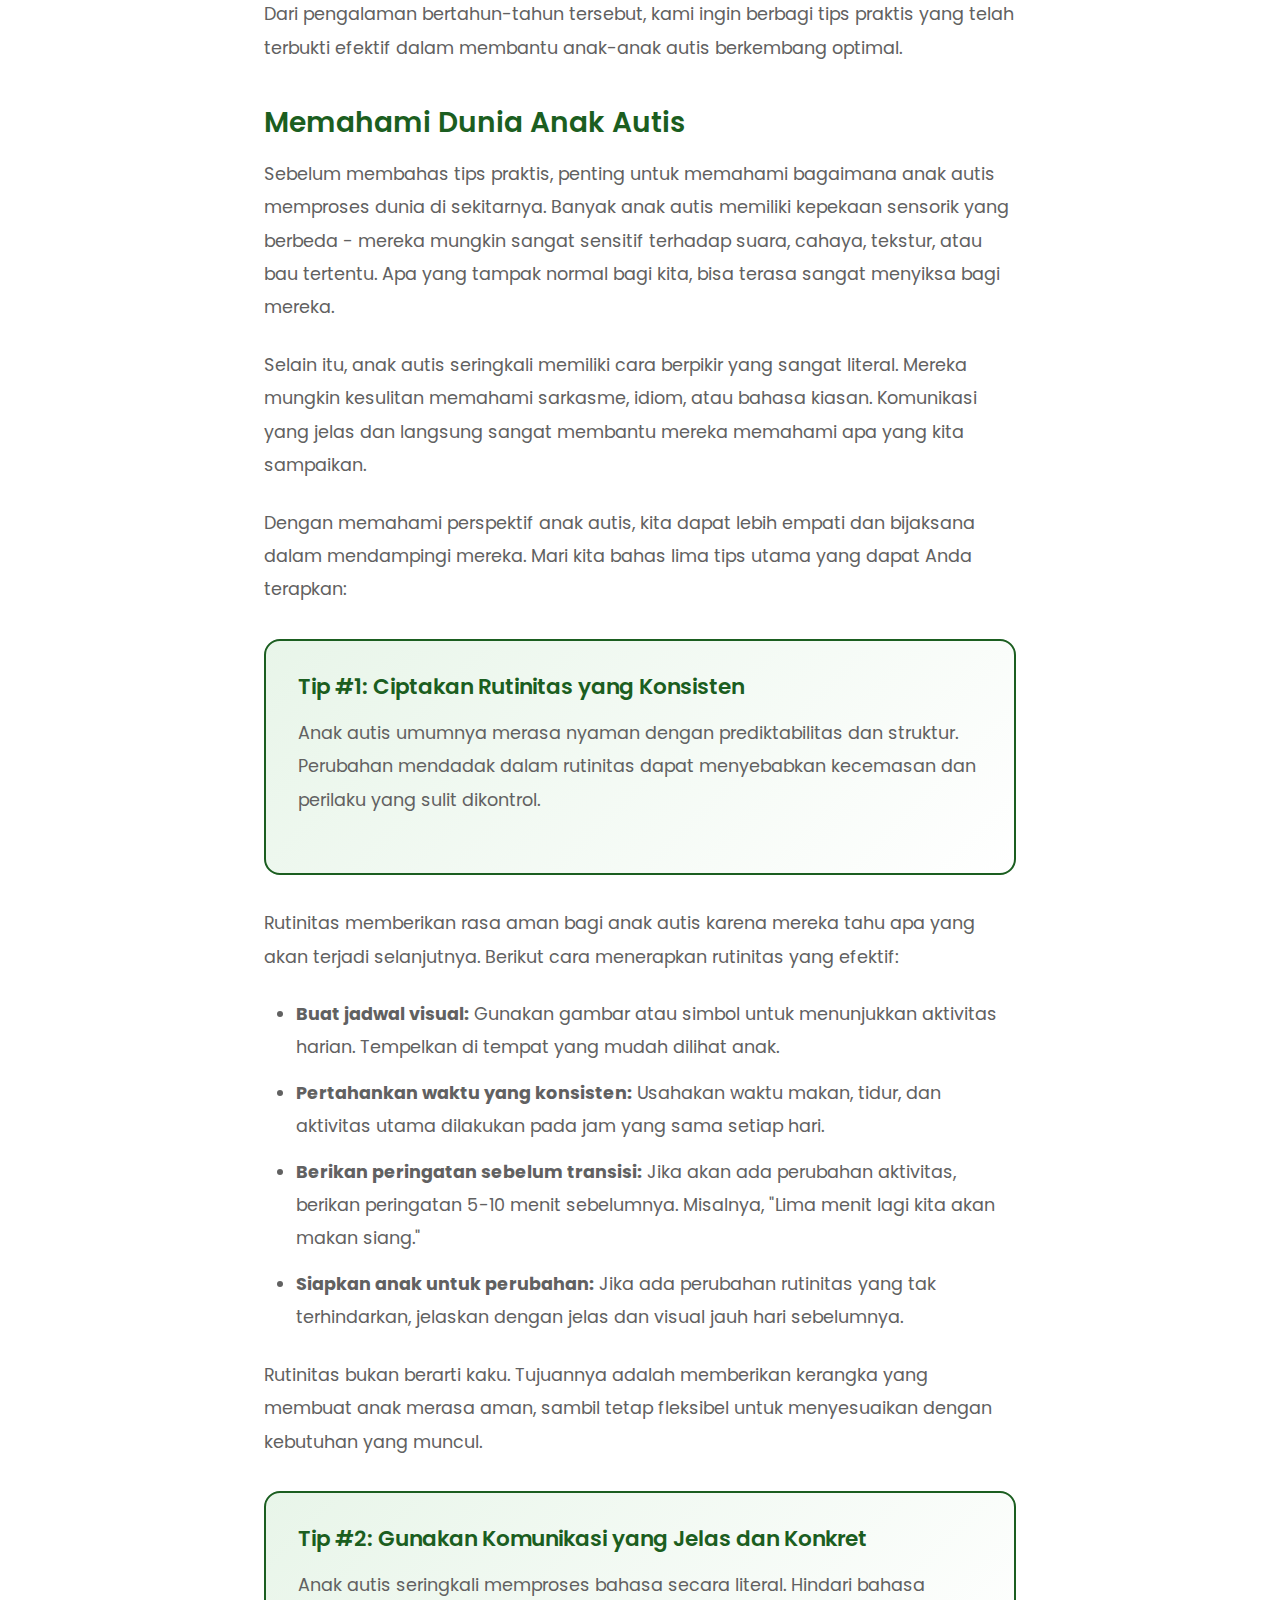
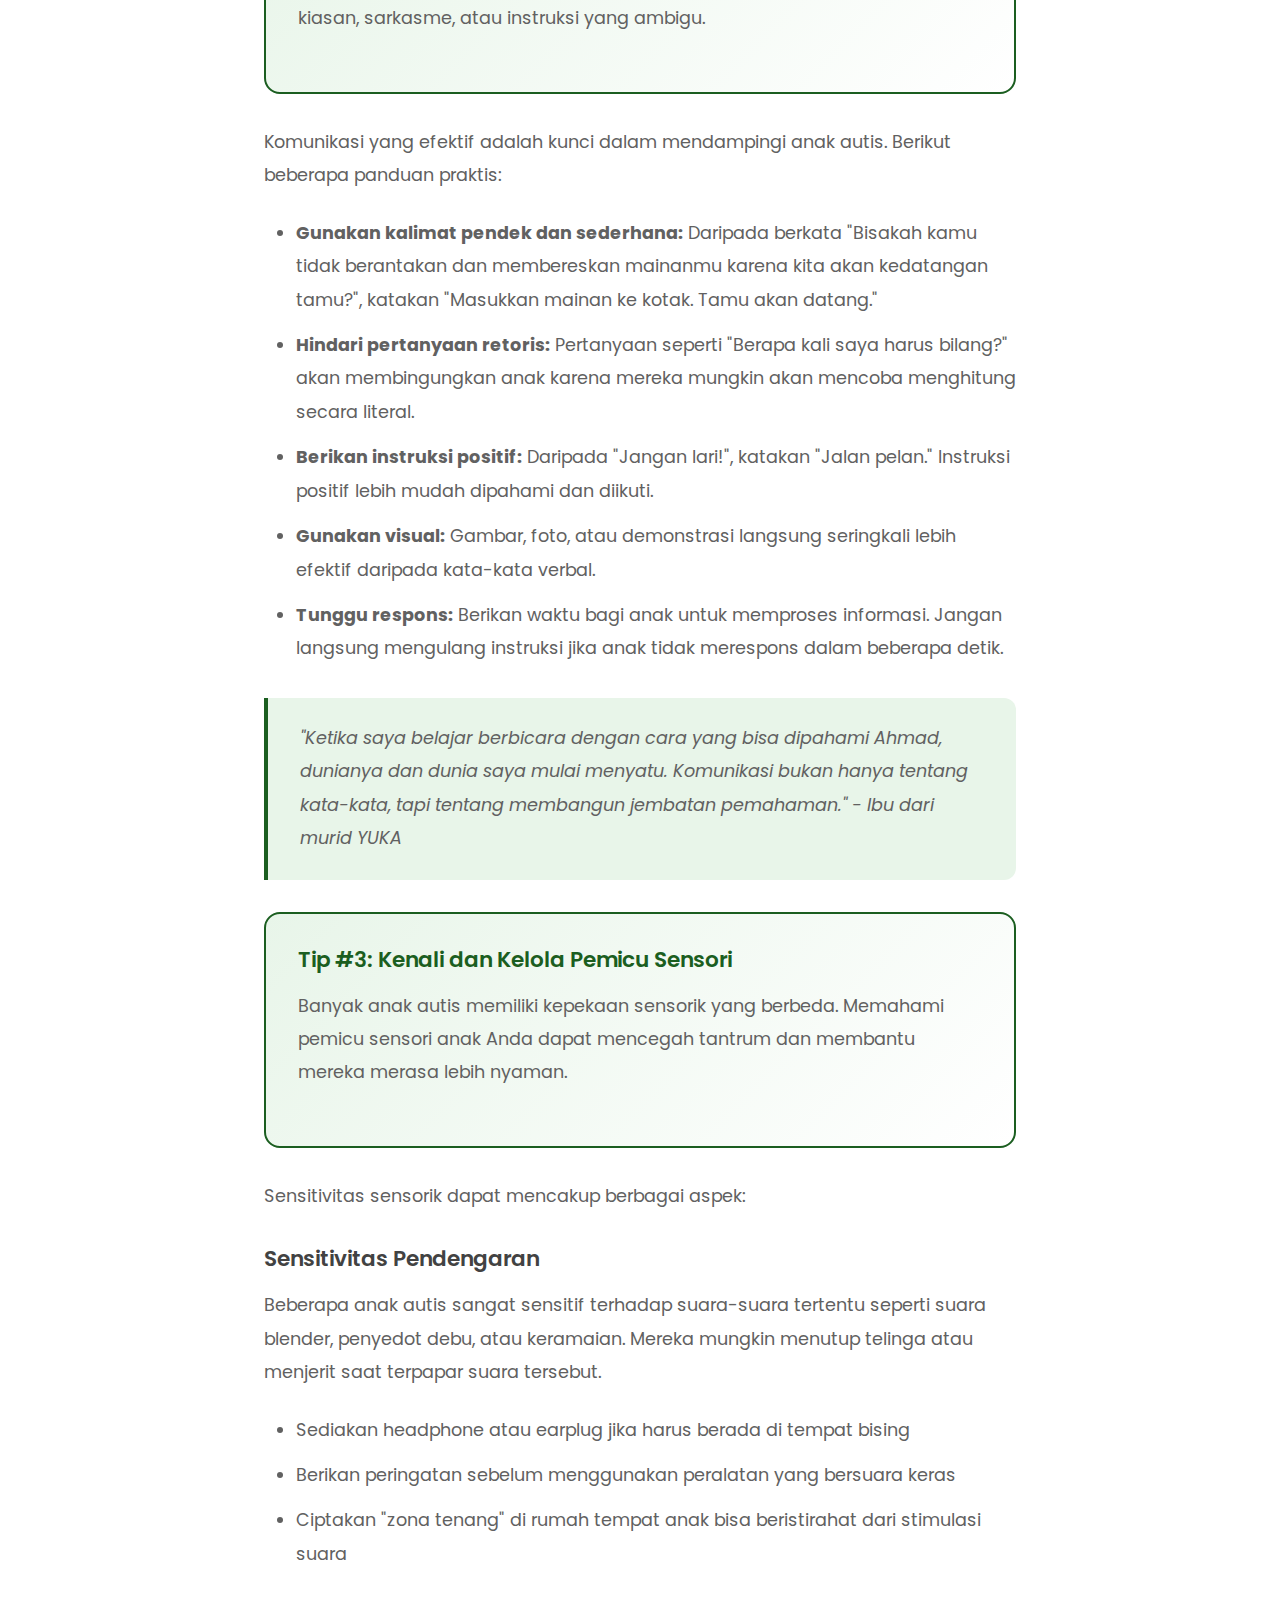
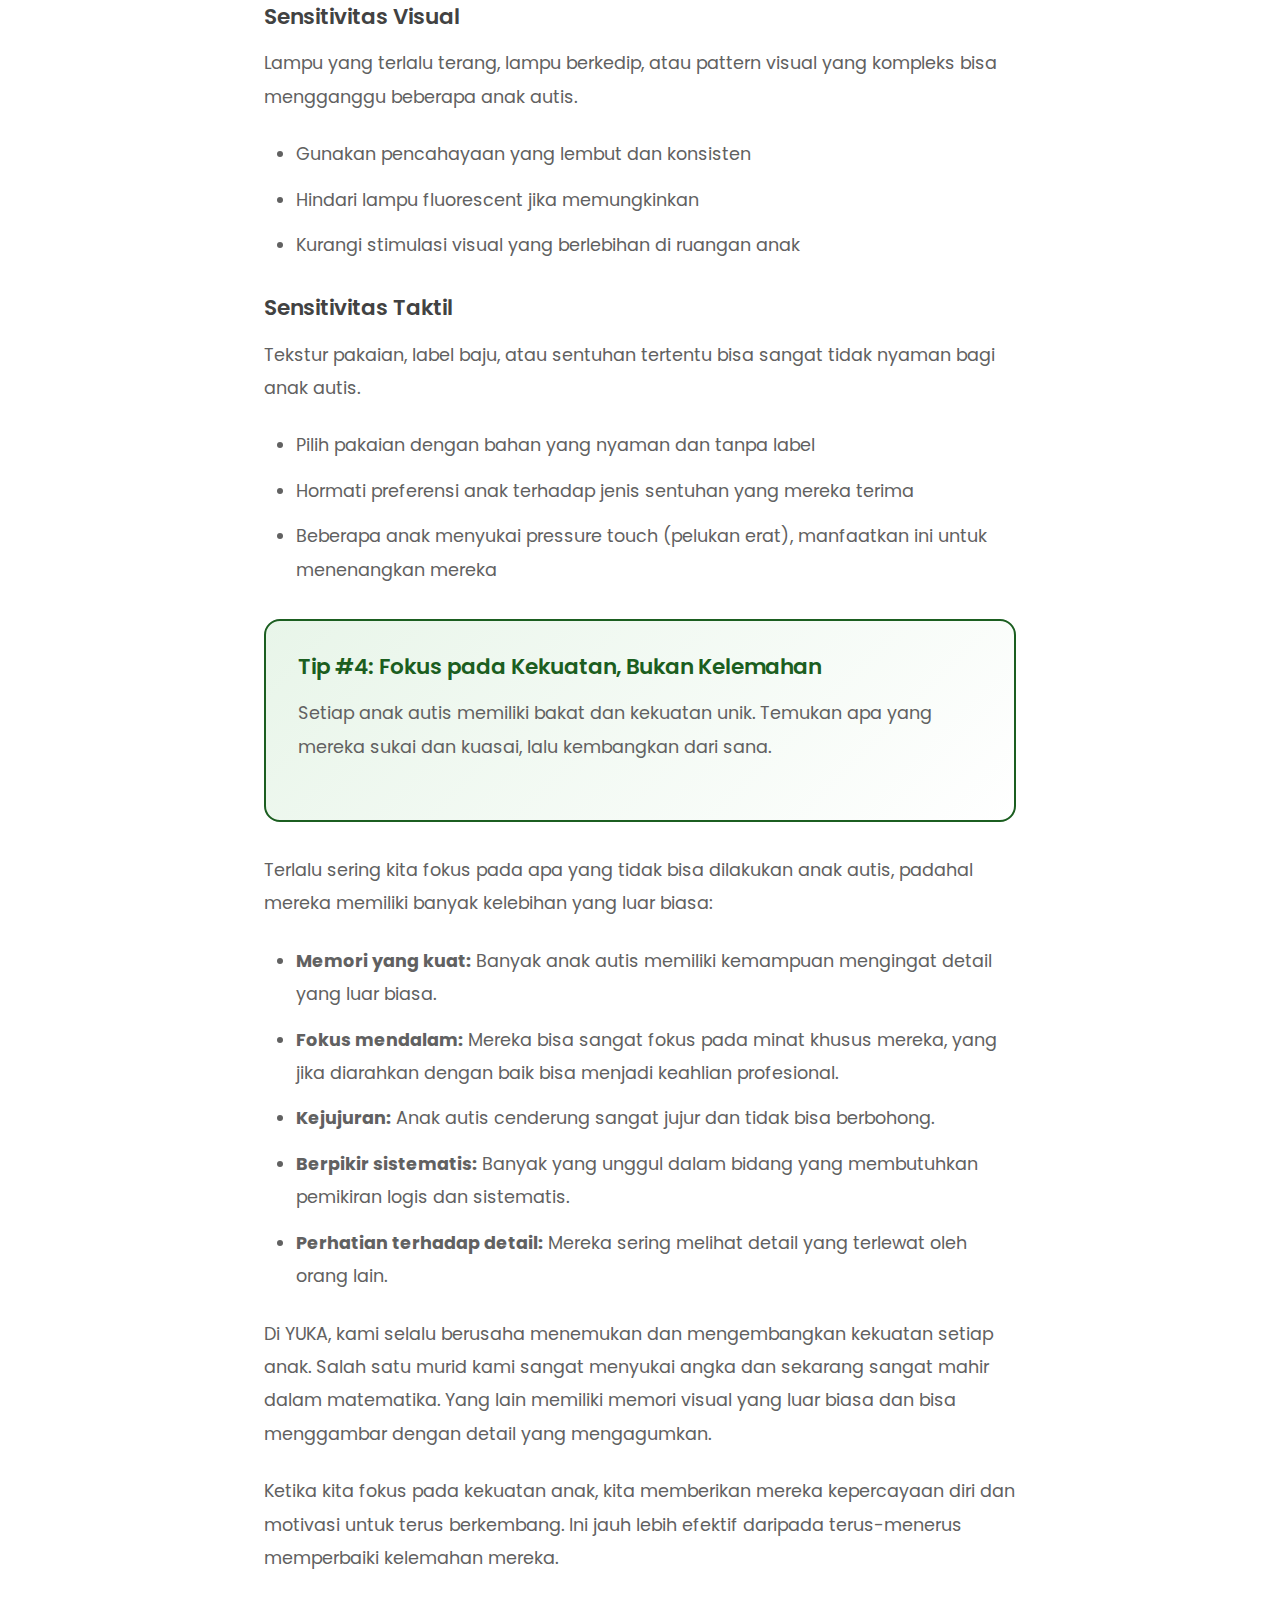
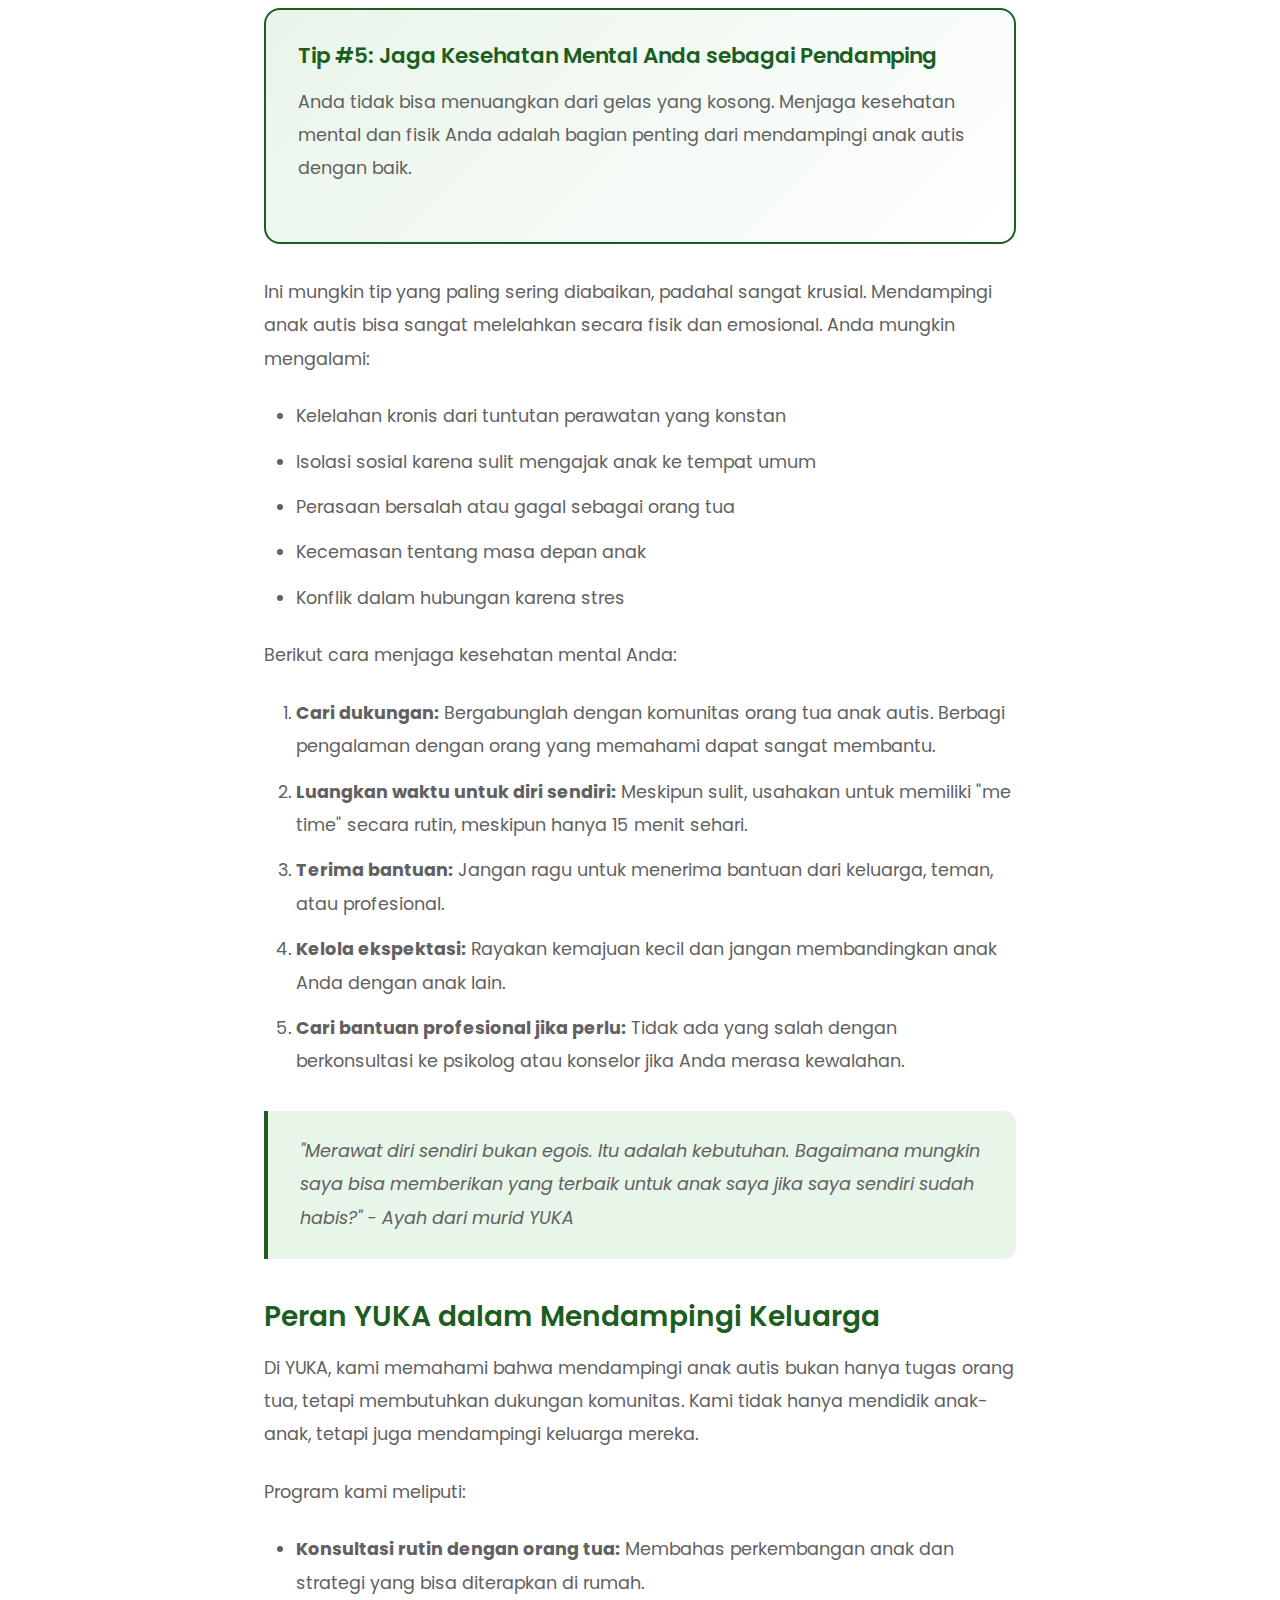
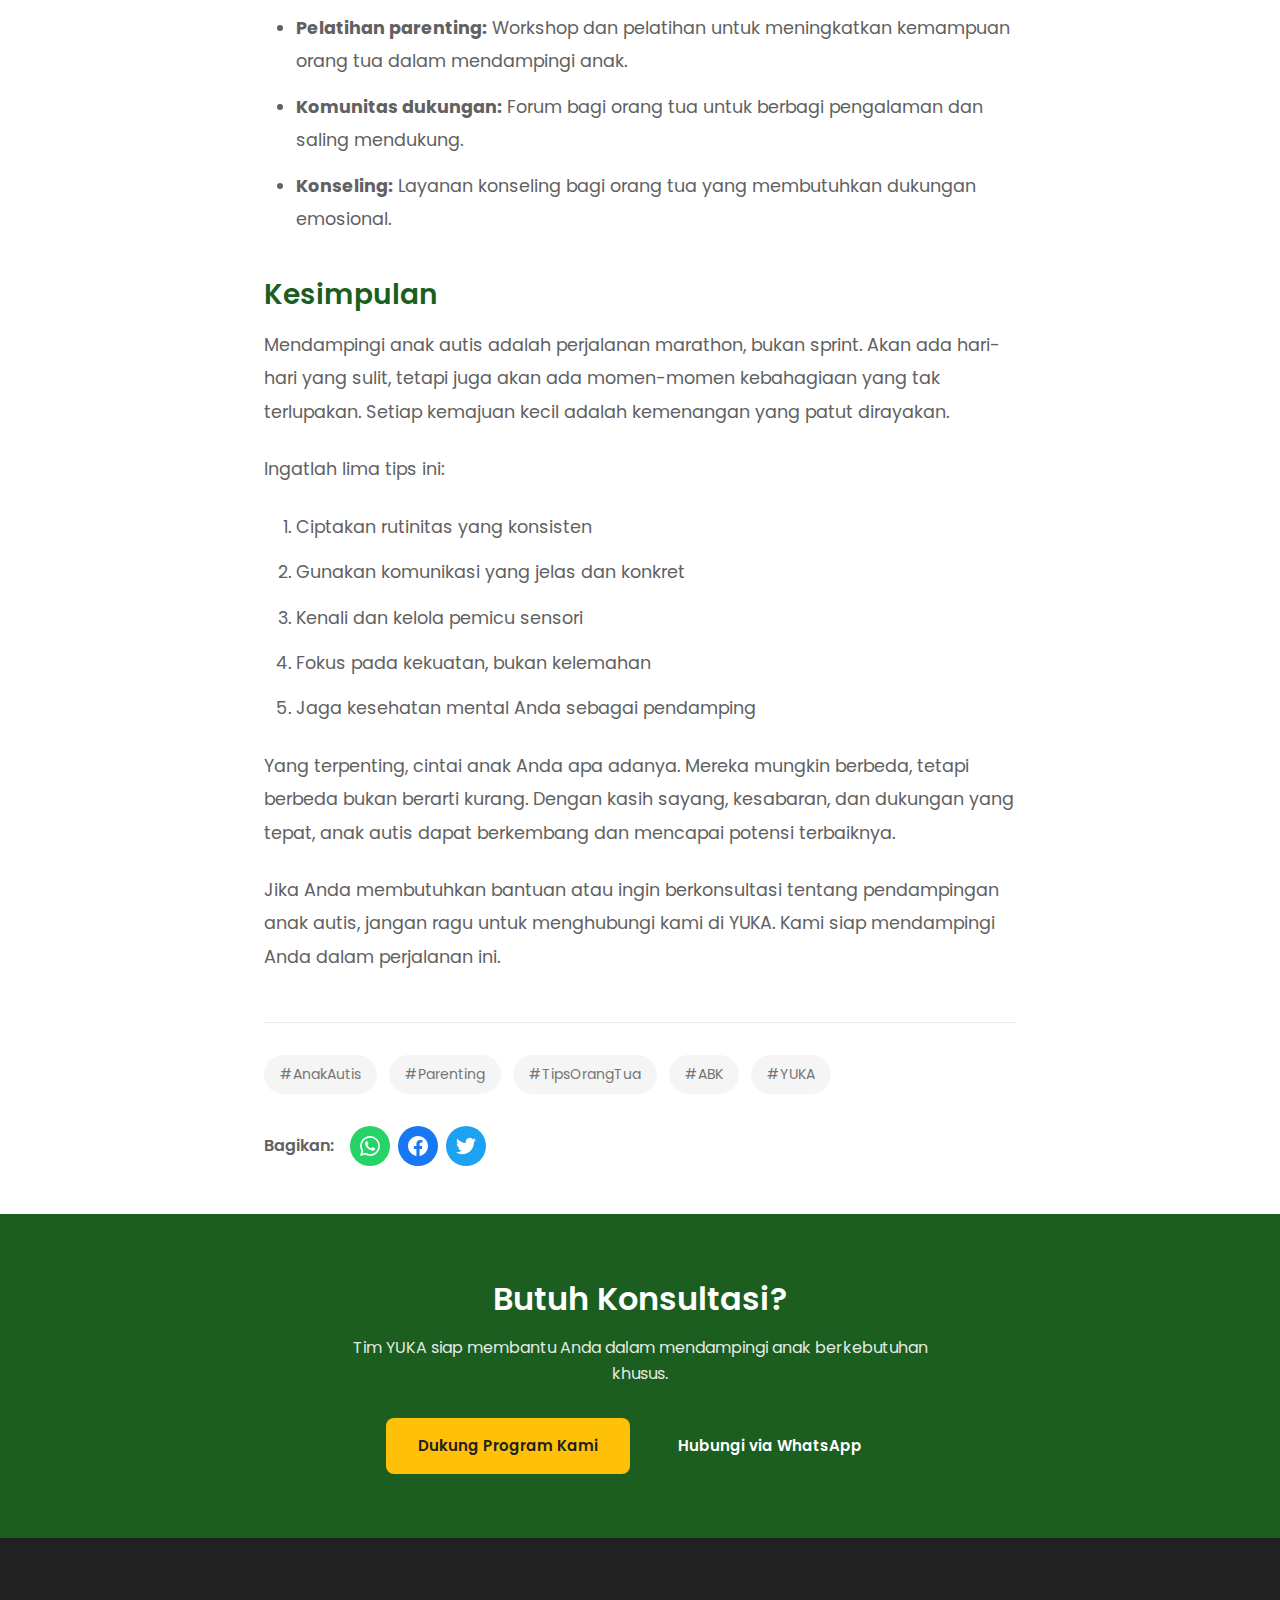
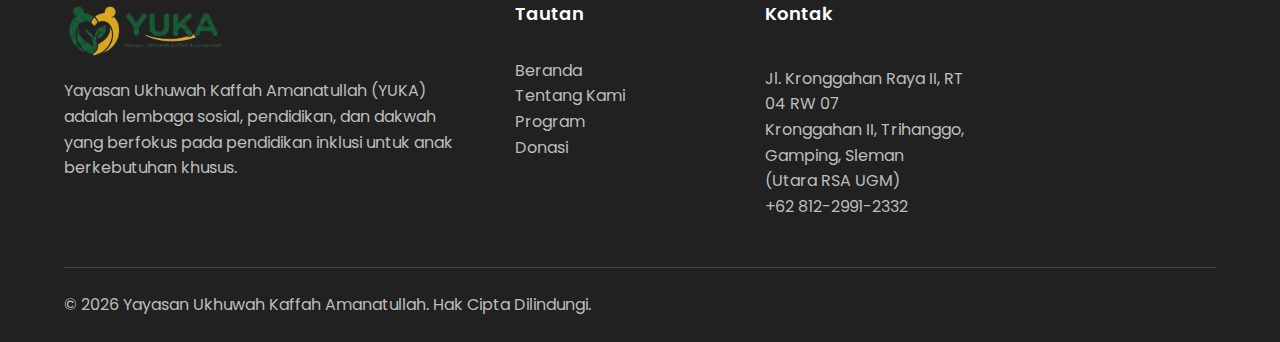
<file: artikel/tips-mendampingi-anak-autis.html>
<!DOCTYPE html>
<html lang="id">
<head>
    <meta charset="UTF-8">
    <meta name="viewport" content="width=device-width, initial-scale=1.0">
    <meta http-equiv="X-UA-Compatible" content="IE=edge">

    <!-- SEO Meta Tags -->
    <title>5 Tips Mendampingi Anak Autis dengan Penuh Kasih Sayang | YUKA</title>
    <meta name="description" content="Panduan lengkap mendampingi anak autis dengan kasih sayang. Tips praktis untuk orang tua dalam memahami dan mendukung perkembangan anak dengan spektrum autisme.">
    <meta name="keywords" content="anak autis, autisme, parenting ABK, mendampingi anak autis, tips orang tua, YUKA">
    <meta name="author" content="Yayasan Ukhuwah Kaffah Amanatullah">
    <meta name="robots" content="index, follow">
    <link rel="canonical" href="https://yukaindonesia.com/artikel/tips-mendampingi-anak-autis.html">

    <!-- Open Graph / Facebook -->
    <meta property="og:type" content="article">
    <meta property="og:url" content="https://yukaindonesia.com/artikel/tips-mendampingi-anak-autis.html">
    <meta property="og:title" content="5 Tips Mendampingi Anak Autis dengan Penuh Kasih Sayang">
    <meta property="og:description" content="Panduan lengkap mendampingi anak autis dengan kasih sayang dan pemahaman.">
    <meta property="og:image" content="https://yukaindonesia.com/Dokumentasi/21 Jan 2026/20260121_115538.jpg">

    <!-- Favicon -->
    <link rel="icon" type="image/x-icon" href="../Icon.ico">
    <link rel="shortcut icon" type="image/x-icon" href="../Icon.ico">

    <!-- Fonts -->
    <link rel="preconnect" href="https://fonts.googleapis.com">
    <link rel="preconnect" href="https://fonts.gstatic.com" crossorigin>
    <link href="https://fonts.googleapis.com/css2?family=Poppins:wght@300;400;500;600;700&family=Amiri:wght@400;700&display=swap" rel="stylesheet">

    <!-- Styles -->
    <link rel="stylesheet" href="../assets/css/style.css">

    <style>
        .article-header {
            background: linear-gradient(135deg, var(--primary) 0%, var(--primary-dark) 100%);
            padding: 8rem 0 4rem;
            color: var(--white);
        }
        .article-header h1 {
            color: var(--white) !important;
        }
        .article-header .breadcrumb a { color: rgba(255,255,255,0.8); }
        .article-header .breadcrumb .current { color: var(--white); }
        .article-meta {
            display: flex;
            gap: 2rem;
            margin-top: 1.5rem;
            flex-wrap: wrap;
        }
        .article-meta span {
            display: flex;
            align-items: center;
            gap: 0.5rem;
            color: rgba(255,255,255,0.9);
            font-size: 0.9rem;
        }
        .article-content {
            max-width: 800px;
            margin: 0 auto;
            padding: 3rem 1.5rem;
        }
        .article-featured-image {
            margin: -2rem auto 2rem;
            max-width: 900px;
            border-radius: 16px;
            overflow: hidden;
            box-shadow: 0 20px 60px rgba(0,0,0,0.15);
        }
        .article-featured-image img {
            width: 100%;
            height: auto;
        }
        .article-body {
            font-size: 1.1rem;
            line-height: 1.9;
            color: var(--gray-700);
        }
        .article-body h2 {
            color: var(--primary);
            margin: 2.5rem 0 1rem;
            font-size: 1.75rem;
        }
        .article-body h3 {
            color: var(--gray-800);
            margin: 2rem 0 1rem;
            font-size: 1.35rem;
        }
        .article-body p { margin-bottom: 1.5rem; }
        .article-body ul, .article-body ol {
            margin: 1.5rem 0;
            padding-left: 2rem;
        }
        .article-body li {
            margin-bottom: 0.75rem;
            list-style: disc;
        }
        .article-body ol li { list-style: decimal; }
        .article-body blockquote {
            background: var(--primary-50);
            border-left: 4px solid var(--primary);
            padding: 1.5rem 2rem;
            margin: 2rem 0;
            border-radius: 0 12px 12px 0;
            font-style: italic;
            color: var(--gray-700);
        }
        .tip-box {
            background: linear-gradient(135deg, var(--primary-50) 0%, #fff 100%);
            border: 2px solid var(--primary);
            border-radius: 16px;
            padding: 2rem;
            margin: 2rem 0;
        }
        .tip-box h3 {
            color: var(--primary);
            margin-top: 0;
        }
        .article-tags {
            display: flex;
            gap: 0.75rem;
            flex-wrap: wrap;
            margin-top: 3rem;
            padding-top: 2rem;
            border-top: 1px solid var(--gray-200);
        }
        .article-tags a {
            background: var(--gray-100);
            padding: 0.5rem 1rem;
            border-radius: 20px;
            font-size: 0.875rem;
            color: var(--gray-600);
            transition: all 0.3s ease;
        }
        .article-tags a:hover {
            background: var(--primary);
            color: var(--white);
        }
        .article-share {
            display: flex;
            align-items: center;
            gap: 1rem;
            margin-top: 2rem;
        }
        .article-share span {
            font-weight: 600;
            color: var(--gray-700);
        }
        .share-buttons { display: flex; gap: 0.5rem; }
        .share-btn {
            width: 40px;
            height: 40px;
            border-radius: 50%;
            display: flex;
            align-items: center;
            justify-content: center;
            color: var(--white);
            transition: transform 0.3s ease;
        }
        .share-btn:hover { transform: scale(1.1); }
        .share-btn.whatsapp { background: #25D366; }
        .share-btn.facebook { background: #1877F2; }
        .share-btn.twitter { background: #1DA1F2; }
        @media (max-width: 768px) {
            .article-meta { gap: 1rem; }
        }
    </style>
</head>
<body>
    <!-- Navigation -->
    <nav class="navbar" id="navbar">
        <div class="container">
            <a href="../index.html" class="navbar-brand">
                <img src="../Logo/Logo.png" alt="YUKA - Yayasan Ukhuwah Kaffah Amanatullah" class="brand-logo">
            </a>
            <div class="navbar-menu" id="navbarMenu">
                <a href="../index.html">Beranda</a>
                <a href="../tentang.html">Tentang</a>
                <a href="../program.html">Program</a>
                <a href="../galeri.html">Galeri</a>
                <a href="../blog.html" class="active">Artikel</a>
                <a href="../kontak.html">Kontak</a>
                <a href="../donasi.html" class="btn btn-primary btn-sm">Donasi</a>
            </div>
            <button class="navbar-toggle" id="navbarToggle" aria-label="Toggle navigation">
                <span></span>
                <span></span>
                <span></span>
            </button>
        </div>
    </nav>

    <!-- Article Header -->
    <header class="article-header">
        <div class="container">
            <div class="breadcrumb">
                <a href="../index.html">Beranda</a>
                <span class="separator">/</span>
                <a href="../blog.html">Artikel</a>
                <span class="separator">/</span>
                <span class="current">Tips Mendampingi Anak Autis</span>
            </div>
            <span class="card-category" style="background: var(--secondary); color: var(--gray-900); padding: 0.5rem 1rem; border-radius: 20px; font-size: 0.875rem; display: inline-block; margin: 1rem 0;">Parenting</span>
            <h1 style="font-size: 2.5rem; max-width: 800px;">5 Tips Mendampingi Anak Autis dengan Penuh Kasih Sayang</h1>
            <div class="article-meta">
                <span>
                    <svg width="18" height="18" viewBox="0 0 24 24" fill="none" stroke="currentColor" stroke-width="2">
                        <rect x="3" y="4" width="18" height="18" rx="2" ry="2"/>
                        <line x1="16" y1="2" x2="16" y2="6"/>
                        <line x1="8" y1="2" x2="8" y2="6"/>
                        <line x1="3" y1="10" x2="21" y2="10"/>
                    </svg>
                    12 Januari 2026
                </span>
                <span>
                    <svg width="18" height="18" viewBox="0 0 24 24" fill="none" stroke="currentColor" stroke-width="2">
                        <path d="M12 8v4l3 3m6-3a9 9 0 11-18 0 9 9 0 0118 0z"/>
                    </svg>
                    7 menit baca
                </span>
                <span>
                    <svg width="18" height="18" viewBox="0 0 24 24" fill="none" stroke="currentColor" stroke-width="2">
                        <path d="M20 21v-2a4 4 0 00-4-4H8a4 4 0 00-4 4v2"/>
                        <circle cx="12" cy="7" r="4"/>
                    </svg>
                    Tim YUKA
                </span>
            </div>
        </div>
    </header>

    <!-- Featured Image -->
    <div class="container">
        <div class="article-featured-image">
            <img src="../Dokumentasi/21 Jan 2026/20260121_115538.jpg" alt="Kegiatan pendampingan anak-anak di YUKA dengan suasana penuh kasih sayang">
        </div>
    </div>

    <!-- Article Content -->
    <article class="article-content">
        <div class="article-body">
            <p><strong>Mendampingi anak dengan spektrum autisme adalah perjalanan yang penuh tantangan sekaligus bermakna.</strong> Sebagai orang tua atau pendamping, Anda mungkin sering merasa kewalahan, bingung, atau bahkan putus asa. Namun percayalah, dengan pemahaman yang tepat dan pendekatan yang penuh kasih sayang, Anda dapat memberikan dukungan terbaik bagi buah hati tercinta.</p>

            <p>Autisme atau Autism Spectrum Disorder (ASD) adalah kondisi neurologis yang memengaruhi cara seseorang berkomunikasi, berinteraksi sosial, dan berperilaku. Setiap anak autis memiliki karakteristik unik - tidak ada dua anak autis yang persis sama. Inilah mengapa pendekatan yang personal dan penuh kesabaran sangat diperlukan dalam mendampingi mereka.</p>

            <p>Di YUKA, kami telah mendampingi puluhan anak dengan berbagai spektrum autisme. Dari pengalaman bertahun-tahun tersebut, kami ingin berbagi tips praktis yang telah terbukti efektif dalam membantu anak-anak autis berkembang optimal.</p>

            <h2>Memahami Dunia Anak Autis</h2>

            <p>Sebelum membahas tips praktis, penting untuk memahami bagaimana anak autis memproses dunia di sekitarnya. Banyak anak autis memiliki kepekaan sensorik yang berbeda - mereka mungkin sangat sensitif terhadap suara, cahaya, tekstur, atau bau tertentu. Apa yang tampak normal bagi kita, bisa terasa sangat menyiksa bagi mereka.</p>

            <p>Selain itu, anak autis seringkali memiliki cara berpikir yang sangat literal. Mereka mungkin kesulitan memahami sarkasme, idiom, atau bahasa kiasan. Komunikasi yang jelas dan langsung sangat membantu mereka memahami apa yang kita sampaikan.</p>

            <p>Dengan memahami perspektif anak autis, kita dapat lebih empati dan bijaksana dalam mendampingi mereka. Mari kita bahas lima tips utama yang dapat Anda terapkan:</p>

            <div class="tip-box">
                <h3>Tip #1: Ciptakan Rutinitas yang Konsisten</h3>
                <p>Anak autis umumnya merasa nyaman dengan prediktabilitas dan struktur. Perubahan mendadak dalam rutinitas dapat menyebabkan kecemasan dan perilaku yang sulit dikontrol.</p>
            </div>

            <p>Rutinitas memberikan rasa aman bagi anak autis karena mereka tahu apa yang akan terjadi selanjutnya. Berikut cara menerapkan rutinitas yang efektif:</p>

            <ul>
                <li><strong>Buat jadwal visual:</strong> Gunakan gambar atau simbol untuk menunjukkan aktivitas harian. Tempelkan di tempat yang mudah dilihat anak.</li>
                <li><strong>Pertahankan waktu yang konsisten:</strong> Usahakan waktu makan, tidur, dan aktivitas utama dilakukan pada jam yang sama setiap hari.</li>
                <li><strong>Berikan peringatan sebelum transisi:</strong> Jika akan ada perubahan aktivitas, berikan peringatan 5-10 menit sebelumnya. Misalnya, "Lima menit lagi kita akan makan siang."</li>
                <li><strong>Siapkan anak untuk perubahan:</strong> Jika ada perubahan rutinitas yang tak terhindarkan, jelaskan dengan jelas dan visual jauh hari sebelumnya.</li>
            </ul>

            <p>Rutinitas bukan berarti kaku. Tujuannya adalah memberikan kerangka yang membuat anak merasa aman, sambil tetap fleksibel untuk menyesuaikan dengan kebutuhan yang muncul.</p>

            <div class="tip-box">
                <h3>Tip #2: Gunakan Komunikasi yang Jelas dan Konkret</h3>
                <p>Anak autis seringkali memproses bahasa secara literal. Hindari bahasa kiasan, sarkasme, atau instruksi yang ambigu.</p>
            </div>

            <p>Komunikasi yang efektif adalah kunci dalam mendampingi anak autis. Berikut beberapa panduan praktis:</p>

            <ul>
                <li><strong>Gunakan kalimat pendek dan sederhana:</strong> Daripada berkata "Bisakah kamu tidak berantakan dan membereskan mainanmu karena kita akan kedatangan tamu?", katakan "Masukkan mainan ke kotak. Tamu akan datang."</li>
                <li><strong>Hindari pertanyaan retoris:</strong> Pertanyaan seperti "Berapa kali saya harus bilang?" akan membingungkan anak karena mereka mungkin akan mencoba menghitung secara literal.</li>
                <li><strong>Berikan instruksi positif:</strong> Daripada "Jangan lari!", katakan "Jalan pelan." Instruksi positif lebih mudah dipahami dan diikuti.</li>
                <li><strong>Gunakan visual:</strong> Gambar, foto, atau demonstrasi langsung seringkali lebih efektif daripada kata-kata verbal.</li>
                <li><strong>Tunggu respons:</strong> Berikan waktu bagi anak untuk memproses informasi. Jangan langsung mengulang instruksi jika anak tidak merespons dalam beberapa detik.</li>
            </ul>

            <blockquote>
                "Ketika saya belajar berbicara dengan cara yang bisa dipahami Ahmad, dunianya dan dunia saya mulai menyatu. Komunikasi bukan hanya tentang kata-kata, tapi tentang membangun jembatan pemahaman." - Ibu dari murid YUKA
            </blockquote>

            <div class="tip-box">
                <h3>Tip #3: Kenali dan Kelola Pemicu Sensori</h3>
                <p>Banyak anak autis memiliki kepekaan sensorik yang berbeda. Memahami pemicu sensori anak Anda dapat mencegah tantrum dan membantu mereka merasa lebih nyaman.</p>
            </div>

            <p>Sensitivitas sensorik dapat mencakup berbagai aspek:</p>

            <h3>Sensitivitas Pendengaran</h3>
            <p>Beberapa anak autis sangat sensitif terhadap suara-suara tertentu seperti suara blender, penyedot debu, atau keramaian. Mereka mungkin menutup telinga atau menjerit saat terpapar suara tersebut.</p>
            <ul>
                <li>Sediakan headphone atau earplug jika harus berada di tempat bising</li>
                <li>Berikan peringatan sebelum menggunakan peralatan yang bersuara keras</li>
                <li>Ciptakan "zona tenang" di rumah tempat anak bisa beristirahat dari stimulasi suara</li>
            </ul>

            <h3>Sensitivitas Visual</h3>
            <p>Lampu yang terlalu terang, lampu berkedip, atau pattern visual yang kompleks bisa mengganggu beberapa anak autis.</p>
            <ul>
                <li>Gunakan pencahayaan yang lembut dan konsisten</li>
                <li>Hindari lampu fluorescent jika memungkinkan</li>
                <li>Kurangi stimulasi visual yang berlebihan di ruangan anak</li>
            </ul>

            <h3>Sensitivitas Taktil</h3>
            <p>Tekstur pakaian, label baju, atau sentuhan tertentu bisa sangat tidak nyaman bagi anak autis.</p>
            <ul>
                <li>Pilih pakaian dengan bahan yang nyaman dan tanpa label</li>
                <li>Hormati preferensi anak terhadap jenis sentuhan yang mereka terima</li>
                <li>Beberapa anak menyukai pressure touch (pelukan erat), manfaatkan ini untuk menenangkan mereka</li>
            </ul>

            <div class="tip-box">
                <h3>Tip #4: Fokus pada Kekuatan, Bukan Kelemahan</h3>
                <p>Setiap anak autis memiliki bakat dan kekuatan unik. Temukan apa yang mereka sukai dan kuasai, lalu kembangkan dari sana.</p>
            </div>

            <p>Terlalu sering kita fokus pada apa yang tidak bisa dilakukan anak autis, padahal mereka memiliki banyak kelebihan yang luar biasa:</p>

            <ul>
                <li><strong>Memori yang kuat:</strong> Banyak anak autis memiliki kemampuan mengingat detail yang luar biasa.</li>
                <li><strong>Fokus mendalam:</strong> Mereka bisa sangat fokus pada minat khusus mereka, yang jika diarahkan dengan baik bisa menjadi keahlian profesional.</li>
                <li><strong>Kejujuran:</strong> Anak autis cenderung sangat jujur dan tidak bisa berbohong.</li>
                <li><strong>Berpikir sistematis:</strong> Banyak yang unggul dalam bidang yang membutuhkan pemikiran logis dan sistematis.</li>
                <li><strong>Perhatian terhadap detail:</strong> Mereka sering melihat detail yang terlewat oleh orang lain.</li>
            </ul>

            <p>Di YUKA, kami selalu berusaha menemukan dan mengembangkan kekuatan setiap anak. Salah satu murid kami sangat menyukai angka dan sekarang sangat mahir dalam matematika. Yang lain memiliki memori visual yang luar biasa dan bisa menggambar dengan detail yang mengagumkan.</p>

            <p>Ketika kita fokus pada kekuatan anak, kita memberikan mereka kepercayaan diri dan motivasi untuk terus berkembang. Ini jauh lebih efektif daripada terus-menerus memperbaiki kelemahan mereka.</p>

            <div class="tip-box">
                <h3>Tip #5: Jaga Kesehatan Mental Anda sebagai Pendamping</h3>
                <p>Anda tidak bisa menuangkan dari gelas yang kosong. Menjaga kesehatan mental dan fisik Anda adalah bagian penting dari mendampingi anak autis dengan baik.</p>
            </div>

            <p>Ini mungkin tip yang paling sering diabaikan, padahal sangat krusial. Mendampingi anak autis bisa sangat melelahkan secara fisik dan emosional. Anda mungkin mengalami:</p>

            <ul>
                <li>Kelelahan kronis dari tuntutan perawatan yang konstan</li>
                <li>Isolasi sosial karena sulit mengajak anak ke tempat umum</li>
                <li>Perasaan bersalah atau gagal sebagai orang tua</li>
                <li>Kecemasan tentang masa depan anak</li>
                <li>Konflik dalam hubungan karena stres</li>
            </ul>

            <p>Berikut cara menjaga kesehatan mental Anda:</p>

            <ol>
                <li><strong>Cari dukungan:</strong> Bergabunglah dengan komunitas orang tua anak autis. Berbagi pengalaman dengan orang yang memahami dapat sangat membantu.</li>
                <li><strong>Luangkan waktu untuk diri sendiri:</strong> Meskipun sulit, usahakan untuk memiliki "me time" secara rutin, meskipun hanya 15 menit sehari.</li>
                <li><strong>Terima bantuan:</strong> Jangan ragu untuk menerima bantuan dari keluarga, teman, atau profesional.</li>
                <li><strong>Kelola ekspektasi:</strong> Rayakan kemajuan kecil dan jangan membandingkan anak Anda dengan anak lain.</li>
                <li><strong>Cari bantuan profesional jika perlu:</strong> Tidak ada yang salah dengan berkonsultasi ke psikolog atau konselor jika Anda merasa kewalahan.</li>
            </ol>

            <blockquote>
                "Merawat diri sendiri bukan egois. Itu adalah kebutuhan. Bagaimana mungkin saya bisa memberikan yang terbaik untuk anak saya jika saya sendiri sudah habis?" - Ayah dari murid YUKA
            </blockquote>

            <h2>Peran YUKA dalam Mendampingi Keluarga</h2>

            <p>Di YUKA, kami memahami bahwa mendampingi anak autis bukan hanya tugas orang tua, tetapi membutuhkan dukungan komunitas. Kami tidak hanya mendidik anak-anak, tetapi juga mendampingi keluarga mereka.</p>

            <p>Program kami meliputi:</p>

            <ul>
                <li><strong>Konsultasi rutin dengan orang tua:</strong> Membahas perkembangan anak dan strategi yang bisa diterapkan di rumah.</li>
                <li><strong>Pelatihan parenting:</strong> Workshop dan pelatihan untuk meningkatkan kemampuan orang tua dalam mendampingi anak.</li>
                <li><strong>Komunitas dukungan:</strong> Forum bagi orang tua untuk berbagi pengalaman dan saling mendukung.</li>
                <li><strong>Konseling:</strong> Layanan konseling bagi orang tua yang membutuhkan dukungan emosional.</li>
            </ul>

            <h2>Kesimpulan</h2>

            <p>Mendampingi anak autis adalah perjalanan marathon, bukan sprint. Akan ada hari-hari yang sulit, tetapi juga akan ada momen-momen kebahagiaan yang tak terlupakan. Setiap kemajuan kecil adalah kemenangan yang patut dirayakan.</p>

            <p>Ingatlah lima tips ini:</p>
            <ol>
                <li>Ciptakan rutinitas yang konsisten</li>
                <li>Gunakan komunikasi yang jelas dan konkret</li>
                <li>Kenali dan kelola pemicu sensori</li>
                <li>Fokus pada kekuatan, bukan kelemahan</li>
                <li>Jaga kesehatan mental Anda sebagai pendamping</li>
            </ol>

            <p>Yang terpenting, cintai anak Anda apa adanya. Mereka mungkin berbeda, tetapi berbeda bukan berarti kurang. Dengan kasih sayang, kesabaran, dan dukungan yang tepat, anak autis dapat berkembang dan mencapai potensi terbaiknya.</p>

            <p>Jika Anda membutuhkan bantuan atau ingin berkonsultasi tentang pendampingan anak autis, jangan ragu untuk menghubungi kami di YUKA. Kami siap mendampingi Anda dalam perjalanan ini.</p>
        </div>

        <!-- Tags -->
        <div class="article-tags">
            <a href="#">#AnakAutis</a>
            <a href="#">#Parenting</a>
            <a href="#">#TipsOrangTua</a>
            <a href="#">#ABK</a>
            <a href="#">#YUKA</a>
        </div>

        <!-- Share -->
        <div class="article-share">
            <span>Bagikan:</span>
            <div class="share-buttons">
                <a href="https://wa.me/?text=5%20Tips%20Mendampingi%20Anak%20Autis%20dengan%20Penuh%20Kasih%20Sayang%20-%20https://yukaindonesia.com/artikel/tips-mendampingi-anak-autis.html" target="_blank" class="share-btn whatsapp" aria-label="Share to WhatsApp">
                    <svg width="20" height="20" fill="currentColor" viewBox="0 0 24 24"><path d="M17.472 14.382c-.297-.149-1.758-.867-2.03-.967-.273-.099-.471-.148-.67.15-.197.297-.767.966-.94 1.164-.173.199-.347.223-.644.075-.297-.15-1.255-.463-2.39-1.475-.883-.788-1.48-1.761-1.653-2.059-.173-.297-.018-.458.13-.606.134-.133.298-.347.446-.52.149-.174.198-.298.298-.497.099-.198.05-.371-.025-.52-.075-.149-.669-1.612-.916-2.207-.242-.579-.487-.5-.669-.51-.173-.008-.371-.01-.57-.01-.198 0-.52.074-.792.372-.272.297-1.04 1.016-1.04 2.479 0 1.462 1.065 2.875 1.213 3.074.149.198 2.096 3.2 5.077 4.487.709.306 1.262.489 1.694.625.712.227 1.36.195 1.871.118.571-.085 1.758-.719 2.006-1.413.248-.694.248-1.289.173-1.413-.074-.124-.272-.198-.57-.347m-5.421 7.403h-.004a9.87 9.87 0 01-5.031-1.378l-.361-.214-3.741.982.998-3.648-.235-.374a9.86 9.86 0 01-1.51-5.26c.001-5.45 4.436-9.884 9.888-9.884 2.64 0 5.122 1.03 6.988 2.898a9.825 9.825 0 012.893 6.994c-.003 5.45-4.437 9.884-9.885 9.884m8.413-18.297A11.815 11.815 0 0012.05 0C5.495 0 .16 5.335.157 11.892c0 2.096.547 4.142 1.588 5.945L.057 24l6.305-1.654a11.882 11.882 0 005.683 1.448h.005c6.554 0 11.89-5.335 11.893-11.893a11.821 11.821 0 00-3.48-8.413z"/></svg>
                </a>
                <a href="https://www.facebook.com/sharer/sharer.php?u=https://yukaindonesia.com/artikel/tips-mendampingi-anak-autis.html" target="_blank" class="share-btn facebook" aria-label="Share to Facebook">
                    <svg width="20" height="20" fill="currentColor" viewBox="0 0 24 24"><path d="M24 12.073c0-6.627-5.373-12-12-12s-12 5.373-12 12c0 5.99 4.388 10.954 10.125 11.854v-8.385H7.078v-3.47h3.047V9.43c0-3.007 1.792-4.669 4.533-4.669 1.312 0 2.686.235 2.686.235v2.953H15.83c-1.491 0-1.956.925-1.956 1.874v2.25h3.328l-.532 3.47h-2.796v8.385C19.612 23.027 24 18.062 24 12.073z"/></svg>
                </a>
                <a href="https://twitter.com/intent/tweet?text=5%20Tips%20Mendampingi%20Anak%20Autis%20dengan%20Penuh%20Kasih%20Sayang&url=https://yukaindonesia.com/artikel/tips-mendampingi-anak-autis.html" target="_blank" class="share-btn twitter" aria-label="Share to Twitter">
                    <svg width="20" height="20" fill="currentColor" viewBox="0 0 24 24"><path d="M23.953 4.57a10 10 0 01-2.825.775 4.958 4.958 0 002.163-2.723c-.951.555-2.005.959-3.127 1.184a4.92 4.92 0 00-8.384 4.482C7.69 8.095 4.067 6.13 1.64 3.162a4.822 4.822 0 00-.666 2.475c0 1.71.87 3.213 2.188 4.096a4.904 4.904 0 01-2.228-.616v.06a4.923 4.923 0 003.946 4.827 4.996 4.996 0 01-2.212.085 4.936 4.936 0 004.604 3.417 9.867 9.867 0 01-6.102 2.105c-.39 0-.779-.023-1.17-.067a13.995 13.995 0 007.557 2.209c9.053 0 13.998-7.496 13.998-13.985 0-.21 0-.42-.015-.63A9.935 9.935 0 0024 4.59z"/></svg>
                </a>
            </div>
        </div>
    </article>

    <!-- CTA Section -->
    <section class="section bg-primary" style="padding: 4rem 0;">
        <div class="container text-center">
            <h2 style="color: var(--white); margin-bottom: 1rem;">Butuh Konsultasi?</h2>
            <p style="color: rgba(255,255,255,0.9); max-width: 600px; margin: 0 auto 2rem;">Tim YUKA siap membantu Anda dalam mendampingi anak berkebutuhan khusus.</p>
            <div style="display: flex; gap: 1rem; justify-content: center; flex-wrap: wrap;">
                <a href="../donasi.html" class="btn btn-secondary">Dukung Program Kami</a>
                <a href="https://wa.me/6281229912332?text=Halo%20YUKA,%20saya%20ingin%20berkonsultasi%20tentang%20pendampingan%20anak%20autis" target="_blank" class="btn btn-outline-light">Hubungi via WhatsApp</a>
            </div>
        </div>
    </section>

    <!-- Footer -->
    <footer class="footer">
        <div class="container">
            <div class="footer-grid">
                <div class="footer-about">
                    <img src="../Logo/Logo.png" alt="YUKA Logo" style="height: 60px; margin-bottom: 1rem;">
                    <p>Yayasan Ukhuwah Kaffah Amanatullah (YUKA) adalah lembaga sosial, pendidikan, dan dakwah yang berfokus pada pendidikan inklusi untuk anak berkebutuhan khusus.</p>
                </div>
                <div class="footer-links">
                    <h4>Tautan</h4>
                    <ul>
                        <li><a href="../index.html">Beranda</a></li>
                        <li><a href="../tentang.html">Tentang Kami</a></li>
                        <li><a href="../program.html">Program</a></li>
                        <li><a href="../donasi.html">Donasi</a></li>
                    </ul>
                </div>
                <div class="footer-contact">
                    <h4>Kontak</h4>
                    <ul>
                        <li>Jl. Kronggahan Raya II, RT 04 RW 07</li>
                        <li>Kronggahan II, Trihanggo, Gamping, Sleman</li>
                        <li>(Utara RSA UGM)</li>
                        <li><a href="tel:+6281229912332">+62 812-2991-2332</a></li>
                    </ul>
                </div>
            </div>
            <div class="footer-bottom">
                <p>&copy; 2026 Yayasan Ukhuwah Kaffah Amanatullah. Hak Cipta Dilindungi.</p>
            </div>
        </div>
    </footer>

    <!-- Scripts -->
    <script src="../assets/js/main.js"></script>
</body>
</html>
</file>
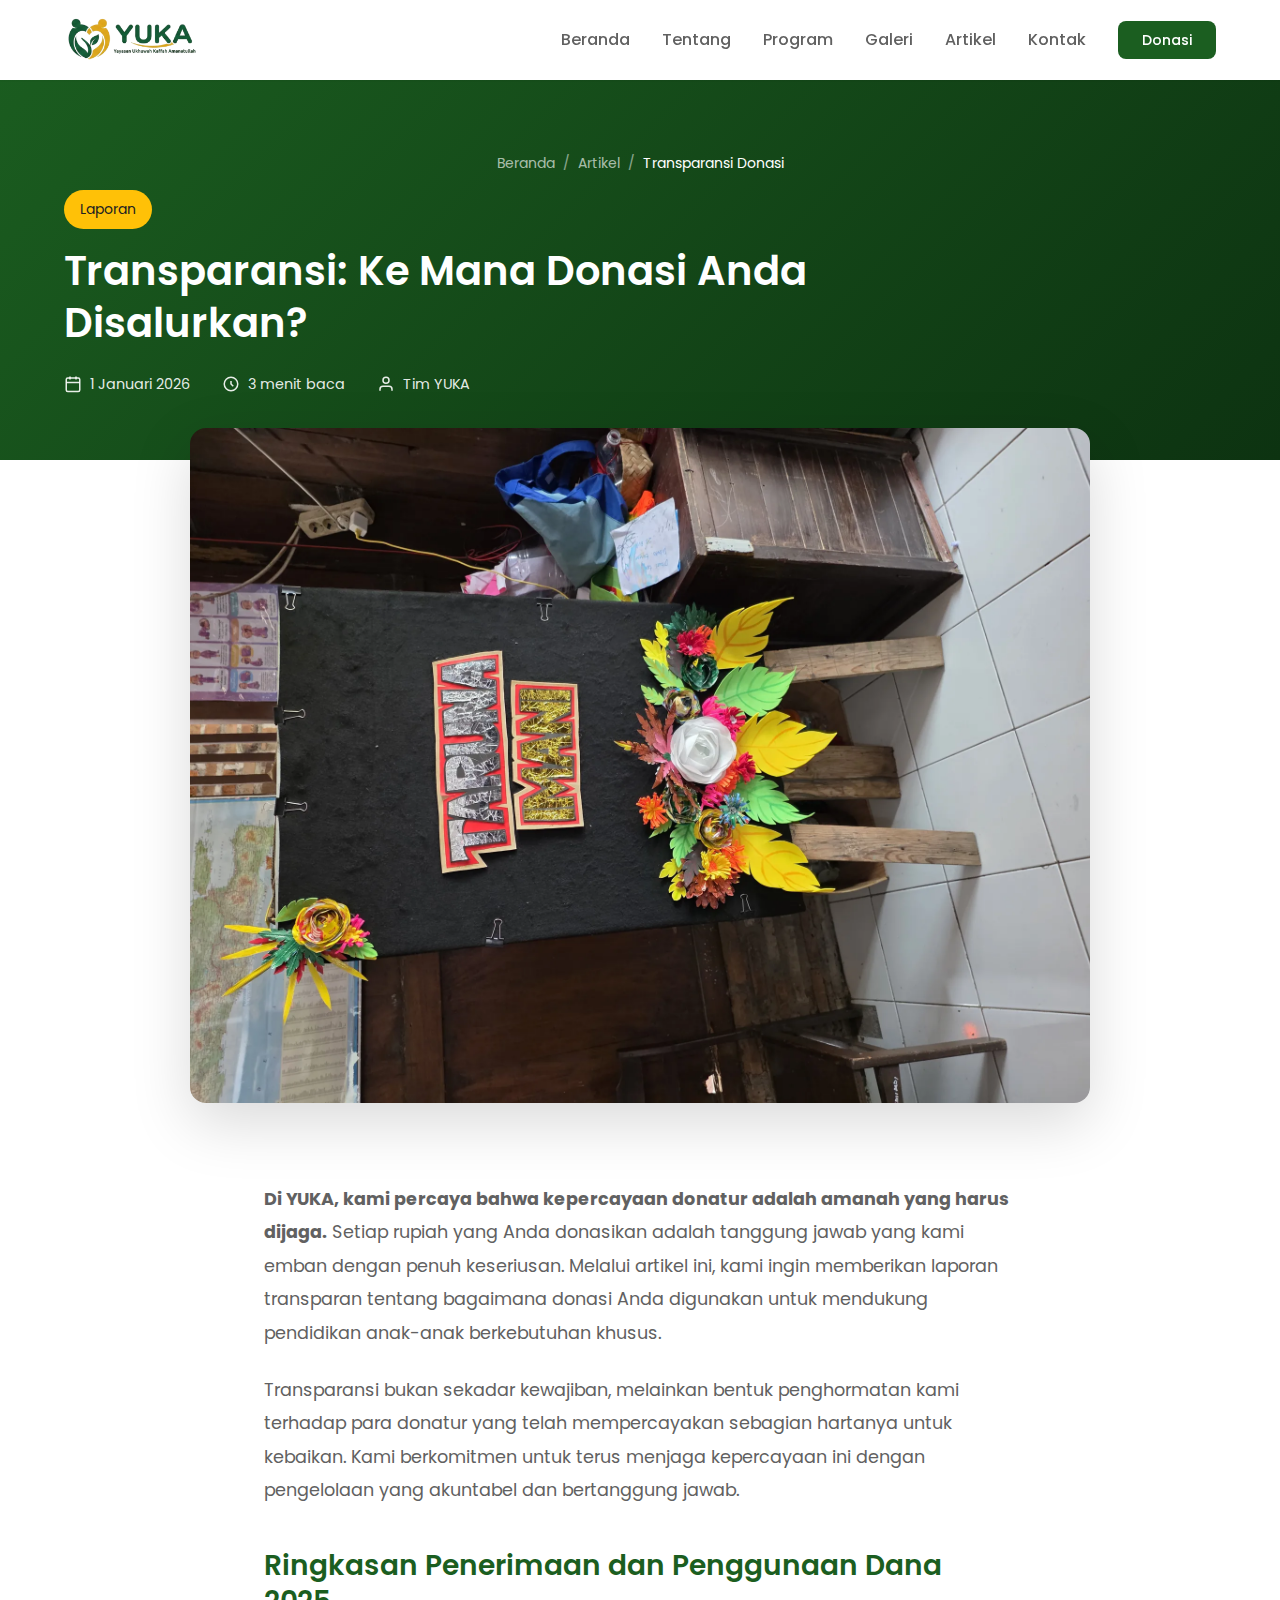
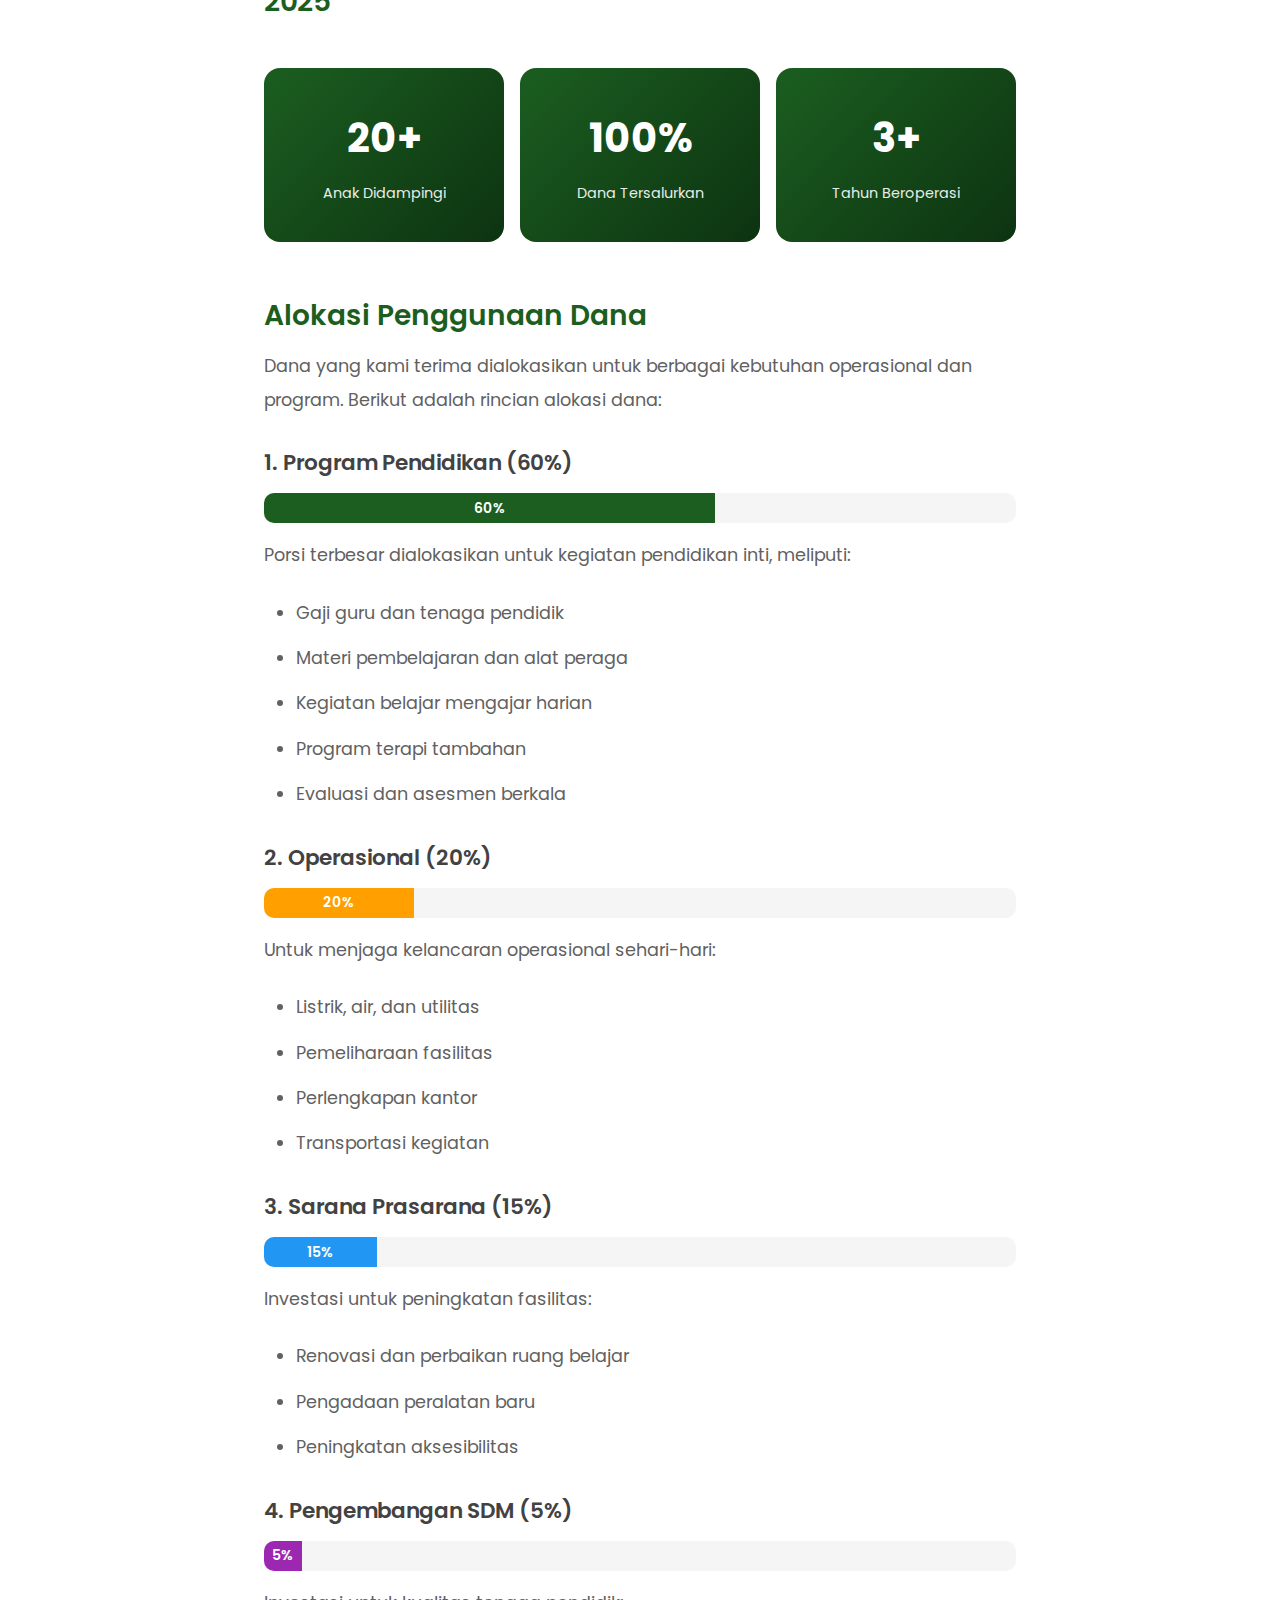
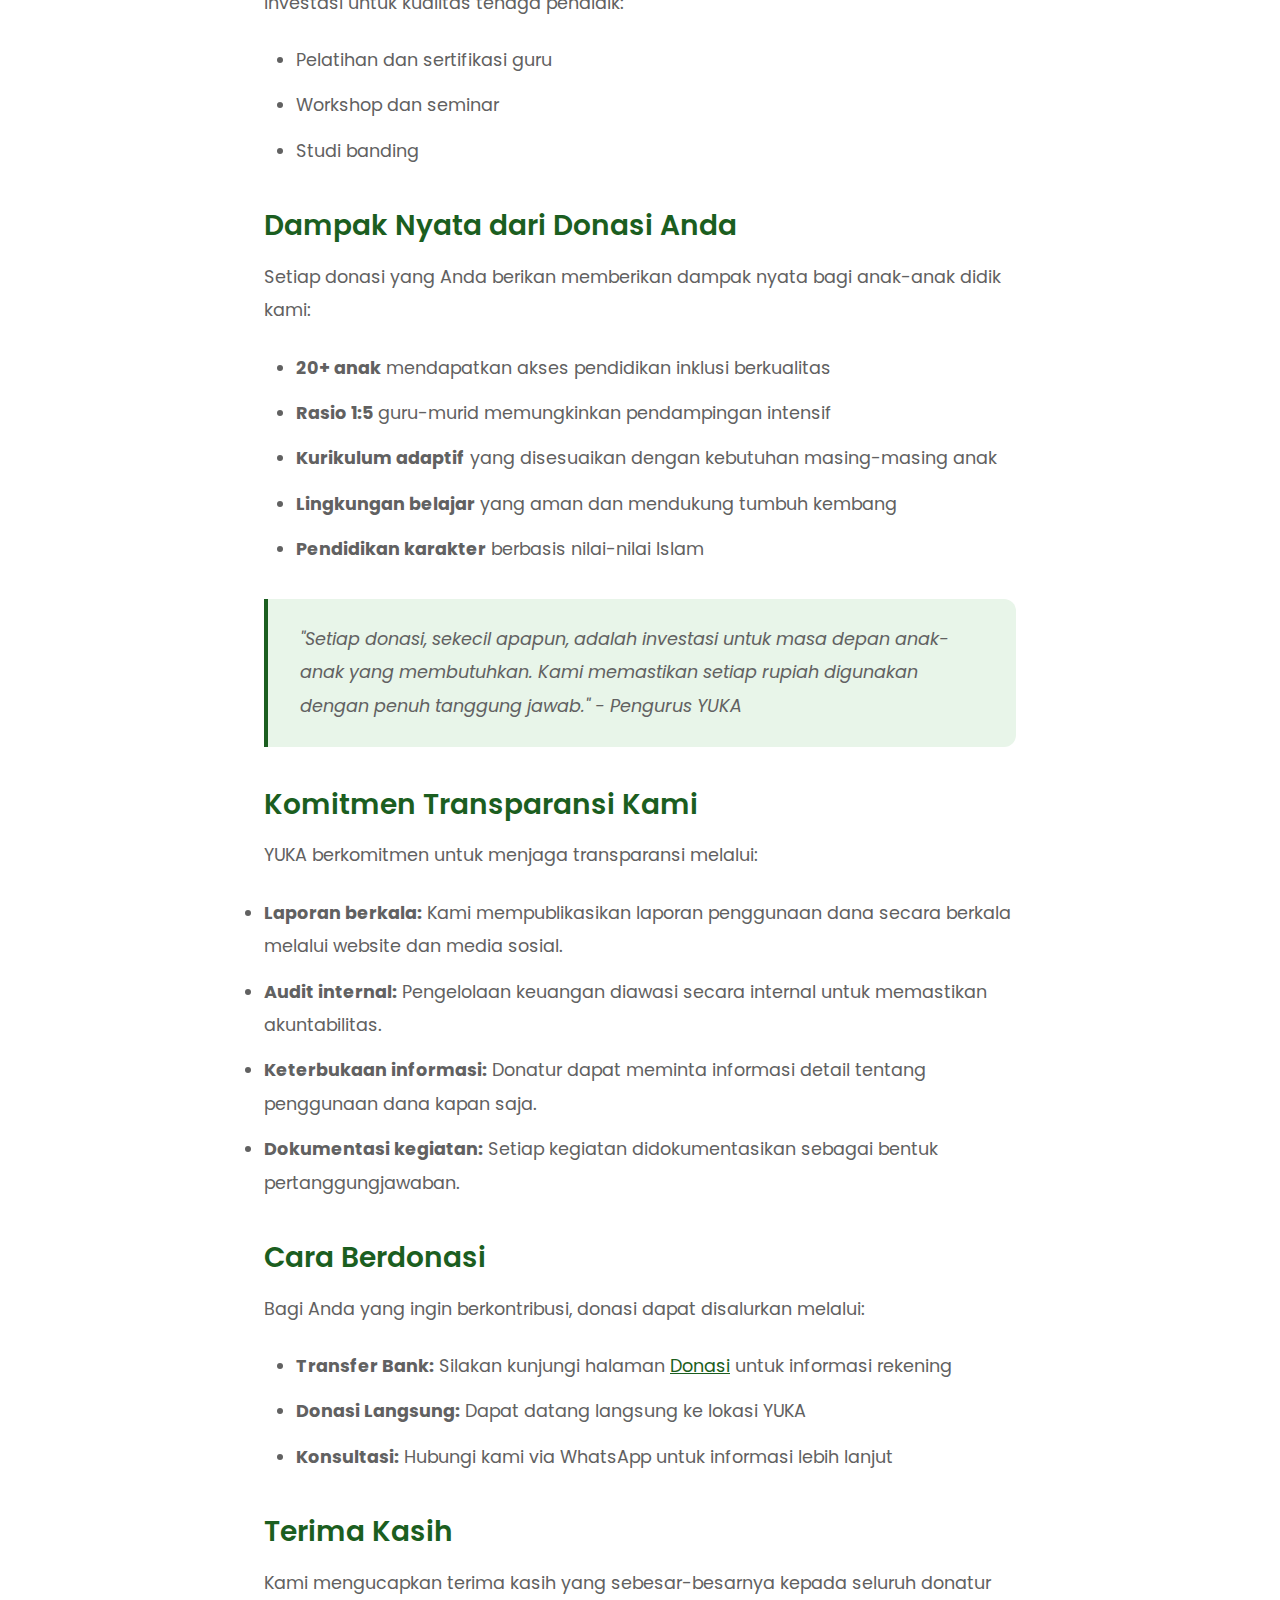
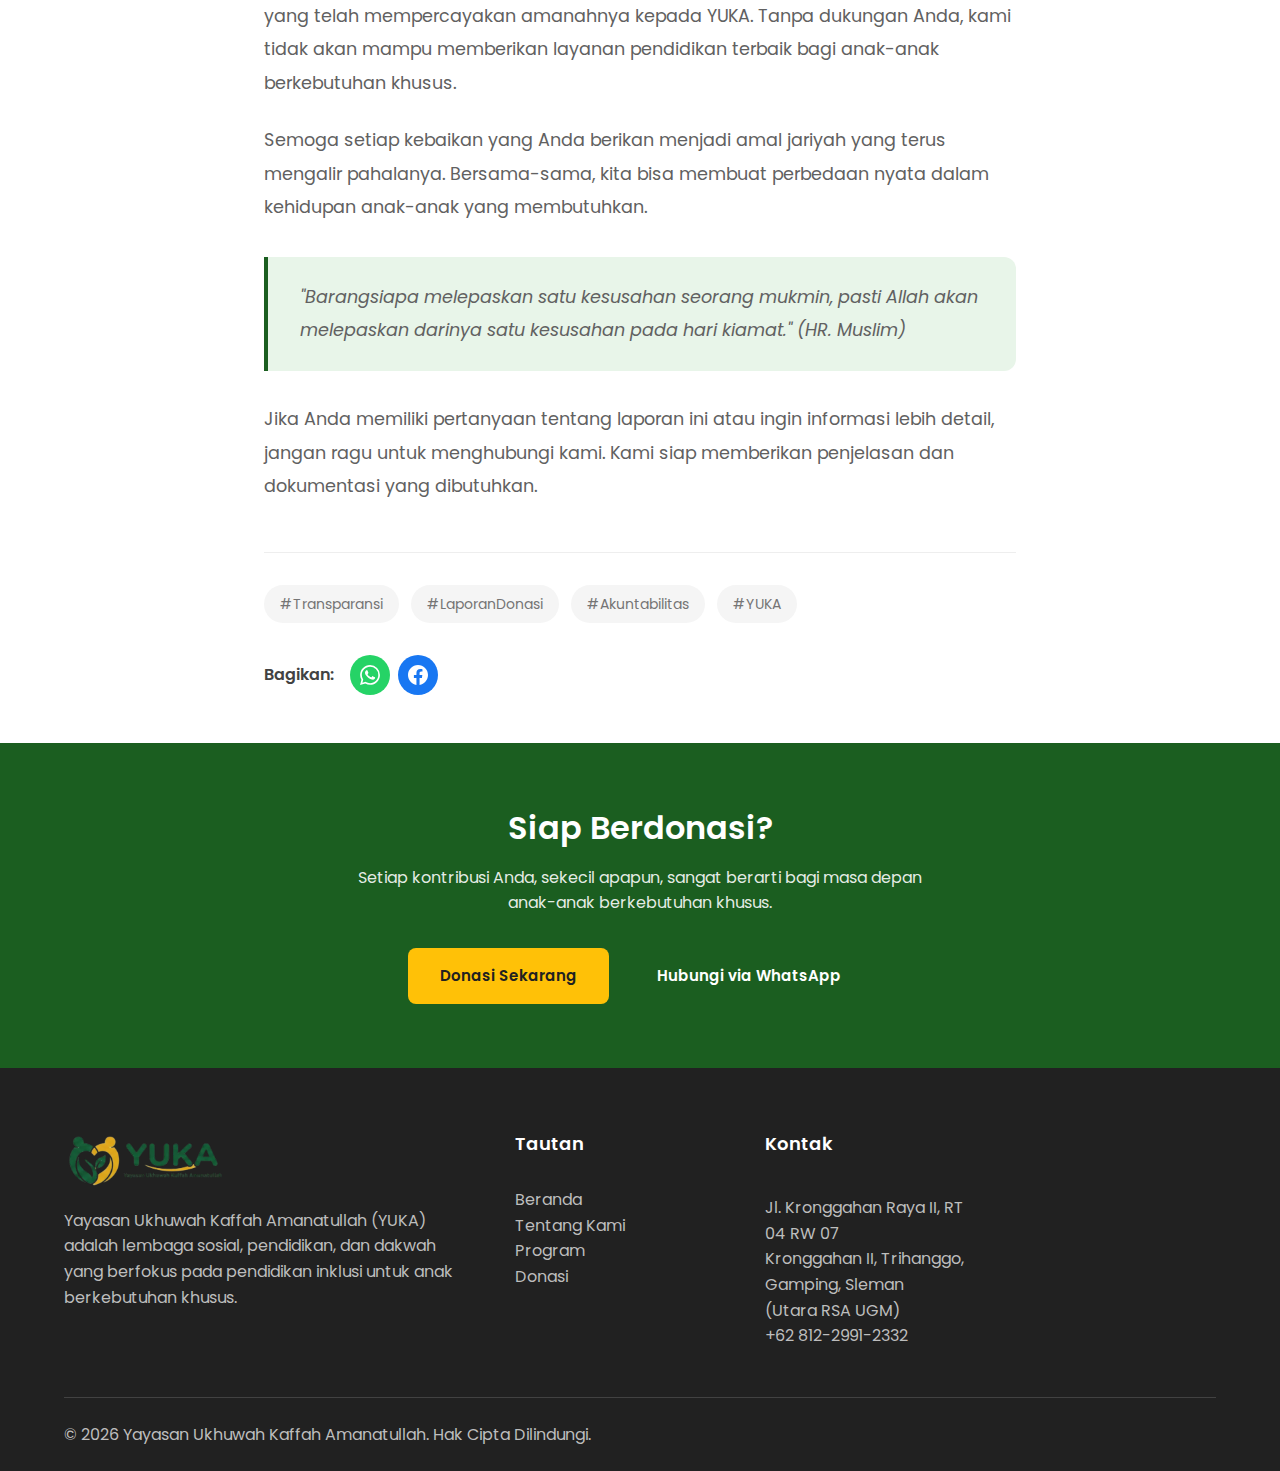
<file: artikel/transparansi-donasi.html>
<!DOCTYPE html>
<html lang="id">
<head>
    <meta charset="UTF-8">
    <meta name="viewport" content="width=device-width, initial-scale=1.0">
    <title>Transparansi: Ke Mana Donasi Anda Disalurkan? | YUKA</title>
    <meta name="description" content="Laporan transparansi penggunaan donasi di YUKA. Lihat bagaimana kontribusi Anda membantu pendidikan anak-anak berkebutuhan khusus.">
    <link rel="icon" type="image/x-icon" href="../Icon.ico">
    <link rel="preconnect" href="https://fonts.googleapis.com">
    <link rel="preconnect" href="https://fonts.gstatic.com" crossorigin>
    <link href="https://fonts.googleapis.com/css2?family=Poppins:wght@300;400;500;600;700&family=Amiri:wght@400;700&display=swap" rel="stylesheet">
    <link rel="stylesheet" href="../assets/css/style.css">
    <style>
        .article-header { background: linear-gradient(135deg, var(--primary) 0%, var(--primary-dark) 100%); padding: 8rem 0 4rem; color: var(--white); }
        .article-header h1 { color: var(--white) !important; }
        .article-header .breadcrumb a { color: rgba(255,255,255,0.8); }
        .article-meta { display: flex; gap: 2rem; margin-top: 1.5rem; flex-wrap: wrap; }
        .article-meta span { display: flex; align-items: center; gap: 0.5rem; color: rgba(255,255,255,0.9); font-size: 0.9rem; }
        .article-content { max-width: 800px; margin: 0 auto; padding: 3rem 1.5rem; }
        .article-featured-image { margin: -2rem auto 2rem; max-width: 900px; border-radius: 16px; overflow: hidden; box-shadow: 0 20px 60px rgba(0,0,0,0.15); }
        .article-featured-image img { width: 100%; height: auto; }
        .article-body { font-size: 1.1rem; line-height: 1.9; color: var(--gray-700); }
        .article-body h2 { color: var(--primary); margin: 2.5rem 0 1rem; font-size: 1.75rem; }
        .article-body h3 { color: var(--gray-800); margin: 2rem 0 1rem; font-size: 1.35rem; }
        .article-body p { margin-bottom: 1.5rem; }
        .article-body ul { margin: 1.5rem 0; padding-left: 2rem; }
        .article-body li { margin-bottom: 0.75rem; list-style: disc; }
        .article-body blockquote { background: var(--primary-50); border-left: 4px solid var(--primary); padding: 1.5rem 2rem; margin: 2rem 0; border-radius: 0 12px 12px 0; font-style: italic; }
        .stat-card { background: linear-gradient(135deg, var(--primary) 0%, var(--primary-dark) 100%); color: white; padding: 2rem; border-radius: 16px; text-align: center; margin: 1rem 0; }
        .stat-card .number { font-size: 2.5rem; font-weight: 700; display: block; }
        .stat-card .label { font-size: 0.9rem; opacity: 0.9; }
        .stats-grid { display: grid; grid-template-columns: repeat(3, 1fr); gap: 1rem; margin: 2rem 0; }
        .allocation-bar { background: var(--gray-100); border-radius: 10px; overflow: hidden; margin: 1rem 0; }
        .allocation-fill { height: 30px; display: flex; align-items: center; justify-content: center; color: white; font-weight: 600; font-size: 0.875rem; }
        .article-tags { display: flex; gap: 0.75rem; flex-wrap: wrap; margin-top: 3rem; padding-top: 2rem; border-top: 1px solid var(--gray-200); }
        .article-tags a { background: var(--gray-100); padding: 0.5rem 1rem; border-radius: 20px; font-size: 0.875rem; color: var(--gray-600); }
        .article-share { display: flex; align-items: center; gap: 1rem; margin-top: 2rem; }
        .share-buttons { display: flex; gap: 0.5rem; }
        .share-btn { width: 40px; height: 40px; border-radius: 50%; display: flex; align-items: center; justify-content: center; color: var(--white); }
        .share-btn.whatsapp { background: #25D366; }
        .share-btn.facebook { background: #1877F2; }
        @media (max-width: 768px) { .stats-grid { grid-template-columns: 1fr; } .article-meta { gap: 1rem; } }
    </style>
</head>
<body>
    <nav class="navbar" id="navbar">
        <div class="container">
            <a href="../index.html" class="navbar-brand">
                <img src="../Logo/Logo.webp" alt="YUKA" class="brand-logo">
            </a>
            <div class="navbar-menu" id="navbarMenu">
                <a href="../index.html">Beranda</a>
                <a href="../tentang.html">Tentang</a>
                <a href="../program.html">Program</a>
                <a href="../galeri.html">Galeri</a>
                <a href="../blog.html" class="active">Artikel</a>
                <a href="../kontak.html">Kontak</a>
                <a href="../donasi.html" class="btn btn-primary btn-sm">Donasi</a>
            </div>
            <button class="navbar-toggle" id="navbarToggle" aria-label="Toggle navigation">
                <span></span><span></span><span></span>
            </button>
        </div>
    </nav>

    <header class="article-header">
        <div class="container">
            <div class="breadcrumb">
                <a href="../index.html">Beranda</a>
                <span class="separator">/</span>
                <a href="../blog.html">Artikel</a>
                <span class="separator">/</span>
                <span class="current">Transparansi Donasi</span>
            </div>
            <span class="card-category" style="background: var(--secondary); color: var(--gray-900); padding: 0.5rem 1rem; border-radius: 20px; font-size: 0.875rem; display: inline-block; margin: 1rem 0;">Laporan</span>
            <h1 style="font-size: 2.5rem; max-width: 800px;">Transparansi: Ke Mana Donasi Anda Disalurkan?</h1>
            <div class="article-meta">
                <span><svg width="18" height="18" viewBox="0 0 24 24" fill="none" stroke="currentColor" stroke-width="2"><rect x="3" y="4" width="18" height="18" rx="2" ry="2"/><line x1="16" y1="2" x2="16" y2="6"/><line x1="8" y1="2" x2="8" y2="6"/><line x1="3" y1="10" x2="21" y2="10"/></svg>1 Januari 2026</span>
                <span><svg width="18" height="18" viewBox="0 0 24 24" fill="none" stroke="currentColor" stroke-width="2"><path d="M12 8v4l3 3m6-3a9 9 0 11-18 0 9 9 0 0118 0z"/></svg>3 menit baca</span>
                <span><svg width="18" height="18" viewBox="0 0 24 24" fill="none" stroke="currentColor" stroke-width="2"><path d="M20 21v-2a4 4 0 00-4-4H8a4 4 0 00-4 4v2"/><circle cx="12" cy="7" r="4"/></svg>Tim YUKA</span>
            </div>
        </div>
    </header>

    <div class="container">
        <div class="article-featured-image">
            <img src="../Dokumentasi/21 Jan 2026/20260121_115445.webp" alt="Kegiatan pembelajaran di YUKA yang didukung oleh donasi masyarakat">
        </div>
    </div>

    <article class="article-content">
        <div class="article-body">
            <p><strong>Di YUKA, kami percaya bahwa kepercayaan donatur adalah amanah yang harus dijaga.</strong> Setiap rupiah yang Anda donasikan adalah tanggung jawab yang kami emban dengan penuh keseriusan. Melalui artikel ini, kami ingin memberikan laporan transparan tentang bagaimana donasi Anda digunakan untuk mendukung pendidikan anak-anak berkebutuhan khusus.</p>

            <p>Transparansi bukan sekadar kewajiban, melainkan bentuk penghormatan kami terhadap para donatur yang telah mempercayakan sebagian hartanya untuk kebaikan. Kami berkomitmen untuk terus menjaga kepercayaan ini dengan pengelolaan yang akuntabel dan bertanggung jawab.</p>

            <h2>Ringkasan Penerimaan dan Penggunaan Dana 2025</h2>

            <div class="stats-grid">
                <div class="stat-card">
                    <span class="number">20+</span>
                    <span class="label">Anak Didampingi</span>
                </div>
                <div class="stat-card">
                    <span class="number">100%</span>
                    <span class="label">Dana Tersalurkan</span>
                </div>
                <div class="stat-card">
                    <span class="number">3+</span>
                    <span class="label">Tahun Beroperasi</span>
                </div>
            </div>

            <h2>Alokasi Penggunaan Dana</h2>

            <p>Dana yang kami terima dialokasikan untuk berbagai kebutuhan operasional dan program. Berikut adalah rincian alokasi dana:</p>

            <h3>1. Program Pendidikan (60%)</h3>
            <div class="allocation-bar">
                <div class="allocation-fill" style="width: 60%; background: var(--primary);">60%</div>
            </div>
            <p>Porsi terbesar dialokasikan untuk kegiatan pendidikan inti, meliputi:</p>
            <ul>
                <li>Gaji guru dan tenaga pendidik</li>
                <li>Materi pembelajaran dan alat peraga</li>
                <li>Kegiatan belajar mengajar harian</li>
                <li>Program terapi tambahan</li>
                <li>Evaluasi dan asesmen berkala</li>
            </ul>

            <h3>2. Operasional (20%)</h3>
            <div class="allocation-bar">
                <div class="allocation-fill" style="width: 20%; background: var(--secondary-dark);">20%</div>
            </div>
            <p>Untuk menjaga kelancaran operasional sehari-hari:</p>
            <ul>
                <li>Listrik, air, dan utilitas</li>
                <li>Pemeliharaan fasilitas</li>
                <li>Perlengkapan kantor</li>
                <li>Transportasi kegiatan</li>
            </ul>

            <h3>3. Sarana Prasarana (15%)</h3>
            <div class="allocation-bar">
                <div class="allocation-fill" style="width: 15%; background: #2196F3;">15%</div>
            </div>
            <p>Investasi untuk peningkatan fasilitas:</p>
            <ul>
                <li>Renovasi dan perbaikan ruang belajar</li>
                <li>Pengadaan peralatan baru</li>
                <li>Peningkatan aksesibilitas</li>
            </ul>

            <h3>4. Pengembangan SDM (5%)</h3>
            <div class="allocation-bar">
                <div class="allocation-fill" style="width: 5%; background: #9C27B0;">5%</div>
            </div>
            <p>Investasi untuk kualitas tenaga pendidik:</p>
            <ul>
                <li>Pelatihan dan sertifikasi guru</li>
                <li>Workshop dan seminar</li>
                <li>Studi banding</li>
            </ul>

            <h2>Dampak Nyata dari Donasi Anda</h2>

            <p>Setiap donasi yang Anda berikan memberikan dampak nyata bagi anak-anak didik kami:</p>

            <ul>
                <li><strong>20+ anak</strong> mendapatkan akses pendidikan inklusi berkualitas</li>
                <li><strong>Rasio 1:5</strong> guru-murid memungkinkan pendampingan intensif</li>
                <li><strong>Kurikulum adaptif</strong> yang disesuaikan dengan kebutuhan masing-masing anak</li>
                <li><strong>Lingkungan belajar</strong> yang aman dan mendukung tumbuh kembang</li>
                <li><strong>Pendidikan karakter</strong> berbasis nilai-nilai Islam</li>
            </ul>

            <blockquote>
                "Setiap donasi, sekecil apapun, adalah investasi untuk masa depan anak-anak yang membutuhkan. Kami memastikan setiap rupiah digunakan dengan penuh tanggung jawab." - Pengurus YUKA
            </blockquote>

            <h2>Komitmen Transparansi Kami</h2>

            <p>YUKA berkomitmen untuk menjaga transparansi melalui:</p>

            <ol>
                <li><strong>Laporan berkala:</strong> Kami mempublikasikan laporan penggunaan dana secara berkala melalui website dan media sosial.</li>
                <li><strong>Audit internal:</strong> Pengelolaan keuangan diawasi secara internal untuk memastikan akuntabilitas.</li>
                <li><strong>Keterbukaan informasi:</strong> Donatur dapat meminta informasi detail tentang penggunaan dana kapan saja.</li>
                <li><strong>Dokumentasi kegiatan:</strong> Setiap kegiatan didokumentasikan sebagai bentuk pertanggungjawaban.</li>
            </ol>

            <h2>Cara Berdonasi</h2>

            <p>Bagi Anda yang ingin berkontribusi, donasi dapat disalurkan melalui:</p>

            <ul>
                <li><strong>Transfer Bank:</strong> Silakan kunjungi halaman <a href="../donasi.html" style="color: var(--primary); text-decoration: underline;">Donasi</a> untuk informasi rekening</li>
                <li><strong>Donasi Langsung:</strong> Dapat datang langsung ke lokasi YUKA</li>
                <li><strong>Konsultasi:</strong> Hubungi kami via WhatsApp untuk informasi lebih lanjut</li>
            </ul>

            <h2>Terima Kasih</h2>

            <p>Kami mengucapkan terima kasih yang sebesar-besarnya kepada seluruh donatur yang telah mempercayakan amanahnya kepada YUKA. Tanpa dukungan Anda, kami tidak akan mampu memberikan layanan pendidikan terbaik bagi anak-anak berkebutuhan khusus.</p>

            <p>Semoga setiap kebaikan yang Anda berikan menjadi amal jariyah yang terus mengalir pahalanya. Bersama-sama, kita bisa membuat perbedaan nyata dalam kehidupan anak-anak yang membutuhkan.</p>

            <blockquote>
                "Barangsiapa melepaskan satu kesusahan seorang mukmin, pasti Allah akan melepaskan darinya satu kesusahan pada hari kiamat." (HR. Muslim)
            </blockquote>

            <p>Jika Anda memiliki pertanyaan tentang laporan ini atau ingin informasi lebih detail, jangan ragu untuk menghubungi kami. Kami siap memberikan penjelasan dan dokumentasi yang dibutuhkan.</p>
        </div>

        <div class="article-tags">
            <a href="#">#Transparansi</a>
            <a href="#">#LaporanDonasi</a>
            <a href="#">#Akuntabilitas</a>
            <a href="#">#YUKA</a>
        </div>

        <div class="article-share">
            <span style="font-weight: 600;">Bagikan:</span>
            <div class="share-buttons">
                <a href="https://wa.me/?text=Transparansi%20Donasi%20YUKA%20-%20https://yukaindonesia.com/artikel/transparansi-donasi.html" target="_blank" class="share-btn whatsapp"><svg width="20" height="20" fill="currentColor" viewBox="0 0 24 24"><path d="M17.472 14.382c-.297-.149-1.758-.867-2.03-.967-.273-.099-.471-.148-.67.15-.197.297-.767.966-.94 1.164-.173.199-.347.223-.644.075-.297-.15-1.255-.463-2.39-1.475-.883-.788-1.48-1.761-1.653-2.059-.173-.297-.018-.458.13-.606.134-.133.298-.347.446-.52.149-.174.198-.298.298-.497.099-.198.05-.371-.025-.52-.075-.149-.669-1.612-.916-2.207-.242-.579-.487-.5-.669-.51-.173-.008-.371-.01-.57-.01-.198 0-.52.074-.792.372-.272.297-1.04 1.016-1.04 2.479 0 1.462 1.065 2.875 1.213 3.074.149.198 2.096 3.2 5.077 4.487.709.306 1.262.489 1.694.625.712.227 1.36.195 1.871.118.571-.085 1.758-.719 2.006-1.413.248-.694.248-1.289.173-1.413-.074-.124-.272-.198-.57-.347m-5.421 7.403h-.004a9.87 9.87 0 01-5.031-1.378l-.361-.214-3.741.982.998-3.648-.235-.374a9.86 9.86 0 01-1.51-5.26c.001-5.45 4.436-9.884 9.888-9.884 2.64 0 5.122 1.03 6.988 2.898a9.825 9.825 0 012.893 6.994c-.003 5.45-4.437 9.884-9.885 9.884m8.413-18.297A11.815 11.815 0 0012.05 0C5.495 0 .16 5.335.157 11.892c0 2.096.547 4.142 1.588 5.945L.057 24l6.305-1.654a11.882 11.882 0 005.683 1.448h.005c6.554 0 11.89-5.335 11.893-11.893a11.821 11.821 0 00-3.48-8.413z"/></svg></a>
                <a href="https://www.facebook.com/sharer/sharer.php?u=https://yukaindonesia.com/artikel/transparansi-donasi.html" target="_blank" class="share-btn facebook"><svg width="20" height="20" fill="currentColor" viewBox="0 0 24 24"><path d="M24 12.073c0-6.627-5.373-12-12-12s-12 5.373-12 12c0 5.99 4.388 10.954 10.125 11.854v-8.385H7.078v-3.47h3.047V9.43c0-3.007 1.792-4.669 4.533-4.669 1.312 0 2.686.235 2.686.235v2.953H15.83c-1.491 0-1.956.925-1.956 1.874v2.25h3.328l-.532 3.47h-2.796v8.385C19.612 23.027 24 18.062 24 12.073z"/></svg></a>
            </div>
        </div>
    </article>

    <section class="section bg-primary" style="padding: 4rem 0;">
        <div class="container text-center">
            <h2 style="color: var(--white); margin-bottom: 1rem;">Siap Berdonasi?</h2>
            <p style="color: rgba(255,255,255,0.9); max-width: 600px; margin: 0 auto 2rem;">Setiap kontribusi Anda, sekecil apapun, sangat berarti bagi masa depan anak-anak berkebutuhan khusus.</p>
            <div style="display: flex; gap: 1rem; justify-content: center; flex-wrap: wrap;">
                <a href="../donasi.html" class="btn btn-secondary">Donasi Sekarang</a>
                <a href="https://wa.me/6281229912332" target="_blank" class="btn btn-outline-light">Hubungi via WhatsApp</a>
            </div>
        </div>
    </section>

    <footer class="footer">
        <div class="container">
            <div class="footer-grid">
                <div class="footer-about">
                    <img src="../Logo/Logo.webp" alt="YUKA Logo" style="height: 60px; margin-bottom: 1rem;">
                    <p>Yayasan Ukhuwah Kaffah Amanatullah (YUKA) adalah lembaga sosial, pendidikan, dan dakwah yang berfokus pada pendidikan inklusi untuk anak berkebutuhan khusus.</p>
                </div>
                <div class="footer-links">
                    <h4>Tautan</h4>
                    <ul>
                        <li><a href="../index.html">Beranda</a></li>
                        <li><a href="../tentang.html">Tentang Kami</a></li>
                        <li><a href="../program.html">Program</a></li>
                        <li><a href="../donasi.html">Donasi</a></li>
                    </ul>
                </div>
                <div class="footer-contact">
                    <h4>Kontak</h4>
                    <ul>
                        <li>Jl. Kronggahan Raya II, RT 04 RW 07</li>
                        <li>Kronggahan II, Trihanggo, Gamping, Sleman</li>
                        <li>(Utara RSA UGM)</li>
                        <li><a href="tel:+6281229912332">+62 812-2991-2332</a></li>
                    </ul>
                </div>
            </div>
            <div class="footer-bottom">
                <p>&copy; 2026 Yayasan Ukhuwah Kaffah Amanatullah. Hak Cipta Dilindungi.</p>
            </div>
        </div>
    </footer>
    <script src="../assets/js/main.js"></script>
</body>
</html>
</file>
<file: assets/css/style.css>
/* ============================================
   YUKA - Yayasan Ukhuwah Kaffah Amanatullah
   Website Stylesheet
   Tema: Hijau Islami
   ============================================ */

/* CSS Variables */
:root {
    /* Primary Colors - Hijau Islami */
    --primary: #1B5E20;
    --primary-light: #2E7D32;
    --primary-dark: #0D3311;
    --primary-50: #E8F5E9;
    --primary-100: #C8E6C9;

    /* Secondary Colors */
    --secondary: #FFC107;
    --secondary-light: #FFECB3;
    --secondary-dark: #FFA000;

    /* Neutral Colors */
    --white: #FFFFFF;
    --gray-50: #FAFAFA;
    --gray-100: #F5F5F5;
    --gray-200: #EEEEEE;
    --gray-300: #E0E0E0;
    --gray-400: #BDBDBD;
    --gray-500: #9E9E9E;
    --gray-600: #757575;
    --gray-700: #616161;
    --gray-800: #424242;
    --gray-900: #212121;

    /* Typography */
    --font-primary: 'Poppins', sans-serif;
    --font-arabic: 'Amiri', serif;

    /* Spacing */
    --spacing-xs: 0.25rem;
    --spacing-sm: 0.5rem;
    --spacing-md: 1rem;
    --spacing-lg: 1.5rem;
    --spacing-xl: 2rem;
    --spacing-2xl: 3rem;
    --spacing-3xl: 4rem;

    /* Border Radius */
    --radius-sm: 0.25rem;
    --radius-md: 0.5rem;
    --radius-lg: 1rem;
    --radius-xl: 1.5rem;
    --radius-full: 9999px;

    /* Shadows */
    --shadow-sm: 0 1px 2px 0 rgba(0, 0, 0, 0.05);
    --shadow-md: 0 4px 6px -1px rgba(0, 0, 0, 0.1), 0 2px 4px -1px rgba(0, 0, 0, 0.06);
    --shadow-lg: 0 10px 15px -3px rgba(0, 0, 0, 0.1), 0 4px 6px -2px rgba(0, 0, 0, 0.05);
    --shadow-xl: 0 20px 25px -5px rgba(0, 0, 0, 0.1), 0 10px 10px -5px rgba(0, 0, 0, 0.04);

    /* Transitions */
    --transition-fast: 150ms ease;
    --transition-normal: 300ms ease;
    --transition-slow: 500ms ease;
}

/* Reset & Base */
*, *::before, *::after {
    box-sizing: border-box;
    margin: 0;
    padding: 0;
}

html {
    scroll-behavior: smooth;
    font-size: 16px;
}

body {
    font-family: var(--font-primary);
    color: var(--gray-800);
    background-color: var(--white);
    line-height: 1.6;
    overflow-x: hidden;
}

a {
    text-decoration: none;
    color: inherit;
    transition: color var(--transition-fast);
}

img {
    max-width: 100%;
    height: auto;
    display: block;
}

ul, ol {
    list-style: none;
}

button {
    cursor: pointer;
    border: none;
    background: none;
    font-family: inherit;
}

input, textarea, select {
    font-family: inherit;
    font-size: inherit;
}

/* Typography */
h1, h2, h3, h4, h5, h6 {
    font-weight: 600;
    line-height: 1.3;
    color: var(--gray-900);
}

h1 { font-size: 2.5rem; }
h2 { font-size: 2rem; }
h3 { font-size: 1.5rem; }
h4 { font-size: 1.25rem; }
h5 { font-size: 1.125rem; }
h6 { font-size: 1rem; }

p {
    margin-bottom: var(--spacing-md);
}

.text-primary { color: var(--primary); }
.text-secondary { color: var(--secondary-dark); }
.text-center { text-align: center; }
.text-arabic {
    font-family: var(--font-arabic);
    font-size: 1.5rem;
    direction: rtl;
}

/* Container */
.container {
    width: 100%;
    max-width: 1200px;
    margin: 0 auto;
    padding: 0 var(--spacing-lg);
}

.container-sm {
    max-width: 800px;
}

.container-lg {
    max-width: 1400px;
}

/* Section */
.section {
    padding: var(--spacing-3xl) 0;
}

.section-header {
    text-align: center;
    margin-bottom: var(--spacing-2xl);
}

.section-header h2 {
    margin-bottom: var(--spacing-sm);
}

.section-header p {
    color: var(--gray-600);
    max-width: 600px;
    margin: 0 auto;
}

.section-header .subtitle {
    color: var(--primary);
    font-weight: 600;
    font-size: 0.875rem;
    text-transform: uppercase;
    letter-spacing: 1px;
    margin-bottom: var(--spacing-sm);
    display: block;
}

/* Background Variants */
.bg-primary { background-color: var(--primary); color: var(--white); }
.bg-primary-light { background-color: var(--primary-50); }
.bg-gray { background-color: var(--gray-100); }
.bg-white { background-color: var(--white); }

/* ============================================
   NAVIGATION
   ============================================ */
.navbar {
    position: fixed;
    top: 0;
    left: 0;
    right: 0;
    z-index: 1000;
    background-color: var(--white);
    box-shadow: var(--shadow-sm);
    transition: all var(--transition-normal);
}

.navbar.scrolled {
    box-shadow: var(--shadow-md);
}

.navbar .container {
    display: flex;
    align-items: center;
    justify-content: space-between;
    height: 80px;
}

.navbar-brand {
    display: flex;
    align-items: center;
    gap: var(--spacing-sm);
}

.navbar-brand img,
.navbar-brand .brand-logo {
    height: 50px;
    width: auto;
    object-fit: contain;
}

.navbar-brand .brand-text {
    display: flex;
    flex-direction: column;
}

.navbar-brand .brand-name {
    font-size: 1.125rem;
    font-weight: 700;
    color: var(--primary);
    line-height: 1.2;
}

.navbar-brand .brand-tagline {
    font-size: 0.75rem;
    color: var(--gray-600);
}

.navbar-menu {
    display: flex;
    align-items: center;
    gap: var(--spacing-xl);
}

.navbar-menu a {
    font-weight: 500;
    color: var(--gray-700);
    padding: var(--spacing-sm) 0;
    position: relative;
}

.navbar-menu a::after {
    content: '';
    position: absolute;
    bottom: 0;
    left: 0;
    width: 0;
    height: 2px;
    background-color: var(--primary);
    transition: width var(--transition-fast);
}

.navbar-menu a:hover,
.navbar-menu a.active {
    color: var(--primary);
}

/* Navbar Donasi Button */
.navbar-menu a.btn {
    color: var(--white) !important;
    padding: var(--spacing-sm) var(--spacing-lg);
}

.navbar-menu a.btn::after {
    display: none;
}

.navbar-menu a.btn:hover {
    color: var(--white) !important;
}

.navbar-menu a:hover::after,
.navbar-menu a.active::after {
    width: 100%;
}

.navbar-toggle {
    display: none;
    flex-direction: column;
    gap: 5px;
    padding: var(--spacing-sm);
}

.navbar-toggle span {
    display: block;
    width: 25px;
    height: 3px;
    background-color: var(--gray-800);
    border-radius: var(--radius-full);
    transition: all var(--transition-fast);
}

/* Mobile Navigation */
@media (max-width: 768px) {
    .navbar-toggle {
        display: flex;
    }

    .navbar-menu {
        position: fixed;
        top: 80px;
        left: 0;
        right: 0;
        background-color: var(--white);
        flex-direction: column;
        padding: var(--spacing-lg);
        gap: var(--spacing-md);
        box-shadow: var(--shadow-lg);
        transform: translateY(-100%);
        opacity: 0;
        visibility: hidden;
        transition: all var(--transition-normal);
    }

    .navbar-menu.active {
        transform: translateY(0);
        opacity: 1;
        visibility: visible;
    }

    .navbar-toggle.active span:nth-child(1) {
        transform: rotate(45deg) translate(5px, 5px);
    }

    .navbar-toggle.active span:nth-child(2) {
        opacity: 0;
    }

    .navbar-toggle.active span:nth-child(3) {
        transform: rotate(-45deg) translate(7px, -6px);
    }
}

/* ============================================
   BUTTONS
   ============================================ */
.btn {
    display: inline-flex;
    align-items: center;
    justify-content: center;
    gap: var(--spacing-sm);
    padding: var(--spacing-md) var(--spacing-xl);
    font-weight: 600;
    font-size: 0.9375rem;
    border-radius: var(--radius-md);
    transition: all var(--transition-fast);
    white-space: nowrap;
}

.btn-primary {
    background-color: var(--primary);
    color: var(--white);
}

.btn-primary:hover {
    background-color: var(--primary-light);
    transform: translateY(-2px);
    box-shadow: var(--shadow-md);
}

.btn-secondary {
    background-color: var(--secondary);
    color: var(--gray-900);
}

.btn-secondary:hover {
    background-color: var(--secondary-dark);
    transform: translateY(-2px);
    box-shadow: var(--shadow-md);
}

.btn-outline {
    border: 2px solid var(--primary);
    color: var(--primary);
    background-color: transparent;
}

.btn-outline:hover {
    background-color: var(--primary);
    color: var(--white);
}

.btn-outline-white {
    border: 2px solid var(--white);
    color: var(--white);
    background-color: transparent;
}

.btn-outline-white:hover {
    background-color: var(--white);
    color: var(--primary);
}

.btn-white {
    background-color: var(--white);
    color: var(--primary);
}

.btn-white:hover {
    background-color: var(--gray-100);
    transform: translateY(-2px);
}

.btn-lg {
    padding: var(--spacing-lg) var(--spacing-2xl);
    font-size: 1rem;
}

.btn-sm {
    padding: var(--spacing-sm) var(--spacing-md);
    font-size: 0.875rem;
}

.btn-icon {
    padding: var(--spacing-md);
    border-radius: var(--radius-full);
}

/* ============================================
   HERO SECTION - MODERN FULLSCREEN
   ============================================ */
.hero {
    position: relative;
    min-height: 100vh;
    display: flex;
    align-items: center;
    padding-top: 80px;
    overflow: hidden;
}

.hero-bg {
    position: absolute;
    top: 0;
    left: 0;
    right: 0;
    bottom: 0;
    z-index: 0;
}

.hero-bg img {
    width: 100%;
    height: 100%;
    object-fit: cover;
}

.hero-bg::after {
    content: '';
    position: absolute;
    top: 0;
    left: 0;
    right: 0;
    bottom: 0;
    background: linear-gradient(135deg, rgba(13, 51, 17, 0.92) 0%, rgba(27, 94, 32, 0.85) 50%, rgba(46, 125, 50, 0.8) 100%);
}

.hero::before {
    content: '';
    position: absolute;
    top: 0;
    left: 0;
    right: 0;
    bottom: 0;
    background: url("data:image/svg+xml,%3Csvg width='60' height='60' viewBox='0 0 60 60' xmlns='http://www.w3.org/2000/svg'%3E%3Cpath d='M30 0L60 30L30 60L0 30L30 0z' fill='%23ffffff' fill-opacity='0.03'/%3E%3C/svg%3E");
    background-size: 60px 60px;
    z-index: 1;
}

.hero .container {
    position: relative;
    z-index: 2;
    display: grid;
    grid-template-columns: 1.2fr 1fr;
    gap: var(--spacing-3xl);
    align-items: center;
}

.hero-content {
    color: var(--white);
}

.hero-content .subtitle {
    display: inline-flex;
    align-items: center;
    gap: var(--spacing-sm);
    background: rgba(255, 255, 255, 0.15);
    backdrop-filter: blur(10px);
    -webkit-backdrop-filter: blur(10px);
    padding: var(--spacing-sm) var(--spacing-lg);
    border-radius: var(--radius-full);
    font-size: 0.875rem;
    font-weight: 500;
    margin-bottom: var(--spacing-xl);
    border: 1px solid rgba(255, 255, 255, 0.2);
    animation: fadeInUp 0.8s ease;
}

.hero-content .subtitle::before {
    content: '';
    width: 8px;
    height: 8px;
    background-color: var(--secondary);
    border-radius: 50%;
    animation: pulse 2s infinite;
}

.hero-content h1 {
    color: var(--white);
    font-size: 3.5rem;
    margin-bottom: var(--spacing-lg);
    line-height: 1.15;
    font-weight: 700;
    animation: fadeInUp 0.8s ease 0.1s both;
}

.hero-content h1 .highlight {
    background: linear-gradient(135deg, var(--secondary) 0%, #FFE082 100%);
    -webkit-background-clip: text;
    -webkit-text-fill-color: transparent;
    background-clip: text;
}

.hero-content p {
    font-size: 1.2rem;
    opacity: 0.95;
    margin-bottom: var(--spacing-xl);
    max-width: 540px;
    line-height: 1.7;
    animation: fadeInUp 0.8s ease 0.2s both;
}

.hero-buttons {
    display: flex;
    gap: var(--spacing-md);
    flex-wrap: wrap;
    animation: fadeInUp 0.8s ease 0.3s both;
}

.hero-buttons .btn {
    padding: var(--spacing-lg) var(--spacing-2xl);
    font-size: 1rem;
    border-radius: var(--radius-lg);
}

.hero-buttons .btn-secondary {
    background: linear-gradient(135deg, var(--secondary) 0%, var(--secondary-dark) 100%);
    box-shadow: 0 4px 15px rgba(255, 193, 7, 0.4);
}

.hero-buttons .btn-secondary:hover {
    transform: translateY(-3px);
    box-shadow: 0 8px 25px rgba(255, 193, 7, 0.5);
}

/* Hero Image Gallery */
.hero-gallery {
    position: relative;
    display: grid;
    grid-template-columns: repeat(2, 1fr);
    gap: var(--spacing-md);
    animation: fadeInUp 0.8s ease 0.4s both;
}

.hero-gallery-item {
    position: relative;
    border-radius: var(--radius-xl);
    overflow: hidden;
    box-shadow: 0 20px 40px rgba(0, 0, 0, 0.3);
    transition: transform var(--transition-normal);
}

.hero-gallery-item:hover {
    transform: translateY(-5px) scale(1.02);
}

.hero-gallery-item img {
    width: 100%;
    height: 100%;
    object-fit: cover;
}

.hero-gallery-item:nth-child(1) {
    grid-row: span 2;
    aspect-ratio: 3/4;
}

.hero-gallery-item:nth-child(2),
.hero-gallery-item:nth-child(3) {
    aspect-ratio: 4/3;
}

.hero-gallery-item::before {
    content: '';
    position: absolute;
    inset: 0;
    background: linear-gradient(to top, rgba(0,0,0,0.4) 0%, transparent 50%);
    z-index: 1;
    opacity: 0;
    transition: opacity var(--transition-normal);
}

.hero-gallery-item:hover::before {
    opacity: 1;
}

/* Floating Elements */
.hero-float {
    position: absolute;
    z-index: 3;
}

.hero-float-badge {
    background: rgba(255, 255, 255, 0.95);
    backdrop-filter: blur(10px);
    -webkit-backdrop-filter: blur(10px);
    padding: var(--spacing-md) var(--spacing-lg);
    border-radius: var(--radius-lg);
    box-shadow: 0 10px 30px rgba(0, 0, 0, 0.2);
    display: flex;
    align-items: center;
    gap: var(--spacing-md);
    animation: float 3s ease-in-out infinite;
}

.hero-float-badge.badge-1 {
    bottom: 15%;
    right: 5%;
    animation-delay: 0s;
}

.hero-float-badge.badge-2 {
    top: 25%;
    right: 10%;
    animation-delay: 1s;
}

.hero-float-badge .icon {
    width: 50px;
    height: 50px;
    background: linear-gradient(135deg, var(--primary) 0%, var(--primary-light) 100%);
    border-radius: var(--radius-md);
    display: flex;
    align-items: center;
    justify-content: center;
    color: white;
}

.hero-float-badge .info h4 {
    font-size: 1.25rem;
    color: var(--primary);
    margin-bottom: 0;
}

.hero-float-badge .info span {
    font-size: 0.8rem;
    color: var(--gray-600);
}

@keyframes float {
    0%, 100% { transform: translateY(0); }
    50% { transform: translateY(-10px); }
}

/* Hero Stats - Glass Effect */
.hero-stats {
    display: flex;
    gap: var(--spacing-lg);
    margin-top: var(--spacing-2xl);
    padding: var(--spacing-xl);
    background: rgba(255, 255, 255, 0.1);
    backdrop-filter: blur(10px);
    -webkit-backdrop-filter: blur(10px);
    border-radius: var(--radius-xl);
    border: 1px solid rgba(255, 255, 255, 0.2);
    animation: fadeInUp 0.8s ease 0.5s both;
}

.hero-stat {
    flex: 1;
    text-align: center;
    padding: var(--spacing-md);
    position: relative;
}

.hero-stat:not(:last-child)::after {
    content: '';
    position: absolute;
    right: 0;
    top: 50%;
    transform: translateY(-50%);
    width: 1px;
    height: 60%;
    background: rgba(255, 255, 255, 0.2);
}

.hero-stat .number {
    display: block;
    font-size: 2.75rem;
    font-weight: 700;
    background: linear-gradient(135deg, var(--secondary) 0%, #FFE082 100%);
    -webkit-background-clip: text;
    -webkit-text-fill-color: transparent;
    background-clip: text;
    line-height: 1;
    margin-bottom: var(--spacing-xs);
}

.hero-stat .label {
    font-size: 0.9rem;
    opacity: 0.9;
    font-weight: 500;
}

/* Scroll Indicator */
.hero-scroll {
    position: absolute;
    bottom: 30px;
    left: 50%;
    transform: translateX(-50%);
    z-index: 3;
    animation: bounce 2s infinite;
}

.hero-scroll a {
    display: flex;
    flex-direction: column;
    align-items: center;
    gap: var(--spacing-sm);
    color: white;
    opacity: 0.8;
    transition: opacity var(--transition-fast);
}

.hero-scroll a:hover {
    opacity: 1;
}

.hero-scroll span {
    font-size: 0.75rem;
    text-transform: uppercase;
    letter-spacing: 2px;
}

.hero-scroll .mouse {
    width: 26px;
    height: 40px;
    border: 2px solid rgba(255, 255, 255, 0.6);
    border-radius: 20px;
    position: relative;
}

.hero-scroll .mouse::before {
    content: '';
    position: absolute;
    top: 8px;
    left: 50%;
    transform: translateX(-50%);
    width: 4px;
    height: 8px;
    background: white;
    border-radius: 2px;
    animation: scrollWheel 2s infinite;
}

@keyframes bounce {
    0%, 20%, 50%, 80%, 100% { transform: translateX(-50%) translateY(0); }
    40% { transform: translateX(-50%) translateY(-10px); }
    60% { transform: translateX(-50%) translateY(-5px); }
}

@keyframes scrollWheel {
    0% { opacity: 1; top: 8px; }
    100% { opacity: 0; top: 20px; }
}

@media (max-width: 992px) {
    .hero .container {
        grid-template-columns: 1fr;
        text-align: center;
    }

    .hero-content h1 {
        font-size: 2.5rem;
    }

    .hero-content p {
        margin: 0 auto var(--spacing-xl);
    }

    .hero-buttons {
        justify-content: center;
    }

    .hero-gallery {
        display: none;
    }

    .hero-float {
        display: none;
    }

    .hero-stats {
        justify-content: center;
        flex-wrap: wrap;
    }

    .hero-stat:not(:last-child)::after {
        display: none;
    }
}

@media (max-width: 576px) {
    .hero-content h1 {
        font-size: 2rem;
    }

    .hero-content p {
        font-size: 1rem;
    }

    .hero-stats {
        flex-direction: column;
        gap: var(--spacing-md);
        padding: var(--spacing-lg);
    }

    .hero-stat .number {
        font-size: 2rem;
    }

    .hero-scroll {
        display: none;
    }
}

/* ============================================
   CARDS
   ============================================ */
.card {
    background-color: var(--white);
    border-radius: var(--radius-lg);
    overflow: hidden;
    box-shadow: var(--shadow-md);
    transition: all var(--transition-normal);
}

.card:hover {
    transform: translateY(-5px);
    box-shadow: var(--shadow-xl);
}

.card-image {
    position: relative;
    overflow: hidden;
    aspect-ratio: 16/10;
}

.card-image img {
    width: 100%;
    height: 100%;
    object-fit: cover;
    transition: transform var(--transition-slow);
}

.card:hover .card-image img {
    transform: scale(1.05);
}

.card-body {
    padding: var(--spacing-lg);
}

.card-title {
    font-size: 1.25rem;
    margin-bottom: var(--spacing-sm);
}

.card-text {
    color: var(--gray-600);
    font-size: 0.9375rem;
    margin-bottom: var(--spacing-md);
}

.card-meta {
    display: flex;
    align-items: center;
    gap: var(--spacing-md);
    font-size: 0.875rem;
    color: var(--gray-500);
}

.card-meta span {
    display: flex;
    align-items: center;
    gap: var(--spacing-xs);
}

/* Program Card */
.program-card {
    text-align: center;
    padding: var(--spacing-2xl) var(--spacing-lg);
}

.program-card .icon {
    width: 80px;
    height: 80px;
    display: flex;
    align-items: center;
    justify-content: center;
    margin: 0 auto var(--spacing-lg);
    background-color: var(--primary-50);
    border-radius: var(--radius-full);
    color: var(--primary);
    font-size: 2rem;
}

.program-card h3 {
    margin-bottom: var(--spacing-md);
}

.program-card p {
    color: var(--gray-600);
    margin-bottom: 0;
}

/* Feature Card */
.feature-card {
    display: flex;
    gap: var(--spacing-lg);
    padding: var(--spacing-lg);
    background-color: var(--white);
    border-radius: var(--radius-lg);
    border: 1px solid var(--gray-200);
    transition: all var(--transition-normal);
}

.feature-card:hover {
    border-color: var(--primary);
    box-shadow: var(--shadow-md);
}

.feature-card .icon {
    flex-shrink: 0;
    width: 60px;
    height: 60px;
    display: flex;
    align-items: center;
    justify-content: center;
    background-color: var(--primary-50);
    border-radius: var(--radius-md);
    color: var(--primary);
    font-size: 1.5rem;
}

.feature-card h4 {
    margin-bottom: var(--spacing-sm);
}

.feature-card p {
    color: var(--gray-600);
    font-size: 0.9375rem;
    margin-bottom: 0;
}

/* ============================================
   ABOUT SECTION
   ============================================ */
.about-grid {
    display: grid;
    grid-template-columns: 1fr 1fr;
    gap: var(--spacing-3xl);
    align-items: center;
}

.about-image {
    position: relative;
}

.about-image img {
    border-radius: var(--radius-xl);
    box-shadow: var(--shadow-lg);
}

.about-image .experience-badge {
    position: absolute;
    bottom: -20px;
    right: -20px;
    background-color: var(--primary);
    color: var(--white);
    padding: var(--spacing-lg);
    border-radius: var(--radius-lg);
    text-align: center;
    box-shadow: var(--shadow-lg);
}

.about-image .experience-badge .number {
    display: block;
    font-size: 2.5rem;
    font-weight: 700;
}

.about-image .experience-badge .text {
    font-size: 0.875rem;
}

.about-content h2 {
    margin-bottom: var(--spacing-lg);
}

.about-content .lead {
    font-size: 1.125rem;
    color: var(--gray-700);
    margin-bottom: var(--spacing-lg);
}

.about-features {
    display: grid;
    grid-template-columns: 1fr 1fr;
    gap: var(--spacing-md);
    margin-bottom: var(--spacing-xl);
}

.about-features li {
    display: flex;
    align-items: center;
    gap: var(--spacing-sm);
    color: var(--gray-700);
}

.about-features li svg {
    color: var(--primary);
    flex-shrink: 0;
}

@media (max-width: 992px) {
    .about-grid {
        grid-template-columns: 1fr;
        gap: var(--spacing-2xl);
    }

    .about-image {
        order: 2;
    }
}

/* ============================================
   PROGRAMS SECTION
   ============================================ */
.programs-grid {
    display: grid;
    grid-template-columns: repeat(3, 1fr);
    gap: var(--spacing-xl);
}

@media (max-width: 992px) {
    .programs-grid {
        grid-template-columns: repeat(2, 1fr);
    }
}

@media (max-width: 576px) {
    .programs-grid {
        grid-template-columns: 1fr;
    }
}

/* ============================================
   GALLERY SECTION
   ============================================ */
.gallery-grid {
    display: grid;
    grid-template-columns: repeat(4, 1fr);
    gap: var(--spacing-md);
}

.gallery-item {
    position: relative;
    aspect-ratio: 1;
    border-radius: var(--radius-md);
    overflow: hidden;
    cursor: pointer;
}

.gallery-item img {
    width: 100%;
    height: 100%;
    object-fit: cover;
    transition: transform var(--transition-slow);
}

.gallery-item::before {
    content: '';
    position: absolute;
    inset: 0;
    background: linear-gradient(to top, rgba(0,0,0,0.7) 0%, transparent 50%);
    opacity: 0;
    transition: opacity var(--transition-normal);
    z-index: 1;
}

.gallery-item:hover img {
    transform: scale(1.1);
}

.gallery-item:hover::before {
    opacity: 1;
}

.gallery-item .overlay {
    position: absolute;
    bottom: 0;
    left: 0;
    right: 0;
    padding: var(--spacing-md);
    color: var(--white);
    transform: translateY(100%);
    transition: transform var(--transition-normal);
    z-index: 2;
}

.gallery-item:hover .overlay {
    transform: translateY(0);
}

@media (max-width: 992px) {
    .gallery-grid {
        grid-template-columns: repeat(3, 1fr);
    }
}

@media (max-width: 576px) {
    .gallery-grid {
        grid-template-columns: repeat(2, 1fr);
    }
}

/* ============================================
   DONATION SECTION
   ============================================ */
.donation-section {
    background: linear-gradient(135deg, var(--primary) 0%, var(--primary-dark) 100%);
    color: var(--white);
    position: relative;
    overflow: hidden;
}

.donation-section::before {
    content: '';
    position: absolute;
    top: 0;
    right: 0;
    width: 50%;
    height: 100%;
    background: url("data:image/svg+xml,%3Csvg width='100' height='100' viewBox='0 0 100 100' xmlns='http://www.w3.org/2000/svg'%3E%3Ccircle cx='50' cy='50' r='40' fill='%23ffffff' fill-opacity='0.05'/%3E%3C/svg%3E");
    background-size: 100px 100px;
}

.donation-grid {
    display: grid;
    grid-template-columns: 1fr 1fr;
    gap: var(--spacing-3xl);
    align-items: center;
}

.donation-content h2 {
    color: var(--white);
    margin-bottom: var(--spacing-md);
}

.donation-content p {
    opacity: 0.9;
    margin-bottom: var(--spacing-xl);
}

.donation-methods {
    display: flex;
    flex-direction: column;
    gap: var(--spacing-md);
}

.donation-method {
    display: flex;
    align-items: center;
    gap: var(--spacing-md);
    background-color: rgba(255, 255, 255, 0.1);
    padding: var(--spacing-md) var(--spacing-lg);
    border-radius: var(--radius-md);
    backdrop-filter: blur(10px);
}

.donation-method img {
    height: 40px;
    width: auto;
}

.donation-method .info {
    flex: 1;
}

.donation-method .bank-name {
    font-weight: 600;
    font-size: 0.875rem;
}

.donation-method .account-number {
    font-size: 1.125rem;
    font-weight: 700;
    font-family: monospace;
}

.donation-method .account-name {
    font-size: 0.75rem;
    opacity: 0.8;
}

.donation-method .copy-btn {
    color: var(--white);
    padding: var(--spacing-sm);
    border-radius: var(--radius-md);
    background-color: rgba(255, 255, 255, 0.2);
    transition: background-color var(--transition-fast);
}

.donation-method .copy-btn:hover {
    background-color: rgba(255, 255, 255, 0.3);
}

.donation-image {
    position: relative;
    z-index: 1;
}

.donation-image img {
    border-radius: var(--radius-xl);
    box-shadow: var(--shadow-xl);
}

@media (max-width: 992px) {
    .donation-grid {
        grid-template-columns: 1fr;
    }

    .donation-image {
        display: none;
    }
}

/* ============================================
   BLOG SECTION
   ============================================ */
.blog-grid {
    display: grid;
    grid-template-columns: repeat(3, 1fr);
    gap: var(--spacing-xl);
}

.blog-card .card-category {
    display: inline-block;
    padding: var(--spacing-xs) var(--spacing-sm);
    background-color: var(--primary-50);
    color: var(--primary);
    font-size: 0.75rem;
    font-weight: 600;
    border-radius: var(--radius-sm);
    margin-bottom: var(--spacing-sm);
}

.blog-card .card-title a:hover {
    color: var(--primary);
}

@media (max-width: 992px) {
    .blog-grid {
        grid-template-columns: repeat(2, 1fr);
    }
}

@media (max-width: 576px) {
    .blog-grid {
        grid-template-columns: 1fr;
    }
}

/* ============================================
   CONTACT SECTION
   ============================================ */
.contact-grid {
    display: grid;
    grid-template-columns: 1fr 1.5fr;
    gap: var(--spacing-3xl);
}

.contact-info h3 {
    margin-bottom: var(--spacing-lg);
}

.contact-list {
    display: flex;
    flex-direction: column;
    gap: var(--spacing-lg);
    margin-bottom: var(--spacing-xl);
}

.contact-item {
    display: flex;
    gap: var(--spacing-md);
}

.contact-item .icon {
    width: 50px;
    height: 50px;
    display: flex;
    align-items: center;
    justify-content: center;
    background-color: var(--primary-50);
    color: var(--primary);
    border-radius: var(--radius-md);
    flex-shrink: 0;
}

.contact-item h4 {
    font-size: 1rem;
    margin-bottom: var(--spacing-xs);
}

.contact-item p {
    color: var(--gray-600);
    margin-bottom: 0;
    font-size: 0.9375rem;
}

.social-links {
    display: flex;
    gap: var(--spacing-sm);
}

.social-links a {
    width: 45px;
    height: 45px;
    display: flex;
    align-items: center;
    justify-content: center;
    background-color: var(--gray-100);
    color: var(--gray-700);
    border-radius: var(--radius-full);
    transition: all var(--transition-fast);
}

.social-links a:hover {
    background-color: var(--primary);
    color: var(--white);
}

.contact-form {
    background-color: var(--white);
    padding: var(--spacing-2xl);
    border-radius: var(--radius-xl);
    box-shadow: var(--shadow-lg);
}

.contact-form h3 {
    margin-bottom: var(--spacing-lg);
}

.form-group {
    margin-bottom: var(--spacing-lg);
}

.form-group label {
    display: block;
    font-weight: 500;
    margin-bottom: var(--spacing-sm);
    color: var(--gray-700);
}

.form-group input,
.form-group textarea,
.form-group select {
    width: 100%;
    padding: var(--spacing-md);
    border: 1px solid var(--gray-300);
    border-radius: var(--radius-md);
    transition: all var(--transition-fast);
}

.form-group input:focus,
.form-group textarea:focus,
.form-group select:focus {
    outline: none;
    border-color: var(--primary);
    box-shadow: 0 0 0 3px var(--primary-50);
}

.form-group textarea {
    min-height: 150px;
    resize: vertical;
}

.form-row {
    display: grid;
    grid-template-columns: 1fr 1fr;
    gap: var(--spacing-lg);
}

@media (max-width: 768px) {
    .form-row {
        grid-template-columns: 1fr;
    }
}

@media (max-width: 992px) {
    .contact-grid {
        grid-template-columns: 1fr;
    }
}

/* ============================================
   TESTIMONIALS
   ============================================ */
.testimonial-card {
    padding: var(--spacing-xl);
    background-color: var(--white);
    border-radius: var(--radius-lg);
    box-shadow: var(--shadow-md);
}

.testimonial-card .quote {
    font-size: 1.125rem;
    font-style: italic;
    color: var(--gray-700);
    margin-bottom: var(--spacing-lg);
    position: relative;
    padding-left: var(--spacing-xl);
}

.testimonial-card .quote::before {
    content: '"';
    position: absolute;
    left: 0;
    top: -10px;
    font-size: 4rem;
    color: var(--primary-100);
    font-family: Georgia, serif;
    line-height: 1;
}

.testimonial-card .author {
    display: flex;
    align-items: center;
    gap: var(--spacing-md);
}

.testimonial-card .author img {
    width: 50px;
    height: 50px;
    border-radius: var(--radius-full);
    object-fit: cover;
}

.testimonial-card .author-info .name {
    font-weight: 600;
    color: var(--gray-900);
}

.testimonial-card .author-info .role {
    font-size: 0.875rem;
    color: var(--gray-500);
}

/* ============================================
   CTA SECTION
   ============================================ */
.cta-section {
    background-color: var(--primary);
    color: var(--white);
    text-align: center;
    padding: var(--spacing-3xl) 0;
}

.cta-section h2 {
    color: var(--white);
    margin-bottom: var(--spacing-md);
}

.cta-section p {
    opacity: 0.9;
    margin-bottom: var(--spacing-xl);
    max-width: 600px;
    margin-left: auto;
    margin-right: auto;
}

.cta-buttons {
    display: flex;
    justify-content: center;
    gap: var(--spacing-md);
    flex-wrap: wrap;
}

/* ============================================
   FOOTER
   ============================================ */
.footer {
    background-color: var(--gray-900);
    color: var(--gray-400);
    padding-top: var(--spacing-3xl);
}

.footer-grid {
    display: grid;
    grid-template-columns: 2fr 1fr 1fr 1fr;
    gap: var(--spacing-2xl);
    padding-bottom: var(--spacing-2xl);
    border-bottom: 1px solid var(--gray-800);
}

.footer-brand .brand-name {
    color: var(--white);
    font-size: 1.5rem;
    font-weight: 700;
    margin-bottom: var(--spacing-md);
}

.footer-brand p {
    margin-bottom: var(--spacing-lg);
    line-height: 1.7;
}

.footer-brand .social-links a {
    background-color: var(--gray-800);
    color: var(--gray-400);
}

.footer-brand .social-links a:hover {
    background-color: var(--primary);
    color: var(--white);
}

.footer h4 {
    color: var(--white);
    font-size: 1.125rem;
    margin-bottom: var(--spacing-lg);
}

.footer-links {
    display: flex;
    flex-direction: column;
    gap: var(--spacing-sm);
}

.footer-links a {
    color: var(--gray-400);
    transition: all var(--transition-fast);
}

.footer-links a:hover {
    color: var(--white);
    padding-left: var(--spacing-sm);
}

.footer-contact {
    display: flex;
    flex-direction: column;
    gap: var(--spacing-md);
}

.footer-contact li {
    display: flex;
    gap: var(--spacing-sm);
}

.footer-contact svg {
    color: var(--primary-light);
    flex-shrink: 0;
    margin-top: 4px;
}

.footer-bottom {
    padding: var(--spacing-lg) 0;
    display: flex;
    justify-content: space-between;
    align-items: center;
    flex-wrap: wrap;
    gap: var(--spacing-md);
}

.footer-bottom p {
    margin-bottom: 0;
}

.footer-bottom a {
    color: var(--primary-light);
}

.footer-bottom a:hover {
    color: var(--white);
}

@media (max-width: 992px) {
    .footer-grid {
        grid-template-columns: 1fr 1fr;
    }
}

@media (max-width: 576px) {
    .footer-grid {
        grid-template-columns: 1fr;
    }

    .footer-bottom {
        flex-direction: column;
        text-align: center;
    }
}

/* ============================================
   PAGE HEADER
   ============================================ */
.page-header {
    background: linear-gradient(135deg, var(--primary) 0%, var(--primary-dark) 100%);
    color: var(--white);
    padding: calc(80px + var(--spacing-3xl)) 0 var(--spacing-3xl);
    text-align: center;
    position: relative;
    overflow: hidden;
}

.page-header::before {
    content: '';
    position: absolute;
    top: 0;
    left: 0;
    right: 0;
    bottom: 0;
    background: url("data:image/svg+xml,%3Csvg width='60' height='60' viewBox='0 0 60 60' xmlns='http://www.w3.org/2000/svg'%3E%3Cpath d='M30 0L60 30L30 60L0 30L30 0z' fill='%23ffffff' fill-opacity='0.03'/%3E%3C/svg%3E");
    background-size: 60px 60px;
}

.page-header .container {
    position: relative;
    z-index: 1;
}

.page-header h1 {
    color: var(--white);
    margin-bottom: var(--spacing-md);
}

.page-header p {
    opacity: 0.9;
    max-width: 600px;
    margin: 0 auto;
}

.breadcrumb {
    display: flex;
    justify-content: center;
    gap: var(--spacing-sm);
    margin-top: var(--spacing-lg);
    font-size: 0.875rem;
}

.breadcrumb a {
    opacity: 0.8;
}

.breadcrumb a:hover {
    opacity: 1;
}

.breadcrumb .separator {
    opacity: 0.5;
}

.breadcrumb .current {
    opacity: 1;
}

/* ============================================
   UTILITIES
   ============================================ */
.visually-hidden {
    position: absolute;
    width: 1px;
    height: 1px;
    padding: 0;
    margin: -1px;
    overflow: hidden;
    clip: rect(0, 0, 0, 0);
    white-space: nowrap;
    border: 0;
}

.d-flex { display: flex; }
.d-block { display: block; }
.d-none { display: none; }

.flex-column { flex-direction: column; }
.flex-wrap { flex-wrap: wrap; }
.align-center { align-items: center; }
.justify-center { justify-content: center; }
.justify-between { justify-content: space-between; }

.gap-sm { gap: var(--spacing-sm); }
.gap-md { gap: var(--spacing-md); }
.gap-lg { gap: var(--spacing-lg); }
.gap-xl { gap: var(--spacing-xl); }

.mt-sm { margin-top: var(--spacing-sm); }
.mt-md { margin-top: var(--spacing-md); }
.mt-lg { margin-top: var(--spacing-lg); }
.mt-xl { margin-top: var(--spacing-xl); }
.mt-2xl { margin-top: var(--spacing-2xl); }

.mb-sm { margin-bottom: var(--spacing-sm); }
.mb-md { margin-bottom: var(--spacing-md); }
.mb-lg { margin-bottom: var(--spacing-lg); }
.mb-xl { margin-bottom: var(--spacing-xl); }
.mb-2xl { margin-bottom: var(--spacing-2xl); }

.p-sm { padding: var(--spacing-sm); }
.p-md { padding: var(--spacing-md); }
.p-lg { padding: var(--spacing-lg); }
.p-xl { padding: var(--spacing-xl); }

.w-100 { width: 100%; }
.h-100 { height: 100%; }

.rounded { border-radius: var(--radius-md); }
.rounded-lg { border-radius: var(--radius-lg); }
.rounded-full { border-radius: var(--radius-full); }

/* Responsive Utilities */
@media (max-width: 768px) {
    .d-md-none { display: none; }
    .d-md-block { display: block; }
}

@media (max-width: 576px) {
    .d-sm-none { display: none; }
    .d-sm-block { display: block; }
}

/* Animation */
@keyframes fadeIn {
    from { opacity: 0; }
    to { opacity: 1; }
}

@keyframes fadeInUp {
    from {
        opacity: 0;
        transform: translateY(20px);
    }
    to {
        opacity: 1;
        transform: translateY(0);
    }
}

@keyframes pulse {
    0%, 100% { transform: scale(1); }
    50% { transform: scale(1.05); }
}

.fade-in { animation: fadeIn 0.5s ease; }
.fade-in-up { animation: fadeInUp 0.5s ease; }

/* Scroll Animation Classes */
.animate-on-scroll {
    opacity: 0;
    transform: translateY(30px);
    transition: all 0.6s ease;
}

.animate-on-scroll.animated {
    opacity: 1;
    transform: translateY(0);
}

/* ============================================
   MODERN COMPONENTS
   ============================================ */

/* Modern Hero Section */
.hero-modern {
    position: relative;
    min-height: calc(100vh - 80px);
    display: flex;
    align-items: center;
    overflow: hidden;
    margin-top: 80px; /* Space for navbar */
}

.hero-bg {
    position: absolute;
    top: 0;
    left: 0;
    width: 100%;
    height: 100%;
    background-size: cover;
    background-position: center;
    background-attachment: fixed;
    z-index: 0;
}

.hero-bg::after {
    content: '';
    position: absolute;
    top: 0;
    left: 0;
    width: 100%;
    height: 100%;
    background: linear-gradient(135deg, rgba(13, 51, 17, 0.95) 0%, rgba(27, 94, 32, 0.9) 50%, rgba(46, 125, 50, 0.85) 100%);
}

.hero-particles {
    position: absolute;
    top: 0;
    left: 0;
    width: 100%;
    height: 100%;
    z-index: 1;
    pointer-events: none;
}

@keyframes floatParticle {
    0%, 100% {
        transform: translateY(0) translateX(0);
        opacity: 0;
    }
    10% {
        opacity: 1;
    }
    90% {
        opacity: 1;
    }
    100% {
        transform: translateY(-100vh) translateX(50px);
        opacity: 0;
    }
}

.hero-floating {
    position: absolute;
    top: 0;
    left: 0;
    width: 100%;
    height: 100%;
    z-index: 2;
    pointer-events: none;
}

.floating-badge {
    position: absolute;
    display: flex;
    align-items: center;
    gap: 0.75rem;
    padding: 0.75rem 1.25rem;
    background: rgba(255, 255, 255, 0.95);
    border-radius: 50px;
    box-shadow: 0 10px 40px rgba(0, 0, 0, 0.15);
    animation: float 3s ease-in-out infinite;
}

.floating-badge .badge-icon {
    width: 40px;
    height: 40px;
    display: flex;
    align-items: center;
    justify-content: center;
    background: var(--primary-50);
    border-radius: 50%;
    color: var(--primary);
}

.floating-badge .badge-text {
    font-weight: 600;
    color: var(--gray-800);
    font-size: 0.875rem;
}

.badge-1 {
    top: 15%;
    right: 8%;
    left: auto;
    animation-delay: 0s;
}

.badge-2 {
    top: 45%;
    right: 5%;
    animation-delay: 0.5s;
}

.badge-3 {
    bottom: 25%;
    right: 12%;
    left: auto;
    animation-delay: 1s;
}

@keyframes float {
    0%, 100% { transform: translateY(0); }
    50% { transform: translateY(-15px); }
}

.hero-container {
    position: relative;
    z-index: 5;
    padding-top: 60px;
    padding-bottom: 100px;
}

.hero-grid {
    display: grid;
    grid-template-columns: 1fr 1.3fr;
    gap: 3rem;
    align-items: center;
}

.hero-content-modern {
    max-width: 550px;
}

/* Hero Images */
.hero-images {
    position: relative;
}

.hero-image-grid {
    display: grid;
    grid-template-columns: 1fr 1fr;
    grid-template-rows: 1fr 1fr;
    gap: 1rem;
    max-width: 600px;
    margin-left: auto;
}

.hero-img {
    border-radius: 20px;
    overflow: hidden;
    box-shadow: 0 20px 40px rgba(0, 0, 0, 0.3);
}

.hero-img img {
    width: 100%;
    height: 100%;
    object-fit: cover;
    object-position: center top;
    transition: transform 0.5s ease;
}

.hero-img:hover img {
    transform: scale(1.05);
}

.hero-img-main {
    grid-column: 1;
    grid-row: 1 / 3;
    min-height: 350px;
}

.hero-img-small {
    min-height: 165px;
}

.hero-img-1 {
    animation: float 4s ease-in-out infinite;
}

.hero-img-2 {
    animation: float 4s ease-in-out infinite;
    animation-delay: 1s;
}

@media (max-width: 1024px) {
    .hero-grid {
        grid-template-columns: 1fr;
        text-align: center;
        gap: 2rem;
    }

    .hero-images {
        order: 1;
        max-width: 400px;
        margin: 0 auto;
    }

    .hero-content-modern {
        order: 0;
        max-width: 100%;
    }

    .hero-image-grid {
        max-width: 100%;
        margin: 0 auto;
    }

    .hero-stats-modern {
        margin: 1.5rem auto 0 auto;
        justify-content: center;
    }

    .hero-floating,
    .floating-badge {
        display: none !important;
    }
}

@media (max-width: 576px) {
    .hero-images {
        max-width: 100%;
        order: 1;
    }

    .hero-content-modern {
        order: 0;
    }

    .hero-image-grid {
        grid-template-columns: 1fr;
        gap: 0.75rem;
    }

    .hero-img-main {
        grid-column: 1;
        grid-row: 1;
    }

    .hero-img-small {
        display: none;
    }

    .hero-stats-modern {
        flex-wrap: wrap;
        gap: 1rem;
        padding: 1rem 1.5rem;
        justify-content: center;
        margin: 1.5rem auto 0 auto;
    }

    .stat-divider {
        display: none;
    }

    .stat-card .stat-number {
        font-size: 2rem;
    }
}

.hero-label {
    display: inline-flex;
    align-items: center;
    gap: 0.5rem;
    padding: 0.5rem 1rem;
    background: rgba(255, 255, 255, 0.15);
    backdrop-filter: blur(10px);
    border-radius: 50px;
    color: var(--white);
    font-size: 0.875rem;
    font-weight: 500;
    margin-bottom: 1.5rem;
}

.label-dot {
    width: 8px;
    height: 8px;
    background: var(--secondary);
    border-radius: 50%;
    animation: pulse 2s infinite;
}

.hero-title {
    font-size: clamp(2.5rem, 6vw, 4rem);
    font-weight: 700;
    color: var(--white);
    line-height: 1.1;
    margin-bottom: 1.5rem;
}

.hero-title .title-line {
    display: block;
}

.hero-title .title-gradient {
    background: linear-gradient(135deg, var(--secondary) 0%, #FFE082 100%);
    -webkit-background-clip: text;
    -webkit-text-fill-color: transparent;
    background-clip: text;
}

.hero-desc {
    font-size: 1.125rem;
    color: rgba(255, 255, 255, 0.9);
    line-height: 1.8;
    margin-bottom: 2rem;
    max-width: 600px;
}

.hero-cta {
    display: flex;
    gap: 1rem;
    flex-wrap: wrap;
    margin-bottom: 3rem;
}

/* Modern Buttons */
.btn-modern {
    display: inline-flex;
    align-items: center;
    gap: 0.75rem;
    padding: 1rem 2rem;
    font-weight: 600;
    font-size: 1rem;
    border-radius: 50px;
    transition: all 0.3s cubic-bezier(0.4, 0, 0.2, 1);
    text-decoration: none;
    border: 2px solid transparent;
}

.btn-primary-modern {
    background: linear-gradient(135deg, var(--secondary) 0%, var(--secondary-dark) 100%);
    color: var(--gray-900);
    box-shadow: 0 4px 15px rgba(255, 193, 7, 0.4);
}

.btn-primary-modern:hover {
    transform: translateY(-2px);
    box-shadow: 0 8px 25px rgba(255, 193, 7, 0.5);
}

.btn-primary-modern svg {
    transition: transform 0.3s ease;
}

.btn-primary-modern:hover svg {
    transform: translateX(4px);
}

.btn-outline-modern {
    background: rgba(255, 255, 255, 0.1);
    border-color: rgba(255, 255, 255, 0.3);
    color: var(--white);
    backdrop-filter: blur(10px);
}

.btn-outline-modern:hover {
    background: rgba(255, 255, 255, 0.2);
    border-color: rgba(255, 255, 255, 0.5);
}

.btn-white-modern {
    background: var(--white);
    color: var(--primary);
    box-shadow: 0 4px 15px rgba(0, 0, 0, 0.1);
}

.btn-white-modern:hover {
    transform: translateY(-2px);
    box-shadow: 0 8px 25px rgba(0, 0, 0, 0.15);
}

.btn-outline-light {
    background: transparent;
    border-color: rgba(255, 255, 255, 0.5);
    color: var(--white);
}

.btn-outline-light:hover {
    background: rgba(255, 255, 255, 0.1);
}

/* Hero Stats Modern */
.hero-stats-modern {
    display: flex;
    align-items: center;
    gap: 2rem;
    padding: 1.5rem 2rem;
    background: rgba(255, 255, 255, 0.1);
    backdrop-filter: blur(15px);
    border-radius: 20px;
    border: 1px solid rgba(255, 255, 255, 0.2);
    max-width: fit-content;
    margin-top: 1.5rem;
    margin-left: auto;
}

.stat-card {
    text-align: center;
}

.stat-card .stat-icon {
    color: var(--secondary);
    margin-bottom: 0.5rem;
}

.stat-card .stat-number {
    font-size: 2.5rem;
    font-weight: 700;
    color: var(--white);
    line-height: 1;
    display: inline;
}

.stat-card .stat-suffix {
    font-size: 1.5rem;
    font-weight: 700;
    color: var(--white);
    display: inline;
}

.stat-card .stat-label {
    font-size: 0.875rem;
    color: rgba(255, 255, 255, 0.8);
    margin-top: 0.25rem;
}

.stat-divider {
    width: 1px;
    height: 60px;
    background: rgba(255, 255, 255, 0.2);
}

/* Scroll Indicator */
.scroll-indicator {
    position: absolute;
    bottom: 2rem;
    left: 50%;
    transform: translateX(-50%);
    z-index: 10;
    display: flex;
    flex-direction: column;
    align-items: center;
    gap: 0.5rem;
    cursor: pointer;
    color: var(--white);
}

.scroll-indicator .mouse {
    width: 26px;
    height: 40px;
    border: 2px solid rgba(255, 255, 255, 0.5);
    border-radius: 15px;
    position: relative;
}

.scroll-indicator .wheel {
    width: 4px;
    height: 8px;
    background: var(--white);
    border-radius: 2px;
    position: absolute;
    top: 8px;
    left: 50%;
    transform: translateX(-50%);
    animation: scrollWheel 2s infinite;
}

@keyframes scrollWheel {
    0% { transform: translateX(-50%) translateY(0); opacity: 1; }
    100% { transform: translateX(-50%) translateY(15px); opacity: 0; }
}

.scroll-indicator span {
    font-size: 0.75rem;
    opacity: 0.7;
}

/* Section Badge */
.section-badge {
    display: inline-block;
    padding: 0.5rem 1.25rem;
    background: linear-gradient(135deg, var(--primary-50) 0%, var(--primary-100) 100%);
    color: var(--primary);
    font-weight: 600;
    font-size: 0.875rem;
    border-radius: 50px;
    margin-bottom: 1rem;
}

.section-badge-light {
    background: rgba(255, 255, 255, 0.2);
    color: var(--white);
}

.section-title-lg {
    font-size: clamp(1.75rem, 4vw, 2.5rem);
    font-weight: 700;
    margin-bottom: 1rem;
}

.section-subtitle {
    font-size: 1.125rem;
    color: var(--gray-600);
    max-width: 600px;
    margin: 0 auto;
}

/* About Section Modern */
.about-decor {
    position: absolute;
    border-radius: 50%;
    z-index: -1;
}

.about-decor-1 {
    width: 200px;
    height: 200px;
    background: linear-gradient(135deg, var(--primary-50) 0%, transparent 100%);
    top: -50px;
    left: -50px;
}

.about-decor-2 {
    width: 150px;
    height: 150px;
    background: linear-gradient(135deg, var(--secondary-light) 0%, transparent 100%);
    bottom: -30px;
    right: -30px;
}

.about-features-modern {
    display: grid;
    grid-template-columns: repeat(2, 1fr);
    gap: 1rem;
    margin: 1.5rem 0;
}

.about-features-modern li {
    display: flex;
    align-items: center;
    gap: 0.75rem;
}

.feature-check {
    width: 28px;
    height: 28px;
    display: flex;
    align-items: center;
    justify-content: center;
    background: var(--primary-50);
    color: var(--primary);
    border-radius: 50%;
    flex-shrink: 0;
}

/* Programs Modern */
.programs-grid-modern {
    display: grid;
    grid-template-columns: repeat(3, 1fr);
    gap: 2rem;
}

.program-card-modern {
    position: relative;
    background: var(--white);
    border-radius: 24px;
    overflow: hidden;
    transition: all 0.4s cubic-bezier(0.4, 0, 0.2, 1);
}

.program-card-modern::before {
    content: '';
    position: absolute;
    top: 0;
    left: 0;
    width: 100%;
    height: 4px;
    background: linear-gradient(90deg, var(--primary) 0%, var(--primary-light) 100%);
    transform: scaleX(0);
    transition: transform 0.4s ease;
}

.program-card-modern:hover::before {
    transform: scaleX(1);
}

.program-card-modern:hover {
    transform: translateY(-10px);
    box-shadow: 0 25px 50px rgba(27, 94, 32, 0.15);
}

.program-card-inner {
    padding: 2.5rem 2rem;
    position: relative;
}

.program-card-modern .program-badge {
    position: absolute;
    top: -0.5rem;
    left: 50%;
    transform: translateX(-50%);
    padding: 0.5rem 1.25rem;
    background: var(--secondary);
    color: var(--gray-900);
    font-size: 0.75rem;
    font-weight: 600;
    border-radius: 20px;
    z-index: 10;
    box-shadow: 0 4px 15px rgba(255, 193, 7, 0.3);
}

.program-card-modern .program-icon {
    width: 70px;
    height: 70px;
    display: flex;
    align-items: center;
    justify-content: center;
    background: linear-gradient(135deg, var(--primary-50) 0%, var(--primary-100) 100%);
    color: var(--primary);
    border-radius: 20px;
    margin-bottom: 1.5rem;
    transition: all 0.3s ease;
}

.program-card-modern:hover .program-icon {
    background: linear-gradient(135deg, var(--primary) 0%, var(--primary-light) 100%);
    color: var(--white);
    transform: scale(1.1);
}

.program-card-modern .program-number {
    position: absolute;
    top: 0.5rem;
    right: 1.5rem;
    left: auto;
    font-size: 5rem;
    font-weight: 800;
    color: rgba(0, 0, 0, 0.04);
    line-height: 1;
    z-index: 0;
}

.program-card-modern h3 {
    font-size: 1.35rem;
    margin-bottom: 0.75rem;
    position: relative;
    z-index: 1;
}

.program-card-modern p {
    color: var(--gray-600);
    font-size: 0.95rem;
    line-height: 1.7;
    margin-bottom: 1.5rem;
}

.program-features {
    margin-bottom: 1.5rem;
}

.program-features li {
    display: flex;
    align-items: center;
    gap: 0.5rem;
    font-size: 0.9rem;
    color: var(--gray-600);
    padding: 0.5rem 0;
    border-bottom: 1px dashed var(--gray-200);
}

.program-features li::before {
    content: '';
    width: 6px;
    height: 6px;
    background: var(--primary);
    border-radius: 50%;
}

.program-link {
    display: inline-flex;
    align-items: center;
    gap: 0.5rem;
    color: var(--primary);
    font-weight: 600;
    font-size: 0.95rem;
    transition: all 0.3s ease;
}

.program-link:hover {
    gap: 0.75rem;
    color: var(--primary-dark);
}

.program-card-modern.featured {
    background: linear-gradient(135deg, var(--primary) 0%, var(--primary-dark) 100%);
    color: var(--white);
}

.program-card-modern.featured .program-number {
    color: rgba(255, 255, 255, 0.06);
    top: 2rem;
}

.program-card-modern.featured .program-icon {
    background: rgba(255, 255, 255, 0.2);
    color: var(--white);
}

.program-card-modern.featured h3,
.program-card-modern.featured p {
    color: var(--white);
}

.program-card-modern.featured p {
    opacity: 0.9;
}

.program-card-modern.featured .program-features li {
    color: rgba(255, 255, 255, 0.9);
    border-bottom-color: rgba(255, 255, 255, 0.2);
}

.program-card-modern.featured .program-features li::before {
    background: var(--secondary);
}

.program-card-modern.featured .program-link {
    color: var(--secondary);
}

.program-card-modern.featured::before {
    background: var(--secondary);
}

/* Gallery Swiper */
.gallery-swiper-wrapper {
    position: relative;
    padding: 2rem 0;
}

.gallery-swiper {
    overflow: visible;
}

.gallery-slide-item {
    position: relative;
    border-radius: 20px;
    overflow: hidden;
    aspect-ratio: 4/3;
}

.gallery-slide-item img {
    width: 100%;
    height: 100%;
    object-fit: cover;
    transition: transform 0.5s ease;
}

.gallery-slide-item:hover img {
    transform: scale(1.1);
}

.gallery-slide-overlay {
    position: absolute;
    bottom: 0;
    left: 0;
    right: 0;
    padding: 2rem 1.5rem;
    background: linear-gradient(to top, rgba(0, 0, 0, 0.8) 0%, transparent 100%);
    color: var(--white);
    transform: translateY(100%);
    transition: transform 0.4s ease;
}

.gallery-slide-item:hover .gallery-slide-overlay {
    transform: translateY(0);
}

.gallery-slide-title {
    display: block;
    font-size: 1.125rem;
    font-weight: 600;
    margin-bottom: 0.25rem;
}

.gallery-slide-desc {
    font-size: 0.875rem;
    opacity: 0.8;
}

.swiper-nav {
    display: flex;
    justify-content: center;
    gap: 1rem;
    margin-top: 2rem;
}

.swiper-btn {
    width: 50px;
    height: 50px;
    display: flex;
    align-items: center;
    justify-content: center;
    background: var(--white);
    border: 2px solid var(--gray-200);
    border-radius: 50%;
    color: var(--gray-700);
    transition: all 0.3s ease;
    cursor: pointer;
}

.swiper-btn:hover {
    background: var(--primary);
    border-color: var(--primary);
    color: var(--white);
}

.swiper-pagination {
    position: relative;
    margin-top: 1.5rem;
}

.swiper-pagination-bullet {
    width: 10px;
    height: 10px;
    background: var(--gray-300);
    opacity: 1;
    transition: all 0.3s ease;
}

.swiper-pagination-bullet-active {
    width: 30px;
    border-radius: 5px;
    background: var(--primary);
}

/* Donation Section Modern */
.donation-section-modern {
    position: relative;
    background: linear-gradient(135deg, var(--primary) 0%, var(--primary-dark) 100%);
    color: var(--white);
    overflow: hidden;
}

.donation-bg {
    position: absolute;
    top: 0;
    left: 0;
    width: 100%;
    height: 100%;
    background: url("data:image/svg+xml,%3Csvg width='60' height='60' viewBox='0 0 60 60' xmlns='http://www.w3.org/2000/svg'%3E%3Cg fill='none' fill-rule='evenodd'%3E%3Cg fill='%23ffffff' fill-opacity='0.05'%3E%3Cpath d='M36 34v-4h-2v4h-4v2h4v4h2v-4h4v-2h-4zm0-30V0h-2v4h-4v2h4v4h2V6h4V4h-4zM6 34v-4H4v4H0v2h4v4h2v-4h4v-2H6zM6 4V0H4v4H0v2h4v4h2V6h4V4H6z'/%3E%3C/g%3E%3C/g%3E%3C/svg%3E");
}

.donation-grid-modern {
    display: grid;
    grid-template-columns: 1fr 1fr;
    gap: 4rem;
    align-items: center;
    position: relative;
    z-index: 1;
}

.donation-content-modern {
    max-width: 550px;
}

.donation-title {
    font-size: clamp(1.75rem, 4vw, 2.5rem);
    font-weight: 700;
    margin-bottom: 1rem;
    color: var(--white);
}

.text-gradient {
    background: linear-gradient(135deg, var(--secondary) 0%, #FFE082 100%);
    -webkit-background-clip: text;
    -webkit-text-fill-color: transparent;
    background-clip: text;
}

.text-gradient-light {
    background: linear-gradient(135deg, #fff 0%, var(--secondary) 100%);
    -webkit-background-clip: text;
    -webkit-text-fill-color: transparent;
    background-clip: text;
}

.donation-desc {
    font-size: 1.05rem;
    opacity: 0.9;
    line-height: 1.8;
    margin-bottom: 1.5rem;
}

.hadith-quote {
    position: relative;
    padding: 1.5rem;
    background: rgba(255, 255, 255, 0.1);
    border-radius: 16px;
    margin-bottom: 2rem;
    border-left: 4px solid var(--secondary);
}

.hadith-quote .quote-icon {
    position: absolute;
    top: -10px;
    left: 10px;
    color: var(--secondary);
}

.hadith-quote p {
    font-style: italic;
    font-size: 1rem;
    margin-bottom: 0.5rem;
    color: var(--white);
}

.hadith-quote cite {
    font-size: 0.875rem;
    opacity: 0.8;
}

.donation-methods-modern {
    display: flex;
    gap: 1rem;
    margin-bottom: 1rem;
}

.donation-method-card {
    flex: 1;
    display: flex;
    align-items: center;
    gap: 1rem;
    padding: 1rem 1.25rem;
    background: rgba(255, 255, 255, 0.15);
    backdrop-filter: blur(10px);
    border-radius: 12px;
    border: 1px solid rgba(255, 255, 255, 0.2);
}

.bank-logo {
    width: 50px;
    height: 50px;
    display: flex;
    align-items: center;
    justify-content: center;
    background: #0066AE;
    color: var(--white);
    font-weight: 700;
    font-size: 0.75rem;
    border-radius: 10px;
}

.bank-logo.bank-bni {
    background: #F15A22;
}

.bank-info .bank-name {
    font-size: 0.875rem;
    font-weight: 600;
    color: var(--white);
}

.bank-info .account-number {
    font-size: 1.1rem;
    font-weight: 700;
    color: var(--secondary);
    font-family: monospace;
}

.copy-btn-modern {
    width: 36px;
    height: 36px;
    display: flex;
    align-items: center;
    justify-content: center;
    background: rgba(255, 255, 255, 0.2);
    border: none;
    border-radius: 8px;
    color: var(--white);
    cursor: pointer;
    transition: all 0.3s ease;
    margin-left: auto;
}

.copy-btn-modern:hover {
    background: var(--secondary);
    color: var(--gray-900);
}

.account-name-note {
    font-size: 0.875rem;
    opacity: 0.8;
    margin-bottom: 2rem;
}

.donation-images-modern {
    position: relative;
}

.donation-image-main {
    position: relative;
    border-radius: 24px;
    overflow: hidden;
    box-shadow: 0 25px 50px rgba(0, 0, 0, 0.3);
}

.donation-image-main img {
    width: 100%;
    height: auto;
}

.donation-image-float {
    position: absolute;
    width: 150px;
    height: 150px;
    border-radius: 16px;
    overflow: hidden;
    border: 4px solid var(--white);
    box-shadow: 0 15px 30px rgba(0, 0, 0, 0.2);
    animation: float 3s ease-in-out infinite;
}

.donation-image-float img {
    width: 100%;
    height: 100%;
    object-fit: cover;
}

.donation-image-float-1 {
    top: -30px;
    left: -30px;
    animation-delay: 0s;
}

.donation-image-float-2 {
    bottom: -30px;
    right: -30px;
    animation-delay: 1s;
}

/* Features Modern */
.features-grid-modern {
    display: grid;
    grid-template-columns: repeat(3, 1fr);
    gap: 1.5rem;
}

.feature-card-modern {
    padding: 2rem;
    background: var(--white);
    border-radius: 20px;
    border: 1px solid var(--gray-200);
    transition: all 0.4s cubic-bezier(0.4, 0, 0.2, 1);
    text-align: center;
}

.feature-card-modern:hover {
    border-color: var(--primary);
    box-shadow: 0 20px 40px rgba(27, 94, 32, 0.1);
    transform: translateY(-5px);
}

.feature-icon-wrapper {
    position: relative;
    width: 60px;
    height: 60px;
    margin: 0 auto 1.25rem;
    display: flex;
    align-items: center;
    justify-content: center;
    color: var(--primary);
}

.feature-icon-bg {
    position: absolute;
    width: 100%;
    height: 100%;
    background: linear-gradient(135deg, var(--primary-50) 0%, var(--primary-100) 100%);
    border-radius: 16px;
    transform: rotate(45deg);
    transition: all 0.3s ease;
}

.feature-card-modern:hover .feature-icon-bg {
    background: linear-gradient(135deg, var(--primary) 0%, var(--primary-light) 100%);
    transform: rotate(45deg) scale(1.1);
}

.feature-card-modern:hover .feature-icon-wrapper svg {
    color: var(--white);
}

.feature-icon-wrapper svg {
    position: relative;
    z-index: 1;
    transition: color 0.3s ease;
}

.feature-card-modern h4 {
    font-size: 1.1rem;
    margin-bottom: 0.75rem;
}

.feature-card-modern p {
    color: var(--gray-600);
    font-size: 0.9rem;
    line-height: 1.6;
    margin: 0;
}

/* Success Story Section */
.success-story-card {
    display: grid;
    grid-template-columns: 400px 1fr;
    background: var(--white);
    border-radius: 24px;
    overflow: hidden;
    box-shadow: 0 20px 50px rgba(0, 0, 0, 0.1);
}

.story-image {
    position: relative;
    min-height: 400px;
}

.story-image img {
    width: 100%;
    height: 100%;
    object-fit: cover;
}

.story-badge {
    position: absolute;
    top: 1.5rem;
    left: 1.5rem;
    padding: 0.5rem 1rem;
    background: var(--secondary);
    color: var(--gray-900);
    font-weight: 600;
    font-size: 0.875rem;
    border-radius: 50px;
}

.story-content {
    padding: 3rem;
}

.story-quote {
    position: relative;
}

.story-quote .quote-mark {
    position: absolute;
    top: -20px;
    left: -10px;
    color: var(--primary);
}

.story-quote h3 {
    font-size: 1.5rem;
    margin-bottom: 1rem;
    line-height: 1.4;
}

.story-excerpt {
    font-size: 1.05rem;
    color: var(--gray-700);
    line-height: 1.8;
    margin-bottom: 1.5rem;
}

.story-achievements {
    display: flex;
    gap: 2rem;
    margin-bottom: 1.5rem;
    padding: 1.5rem;
    background: var(--primary-50);
    border-radius: 16px;
}

.achievement {
    text-align: center;
}

.achievement-number {
    display: block;
    font-size: 2rem;
    font-weight: 700;
    color: var(--primary);
}

.achievement-label {
    font-size: 0.875rem;
    color: var(--gray-600);
}

.story-note {
    font-style: italic;
    color: var(--gray-600);
    padding-left: 1rem;
    border-left: 3px solid var(--primary);
    margin: 0;
}

/* PKBM Section */
.pkbm-grid {
    display: grid;
    grid-template-columns: 1fr 1fr;
    gap: 4rem;
    align-items: center;
}

.pkbm-features {
    margin: 2rem 0;
}

.pkbm-feature {
    display: flex;
    gap: 1rem;
    padding: 1rem 0;
    border-bottom: 1px solid var(--gray-200);
}

.pkbm-feature-icon {
    width: 40px;
    height: 40px;
    display: flex;
    align-items: center;
    justify-content: center;
    background: var(--primary-50);
    color: var(--primary);
    border-radius: 10px;
    flex-shrink: 0;
}

.pkbm-feature h4 {
    font-size: 1rem;
    margin-bottom: 0.25rem;
}

.pkbm-feature p {
    font-size: 0.9rem;
    color: var(--gray-600);
    margin: 0;
}

.pkbm-stats {
    display: flex;
    gap: 2rem;
    padding: 1.5rem;
    background: linear-gradient(135deg, var(--primary) 0%, var(--primary-light) 100%);
    border-radius: 16px;
    color: var(--white);
}

.pkbm-stat {
    text-align: center;
    flex: 1;
}

.pkbm-stat .stat-value {
    display: block;
    font-size: 2rem;
    font-weight: 700;
}

.pkbm-stat .stat-desc {
    font-size: 0.875rem;
    opacity: 0.9;
}

.pkbm-images {
    position: relative;
}

.pkbm-image-main {
    border-radius: 24px;
    overflow: hidden;
    box-shadow: 0 25px 50px rgba(0, 0, 0, 0.15);
}

.pkbm-image-main img {
    width: 100%;
    height: auto;
}

.pkbm-image-secondary {
    position: absolute;
    bottom: -30px;
    left: -30px;
    width: 200px;
    height: 200px;
    border-radius: 20px;
    overflow: hidden;
    border: 6px solid var(--white);
    box-shadow: 0 15px 30px rgba(0, 0, 0, 0.2);
}

.pkbm-image-secondary img {
    width: 100%;
    height: 100%;
    object-fit: cover;
}

/* CTA Modern */
.cta-section-modern {
    position: relative;
    padding: 5rem 0;
    background: linear-gradient(135deg, var(--primary) 0%, var(--primary-dark) 100%);
    overflow: hidden;
}

.cta-bg-pattern {
    position: absolute;
    top: 0;
    left: 0;
    width: 100%;
    height: 100%;
    background: url("data:image/svg+xml,%3Csvg width='100' height='100' viewBox='0 0 100 100' xmlns='http://www.w3.org/2000/svg'%3E%3Cpath d='M11 18c3.866 0 7-3.134 7-7s-3.134-7-7-7-7 3.134-7 7 3.134 7 7 7zm48 25c3.866 0 7-3.134 7-7s-3.134-7-7-7-7 3.134-7 7 3.134 7 7 7zm-43-7c1.657 0 3-1.343 3-3s-1.343-3-3-3-3 1.343-3 3 1.343 3 3 3zm63 31c1.657 0 3-1.343 3-3s-1.343-3-3-3-3 1.343-3 3 1.343 3 3 3zM34 90c1.657 0 3-1.343 3-3s-1.343-3-3-3-3 1.343-3 3 1.343 3 3 3zm56-76c1.657 0 3-1.343 3-3s-1.343-3-3-3-3 1.343-3 3 1.343 3 3 3zM12 86c2.21 0 4-1.79 4-4s-1.79-4-4-4-4 1.79-4 4 1.79 4 4 4zm28-65c2.21 0 4-1.79 4-4s-1.79-4-4-4-4 1.79-4 4 1.79 4 4 4zm23-11c2.76 0 5-2.24 5-5s-2.24-5-5-5-5 2.24-5 5 2.24 5 5 5zm-6 60c2.21 0 4-1.79 4-4s-1.79-4-4-4-4 1.79-4 4 1.79 4 4 4zm29 22c2.76 0 5-2.24 5-5s-2.24-5-5-5-5 2.24-5 5 2.24 5 5 5zM32 63c2.76 0 5-2.24 5-5s-2.24-5-5-5-5 2.24-5 5 2.24 5 5 5zm57-13c2.76 0 5-2.24 5-5s-2.24-5-5-5-5 2.24-5 5 2.24 5 5 5zm-9-21c1.105 0 2-.895 2-2s-.895-2-2-2-2 .895-2 2 .895 2 2 2zM60 91c1.105 0 2-.895 2-2s-.895-2-2-2-2 .895-2 2 .895 2 2 2zM35 41c1.105 0 2-.895 2-2s-.895-2-2-2-2 .895-2 2 .895 2 2 2zM12 60c1.105 0 2-.895 2-2s-.895-2-2-2-2 .895-2 2 .895 2 2 2z' fill='%23ffffff' fill-opacity='0.05' fill-rule='evenodd'/%3E%3C/svg%3E");
}

.cta-content {
    position: relative;
    z-index: 1;
    text-align: center;
    max-width: 700px;
    margin: 0 auto;
}

.cta-content h2 {
    font-size: clamp(1.75rem, 4vw, 2.5rem);
    color: var(--white);
    margin-bottom: 1rem;
}

.cta-content p {
    font-size: 1.1rem;
    color: rgba(255, 255, 255, 0.9);
    margin-bottom: 2rem;
}

.cta-buttons {
    display: flex;
    gap: 1rem;
    justify-content: center;
    flex-wrap: wrap;
}

/* Responsive for Modern Components */
@media (max-width: 1024px) {
    .floating-badge {
        display: none;
    }

    .programs-grid-modern {
        grid-template-columns: 1fr;
        max-width: 500px;
        margin: 0 auto;
    }

    .donation-grid-modern {
        grid-template-columns: 1fr;
    }

    .donation-images-modern {
        order: -1;
        max-width: 500px;
        margin: 0 auto;
    }

    .features-grid-modern {
        grid-template-columns: repeat(2, 1fr);
    }

    .success-story-card {
        grid-template-columns: 1fr;
    }

    .story-image {
        min-height: 300px;
    }

    .pkbm-grid {
        grid-template-columns: 1fr;
    }

    .pkbm-images {
        order: -1;
        max-width: 500px;
        margin: 0 auto;
    }
}

@media (max-width: 768px) {
    .hero-stats-modern {
        flex-direction: column;
        gap: 1.5rem;
    }

    .stat-divider {
        width: 60px;
        height: 1px;
    }

    .hero-cta {
        flex-direction: column;
    }

    .btn-modern {
        justify-content: center;
    }

    .about-features-modern {
        grid-template-columns: 1fr;
    }

    .donation-methods-modern {
        flex-direction: column;
    }

    .features-grid-modern {
        grid-template-columns: 1fr;
    }

    .story-achievements {
        flex-direction: column;
        gap: 1rem;
    }

    .pkbm-stats {
        flex-direction: column;
        gap: 1rem;
    }

    .pkbm-image-secondary {
        width: 120px;
        height: 120px;
        bottom: -20px;
        left: -10px;
    }
}

@media (max-width: 576px) {
    .hero-title {
        font-size: 2rem;
    }

    .scroll-indicator {
        display: none;
    }

    .donation-image-float {
        width: 100px;
        height: 100px;
    }
}

/* ============================================
   TEAM SECTION
   ============================================ */
.team-section {
    overflow: visible;
}

.team-grid {
    display: grid;
    grid-template-columns: repeat(2, 1fr);
    gap: 3rem;
    max-width: 1000px;
    margin: 0 auto;
}

.team-card {
    background: var(--white);
    border-radius: 24px;
    overflow: hidden;
    box-shadow: 0 10px 40px rgba(0, 0, 0, 0.08);
    transition: all 0.4s cubic-bezier(0.4, 0, 0.2, 1);
}

.team-card:hover {
    transform: translateY(-10px);
    box-shadow: 0 25px 50px rgba(27, 94, 32, 0.15);
}

.team-image {
    position: relative;
    width: 100%;
    aspect-ratio: 1;
    overflow: hidden;
    background: linear-gradient(135deg, var(--primary-50) 0%, var(--primary-100) 100%);
}

.team-image img {
    width: 100%;
    height: 100%;
    object-fit: cover;
    object-position: center top;
    transition: transform 0.5s ease;
}

.team-card:hover .team-image img {
    transform: scale(1.05);
}

.team-social {
    position: absolute;
    bottom: 1rem;
    right: 1rem;
    display: flex;
    gap: 0.5rem;
    opacity: 0;
    transform: translateY(10px);
    transition: all 0.3s ease;
}

.team-card:hover .team-social {
    opacity: 1;
    transform: translateY(0);
}

.team-social a {
    width: 40px;
    height: 40px;
    display: flex;
    align-items: center;
    justify-content: center;
    background: var(--white);
    border-radius: 50%;
    color: var(--primary);
    box-shadow: 0 4px 15px rgba(0, 0, 0, 0.15);
    transition: all 0.3s ease;
}

.team-social a:hover {
    background: var(--primary);
    color: var(--white);
    transform: translateY(-3px);
}

.team-info {
    padding: 2rem;
    text-align: center;
}

.team-info h3 {
    font-size: 1.5rem;
    margin-bottom: 0.25rem;
    color: var(--gray-900);
}

.team-role {
    display: inline-block;
    padding: 0.35rem 1rem;
    background: linear-gradient(135deg, var(--primary-50) 0%, var(--primary-100) 100%);
    color: var(--primary);
    font-size: 0.85rem;
    font-weight: 600;
    border-radius: 20px;
    margin-bottom: 1rem;
}

.team-info p {
    color: var(--gray-600);
    font-size: 0.95rem;
    line-height: 1.7;
    margin-bottom: 1.5rem;
}

.team-quote {
    position: relative;
    padding: 1rem 1.25rem;
    background: var(--gray-50);
    border-radius: 12px;
    border-left: 3px solid var(--primary);
}

.team-quote svg {
    position: absolute;
    top: 0.5rem;
    left: 0.75rem;
    color: var(--primary);
}

.team-quote span {
    font-size: 0.875rem;
    font-style: italic;
    color: var(--gray-700);
    display: block;
    padding-left: 1.5rem;
}

@media (max-width: 768px) {
    .team-grid {
        grid-template-columns: 1fr;
        gap: 2rem;
        max-width: 400px;
    }

    .team-info {
        padding: 1.5rem;
    }

    .team-info h3 {
        font-size: 1.25rem;
    }
}
</file>
